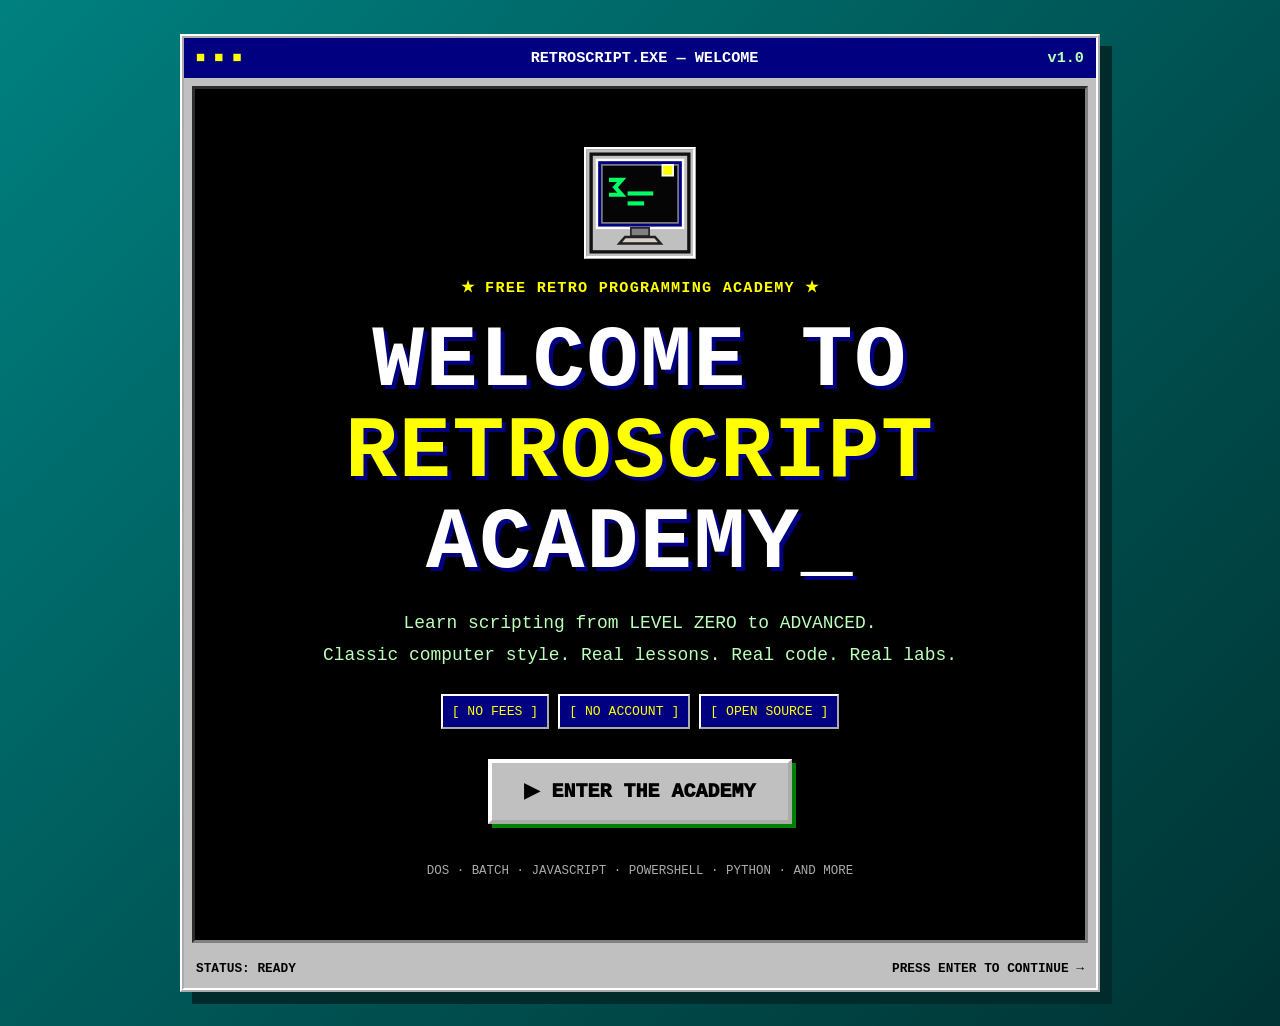
<file: index.html>
<!doctype html>
<html lang="en">
<head>
<meta charset="utf-8"><meta name="viewport" content="width=device-width,initial-scale=1">
<meta name="theme-color" content="#000080"><link rel="icon" type="image/svg+xml" href="./retroscript-logo.svg"><link rel="shortcut icon" href="./retroscript-logo.svg"><meta name="apple-mobile-web-app-title" content="RetroScript Academy"><meta name="description" content="A free, retro-styled scripting academy: learn DOS, batch, JavaScript, JScript, VBScript, PowerShell, Bash and Python from zero to advanced.">
<title>RetroScript Academy — Learn the language of computers</title>
<style>
:root{--bg:#0b1020;--panel:#121a2d;--panel2:#18243b;--line:#2a3b58;--text:#e8eefb;--muted:#9caec9;--green:#9ef7a5;--cyan:#76e4f7;--amber:#ffd479;--pink:#ff9acb;--blue:#8bbcff;--shadow:0 12px 34px #0005}*{box-sizing:border-box}html{scroll-behavior:smooth}body{margin:0;background:radial-gradient(ellipse at top,#172642 0,#0b1020 55%);color:var(--text);font:16px/1.6 system-ui,-apple-system,Segoe UI,sans-serif}a{color:var(--cyan)}button,input,select,textarea{font:inherit}button{cursor:pointer}.mono,code,pre,.brand,.eyebrow,.tag,.terminal-output{font-family:ui-monospace,SFMono-Regular,Consolas,monospace}.shell{max-width:1320px;margin:auto;padding:0 22px}.topbar{position:sticky;top:0;z-index:10;background:#0b1020eF;border-bottom:1px solid var(--line);backdrop-filter:blur(12px)}.nav{display:flex;align-items:center;gap:18px;min-height:68px}.brand{font-weight:900;letter-spacing:-.04em;font-size:1.2rem;color:var(--green);text-decoration:none;white-space:nowrap}.brand span{color:var(--cyan)}.navlinks{display:flex;gap:6px;align-items:center;flex-wrap:wrap;margin-left:auto}.navlinks a,.navlinks button{color:var(--muted);text-decoration:none;border:0;background:transparent;padding:8px 10px;border-radius:8px;font-size:.9rem}.navlinks a:hover,.navlinks button:hover{background:var(--panel2);color:var(--text)}.menu-toggle{display:none;background:var(--panel);border:1px solid var(--line);color:var(--text);padding:7px 10px;border-radius:8px}.hero{padding:64px 0 38px;display:grid;grid-template-columns:1.2fr .8fr;gap:28px;align-items:center}.eyebrow{font-size:.78rem;letter-spacing:.13em;text-transform:uppercase;color:var(--green)}h1{font-size:clamp(2.4rem,6vw,4.9rem);line-height:1.03;letter-spacing:-.06em;margin:14px 0 20px}h1 em{font-style:normal;color:var(--green)}.lead{font-size:1.12rem;color:var(--muted);max-width:720px}.actions{display:flex;gap:10px;flex-wrap:wrap;margin-top:25px}.btn{border:1px solid var(--line);background:var(--panel2);color:var(--text);padding:11px 15px;border-radius:10px;text-decoration:none;font-weight:700}.btn.primary{background:var(--green);color:#102017;border-color:var(--green)}.btn:hover{transform:translateY(-1px);filter:brightness(1.08)}.window{border:1px solid #486080;border-radius:12px;overflow:hidden;box-shadow:var(--shadow);background:#080d16}.windowbar{display:flex;align-items:center;gap:7px;padding:11px 13px;background:linear-gradient(90deg,#263c60,#192943);border-bottom:1px solid #486080;font: .82rem ui-monospace,monospace}.dot{width:9px;height:9px;border-radius:50%;background:#ff7b82}.dot:nth-child(2){background:#ffd479}.dot:nth-child(3){background:#9ef7a5}.windowtitle{margin-left:7px;color:#dce8ff}.terminal{padding:20px;font: .92rem/1.9 ui-monospace,monospace;color:var(--green);min-height:240px}.terminal .dim{color:#8ba3c7}.terminal .cyan{color:var(--cyan)}.terminal .amber{color:var(--amber)}.status{display:flex;gap:12px;flex-wrap:wrap;margin:14px 0 30px}.status span{font-size:.82rem;color:var(--muted);border:1px solid var(--line);padding:6px 10px;border-radius:999px;background:#111a2b}.section{padding:42px 0}.section-head{display:flex;align-items:end;justify-content:space-between;gap:16px;margin-bottom:20px}.section h2{font-size:clamp(1.6rem,3vw,2.4rem);letter-spacing:-.04em;margin:0}.section-head p{margin:4px 0 0;color:var(--muted)}.grid{display:grid;grid-template-columns:repeat(3,minmax(0,1fr));gap:14px}.card{background:linear-gradient(145deg,#17233a,#101827);border:1px solid var(--line);border-radius:14px;padding:19px;min-width:0;transition:.18s}.card:hover{border-color:#5a7da9;transform:translateY(-2px)}.cardtop{display:flex;align-items:center;justify-content:space-between;gap:12px}.iconbox{display:grid;place-items:center;width:43px;height:43px;border:1px solid var(--line);border-radius:10px;background:#0c1423;font-size:1.25rem}.tag{font-size:.72rem;color:var(--green);border:1px solid #315d48;background:#153024;padding:3px 7px;border-radius:5px;white-space:nowrap}.card h3{margin:13px 0 5px;font-size:1.13rem}.card p{color:var(--muted);font-size:.92rem;margin:0 0 12px}.card ul{padding-left:18px;margin:10px 0;color:#c4d0e5;font-size:.86rem}.card .textlink{display:inline-block;margin-top:8px;text-decoration:none;font-weight:700}.toolbar{display:flex;gap:10px;flex-wrap:wrap;margin-bottom:16px}.field{width:100%;background:#0a1220;color:var(--text);border:1px solid var(--line);border-radius:9px;padding:11px 12px;min-width:0}.search{flex:1;min-width:220px}.layout{display:grid;grid-template-columns:260px minmax(0,1fr);gap:18px}.sidebar,.contentpanel{border:1px solid var(--line);border-radius:14px;background:#111a2a;padding:16px;min-width:0}.sidebar h3{font-size:.9rem;color:var(--muted);text-transform:uppercase;letter-spacing:.1em;margin:0 0 10px}.lessonlink{display:block;width:100%;text-align:left;border:0;background:transparent;color:var(--muted);padding:9px 10px;border-radius:8px;margin:2px 0}.lessonlink:hover,.lessonlink.active{background:#20314b;color:var(--green)}.contentpanel h3{margin-top:0}.contentpanel p,.contentpanel li{color:#c4d0e5}.contentpanel code{background:#07101c;border:1px solid #243550;padding:2px 5px;border-radius:4px;color:var(--green)}pre{overflow:auto;background:#070c14;color:#a9f6b1;padding:16px;border:1px solid #27364d;border-radius:10px;font-size:.87rem;line-height:1.7}pre code{border:0!important;background:transparent!important;padding:0!important}.note{border-left:3px solid var(--amber);background:#2a2418;padding:12px 14px;color:#f5dfb2;border-radius:0 8px 8px 0;margin:16px 0}.successnote{border-left-color:var(--green);background:#14271d;color:#c7f6d0}.terminalbox{background:#050a0f;border:1px solid #39523f;border-radius:10px;padding:15px;color:var(--green);font: .9rem/1.8 ui-monospace,monospace}.terminalbox form{display:flex;gap:8px}.terminalbox input{background:transparent;color:var(--green);border:0;outline:0;flex:1;min-width:0;font:inherit}.terminal-output{white-space:pre-wrap;overflow-wrap:anywhere;min-height:130px;max-height:300px;overflow:auto;color:#c4f7ca}.playground{display:grid;grid-template-columns:1fr 1fr;gap:12px}.playground textarea{min-height:230px;resize:vertical;background:#070c14;color:#b6f7c0;border:1px solid var(--line);border-radius:10px;padding:14px;font: .9rem/1.6 ui-monospace,monospace}.output{min-height:230px;background:#070c14;color:#e8eefb;border:1px solid var(--line);border-radius:10px;padding:14px;white-space:pre-wrap;overflow-wrap:anywhere;font: .9rem/1.6 ui-monospace,monospace}.quiz-option{display:block;width:100%;text-align:left;margin:8px 0;padding:11px 13px;border:1px solid var(--line);background:#0b1423;color:var(--text);border-radius:8px}.quiz-option:hover{border-color:var(--cyan)}.quiz-option.correct{border-color:var(--green);background:#153024}.quiz-option.wrong{border-color:#ff9292;background:#351c25}.progressbar{height:8px;background:#26334a;border-radius:99px;overflow:hidden}.progressbar span{display:block;height:100%;background:var(--green);width:0;transition:width .2s}.small{font-size:.85rem;color:var(--muted)}.pillrow{display:flex;gap:8px;flex-wrap:wrap}.pill{border:1px solid var(--line);border-radius:999px;padding:5px 9px;color:var(--muted);font-size:.8rem}.footer{border-top:1px solid var(--line);margin-top:45px;padding:28px 0;color:var(--muted);font-size:.88rem}.hidden{display:none!important}.empty{padding:30px;text-align:center;color:var(--muted)}@media(max-width:900px){.hero{grid-template-columns:1fr;padding-top:42px}.grid{grid-template-columns:repeat(2,minmax(0,1fr))}.layout{grid-template-columns:1fr}.sidebar{display:grid;grid-template-columns:repeat(2,minmax(0,1fr));gap:4px}.sidebar h3{grid-column:1/-1}.nav{flex-wrap:wrap;padding:10px 0}.navlinks{display:none;width:100%;margin:0}.navlinks.open{display:flex}.menu-toggle{display:block;margin-left:auto}}@media(max-width:600px){.shell{padding:0 14px}.grid{grid-template-columns:1fr}.playground{grid-template-columns:1fr}.section{padding:30px 0}.hero{padding-top:30px}.terminal{padding:15px;min-height:200px}.section-head{align-items:start;flex-direction:column}.sidebar{grid-template-columns:1fr 1fr}.navlinks a,.navlinks button{padding:8px}.status{gap:7px}.status span{font-size:.75rem}}

/* CLASSIC 1990s DESKTOP WEB THEME — intentionally avoids modern dashboard styling */
:root{--bg:#c0c0c0;--panel:#d4d0c8;--panel2:#c0c0c0;--line:#808080;--text:#111;--muted:#333;--green:#00ff00;--cyan:#00ffff;--amber:#ffff00;--pink:#ff00ff;--blue:#0000ee;--shadow:2px 2px 0 #fff,4px 4px 0 #404040}
html{scroll-behavior:auto;background:#008080}
body{margin:0;color:#111;background:#c0c0c0;font:16px/1.45 "Courier New",Courier,monospace}
a{color:#0000ee;text-decoration:underline}a:visited{color:#551a8b}
button,input,select,textarea{font-family:"Courier New",Courier,monospace}
.shell{max-width:1120px;padding:0 12px}
.topbar{position:relative;top:auto;z-index:2;background:#000080;border:0;border-bottom:4px ridge #d4d0c8;backdrop-filter:none}
.nav{min-height:54px;gap:12px}
.brand{font-size:1.12rem;letter-spacing:0;color:#fff;text-shadow:2px 2px #000;white-space:normal}
.brand span{color:#ffff00}
.navlinks{gap:3px}
.navlinks a,.navlinks button{color:#fff;background:#000080;border:2px outset #c0c0c0;border-radius:0;padding:5px 8px;font-size:.85rem;text-decoration:underline}
.navlinks a:hover,.navlinks button:hover{background:#0000aa;color:#ffff00}
.menu-toggle{background:#c0c0c0;color:#000;border:2px outset #fff;border-radius:0}
.hero{padding:28px 0 18px;grid-template-columns:1fr 1fr;gap:18px}
.eyebrow{font-size:.82rem;letter-spacing:0;color:#008000;text-transform:uppercase}
h1{font-family:"Courier New",Courier,monospace;font-size:clamp(2rem,4vw,3.3rem);line-height:1.08;letter-spacing:-1px;margin:8px 0 14px;text-shadow:2px 2px #fff}
h1 em{color:#000080;text-decoration:underline}
.lead{font-size:1rem;color:#222}
.actions{gap:8px;margin-top:16px}
.btn{display:inline-block;border:3px outset #fff;border-radius:0;background:#c0c0c0;color:#000;padding:7px 12px;text-decoration:underline;font-weight:bold;box-shadow:1px 1px #404040}
.btn.primary{background:#ffff00;color:#000;border-color:#fff}
.btn:hover{transform:none;filter:none;background:#000080;color:#fff}
.window{border:4px ridge #d4d0c8;border-radius:0;box-shadow:4px 4px #404040;background:#000;overflow:hidden}
.windowbar{background:#000080;border:0;border-bottom:3px ridge #d4d0c8;border-radius:0;color:#fff;padding:7px 9px;font-size:.82rem}
.dot{width:11px;height:11px;border-radius:0;background:#ff0000;border:1px outset #fff}
.dot:nth-child(2){background:#ffff00}.dot:nth-child(3){background:#00ff00}
.windowtitle{color:#fff;font-weight:bold}
.terminal{background:#000;color:#00ff00;padding:15px;font-size:.9rem;min-height:215px;text-shadow:0 0 2px #00ff00}
.terminal .dim{color:#c0c0c0}.terminal .cyan{color:#00ffff}.terminal .amber{color:#ffff00}
.status{gap:7px;margin:10px 0 22px}
.status span{font-size:.8rem;color:#111;border:2px inset #fff;padding:4px 7px;border-radius:0;background:#d4d0c8}
.section{padding:27px 0}
.section-head{margin-bottom:13px}
.section h2{font-family:"Courier New",Courier,monospace;font-size:clamp(1.4rem,2.5vw,2rem);letter-spacing:0;text-decoration:underline;text-decoration-color:#808080;text-underline-offset:5px}
.section-head p{color:#333}
.grid{gap:12px}
.card{background:#d4d0c8;border:3px ridge #fff;border-radius:0;padding:14px;box-shadow:2px 2px #404040;transition:none}
.card:hover{border-color:#fff;transform:none;box-shadow:2px 2px #404040}
.iconbox{width:40px;height:40px;border:2px inset #fff;border-radius:0;background:#c0c0c0;color:#000}
.tag{font-size:.7rem;color:#006000;border:1px solid #008000;background:#c0c0c0;padding:2px 5px;border-radius:0;white-space:normal}
.card h3{font-size:1.05rem;margin:10px 0 5px}
.card p,.card ul{color:#222}
.card .textlink{color:#0000ee;text-decoration:underline}
.toolbar{gap:7px}
.field{background:#fff;color:#000;border:2px inset #fff;border-radius:0;padding:8px 9px}
.layout{gap:12px}
.sidebar,.contentpanel{border:3px ridge #fff;border-radius:0;background:#d4d0c8;padding:12px;box-shadow:2px 2px #404040}
.sidebar h3{color:#000080;letter-spacing:0;text-decoration:underline}
.lessonlink{color:#0000ee;border:1px solid transparent;border-radius:0;padding:7px 8px;text-decoration:underline}
.lessonlink:hover,.lessonlink.active{background:#000080;color:#fff;border:1px dotted #ffff00}
.contentpanel p,.contentpanel li{color:#222}
.contentpanel code{background:#000;color:#00ff00;border:1px solid #808080;border-radius:0;padding:1px 4px}
pre{background:#000;color:#00ff00;border:3px inset #808080;border-radius:0;padding:13px;font-size:.86rem;line-height:1.55}
pre code{color:#00ff00}
.note{border:2px solid #808000;border-left:7px solid #808000;background:#ffffcc;color:#222;padding:10px 12px;border-radius:0}
.successnote{border-left-color:#008000;background:#ccffcc;color:#111}
.terminalbox{background:#000;border:3px inset #808080;border-radius:0;padding:12px;color:#00ff00}
.terminalbox input{color:#00ff00}
.terminal-output{color:#00ff00}
.playground{gap:10px}
.playground textarea,.output{border:3px inset #808080;border-radius:0;background:#000;color:#00ff00;padding:12px;font-family:"Courier New",Courier,monospace}
.output{color:#00ff00}
.quiz-option{border:2px outset #fff;background:#d4d0c8;color:#111;border-radius:0;padding:9px 11px}
.quiz-option:hover{border-color:#000080;background:#000080;color:#fff}
.quiz-option.correct{border:2px inset #008000;background:#ccffcc;color:#000}
.quiz-option.wrong{border:2px inset #800000;background:#ffcccc;color:#000}
.progressbar{height:12px;background:#fff;border:2px inset #808080;border-radius:0}
.progressbar span{background:#008000;transition:none}
.pillrow{gap:5px}.pill{border:1px solid #808080;border-radius:0;background:#d4d0c8;color:#111;padding:3px 6px}
.footer{border-top:3px double #808080;margin-top:30px;padding:20px 0;color:#333}
.empty{color:#333}
::selection{background:#000080;color:#fff}
@media(max-width:900px){.hero{grid-template-columns:1fr;padding-top:22px}.nav{flex-wrap:wrap;padding:7px 0}.navlinks{background:#000080;padding:5px}.sidebar{grid-template-columns:repeat(2,minmax(0,1fr))}}
@media(max-width:600px){.shell{padding:0 8px}.hero{padding-top:18px}.section{padding:20px 0}.grid{grid-template-columns:1fr}.sidebar{grid-template-columns:1fr 1fr}.terminal{padding:11px}.section-head{align-items:start}.navlinks a,.navlinks button{padding:5px;font-size:.78rem}}

/* Practical lab bench: restrained terminal-era styling, not a simulated OS. */
.labbench{display:grid;grid-template-columns:minmax(0,1.05fr) minmax(0,.95fr);gap:24px;border:2px solid var(--line);border-radius:0!important;box-shadow:none!important;background:var(--panel)!important}
.lab-controls,.lab-instructions{min-width:0}.lab-controls label{display:block;font:700 .78rem ui-monospace,monospace;letter-spacing:.06em;color:var(--green);margin:0 0 8px}.lab-controls select,.lab-controls textarea{width:100%;background:#050807;color:#b6ffb6;border:1px solid #64815f;border-radius:0;padding:12px;font:14px/1.55 ui-monospace,monospace;margin-bottom:14px}.lab-controls textarea{resize:vertical;min-height:240px;white-space:pre;tab-size:4}.lab-instructions h3,.lab-instructions h4{font-family:ui-monospace,monospace;color:var(--amber)}.lab-instructions li{margin:0 0 10px}.lab-count{margin-top:10px}.labbench .note{border-left:3px solid var(--amber);border-radius:0}
@media(max-width:760px){.labbench{grid-template-columns:1fr;gap:18px}.lab-controls textarea{min-height:190px}}

/* RETROSCRIPT LANDING PAGE + DEVICE RESPONSIVENESS */
.skip-link{position:absolute;left:8px;top:-100px;background:#ffff00;color:#000;padding:10px 14px;z-index:99;border:3px outset #fff;font-weight:900}.skip-link:focus{top:8px}
.brand{display:flex;align-items:center;gap:9px;min-width:0}.brand img{width:42px;height:42px;image-rendering:pixelated;flex:0 0 auto;border:2px solid #fff;background:#c0c0c0}.brandword{overflow-wrap:anywhere}.landing-page{position:relative;isolation:isolate;margin:10px 0 0;padding:38px 0 28px;border-bottom:3px double #808080}.landing-page:before{content:"";position:absolute;inset:12px -10px 18px;z-index:-1;pointer-events:none;background:repeating-linear-gradient(0deg,transparent 0 23px,#80808012 24px 25px);border:1px solid #80808055}.landing-copy{min-width:0}.landing-stamp{display:flex;align-items:center;gap:14px;margin:0 0 24px;padding:12px;border:3px ridge #d4d0c8;background:#000080;color:#fff;max-width:max-content;box-shadow:5px 5px 0 #000}.landing-stamp img{image-rendering:pixelated;border:2px solid #ffff00;background:#c0c0c0;flex:0 0 auto}.landing-stamp strong,.landing-stamp small{display:block;font-family:ui-monospace,Consolas,monospace}.landing-stamp strong{font-size:clamp(.95rem,2vw,1.2rem);color:#ffff00;letter-spacing:.02em}.landing-stamp small{margin-top:5px;font-size:clamp(.58rem,1.3vw,.72rem);color:#baffba}.landing-page h1{max-width:900px;text-shadow:2px 2px 0 #000}.landing-page .lead{max-width:670px}.landing-page .btn{border-radius:0;border-width:3px;border-style:outset;text-transform:uppercase}.landing-page .btn.primary{border-color:#fff;background:#ffff00;color:#000}.landing-page .status{margin-bottom:0}.landing-page .window{border-radius:0;border:3px ridge #d4d0c8;box-shadow:7px 7px 0 #000}.landing-page .windowbar{border-radius:0}.landing-page .terminal{overflow-wrap:anywhere}.topbar{backdrop-filter:none}.nav{gap:10px}.navlinks{min-width:0}.navlinks a{white-space:normal}
img,svg,video,canvas{max-width:100%}pre{max-width:100%;overflow-x:auto;overscroll-behavior-inline:contain}code{overflow-wrap:anywhere}.card,.contentpanel,.sidebar,.labbench,.window{min-width:0;max-width:100%}input,select,textarea,button{max-width:100%}.layout>*{min-width:0}
@media(min-width:1200px){.landing-page{min-height:440px}.landing-page h1{font-size:clamp(3.2rem,5.2vw,5.2rem)}}
@media(max-width:900px){.landing-page{padding-top:22px}.landing-page:before{inset:8px 0 14px}.landing-stamp{margin-bottom:18px}.nav{align-items:center}.navlinks{flex-wrap:wrap}}
@media(max-width:760px){.shell{width:100%;padding-left:12px;padding-right:12px}.brand{font-size:1rem;max-width:calc(100% - 95px)}.brand img{width:36px;height:36px}.brandword{line-height:1.2}.menu-toggle{flex:0 0 auto}.navlinks.open{display:grid;grid-template-columns:repeat(2,minmax(0,1fr));gap:5px}.navlinks a{display:block;text-align:center;overflow-wrap:anywhere}.landing-page{gap:16px}.landing-page .terminal{font-size:.82rem;min-height:0}.landing-stamp{width:100%;max-width:100%;padding:9px}.landing-stamp img{width:60px;height:60px}.landing-page h1{font-size:clamp(2.2rem,10vw,3.6rem)}.actions .btn{flex:1 1 160px;text-align:center}.status span{max-width:100%;overflow-wrap:anywhere}.section-head{gap:8px}}
@media(max-width:420px){.shell{padding-left:8px;padding-right:8px}.nav{gap:6px}.brand{font-size:.78rem;letter-spacing:0;max-width:calc(100% - 78px);gap:6px}.brand img{width:30px;height:30px}.menu-toggle{font-size:.75rem;padding:6px}.navlinks.open{grid-template-columns:1fr 1fr}.landing-stamp{gap:8px}.landing-stamp img{width:48px;height:48px}.landing-stamp small{font-size:.55rem}.landing-page h1{font-size:clamp(2rem,9vw,2.7rem);letter-spacing:-.04em}.lead{font-size:1rem}.terminal{font-size:.75rem}.sidebar{grid-template-columns:1fr}.toolbar>*{min-width:0}.search{min-width:0}}
@media(prefers-reduced-motion:reduce){html{scroll-behavior:auto}*,*:before,*:after{animation-duration:.01ms!important;animation-iteration-count:1!important;transition:none!important}}


/* Dedicated first-screen retro landing page: intentionally visible on initial page load. */
.boot-landing{min-height:100vh;min-height:100svh;padding:clamp(12px,3vw,34px);display:grid;place-items:center;background:#008080;background-image:linear-gradient(135deg,#008080 0%,#005858 48%,#003333 100%);color:#fff;font-family:ui-monospace,Consolas,"Courier New",monospace}
.boot-frame{width:min(100%,920px);background:#c0c0c0;color:#000;border:4px ridge #fff;box-shadow:12px 12px 0 #002b2b;min-width:0}
.boot-titlebar{display:flex;align-items:center;gap:10px;justify-content:space-between;flex-wrap:wrap;padding:9px 12px;background:#000080;color:#fff;font-weight:900;font-size:clamp(.72rem,2vw,.95rem)}
.boot-lights{color:#ffff00;white-space:nowrap}.boot-version{color:#baffba}
.boot-content{text-align:center;padding:clamp(22px,6vw,58px) clamp(12px,4vw,34px);background:#000;color:#00ff66;border:3px inset #808080;margin:8px;overflow-wrap:anywhere}
.boot-logo{display:block;width:clamp(72px,14vw,112px);height:auto;margin:0 auto 18px;image-rendering:pixelated;border:3px ridge #fff;background:#c0c0c0}
.boot-kicker{color:#ffff00;font-weight:900;letter-spacing:.08em;font-size:clamp(.7rem,2vw,.95rem)}
.boot-content h1{font-size:clamp(2rem,7.4vw,5.4rem);line-height:1.05;letter-spacing:.02em;margin:18px 0;color:#fff;text-shadow:4px 4px #000080;overflow-wrap:anywhere}
.boot-content h1 span{color:#ffff00}.boot-description{font-size:clamp(.85rem,2.3vw,1.12rem);line-height:1.8;color:#baffba}
.boot-facts{display:flex;justify-content:center;gap:9px;flex-wrap:wrap;margin:22px 0}.boot-facts span{background:#000080;color:#ffff00;padding:6px 9px;border:2px outset #fff;font-size:clamp(.65rem,1.7vw,.82rem)}
.boot-enter{display:inline-block;margin:8px auto 10px;padding:14px clamp(14px,4vw,32px);background:#c0c0c0;color:#000;border:4px outset #fff;font-weight:1000;font-size:clamp(.9rem,2.8vw,1.25rem);text-decoration:none;box-shadow:4px 4px 0 #008000}
.boot-enter:hover,.boot-enter:focus{background:#ffff00;outline:3px solid #00ff66;outline-offset:3px}.boot-footnote{margin:26px 0 0;color:#aaa;font-size:clamp(.6rem,1.6vw,.78rem);line-height:1.8}
.boot-status{display:flex;justify-content:space-between;gap:8px;flex-wrap:wrap;padding:9px 12px;background:#c0c0c0;color:#000;font-size:clamp(.62rem,1.7vw,.8rem);font-weight:900}
@media(max-width:480px){.boot-landing{padding:8px}.boot-frame{box-shadow:5px 5px 0 #002b2b}.boot-content{margin:5px;padding:22px 10px}.boot-status{justify-content:center;text-align:center}.boot-content h1{letter-spacing:0}.boot-description br{display:none}}
@media(prefers-reduced-motion:reduce){.boot-landing *{scroll-behavior:auto}}


.route-main{min-height:70vh}.topbar[hidden],main section[hidden],.footer[hidden]{display:none!important}.navlinks a[aria-current="page"]{background:#ffff00!important;color:#000!important;outline:2px dotted #000;outline-offset:1px}.brand:focus-visible,.navlinks a:focus-visible{outline:3px solid #ffff00;outline-offset:3px}

/* App-like layout: keep the browser viewport fixed and scroll only inside the active page content. */
body.route-app{height:100vh;height:100svh;overflow:hidden;display:flex;flex-direction:column}
body.route-app .topbar{flex:0 0 auto}
body.route-app main.route-main{flex:1 1 auto;min-height:0;height:auto;overflow-y:auto;overscroll-behavior:contain;padding-bottom:24px}
body.route-app .footer{display:none!important}
body.route-app main.route-main>section:not([hidden]){margin-bottom:0}
.boot-landing{min-height:100vh;min-height:100svh}
@media(max-height:760px){.boot-content{padding-top:clamp(10px,2.2vh,24px);padding-bottom:clamp(10px,2.2vh,24px)}.boot-logo{width:clamp(48px,9vh,78px);margin-bottom:8px}.boot-kicker{margin:8px 0}.boot-content h1{font-size:clamp(1.7rem,6vh,3.5rem);margin:8px 0}.boot-description{line-height:1.45;margin:8px 0}.boot-facts{margin:10px 0}.boot-footnote{margin-top:10px}}
.boot-landing[hidden]{display:none!important}
</style>
<link rel="manifest" href="./manifest.webmanifest">
</head>
<body>
<section class="boot-landing" id="landing" aria-labelledby="landingTitle">
  <div class="boot-frame">
    <div class="boot-titlebar"><span class="boot-lights">■ ■ ■</span><span>RETROSCRIPT.EXE — WELCOME</span><span class="boot-version">v1.0</span></div>
    <div class="boot-content">
      <img class="boot-logo" src="./retroscript-logo.svg" alt="RetroScript Academy pixel computer logo" width="112" height="112">
      <p class="boot-kicker">★ FREE RETRO PROGRAMMING ACADEMY ★</p>
      <h1 id="landingTitle">WELCOME TO<br><span>RETROSCRIPT</span><br>ACADEMY_</h1>
      <p class="boot-description">Learn scripting from LEVEL ZERO to ADVANCED.<br>Classic computer style. Real lessons. Real code. Real labs.</p>
      <div class="boot-facts"><span>[ NO FEES ]</span><span>[ NO ACCOUNT ]</span><span>[ OPEN SOURCE ]</span></div>
      <a class="boot-enter" href="./courses.html">▶ ENTER THE ACADEMY</a>
      <p class="boot-footnote">DOS · BATCH · JAVASCRIPT · POWERSHELL · PYTHON · AND MORE</p>
    </div>
    <div class="boot-status"><span>STATUS: READY</span><span>PRESS ENTER TO CONTINUE →</span></div>
  </div>
</section>
<a class="skip-link" href="#courses">Skip to courses</a><header class="topbar"><div class="shell nav"><a class="brand" href="./index.html" aria-label="RetroScript Academy home"><img src="./retroscript-logo.svg" alt="" width="42" height="42"> <span class="brandword">RETRO<span>SCRIPT</span>_ACADEMY</span></a><button class="menu-toggle" id="menuToggle" aria-label="Toggle navigation">☰ MENU</button><nav class="navlinks" id="navlinks"><a href="./courses.html">Courses</a><a href="./labs.html">Real Labs</a><a href="./js-lab.html">JS Lab</a><a href="./studio.html">Code Studio</a><a href="./practice.html">Practice</a><a href="./reference.html">Reference</a></nav></div></header>
<main class="shell">
<section class="hero landing-page" id="home"><div class="landing-copy"><div class="landing-stamp"><img src="./retroscript-logo.svg" alt="RetroScript Academy retro computer logo" width="76" height="76"><span><strong>RETROSCRIPT ACADEMY</strong><small>FREE COMPUTER LEARNING SYSTEM · EST. 1995*</small></span></div><div class="eyebrow">● Free learning system // build 1.0</div><h1>Boot up your brain.<br>Learn the <em>language</em><br>of computers.</h1><p class="lead">A retro-style scripting academy for curious beginners. Learn classic and modern languages from level zero to advanced—with real lessons, source code, and practical labs.</p><div class="actions"><a class="btn primary" href="./courses.html">▶ START LEARNING</a><a class="btn" href="./labs.html">OPEN REAL LABS</a></div><div class="status"><span>✓ FREE FOREVER</span><span>✓ NO ACCOUNT</span><span>✓ PHONE · TABLET · DESKTOP</span><span>✓ REAL CODE &amp; RESULTS</span></div></div><div class="window"><div class="windowbar"><i class="dot"></i><i class="dot"></i><i class="dot"></i><span class="windowtitle">C:\RETROSCRIPT\WELCOME.EXE</span></div><div class="terminal"><div class="dim">RETROSCRIPT ACADEMY [Version 1.0]</div><br><div>Booting learning environment...</div><div class="cyan">Loading course catalog ........ OK</div><div class="cyan">Loading practice labs .......... OK</div><div class="cyan">Checking learner progress ...... OK</div><br><div class="amber">Welcome, future script author.</div><div>Type <span class="cyan">HELP</span> to begin.</div><br><div class="dim">C:\LEARN&gt; <span style="animation:blink 1s steps(2,start) infinite">_</span></div></div></div></section>
<section class="section" id="courses"><div class="section-head"><div><div class="eyebrow">Course directory / 001—010</div><h2>Choose your learning path</h2><p>Start at zero. Move forward at your own pace.</p></div></div><div class="toolbar"><input class="field search" id="courseSearch" type="search" placeholder="Search courses, topics, commands..."><select class="field" id="levelFilter" style="max-width:190px"><option value="all">All levels</option><option value="zero">Level zero</option><option value="beginner">Beginner</option><option value="intermediate">Intermediate</option><option value="advanced">Advanced</option></select></div><div class="grid" id="courseGrid"></div><div class="empty hidden" id="noCourses">No courses match your search.</div></section>
<section class="section" id="lesson"><div class="section-head"><div><div class="eyebrow">Learning console / selected lesson</div><h2 id="lessonHeading">Your first command</h2><p id="lessonSub">A short lesson with examples you can try.</p></div><span class="tag" id="lessonLevel">LEVEL 0</span></div><div class="layout"><aside class="sidebar"><h3>Lesson index</h3><div id="lessonNav"></div></aside><article class="contentpanel" id="lessonContent" aria-live="polite"></article></div></section>
<section class="section" id="lab"><div class="section-head"><div><div class="eyebrow">Real-world workstation / setup guide</div><h2>Practice on a real computer</h2><p>No fake operating system. Learn where each language actually runs and execute it in its intended environment.</p></div></div><div class="grid">
<article class="card"><div class="tag">WINDOWS · COMMAND PROMPT</div><h3>DOS-style commands & Batch</h3><p>Open the real Windows Command Prompt: press <code>Win + R</code>, type <code>cmd</code>, and press Enter. These are modern Windows commands, not a perfect copy of original MS-DOS.</p><pre><code>cd
dir
mkdir RetroPractice
cd RetroPractice
echo Hello from a real command prompt&gt;hello.txt
type hello.txt</code></pre><p><strong>Observe:</strong> <code>cd</code> shows the current directory; <code>dir</code> lists its contents; the final command reads the file you created. Run this in a practice folder you own.</p></article>
<article class="card"><div class="tag">JAVASCRIPT · REAL RUNTIME</div><h3>Run JavaScript locally</h3><p>The JavaScript workshop below executes your code in a browser JavaScript engine. For scripts outside a webpage, install Node.js from its official website, save code as <code>lesson.js</code>, then run <code>node lesson.js</code> in a terminal.</p><pre><code>const name = "learner";
console.log(`Hello, ${name}!`);</code></pre><p>Change the value, run again, and compare the output. No paid API or account is required.</p></article>
<article class="card"><div class="tag">POWERSHELL</div><h3>Use the actual PowerShell</h3><p>Open PowerShell or Windows Terminal. Inspect before changing system state.</p><pre><code>Get-Location
Get-ChildItem
Get-Help Get-ChildItem
"Hello from PowerShell"</code></pre><p>PowerShell pipelines pass structured objects, not just plain text. Start with read-only commands and read help before trying administrative actions.</p></article>
<article class="card"><div class="tag">LINUX · macOS · BASH</div><h3>Use a real shell</h3><p>Open your system terminal, or use WSL on Windows to install a Linux environment. Commands vary by operating system.</p><pre><code>pwd
printf '%s\n' 'Hello from the shell'
mkdir -p practice
cd practice
printf '%s\n' 'notes' &gt; notes.txt
cat notes.txt</code></pre><p>These commands create and read a file in the current working directory. Understand every command before running it.</p></article>
<article class="card"><div class="tag">LEGACY WINDOWS SCRIPTING</div><h3>JScript & VBScript</h3><p>These lessons teach the real syntax and history of Windows Script Host. They do not run in this website: execution requires a compatible Windows environment, and VBScript support is deprecated or restricted on modern Windows versions.</p><pre><code>// JScript example: hello.js
WScript.Echo("Hello from Windows Script Host");</code></pre><p>Use only a machine you control. Do not run unknown scripts or examples that delete files, change settings, or access the network.</p></article>
<article class="card"><div class="tag">PYTHON · PHP · OTHER LANGUAGES</div><h3>Install the correct runtime</h3><p>Python scripts need Python; PHP scripts need PHP; Perl, Ruby, Lua and Tcl each have their own runtimes. Static hosting publishes teaching materials but does not install or execute those runtimes for you.</p><p>Each course explains how to save a source file, run it locally, interpret the result, and troubleshoot common errors.</p></article>
</div><div class="note"><strong>Important:</strong> GitHub Pages hosts static files only. This site provides actual teaching and a real browser JavaScript runner; it cannot execute DOS, Batch, PowerShell, VBScript, Bash, Python or PHP on GitHub's server. Follow the setup steps to run those languages in their real environments.</div></section>

<section class="section" id="real-labs"><div class="section-head"><div><div class="eyebrow">REAL LAB BENCH / NO FAKE OUTPUT</div><h2>Real language labs</h2><p>Choose any course to get its actual starter source, a file you can download, and instructions for running it with the language's real runtime. Browser-only execution is not falsely claimed for languages that need an installed host.</p></div></div><div class="contentpanel labbench"><div class="lab-controls"><label for="labLanguage">LANGUAGE / RUNTIME</label><select id="labLanguage"></select><label for="labSource">STARTER SOURCE — EDIT BEFORE DOWNLOADING</label><textarea id="labSource" spellcheck="false" rows="12"></textarea><div class="actions"><button class="btn primary" id="downloadLab">Download source file</button><button class="btn" id="resetLab">Restore starter</button><button class="btn" id="copyLab">Copy source</button></div></div><div class="lab-instructions"><div class="tag" id="labTag">REAL RUNTIME</div><h3 id="labTitle">Choose a language</h3><p id="labDesc"></p><h4>Run it for real</h4><ol id="labSteps"></ol><p><a id="labDocs" href="https://www.google.com/search?q=official+language+documentation" target="_blank" rel="noopener noreferrer">Open official documentation ↗</a></p><div class="note"><strong>Honest runtime status:</strong> downloading source is real; the source is not executed by this static page. Run it in the actual interpreter, shell, application or database engine shown here. Browser security and GitHub Pages do not provide every legacy runtime.</div></div></div><div class="small lab-count" id="labCount"></div></section>
<section class="section" id="playground"><div class="section-head"><div><div class="eyebrow">Code workshop / JavaScript</div><h2>Run your first JavaScript</h2><p>Runs locally in a restricted iframe with no network access or parent-page access.</p></div><button class="btn" id="resetJs">Reset example</button></div><div class="playground"><div><label for="jsCode" class="small">EDITABLE SOURCE</label><textarea id="jsCode" spellcheck="false">const name = "learner";
console.log("Hello, " + name + "!");

for (let i = 1; i <= 3; i++) {
  console.log("Practice line " + i);
}</textarea><div class="actions"><button class="btn primary" id="runJs">▶ Run code</button><button class="btn" id="clearJs">Clear output</button></div></div><div><label class="small" for="jsOutput">CONSOLE OUTPUT</label><div class="output" id="jsOutput" role="status">Output appears here...</div></div></div><div class="note">Safety: this playground is for learning small JavaScript snippets. Do not paste code you do not understand. The runner blocks network access and isolates the code from the academy page, but it is not a substitute for a hardened production sandbox.</div></section>
<section class="section" id="practice"><div class="section-head"><div><div class="eyebrow">Knowledge check / practice 001</div><h2>Quick practice</h2><p>Answer, learn why, then try another question.</p></div></div><div class="contentpanel"><div class="pillrow"><span class="pill" id="quizCount">Question 1</span><span class="pill" id="quizScore">Score: 0</span></div><h3 id="quizQuestion" style="margin-top:18px">What does the DOS command DIR usually do?</h3><div id="quizOptions"></div><p id="quizFeedback" aria-live="polite" class="small"></p><button class="btn" id="nextQuestion">Next question →</button></div></section>
<section class="section" id="reference"><div class="section-head"><div><div class="eyebrow">Quick reference / pocket manual</div><h2>Command & language reference</h2><p>Short reminders for your next practice session.</p></div></div><div class="grid" id="referenceGrid"></div></section>
<section class="section"><div class="section-head"><div><div class="eyebrow">Learning progress / saved on this device</div><h2>Your progress</h2><p>Progress is stored locally in this browser. No account or server is involved.</p></div></div><div class="contentpanel"><div style="display:flex;justify-content:space-between;gap:10px;flex-wrap:wrap"><strong id="progressLabel">0 of 10 courses explored</strong><button class="btn" id="clearProgress">Reset progress</button></div><div class="progressbar" style="margin:14px 0"><span id="progressFill"></span></div><p class="small">Open a course to mark it explored. This is a local learning aid, not a formal qualification or certification.</p></div></section>
<footer class="footer"><div class="brand">RETRO<span>SCRIPT</span>_ACADEMY</div><p>Built for curious minds. Static files, free hosting, no paid APIs, no account required.</p><p>Legacy scripting courses explain historical behavior. Always verify commands and run scripts only in environments you control.</p><div class="pillrow"><span class="pill">HTML</span><span class="pill">CSS</span><span class="pill">Vanilla JavaScript</span><span class="pill">GitHub Pages</span><span class="pill">No backend</span></div></footer>
</main>
<script>
const courses=[
{id:'dos',name:'DOS & Command Line',icon:'▣',tag:'START HERE',level:'zero',desc:'Understand the command prompt, drives, folders, paths and classic DOS commands.',topics:['What is DOS?','DIR, CD, MD and RD','COPY, MOVE, DEL and TYPE','Paths and wildcards','Redirection and pipes','Environment variables']},
{id:'batch',name:'Batch Scripting',icon:'>_',tag:'AUTOMATION',level:'beginner',desc:'Turn commands into reusable .BAT and .CMD scripts.',topics:['Your first batch file','ECHO and variables','IF and comparisons','FOR loops','Arguments and subroutines','Error handling']},
{id:'js',name:'JavaScript',icon:'{ }',tag:'MODERN CORE',level:'zero',desc:'Learn programming fundamentals and build toward advanced browser and Node.js work.',topics:['Values and variables','Conditions and loops','Functions','Arrays and objects','DOM and events','Promises and async/await']},
{id:'jscript',name:'Microsoft JScript',icon:'J',tag:'LEGACY WINDOWS',level:'intermediate',desc:'Understand classic Microsoft scripting and Windows Script Host.',topics:['JScript vs JavaScript','cscript and wscript','Arguments and output','File automation concepts','COM automation','Compatibility and safety']},
{id:'vbs',name:'VBScript',icon:'V',tag:'LEGACY WINDOWS',level:'intermediate',desc:'Read and maintain classic VBScript and Windows automation scripts.',topics:['Variables and data types','Conditions and loops','Subroutines and functions','Arrays and dictionaries','FileSystemObject','Error handling']},
{id:'ps',name:'PowerShell',icon:'PS',tag:'WINDOWS ADMIN',level:'beginner',desc:'Learn objects, pipelines, cmdlets and practical Windows automation.',topics:['Cmdlets and help','Variables and objects','Pipelines','Conditions and loops','Functions and modules','Safe administration']},
{id:'bash',name:'Bash & POSIX Shell',icon:'$ _',tag:'UNIX / LINUX',level:'beginner',desc:'Work with terminals, shell variables, pipes, processes and automation.',topics:['Shell basics','Variables and quoting','Tests and conditions','Loops and functions','Pipes and redirection','Scripts and permissions']},
{id:'python',name:'Python Scripting',icon:'Py',tag:'GENERAL PURPOSE',level:'zero',desc:'A friendly language for automation, text processing and practical tools.',topics:['Values and variables','Conditions and loops','Functions and modules','Lists and dictionaries','Files and exceptions','Automation projects']},
{id:'php',name:'PHP & Web Scripts',icon:'<?',tag:'SERVER-SIDE CONCEPTS',level:'beginner',desc:'Learn PHP syntax and how server-side scripts differ from static websites.',topics:['PHP basics','Variables and arrays','Functions','Forms and validation','Files and JSON','Static vs server-side']},
{id:'more',name:'Scripting Language Atlas',icon:'∞',tag:'EXPLORE MORE',level:'advanced',desc:'Compare Perl, Ruby, Lua, Tcl, SQL, AppleScript and other automation languages.',topics:['Perl and text processing','Ruby scripting','Lua embedding','Tcl automation','SQL scripts','Choosing the right tool']}
];
const lessons={
dos:[
{title:"What is DOS?",level:"LEVEL 0",sub:"Understand command-line computing.",body:`<p>DOS means Disk Operating System. A command line lets you type instructions instead of clicking through menus. Modern Windows Command Prompt shares many commands with DOS but is not identical to original MS-DOS.</p><pre><code>cd
dir
mkdir Practice</code></pre><p><code>cd</code> displays the current folder, <code>dir</code> lists entries, and <code>mkdir</code> creates a folder. The prompt shows where commands will run.</p>`},
{title:"Files, folders and paths",level:"BEGINNER",sub:"Navigate deliberately.",body:`<p>A directory is a folder. A path identifies a location. Relative paths are interpreted from the current directory; absolute paths identify a location from the drive or root.</p><pre><code>cd Practice
echo Hello&gt;hello.txt
type hello.txt
cd ..</code></pre><p>Run this in a folder created for practice. The <code>&gt;</code> operator writes output to a file and can overwrite an existing destination.</p>`}
],
batch:[
{title:"Your first Batch file",level:"BEGINNER",sub:"A .bat file contains commands for cmd.exe.",body:`<p>Create a plain-text file named <code>hello.bat</code>.</p><pre><code>@echo off
set "learner=Student"
echo Hello, %learner%!
pause</code></pre><p><code>@echo off</code> hides commands as they run. <code>set</code> assigns an environment variable and <code>%learner%</code> expands it.</p>`},
{title:"Conditions and loops",level:"INTERMEDIATE",sub:"Make scripts choose and repeat.",body:`<pre><code>@echo off
if exist "notes.txt" (
  echo Notes file found.
) else (
  echo Notes file is missing.
)
for %%F in (*.txt) do echo Found: %%F</code></pre><p><code>IF</code> selects a branch and <code>FOR</code> repeats work. Inside a batch file, the loop variable uses two percent signs.</p>`}
],
js:[
{title:"Your first JavaScript",level:"LEVEL 0",sub:"Run code and inspect its output.",body:`<p>JavaScript instructions are statements. A string stores text; <code>console.log</code> displays a value in the console.</p><pre><code>const learner = "Student";
console.log("Hello, " + learner);</code></pre><p>Change the value and run the code in the JavaScript workshop. Predict the output first, then compare it.</p>`},
{title:"Conditions and loops",level:"BEGINNER",sub:"Let values control program flow.",body:`<pre><code>const score = 72;
if (score &gt;= 60) {
  console.log("Pass");
} else {
  console.log("Review");
}
for (let i = 1; i &lt;= 3; i++) {
  console.log(i);
}</code></pre><p>The condition determines which branch runs. The loop starts at 1, repeats while its condition is true, and increments i after each iteration.</p>`}
],
jscript:[
{title:"JScript basics",level:"INTERMEDIATE",sub:"A legacy Microsoft scripting dialect.",body:`<p>Microsoft JScript is a legacy ECMAScript implementation. Windows Script Host provides APIs that browser JavaScript does not automatically have.</p><pre><code>WScript.Echo("Hello from JScript");</code></pre><p>On a compatible Windows system, save this as <code>hello.js</code> and run it with <code>cscript //nologo hello.js</code>. This website documents JScript; it does not execute Windows Script Host.</p>`}
],
vbs:[
{title:"VBScript basics",level:"INTERMEDIATE",sub:"Read a classic Windows scripting language.",body:`<p>VBScript uses <code>Dim</code> for variable declarations and <code>WScript.Echo</code> for output in Windows Script Host.</p><pre><code>Dim learner
learner = "Student"
WScript.Echo "Hello, " &amp; learner</code></pre><p>VBScript is deprecated in modern Windows and may be unavailable depending on the system. Study it mainly for legacy maintenance.</p>`}
],
ps:[
{title:"Discover PowerShell commands",level:"BEGINNER",sub:"Start with help and read-only commands.",body:`<pre><code>Get-Location
Get-ChildItem
Get-Command
Get-Help Get-ChildItem</code></pre><p>PowerShell cmdlets commonly use Verb-Noun names. The pipeline can pass structured objects to the next command, not only plain text.</p>`}
],
bash:[
{title:"Your first shell commands",level:"BEGINNER",sub:"Explore a real Unix-like terminal.",body:`<pre><code>pwd
printf '%s\\\\n' 'Hello, shell!'
mkdir -p practice
cd practice</code></pre><p><code>pwd</code> prints the working directory. Quote strings to preserve spaces and avoid accidentally splitting values into multiple arguments.</p>`}
],
python:[
{title:"Your first Python script",level:"LEVEL 0",sub:"Readable syntax and indentation.",body:`<pre><code>learner = "Student"
print("Hello, " + learner)
for number in range(1, 4):
    print(number)</code></pre><p>Python uses indentation to group statements. The built-in <code>print</code> function displays values; <code>range(1, 4)</code> produces 1, 2 and 3.</p>`}
],
php:[
{title:"PHP basics",level:"BEGINNER",sub:"PHP requires a PHP runtime.",body:`<pre><code>&lt;?php
$name = "learner";
echo "Hello, " . $name;
?&gt;</code></pre><p>PHP commonly runs on a server or local PHP runtime. GitHub Pages serves static files and will not execute PHP source.</p>`}
],
more:[
{title:"Choose the right tool",level:"INTERMEDIATE",sub:"Match language to task and environment.",body:`<p>Bash is common for Unix shell tasks; PowerShell for Windows administration; Python for general automation; JavaScript for browsers and server runtimes; Perl for text processing; Ruby for expressive scripts; Lua for embedding; Tcl for specialized tooling. SQL is a database query language rather than a general-purpose shell.</p><p>Choose based on platform, available runtime, data format, security needs and maintainability.</p>`}
]
};

let activeCourse='dos',activeLesson=0;
const $=s=>document.querySelector(s);
function safeText(s){return String(s).replace(/[&<>"]/g,c=>({'&':'&amp;','<':'&lt;','>':'&gt;','"':'&quot;'}[c]));}
function getProgress(){try{return JSON.parse(localStorage.getItem('rsa-progress')||'[]')}catch{return []}}
function setProgress(a){try{localStorage.setItem('rsa-progress',JSON.stringify(a))}catch{}}
function updateProgress(){const p=getProgress();$('#progressLabel').textContent=p.length+' of '+courses.length+' courses explored';$('#progressFill').style.width=(p.length/courses.length*100)+'%'}
function renderCourses(){const q=$('#courseSearch').value.toLowerCase().trim(),level=$('#levelFilter').value;const visible=courses.filter(c=>(level==='all'||c.level===level)&&(c.name+' '+c.desc+' '+c.topics.join(' ')).toLowerCase().includes(q));$('#courseGrid').innerHTML=visible.map(c=>'<article class="card"><div class="cardtop"><div class="iconbox mono">'+safeText(c.icon)+'</div><span class="tag">'+safeText(c.tag)+'</span></div><h3>'+safeText(c.name)+'</h3><p>'+safeText(c.desc)+'</p><ul>'+c.topics.slice(0,3).map(t=>'<li>'+safeText(t)+'</li>').join('')+'</ul><a class="textlink" href="#lesson" data-course="'+c.id+'">Open course →</a></article>').join('');$('#noCourses').classList.toggle('hidden',visible.length>0);$('#courseGrid').querySelectorAll('[data-course]').forEach(a=>a.addEventListener('click',()=>openCourse(a.dataset.course)))}
function openCourse(id){activeCourse=id;activeLesson=0;const p=getProgress();if(!p.includes(id)){p.push(id);setProgress(p)}renderLesson();updateProgress();$('#lesson').scrollIntoView({behavior:'smooth',block:'start'})}
function renderLesson(){const c=courses.find(x=>x.id===activeCourse),ls=lessons[activeCourse]||[];$('#lessonHeading').textContent=c.name;$('#lessonSub').textContent=c.desc;$('#lessonLevel').textContent=(ls[activeLesson]?.level||c.level).toUpperCase();$('#lessonNav').innerHTML=(ls.length?ls:[{title:'Course overview'}]).map((l,i)=>'<button class="lessonlink '+(i===activeLesson?'active':'')+'" data-lesson="'+i+'">'+String(i+1).padStart(2,'0')+'. '+safeText(l.title)+'</button>').join('')+'<p class="small">Complete the lessons in order. Read the worked example, predict the output, run it in the real environment, then complete the exercise.</p>';$('#lessonNav').querySelectorAll('[data-lesson]').forEach(b=>b.addEventListener('click',()=>{activeLesson=Number(b.dataset.lesson);renderLesson()}));const l=ls[activeLesson];$('#lessonContent').innerHTML=l?'<div class="eyebrow">'+safeText(c.name)+' / LESSON '+String(activeLesson+1).padStart(2,'0')+'</div><h3>'+safeText(l.title)+'</h3><p>'+safeText(l.sub)+'</p>'+l.body+'<div class="actions"><button class="btn" id="prevLesson" '+(activeLesson===0?'disabled':'')+'>← Previous</button><button class="btn primary" id="nextLesson">'+(activeLesson===ls.length-1?'Course complete':'Next lesson →')+'</button></div>':'<h3>Course overview</h3><p>Lessons for this language are being added. Begin with the course topic list and explore the other paths. Content is bundled locally so it remains available without an API.</p>';const prev=$('#prevLesson'),next=$('#nextLesson');if(prev)prev.onclick=()=>{activeLesson=Math.max(0,activeLesson-1);renderLesson()};if(next)next.onclick=()=>{activeLesson=Math.min(ls.length-1,activeLesson+1);renderLesson()}}

const labLang=$('#labLanguage'),labSource=$('#labSource');
const officialDocs={
'JavaScript':'https://developer.mozilla.org/en-US/docs/Web/JavaScript','Node.js':'https://nodejs.org/en/learn','Python':'https://docs.python.org/3/','PHP':'https://www.php.net/manual/en/','Bash':'https://www.gnu.org/software/bash/manual/','PowerShell':'https://learn.microsoft.com/en-us/powershell/','DOS / Batch':'https://learn.microsoft.com/en-us/windows-server/administration/windows-commands/windows-commands','JScript':'https://learn.microsoft.com/en-us/previous-versions/windows/internet-explorer/ie-developer/scripting-articles/','VBScript':'https://learn.microsoft.com/en-us/previous-versions/d1wf56tt(v=vs.85)','Perl':'https://perldoc.perl.org/','Ruby':'https://www.ruby-lang.org/en/documentation/','Lua':'https://www.lua.org/manual/','Tcl':'https://www.tcl.tk/man/','AWK':'https://www.gnu.org/software/gawk/manual/','sed':'https://www.gnu.org/software/sed/manual/','Zsh':'https://zsh.sourceforge.io/Doc/','Fish Shell':'https://fishshell.com/docs/current/','KornShell (ksh)':'https://github.com/ksh93/ksh','csh & tcsh':'https://www.tcsh.org/','REXX / Regina REXX':'https://www.rexxla.org/','IBM z/OS REXX':'https://www.ibm.com/docs/en/zos','VBA for Office':'https://learn.microsoft.com/en-us/office/vba/api/overview/','Visual Basic 6':'https://learn.microsoft.com/en-us/previous-versions/visualstudio/visual-basic-6/','AutoHotkey v2':'https://www.autohotkey.com/docs/v2/','AutoHotkey v1 (Legacy)':'https://www.autohotkey.com/docs/v1/','AutoIt':'https://www.autoitscript.com/autoit3/docs/','AppleScript':'https://developer.apple.com/library/archive/documentation/AppleScript/Conceptual/AppleScriptLangGuide/','JavaScript for Automation':'https://developer.apple.com/library/archive/releasenotes/InterapplicationCommunication/RN-JavaScriptForAutomation/','Groovy':'https://groovy-lang.org/documentation.html','R Scripting':'https://cran.r-project.org/manuals.html','Julia Scripting':'https://docs.julialang.org/','SQL Scripting':'https://www.sqlite.org/lang.html','Oracle PL/SQL':'https://docs.oracle.com/en/database/oracle/oracle-database/','Microsoft T-SQL':'https://learn.microsoft.com/en-us/sql/t-sql/language-reference','ColdFusion / CFML':'https://helpx.adobe.com/coldfusion/user-guide.html','Classic ASP / VBScript':'https://learn.microsoft.com/en-us/previous-versions/iis/6.0-sdk/ms525441(v=vs.90)','ActionScript 3':'https://airsdk.dev/docs/','OpenVMS DCL':'https://www.hpe.com/info/openvms','KiXtart':'https://www.kixtart.org/','LotusScript':'https://help.hcl-software.com/dom_designer/','Expect':'https://core.tcl-lang.org/expect/index','Deno & TypeScript Scripts':'https://docs.deno.com/','PHP CLI Automation':'https://www.php.net/manual/en/features.commandline.php','PowerShell 5.1 vs 7+':'https://learn.microsoft.com/en-us/powershell/scripting/overview','HyperTalk & Historical Scripting':'https://hypercard.org/'
};
function labRuntime(c){const n=c.name;const ids={cmd:'Windows Command Prompt (cmd.exe)',batch:'Windows Command Prompt (cmd.exe)',dos:'DOS-compatible environment',javascript:'Browser JavaScript / Node.js',jscript:'Windows Script Host (legacy)',vbscript:'Windows Script Host (legacy)',powershell:'PowerShell',bash:'Bash',python:'Python 3',php:'PHP CLI',perl:'Perl',ruby:'Ruby',lua:'Lua',tcl:'Tcl',awk:'AWK',sed:'sed',zsh:'Zsh',fish:'Fish',ksh:'KornShell',csh:'tcsh',rexx:'REXX interpreter',ibmrexx:'IBM z/OS TSO/E',vba:'Microsoft Office VBA editor',vb6:'Visual Basic 6 IDE (legacy)',autohotkey:'AutoHotkey v2',autohotkey1:'AutoHotkey v1 (legacy)',autoit:'AutoIt',applescript:'macOS Script Editor',jxa:'macOS osascript -l JavaScript',groovy:'Groovy / JVM',r:'R interpreter',julia:'Julia',sql:'SQLite or your database engine',plsql:'Oracle Database / SQL Developer',tsql:'SQL Server / sqlcmd',cfml:'Adobe ColdFusion or compatible CFML runtime',classicasp:'IIS Classic ASP (legacy)',actionscript:'Compatible ActionScript 3 toolchain (legacy)',dcl:'OpenVMS DCL',kix:'KiXtart (legacy)',lotusscript:'HCL Notes/Domino Designer',expect:'Tcl + Expect',node:'Node.js',deno:'Deno', 'php-cli':'PHP CLI','powershell-version':'Windows PowerShell 5.1 or PowerShell 7+','hypertalk':'Historical HyperTalk-compatible environment',make:'make','vbs-wsh':'Windows Script Host (legacy)'};
return ids[c.id]||n+' interpreter / host application'}
function labFileName(c){const n=c.name.toLowerCase();const map={javascript:'hello.js',node:'hello.js',deno:'hello.ts',python:'hello.py',php:'hello.php','php-cli':'hello.php',bash:'hello.sh',powershell:'hello.ps1','powershell-version':'hello.ps1',perl:'hello.pl',ruby:'hello.rb',lua:'hello.lua',tcl:'hello.tcl',awk:'report.awk',sed:'transform.sed',zsh:'hello.zsh',fish:'hello.fish',ksh:'hello.ksh',csh:'hello.tcsh',rexx:'hello.rexx',ibmrexx:'hello.rexx',vba:'Hello.bas',vb6:'Hello.bas',autohotkey:'hello.ahk',autohotkey1:'hello.ahk',autoit:'hello.au3',applescript:'hello.applescript',jxa:'hello.js',groovy:'hello.groovy',r:'hello.R',julia:'hello.jl',sql:'hello.sql',plsql:'hello.sql',tsql:'hello.sql',cfml:'hello.cfm',classicasp:'hello.asp',actionscript:'Hello.as',dcl:'hello.com',kix:'hello.kix',lotusscript:'Hello.lss',wsh:'hello.vbs', 'vbs-wsh':'hello.vbs',make:'Makefile',expect:'hello.exp'};return map[c.id]||n.toLowerCase().replace(/[^a-z0-9]+/g,'-')+'.txt'}
function labStarter(c){if(c.sample)return c.sample;const ls=lessons[c.id]||[];for(const l of ls){const m=l.body&&l.body.match(/<pre><code>([\s\S]*?)<\/code><\/pre>/);if(m){const el=document.createElement('textarea');el.innerHTML=m[1];return el.value}}return '# '+c.name+' starter\n# See course lesson 1 for a first example.'}
function renderLab(){const selected=labLang.value||courses[0]?.id;const course=courses.find(x=>x.id===selected)||courses[0];if(!course)return;const starter=labStarter(course);if(labSource.dataset.course!==course.id){labSource.value=starter;labSource.dataset.course=course.id}$('#labTitle').textContent=course.name+' — real practice';$('#labTag').textContent=labRuntime(course);$('#labDesc').textContent=course.desc+' Use this starter in the actual runtime; results come from that interpreter or host, not a simulated output panel.';$('#labSteps').innerHTML=labSteps(course).map(x=>'<li>'+safeText(x)+'</li>').join('');const docs=officialDocs[course.name]||'https://www.google.com/search?q='+encodeURIComponent(course.name+' official documentation');$('#labDocs').href=docs;$('#labCount').textContent=courses.length+' language tracks available in this lab bench.'}
function labSteps(c){const n=c.name,r=labRuntime(c),file=labFileName(c);const windows=['Windows Command Prompt (cmd.exe)','PowerShell','Windows Script Host (legacy)','Microsoft Office VBA editor','Visual Basic 6 IDE (legacy)','AutoHotkey v2','AutoHotkey v1 (legacy)','AutoIt','IIS Classic ASP (legacy)','KiXtart (legacy)'].includes(r);const mac=['macOS Script Editor','macOS osascript -l JavaScript'].includes(r);let steps=['Save the downloaded file as '+file+'.','Open '+r+' on a machine where it is installed and supported.','Run the file using the command or editor for that runtime; read the real output and error messages.','Change one line, run it again, then complete the matching lesson exercise.'];if(c.id==='python')steps[2]='In a terminal, run: python hello.py (or python3 hello.py).';else if(c.id==='node')steps[2]='In a terminal, run: node hello.js.';else if(c.id==='php'||c.id==='php-cli')steps[2]='In a terminal, run: php hello.php.';else if(c.id==='bash')steps[2]='In a POSIX-compatible terminal, run: bash hello.sh.';else if(c.id==='perl')steps[2]='In a terminal with Perl installed, run: perl hello.pl.';else if(c.id==='ruby')steps[2]='In a terminal with Ruby installed, run: ruby hello.rb.';else if(c.id==='lua')steps[2]='In a terminal with Lua installed, run: lua hello.lua.';else if(c.id==='powershell'||c.id==='powershell-version')steps[2]='In PowerShell, run: .\\hello.ps1. If execution policy blocks it, follow your organization’s policy; do not weaken system security just to run a lesson.';else if(c.id==='bash'||c.id==='zsh'||c.id==='ksh'||c.id==='fish')steps[2]='Run the file with the corresponding shell, for example: '+(c.id==='zsh'?'zsh hello.zsh':c.id==='fish'?'fish hello.fish':c.id==='ksh'?'ksh hello.ksh':'bash hello.sh')+'.';else if(mac)steps[2]='Open the file in Script Editor or use the appropriate osascript command on macOS; approve automation permissions only when you understand the requested access.';else if(windows)steps[2]='Open the matching Windows host/editor and run the script there. Legacy runtimes may require a compatible Windows or Office version and may be disabled by policy.';return steps}
courses.forEach(c=>{const o=document.createElement('option');o.value=c.id;o.textContent=c.name;labLang.appendChild(o)});labLang.addEventListener('change',()=>{labSource.dataset.course='';renderLab()});$('#resetLab').onclick=()=>{labSource.dataset.course='';renderLab()};$('#downloadLab').onclick=()=>{const c=courses.find(x=>x.id===labLang.value);if(!c)return;const blob=new Blob([labSource.value],{type:'text/plain;charset=utf-8'});const url=URL.createObjectURL(blob);const a=document.createElement('a');a.href=url;a.download=labFileName(c);document.body.appendChild(a);a.click();a.remove();setTimeout(()=>URL.revokeObjectURL(url),1000)};$('#copyLab').onclick=async()=>{try{await navigator.clipboard.writeText(labSource.value);$('#copyLab').textContent='Copied!';setTimeout(()=>$('#copyLab').textContent='Copy source',1200)}catch(e){labSource.focus();labSource.select();$('#copyLab').textContent='Select and copy'}};renderLab();

$('#courseSearch').addEventListener('input',renderCourses);$('#levelFilter').addEventListener('change',renderCourses);
$('#menuToggle').onclick=()=>$('#navlinks').classList.toggle('open');$('#navlinks').querySelectorAll('a').forEach(a=>a.addEventListener('click',()=>$('#navlinks').classList.remove('open')));
const reference=[['DOS','DIR — list entries','CD — change directory','MD — make directory','TYPE — display text'],['Batch','ECHO — display text','SET — define/read variables','IF — conditional branch','FOR — repeat over items'],['JavaScript','const / let — bindings','function — reusable code','Array — ordered collection','Promise — asynchronous result'],['PowerShell','Get-Command — discover commands','Get-Help — read command help','Get-ChildItem — list items','Set-Location — change location'],['Bash','pwd — print current directory','ls — list entries','grep — search text','chmod — change permissions']];$('#referenceGrid').innerHTML=reference.map(([title,...items])=>'<article class="card"><h3>'+title+'</h3><ul>'+items.map(x=>'<li>'+safeText(x)+'</li>').join('')+'</ul></article>').join('');
const starterCode='const name = "learner";\nconsole.log("Hello, " + name + "!");\n\nfor (let i = 1; i <= 3; i++) {\n  console.log("Practice line " + i);\n}';$('#resetJs').onclick=()=>{$('#jsCode').value=starterCode;$('#jsOutput').textContent='Output appears here...'};$('#clearJs').onclick=()=>$('#jsOutput').textContent='';$('#runJs').onclick=()=>{const code=$('#jsCode').value;const output=$('#jsOutput');output.textContent='Running...';const frame=document.createElement('iframe');frame.sandbox='allow-scripts';frame.style.display='none';const escaped=JSON.stringify(code).replace(/</g,'\\u003c');frame.srcdoc='<!doctype html><meta http-equiv="Content-Security-Policy" content="default-src \'none\'; script-src \'unsafe-inline\' \'unsafe-eval\'; connect-src \'none\'; img-src data:; style-src \'unsafe-inline\'"><script>const send=(...a)=>parent.postMessage({type:"rsa-console",data:a.map(x=>{try{return typeof x==="string"?x:JSON.stringify(x)}catch{return String(x)}}).join(" ")},"*");console.log=(...a)=>send(...a);console.error=(...a)=>send("ERROR:",...a);console.warn=(...a)=>send("WARN:",...a);try{(0,Function)("console",'+escaped+')(console)}catch(e){console.error(e.name+": "+e.message)}'+'<'+ '/script>';let lines=[];const listener=e=>{if(e.source===frame.contentWindow&&e.data&&e.data.type==='rsa-console'){lines.push(e.data.data);output.textContent=lines.join('\n')}};window.addEventListener('message',listener);document.body.appendChild(frame);setTimeout(()=>{window.removeEventListener('message',listener);frame.remove();if(!lines.length)output.textContent='Code finished with no console output.'},350);};

/* Expanded real teaching curriculum: concepts, worked examples, exercises and safety notes. */
const expandedLessons={
dos:[
{title:"Run commands on a real Windows system",level:"LEVEL 0",sub:"Learn the prompt, current directory, folders and files.",body:`<p>A command line reads commands and asks the operating system to perform actions. The prompt shows context; type only the command after the prompt.</p><pre><code>cd
dir
mkdir Practice
cd Practice
echo Hello&gt;hello.txt
type hello.txt
dir</code></pre><p><code>cd</code> shows or changes the current directory, <code>dir</code> lists entries, <code>mkdir</code> creates a directory, <code>&gt;</code> redirects output into a file, and <code>type</code> reads a text file. This is modern Windows Command Prompt, not a perfect copy of original MS-DOS.</p><p><strong>Practice:</strong> predict what the last <code>dir</code> will show before you run the commands. Use a folder you created for practice.</p>`},
{title:"Paths, wildcards and redirection",level:"BEGINNER",sub:"Target the correct files and understand command output.",body:`<p>An absolute path starts from a drive or root; a relative path is interpreted from the current directory. Quote paths containing spaces.</p><pre><code>mkdir "Practice Files"
cd "Practice Files"
echo First line&gt;notes.txt
echo Second line&gt;&gt;notes.txt
type notes.txt
cd ..</code></pre><p><code>&gt;</code> replaces a file; <code>&gt;&gt;</code> appends. Wildcards such as <code>*.txt</code> may match multiple files, so inspect matches before using commands that modify or delete files.</p><p><strong>Practice:</strong> explain why the second echo uses <code>&gt;&gt;</code>, then list the files in your practice folder.</p>`}
],
batch:[
{title:"Write and run your first Batch file",level:"BEGINNER",sub:"A .bat file is plain text interpreted by cmd.exe.",body:`<p>Create <code>greeting.bat</code> in a plain-text editor, save it in a practice folder, then run it from Command Prompt.</p><pre><code>@echo off
set "learner=Student"
echo Hello, %learner%!
pause</code></pre><p><code>@echo off</code> hides command echoing. <code>set "name=value"</code> avoids trailing spaces in the value. <code>%learner%</code> expands the variable. Make sure the file is not accidentally saved as <code>greeting.bat.txt</code>.</p><p><strong>Practice:</strong> add a second variable and print it. Predict the output before running the file.</p>`},
{title:"Arguments, IF and FOR",level:"INTERMEDIATE",sub:"Give scripts inputs and repeat work safely.",body:`<p><code>%1</code> represents the first command-line argument. <code>IF</code> chooses a branch; <code>FOR</code> repeats commands over a set of items.</p><pre><code>@echo off
if "%~1"=="" (
  echo Usage: greet.bat NAME
  exit /b 2
)
echo Hello, %~1
for %%F in (*.txt) do echo Found: %%F
exit /b 0</code></pre><p>Run with a harmless name argument. In a batch file, the FOR variable uses two percent signs. Exit code zero conventionally means success; non-zero signals a problem.</p><p><strong>Practice:</strong> run with and without a name and explain why the first branch exits early.</p>`}
],
js:[
{title:"Types, equality and truthiness",level:"BEGINNER",sub:"Understand values and comparisons.",body:`<p>JavaScript has strings, numbers, booleans, objects, <code>null</code> and <code>undefined</code>. <code>const</code> prevents reassignment of a binding; <code>let</code> permits reassignment. Prefer strict equality, <code>===</code>, for predictable comparisons.</p><pre><code>const textAge = "18";
const numberAge = Number(textAge);
console.log(typeof textAge);
console.log(typeof numberAge);
console.log(numberAge === 18);</code></pre><p><code>Number("18")</code> converts the string to a number. Try changing the text to a non-numeric phrase and inspect the result.</p><p><strong>Practice:</strong> predict each output, run the example, and explain the difference between a string and a number.</p>`},
{title:"Functions, arrays and promises",level:"INTERMEDIATE",sub:"Build reusable code and process collections.",body:`<p>Functions package reusable behavior. A return value is different from printing a value. Arrays hold ordered data; <code>map</code> transforms items and <code>filter</code> selects items.</p><pre><code>function addTax(price, rate) {
  return price + price * rate;
}
const scores = [45, 82, 67, 91];
console.log(addTax(100, 0.05));
console.log(scores.filter(score =&gt; score &gt;= 60));</code></pre><p>A Promise represents a result that may arrive later. An <code>async</code> function returns a Promise, and <code>await</code> waits for it inside that function. Use <code>try/catch</code> to handle failures.</p><p><strong>Practice:</strong> write a function that converts Fahrenheit to Celsius and test it with 32 and 212.</p>`}
],
jscript:[
{title:"JScript and Windows Script Host",level:"INTERMEDIATE",sub:"Understand the language and the host that provides its APIs.",body:`<p>Microsoft JScript is a legacy ECMAScript implementation. Windows Script Host provides host-specific objects; browser objects such as <code>document</code> are not automatically present.</p><pre><code>// hello.js
WScript.Echo("Hello from JScript");</code></pre><p>On a compatible Windows environment, <code>cscript //nologo hello.js</code> uses a console host. Older JScript engines may not support modern JavaScript syntax.</p><p><strong>Practice:</strong> explain why <code>WScript.Echo</code> depends on the host and why a browser JavaScript example may not run unchanged.</p>`},
{title:"Arguments and safe legacy automation",level:"ADVANCED",sub:"Inspect scripts before allowing them to access system resources.",body:`<p>Windows Script Host exposes command-line arguments through <code>WScript.Arguments</code>. Legacy scripts may automate files, registry settings or other applications, depending on permissions and installed components.</p><pre><code>for (var i = 0; i &lt; WScript.Arguments.length; i++) {
  WScript.Echo("Argument " + i + ": " + WScript.Arguments.Item(i));
}</code></pre><p>Review source code before running it. Use a controlled machine you own and harmless arguments. Do not execute unfamiliar scripts that alter system settings or data.</p><p><strong>Practice:</strong> on a compatible host, pass two harmless arguments and record the output.</p>`}
],
vbs:[
{title:"VBScript variables, functions and loops",level:"INTERMEDIATE",sub:"Read common VBScript structures.",body:`<p>VBScript uses <code>Dim</code> to declare variables, <code>Function</code> for a function that returns a value, and <code>For...Next</code> for counted loops.</p><pre><code>Function DoubleValue(number)
  DoubleValue = number * 2
End Function

Dim i
For i = 1 To 3
  WScript.Echo DoubleValue(i)
Next</code></pre><p>Assigning to the function name sets its return value. VBScript syntax differs from JavaScript and depends on a compatible Windows Script Host environment.</p><p><strong>Practice:</strong> predict the three output lines and change the loop to run four times.</p>`},
{title:"Legacy file scripting and safety",level:"ADVANCED",sub:"Understand file automation without blindly executing it.",body:`<p>Older VBScript code often uses the <code>Scripting.FileSystemObject</code> COM component for file operations. Such APIs can affect real files, so always identify the target path and intended effect before running a script.</p><pre><code>Dim items, item
items = Array("red", "green", "blue")
For Each item In items
  WScript.Echo item
Next</code></pre><p>This example only prints array values. VBScript is deprecated in modern Windows and may be disabled or removed depending on version and configuration.</p><p><strong>Practice:</strong> add an item to the array and predict the number of output lines.</p>`}
],
ps:[
{title:"PowerShell objects and pipelines",level:"INTERMEDIATE",sub:"Pass structured objects between commands.",body:`<p>PowerShell commands commonly emit objects with properties, rather than only lines of text. The pipeline operator <code>|</code> passes output to another command.</p><pre><code>Get-Process |
  Select-Object -First 5 Name, Id, CPU</code></pre><p><code>Select-Object</code> selects properties. Use <code>Get-Command</code> to discover commands and <code>Get-Help Get-Process</code> to read help. Start with read-only commands.</p><p><strong>Practice:</strong> select only process names and explain the difference between an object and its displayed representation.</p>`},
{title:"Functions and parameters",level:"ADVANCED",sub:"Make reusable scripts with explicit inputs.",body:`<p>PowerShell functions can declare named parameters and return objects to the pipeline.</p><pre><code>function Get-Greeting {
  param([string]$Name = "Learner")
  "Hello, $Name"
}
Get-Greeting -Name "Asha Rao"</code></pre><p>The parameter has a default value, and quotes preserve the name as one string. Do not run scripts with elevated privileges unless required and understood.</p><p><strong>Practice:</strong> call the function with and without a name and explain the default parameter.</p>`}
],
bash:[
{title:"Variables, quoting and exit status",level:"BEGINNER",sub:"Handle spaces and command results correctly.",body:`<p>In Bash, variable assignment has no spaces around <code>=</code>. Single quotes preserve literal text; double quotes allow expansion. Quote variable expansions to keep a value containing spaces as one argument.</p><pre><code>name="Asha Rao"
printf 'Hello, %s\\\\n' "$name"
test -f notes.txt
printf 'status: %s\\\\n' "$?"</code></pre><p><code>$?</code> contains the previous command's exit status, so inspect it before running another command. A zero status conventionally means success.</p><p><strong>Practice:</strong> remove the quotes around <code>$name</code>, compare the behavior, then restore them.</p>`},
{title:"Pipes, redirection and failure handling",level:"ADVANCED",sub:"Combine small tools and reason about failures.",body:`<p>A pipe sends one command's standard output to another command's standard input. <code>&gt;</code> overwrites a file; <code>&gt;&gt;</code> appends.</p><pre><code>printf '%s\\\\n' apple apricot berry &gt; fruits.txt
grep '^a' fruits.txt
wc -l &lt; fruits.txt</code></pre><p>For robust scripts, understand pipeline exit status and options such as <code>set -o pipefail</code>. Do not add strict-mode options without learning their edge cases.</p><p><strong>Practice:</strong> add another fruit and change the grep pattern to match words beginning with b.</p>`}
],
python:[
{title:"Conditions, loops and collections",level:"BEGINNER",sub:"Use indentation to express logic.",body:`<p>Python uses indentation to group statements. Lists are ordered collections; dictionaries map keys to values. Conditions select a path and loops repeat work.</p><pre><code>scores = [45, 82, 67, 91]
for score in scores:
    if score &gt;= 60:
        print(score, "pass")
    else:
        print(score, "review")</code></pre><p>The comparison <code>&gt;=</code> means greater than or equal to. Indentation is part of Python's syntax, not decoration.</p><p><strong>Practice:</strong> add scores 60 and 59 and predict which branch each takes.</p>`},
{title:"Files, exceptions and tests",level:"INTERMEDIATE",sub:"Read files deliberately and handle expected failures.",body:`<p>The <code>with</code> statement manages a file resource, while <code>try/except</code> handles a specific error. Use an explicit encoding for predictable text handling.</p><pre><code>from pathlib import Path

path = Path("notes.txt")
try:
    text = path.read_text(encoding="utf-8")
except FileNotFoundError:
    print("Create notes.txt first.")
else:
    print(text)</code></pre><p>The path is relative to the working directory. This example reads but does not change the file.</p><p><strong>Practice:</strong> run it with and without the file and explain the different outcomes.</p>`}
],
php:[
{title:"PHP variables and runtime",level:"BEGINNER",sub:"Know what executes on the server and what reaches the browser.",body:`<p>PHP needs a PHP runtime. GitHub Pages cannot execute PHP. A PHP-enabled server processes the source and sends the resulting output to the browser.</p><pre><code>&lt;?php
$name = "Learner";
echo "Hello, " . $name;
?&gt;</code></pre><p>PHP variables begin with <code>$</code>; the dot operator concatenates strings. Opening a PHP source file directly in a browser is not the same as running it.</p><p><strong>Practice:</strong> change the name and explain which runtime must process the file.</p>`},
{title:"Input validation and output escaping",level:"INTERMEDIATE",sub:"Treat input as untrusted.",body:`<p>Validate input on the server. When displaying user-supplied text in HTML, escape it for the output context; for database queries, use parameterized statements rather than concatenating input.</p><pre><code>&lt;?php
$name = $_GET["name"] ?? "Learner";
$safeName = htmlspecialchars($name, ENT_QUOTES | ENT_SUBSTITUTE, "UTF-8");
echo "Hello, " . $safeName;
?&gt;</code></pre><p>HTML escaping is one part of security, not a complete security system. Production applications also need validation, appropriate error handling and privacy protections.</p><p><strong>Practice:</strong> test a name containing angle brackets and explain why escaping changes how the browser interprets it.</p>`}
],
more:[
{title:"Choose a language for the job",level:"INTERMEDIATE",sub:"Match runtime, platform and ecosystem to the task.",body:`<p>Bash is common for Unix-like shell composition; PowerShell is strong for Windows administration and object pipelines; Python supports general automation; JavaScript runs in browsers and server runtimes; Perl is known for text processing; Ruby emphasizes expressive scripting; Lua is often embedded; Tcl appears in specialized automation.</p><p>SQL is a query language used to work with databases, not a general-purpose shell. AppleScript targets Apple application automation. JScript and VBScript are legacy technologies.</p><p><strong>Practice:</strong> choose a language for reporting Windows processes, transforming JSON, renaming Linux files and querying a database. Explain each choice.</p>`},
{title:"Debugging and documentation",level:"ADVANCED",sub:"Use errors as evidence instead of guessing.",body:`<p>Reduce a failure to the smallest reproducible example. Read the full error, identify the file and line, inspect types and paths, and check the runtime version. Consult official documentation for platform-specific behavior.</p><p>Distinguish syntax errors, runtime errors, incorrect assumptions and environment errors. Do not print passwords or tokens into logs.</p><p><strong>Practice:</strong> introduce a harmless typo, read the error, fix it, and record how you verified the fix.</p>`}
]
};
for (const [id, extra] of Object.entries(expandedLessons)) lessons[id].push(...extra);

/* Expanded language atlas: major modern, specialist and legacy scripting tracks. */
const languageAtlas = [
{id:"perl",name:"Perl",icon:"PL",tag:"TEXT PROCESSING",level:"beginner",desc:"Text processing, regular expressions, modules and automation.",topics:["Install and run Perl","Scalars, arrays and hashes","Conditions, loops and subroutines","Regular expressions","Files and command-line arguments","Modules, testing and safe automation"],sample:'use strict;\nuse warnings;\nmy $name = "Learner";\nprint "Hello, $name\\n";'},
{id:"ruby",name:"Ruby",icon:"Rb",tag:"GENERAL PURPOSE",level:"zero",desc:"Expressive scripting for automation, command-line tools and web ecosystems.",topics:["Ruby interpreter and irb","Strings, arrays and hashes","Conditions, iteration and blocks","Methods and classes","Files and exceptions","Testing and secure scripts"],sample:'name = "Learner"\nputs "Hello, " + name\n[1, 2, 3].each { |n| puts n }'},
{id:"lua",name:"Lua",icon:"Lu",tag:"EMBEDDED SCRIPTING",level:"beginner",desc:"A compact embeddable language used in games and configurable applications.",topics:["Run Lua and use the REPL","Tables, values and scope","Branches, loops and functions","Modules and metatables","Files and errors","Coroutines, embedding and profiling"],sample:'local name = "Learner"\nprint("Hello, " .. name)\nfor i = 1, 3 do print(i) end'},
{id:"tcl",name:"Tcl",icon:"Tcl",tag:"LEGACY / TOOLING",level:"intermediate",desc:"Tcl commands, event-driven scripting and test automation.",topics:["Tcl interpreter and commands","Substitution and lists","Conditions and loops","Procedures and namespaces","Files and errors","Tk and safe interpreters"],sample:'set name "Learner"\nputs "Hello, $name"\nforeach n {1 2 3} { puts $n }'},
{id:"awk",name:"AWK",icon:"Awk",tag:"UNIX TEXT TOOLS",level:"beginner",desc:"Process structured text using records, fields, patterns and actions.",topics:["Records and fields","Patterns and actions","Variables and arithmetic","Conditions and loops","Associative arrays and functions","Portable reports and pipelines"],sample:'BEGIN { print "Name,Score" }\n{ print $1 "," $2 }'},
{id:"sed",name:"sed",icon:"sed",tag:"STREAM EDITOR",level:"beginner",desc:"Transform text streams with substitutions, addresses and scripts.",topics:["Read a stream safely","Substitution basics","Addresses and ranges","Regular expressions","Multiple commands and files","Portable scripts and in-place edit risks"],sample:"printf 'hello world\\n' | sed 's/world/retro/'"},
{id:"zsh",name:"Zsh",icon:"zsh",tag:"UNIX SHELL",level:"beginner",desc:"Interactive and scripted Z shell, globbing, functions and portability.",topics:["Run zsh scripts","Variables and quoting","Globbing and arrays","Conditions, loops and functions","Pipelines and traps","Portable shell debugging"],sample:'#!/usr/bin/env zsh\nname="Learner"\nprintf "Hello, %s\\n" "$name"'},
{id:"fish",name:"Fish Shell",icon:"fish",tag:"UNIX SHELL",level:"beginner",desc:"Fish syntax, lists, functions and command-line automation.",topics:["Interactive fish and scripts","Variables and lists","Conditions and loops","Functions and arguments","Pipelines and exit status","Completions and portability"],sample:'set name Learner\necho "Hello, $name"\nfor n in one two three\n  echo $n\nend'},
{id:"ksh",name:"KornShell (ksh)",icon:"ksh",tag:"UNIX / ENTERPRISE",level:"intermediate",desc:"Unix administration scripting used in enterprise and legacy systems.",topics:["Shell modes and execution","Variables and expansion","Tests and branching","Loops and functions","Pipelines and traps","POSIX portability and debugging"],sample:'#!/bin/ksh\nname="Learner"\nprintf "Hello, %s\\n" "$name"'},
{id:"csh",name:"csh & tcsh",icon:"csh",tag:"LEGACY UNIX SHELL",level:"advanced",desc:"Maintain C-shell-family scripts and learn their portability pitfalls.",topics:["C-shell command model","Variables and quoting","if, switch and loops","Aliases and scripts","Status and error handling","Migration to POSIX shell"],sample:'#!/bin/tcsh\nset name = "Learner"\necho "Hello, $name"'},
{id:"rexx",name:"REXX / Regina REXX",icon:"Rx",tag:"LEGACY MAINFRAME",level:"intermediate",desc:"Classic REXX syntax, parsing, procedures and host-command automation.",topics:["Run a REXX program","Variables and expressions","PARSE and strings","Conditions and loops","Procedures and functions","Host commands and errors"],sample:'/* REXX */\nname = "Learner"\nsay "Hello," name\ndo i = 1 to 3; say i; end'},
{id:"ibmrexx",name:"IBM z/OS REXX",icon:"z/OS",tag:"MAINFRAME LEGACY",level:"advanced",desc:"REXX in z/OS environments, datasets, host commands and operational safeguards.",topics:["TSO/E REXX concepts","Variables and PARSE","EXECIO and datasets","ISPF interaction","Condition traps and diagnostics","Mainframe permissions and change control"],sample:'/* TSO/E REXX illustration */\nsay "Hello from REXX"\nexit 0'},
{id:"vba",name:"VBA for Office",icon:"VBA",tag:"OFFICE AUTOMATION",level:"beginner",desc:"Automate Excel and other Office applications with Visual Basic for Applications.",topics:["VBA editor and macros","Variables and types","If, Select Case and loops","Procedures and functions","Excel ranges and objects","Error handling and macro security"],sample:'Option Explicit\nSub Hello()\n    Dim name As String\n    name = "Learner"\n    MsgBox "Hello, " & name\nEnd Sub'},
{id:"vb6",name:"Visual Basic 6",icon:"VB6",tag:"LEGACY WINDOWS",level:"advanced",desc:"Maintain classic VB6 code, forms, modules and COM-era automation.",topics:["VB6 project structure","Variables and types","Conditions and loops","Procedures and events","Files and errors","COM compatibility and migration"],sample:'Private Sub Main()\n    Dim name As String\n    name = "Learner"\n    MsgBox "Hello, " & name\nEnd Sub'},
{id:"autohotkey",name:"AutoHotkey v2",icon:"AHK",tag:"WINDOWS AUTOMATION",level:"beginner",desc:"Automate keyboard workflows and windows with modern AutoHotkey v2 syntax.",topics:["Install and run scripts","Variables and expressions","Functions and conditions","Hotkeys and hotstrings","Window and file automation","Debugging and safe automation"],sample:'#Requires AutoHotkey v2.0\nname := "Learner"\nMsgBox "Hello, " name'},
{id:"autohotkey1",name:"AutoHotkey v1 (Legacy)",icon:"AHK1",tag:"LEGACY SYNTAX",level:"advanced",desc:"Maintain older AutoHotkey v1 scripts and understand migration to v2.",topics:["Recognize v1 command syntax","Variables and expressions","Labels and flow control","Hotkeys and hotstrings","Window automation","Migrate v1 scripts safely"],sample:'; AutoHotkey v1 legacy example\nname = Learner\nMsgBox, Hello %name%'},
{id:"autoit",name:"AutoIt",icon:"Au3",tag:"WINDOWS AUTOMATION",level:"intermediate",desc:"Windows GUI automation, dialogs and administration helpers.",topics:["AutoIt editor and syntax","Variables and arrays","Conditions and loops","Functions and includes","Windows controls and files","Errors and least privilege"],sample:'Local $name = "Learner"\nMsgBox(0, "Greeting", "Hello, " & $name)'},
{id:"applescript",name:"AppleScript",icon:"Ap",tag:"LEGACY MAC AUTOMATION",level:"intermediate",desc:"Automate supported macOS applications with Apple events and Script Editor.",topics:["Script Editor and dictionaries","Values, lists and records","Handlers and control flow","Tell blocks and app events","Files and dialogs","Permissions and reliability"],sample:'set learnerName to "Learner"\ndisplay dialog ("Hello, " & learnerName)'},
{id:"jxa",name:"JavaScript for Automation",icon:"JXA",tag:"MACOS AUTOMATION",level:"advanced",desc:"JavaScriptCore-based automation for supported macOS applications.",topics:["JXA runtime basics","JavaScript values and functions","Application scripting dictionaries","Automation permissions","Files and process boundaries","Debugging and compatibility"],sample:'// Run with osascript -l JavaScript\nconst name = "Learner";\nconsole.log("Hello, " + name);'},
{id:"groovy",name:"Groovy",icon:"Gr",tag:"JVM SCRIPTING",level:"intermediate",desc:"JVM scripting, collections, closures and build automation.",topics:["Groovy shell and scripts","Dynamic typing and strings","Collections and closures","Methods and classes","Files and exceptions","Gradle and JVM interoperability"],sample:'def name = "Learner"\nprintln "Hello, " + name\n[1, 2, 3].each { println it }'},
{id:"r",name:"R Scripting",icon:"R",tag:"DATA / STATISTICS",level:"beginner",desc:"Reproducible R scripts for data transformation, reporting and analysis.",topics:["R console and scripts","Vectors and data frames","Conditions and iteration","Functions and apply family","Files and packages","Reproducible reports and tests"],sample:'name <- "Learner"\ncat("Hello,", name, "\\n")\nvalues <- c(2, 4, 6)\nprint(mean(values))'},
{id:"julia",name:"Julia Scripting",icon:"Jl",tag:"TECHNICAL COMPUTING",level:"intermediate",desc:"Technical automation with Julia, multiple dispatch and packages.",topics:["REPL and scripts","Types and collections","Control flow and functions","Multiple dispatch","Files and package environments","Profiling and reproducibility"],sample:'name = "Learner"\nprintln("Hello, " * name)\nfor n in 1:3\n    println(n)\nend'},
{id:"sql",name:"SQL Scripting",icon:"SQL",tag:"DATABASES",level:"beginner",desc:"SQL statements, joins, transactions and database-side scripting.",topics:["Tables and SELECT","Filtering and grouping","Joins and subqueries","INSERT, UPDATE and DELETE","Transactions and stored routines","Indexes, permissions and parameters"],sample:"SELECT department, COUNT(*) AS people\nFROM employees\nGROUP BY department;"},
{id:"plsql",name:"Oracle PL/SQL",icon:"PL/SQL",tag:"DATABASE PROCEDURES",level:"advanced",desc:"Oracle procedural SQL blocks, variables, cursors, exceptions and packages.",topics:["Anonymous blocks","Variables and types","IF and loops","Cursors and records","Exceptions and packages","Transactions and privilege safety"],sample:"BEGIN\n  DBMS_OUTPUT.PUT_LINE('Hello, Learner');\nEND;\n/"},
{id:"tsql",name:"Microsoft T-SQL",icon:"T-SQL",tag:"DATABASE AUTOMATION",level:"advanced",desc:"SQL Server batches, variables, transactions and stored procedures.",topics:["Batches and SELECT","Variables and conditions","Loops and table variables","Stored procedures","Transactions and error handling","Permissions and dynamic SQL safety"],sample:"DECLARE @name nvarchar(50) = N'Learner';\nSELECT N'Hello, ' + @name AS greeting;"},
{id:"cfml",name:"ColdFusion / CFML",icon:"CF",tag:"LEGACY WEB",level:"advanced",desc:"CFML tags, expressions, server-side templates and legacy maintenance.",topics:["CFML pages and runtime","Variables and expressions","Conditions and loops","Queries and parameter binding","Forms and output encoding","Application security and migration"],sample:'<cfset learnerName = "Learner">\n<cfoutput>Hello, #encodeForHTML(learnerName)#</cfoutput>'},
{id:"classicasp",name:"Classic ASP / VBScript",icon:"ASP",tag:"LEGACY WEB",level:"advanced",desc:"Maintain classic IIS Active Server Pages and server-side VBScript.",topics:["IIS and ASP lifecycle","VBScript variables","Request and Response","ADO and parameterized queries","Sessions and errors","Migration and legacy security"],sample:'<%\nResponse.Write("Hello, Learner")\n%>'},
{id:"actionscript",name:"ActionScript 3",icon:"AS3",tag:"LEGACY FLASH",level:"advanced",desc:"Flash-era scripting, its runtime history and secure legacy preservation.",topics:["Flash and ActionScript history","Variables and types","Functions and events","Classes and display objects","XML and network security","Archive analysis and migration"],sample:'// ActionScript 3 legacy syntax\nvar learnerName:String = "Learner";\ntrace("Hello, " + learnerName);'},
{id:"dcl",name:"OpenVMS DCL",icon:"DCL",tag:"LEGACY SYSTEMS",level:"advanced",desc:"Digital Command Language procedures for OpenVMS environments.",topics:["DCL command procedures","Symbols and lexical functions","IF and GOTO control flow","Pipes and output","Status codes and errors","Privileges and operational safety"],sample:"$ name = \"Learner\"\n$ WRITE SYS$OUTPUT \"Hello, ''name\""},
{id:"kix",name:"KiXtart",icon:"KIX",tag:"LEGACY WINDOWS",level:"advanced",desc:"Maintain legacy Windows logon and administration scripts.",topics:["Runtime and script structure","Variables and macros","Conditions and loops","Functions and includes","Network and environment","Migration and secure maintenance"],sample:'; KiXtart legacy illustration\n$name = "Learner"\n? "Hello, " + $name'},
{id:"lotusscript",name:"LotusScript",icon:"LS",tag:"LEGACY ENTERPRISE",level:"advanced",desc:"LotusScript in Notes/Domino and other legacy enterprise applications.",topics:["Designer and script context","Variables and types","Control structures","Classes and errors","Notes object model","Permissions and migration"],sample:'Sub Initialize\n    Dim name As String\n    name = "Learner"\n    Print "Hello, " & name\nEnd Sub'},
{id:"wsh",name:"Windows Script Host",icon:"WSH",tag:"LEGACY WINDOWS",level:"advanced",desc:"WSH hosted VBScript and JScript through cscript and wscript.",topics:["WSH host differences","Arguments and output","FileSystemObject","WScript.Shell concepts","COM and permissions","Deprecation and migration"],sample:"' WSH VBScript illustration\nWScript.Echo \"Hello, Learner\""},
{id:"make",name:"Makefiles & Build Scripting",icon:"mk",tag:"BUILD AUTOMATION",level:"intermediate",desc:"Targets, prerequisites, recipes, variables and dependency-driven builds.",topics:["Targets and prerequisites","Recipe commands and tabs","Variables and functions","Automatic variables and patterns","Phony targets and dependencies","Reproducible builds and safe recipes"],sample:".PHONY: hello\nhello:\n\t@echo \"Hello, Learner\""},
{id:"expect",name:"Expect",icon:"Ex",tag:"LEGACY TEST AUTOMATION",level:"advanced",desc:"Automate interactive terminal programs using Tcl-based Expect scripts.",topics:["Spawn and interact concepts","Expect patterns and timeouts","Send and receive safely","Procedures and control flow","Logging and test harnesses","Avoid embedding secrets"],sample:'#!/usr/bin/expect -f\nputs "Expect is Tcl-based; examples depend on the target program."'},
{id:"node",name:"Node.js Scripting",icon:"N.js",tag:"JAVASCRIPT RUNTIME",level:"beginner",desc:"Run JavaScript outside the browser for command-line tools and automation.",topics:["Install Node and run files","Modules and package.json","Arguments and environment","Filesystem and paths","Async I/O and child processes","Testing and dependency security"],sample:'const name = process.argv[2] || "Learner";\nconsole.log("Hello, " + name);'},
{id:"deno",name:"Deno & TypeScript Scripts",icon:"Deno",tag:"MODERN RUNTIME",level:"intermediate",desc:"TypeScript-friendly scripting, explicit permissions and dependency-aware runtimes.",topics:["Run scripts and inspect versions","TypeScript basics","Imports and modules","Explicit runtime permissions","Files, network and subprocesses","Testing and dependency review"],sample:'const name: string = "Learner";\nconsole.log("Hello, " + name);'},
{id:"php-cli",name:"PHP CLI Automation",icon:"PHP",tag:"CLI SCRIPTING",level:"beginner",desc:"Use PHP for command-line scripts, files, reports and automation.",topics:["Run PHP from a terminal","Arguments and environment","Arrays and functions","Filesystem and JSON","Exceptions and exit codes","Composer, tests and safe input"],sample:'<?php\n$name = $argv[1] ?? "Learner";\necho "Hello, $name" . PHP_EOL;'},
{id:"powershell-version",name:"PowerShell 5.1 vs 7+",icon:"PS+",tag:"VERSION COMPATIBILITY",level:"advanced",desc:"Compare Windows PowerShell 5.1 with modern cross-platform PowerShell 7+.",topics:["Identify host and version","Modules and compatibility","Windows-only dependencies","Encoding and native commands","Compatibility testing","Migration checklist"],sample:'$PSVersionTable.PSVersion\nGet-Command -Name Get-ChildItem'},
{id:"hypertalk",name:"HyperTalk & Historical Scripting",icon:"HT",tag:"HISTORICAL",level:"advanced",desc:"Explore historical HyperCard-style scripting and legacy system preservation.",topics:["Historical environments","Readable command syntax","Events and handlers","Variables and conditions","System boundaries","Preservation and migration"],sample:"-- Historical-style illustration only\n-- Exact syntax depends on the original HyperTalk environment"}
];
courses.push(...languageAtlas);
function makeAtlasLessons(course){
 const t=course.topics, sample=course.sample;
 return [
 {title:"LEVEL 0 — Meet "+course.name,level:"LEVEL 0",sub:t[0],body:'<p><strong>Goal:</strong> understand where '+safeText(course.name)+' runs and what it is used for. '+safeText(course.desc)+'</p><p>Identify the runtime or host application and its version before writing code. Create a dedicated practice folder and keep copies before editing legacy scripts.</p><p><strong>First example</strong></p><pre><code>'+safeText(sample)+'</code></pre><p>Read the example line by line. Identify its entry point, values, and output instruction. This site teaches the language but does not pretend every runtime is available in the browser.</p><p><strong>Exercise:</strong> find official documentation for your version, run the smallest safe example in its real environment, and record the exact command used.</p>'},
 {title:"BEGINNER — Values and data",level:"BEGINNER",sub:t[1],body:'<p>Variables name values so a script can reuse information. Syntax differs across languages: some declare types, some infer them, and shells use their own expansion rules. Strings, numbers, booleans, lists and maps are common building blocks.</p><pre><code>'+safeText(sample)+'</code></pre><p>Change one literal value and predict the result before running the program. Test an empty string, a value containing spaces, and a numeric-looking string.</p><p><strong>Practice:</strong> add a second variable, print both values, and explain how the language distinguishes a variable from a string.</p>'},
 {title:"INTERMEDIATE — Decisions and reusable code",level:"INTERMEDIATE",sub:t[2]+'; '+t[3],body:'<p>Control flow makes decisions and repeats work. Functions, procedures, blocks or methods let you name reusable operations. Learn the exact syntax of '+safeText(course.name)+' rather than assuming it behaves like JavaScript or Python.</p><p>Build a small script that checks a condition, loops over a short collection, and moves repeated work into a function or procedure. Consult official documentation for scope and return-value behavior.</p><p><strong>Exercise:</strong> handle an empty input, a normal input, and an invalid input. Record expected and actual results.</p>'},
 {title:"FILES AND ERRORS",level:"INTERMEDIATE",sub:t[4],body:'<p>Real scripts read files and produce reports. Start with a test directory and non-sensitive sample data. Check whether file APIs overwrite, append or create files; handle missing paths and permissions explicitly.</p><p>Use the language error mechanism and meaningful exit codes. Do not test destructive operations against important folders or put passwords and API keys in source code.</p><p><strong>Practice:</strong> read a small text file, transform each line, write to a new file, and deliberately test a missing input file.</p>'},
 {title:"ADVANCED — Reliability and security",level:"ADVANCED",sub:t[5],body:'<p>Advanced scripting requires predictable behavior: testable functions, version compatibility, clear logs, robust error handling, permissions, dependency management and reproducible runs.</p><p>Validate untrusted input, quote shell arguments correctly, avoid building commands from untrusted strings, use parameterized database statements, and follow the platform permission model. For legacy languages, document the exact host version and plan migration when support has ended.</p><p><strong>Capstone:</strong> create a script for a small real task, handle two failure cases, document how to run it, and include repeatable tests.</p>'}
 ];
}
for(const course of languageAtlas) lessons[course.id]=makeAtlasLessons(course);
const questions=[{q:'What does the DOS command DIR usually do?',o:['Deletes a file','Lists files and folders','Changes the current folder','Renames a drive'],a:1,why:'DIR displays a directory listing.'},{q:'Which JavaScript keyword is commonly used for a binding you do not reassign?',o:['const','repeat','define','dim'],a:0,why:'const prevents reassignment of that binding, though objects assigned to it can still be mutated.'},{q:'What is a .BAT file?',o:['An image format','A batch script containing commands','A database','A browser extension'],a:1,why:'Batch files contain commands interpreted by Windows Command Prompt.'},{q:'Which command prints the current working directory in many Unix-like shells?',o:['DIR','PWD','WHERE','TYPE'],a:1,why:'pwd stands for print working directory.'},{q:'Can GitHub Pages execute a VBScript file on its server?',o:['Yes, automatically','Only with HTML','No, it serves static files','Only on weekends'],a:2,why:'GitHub Pages serves static content; VBScript needs a compatible Windows host.'},{q:'What does console.log() do in JavaScript?',o:['Prints a message to the console','Deletes variables','Starts a web server','Creates an HTML file'],a:0,why:'console.log writes values to the developer console or a redirected console implementation.'}];let qi=0,score=0,answered=false;function renderQuiz(){const q=questions[qi%questions.length];answered=false;$('#quizCount').textContent='Question '+(qi+1);$('#quizScore').textContent='Score: '+score;$('#quizQuestion').textContent=q.q;$('#quizFeedback').textContent='';$('#quizOptions').innerHTML=q.o.map((o,i)=>'<button class="quiz-option" data-answer="'+i+'">'+String.fromCharCode(65+i)+'. '+safeText(o)+'</button>').join('');$('#quizOptions').querySelectorAll('button').forEach(b=>b.onclick=()=>{if(answered)return;answered=true;const correct=Number(b.dataset.answer)===q.a;if(correct)score++;$('#quizScore').textContent='Score: '+score;$('#quizOptions').querySelectorAll('button').forEach(x=>{if(Number(x.dataset.answer)===q.a)x.classList.add('correct')});if(!correct)b.classList.add('wrong');$('#quizFeedback').textContent=(correct?'Correct! ':'Not quite. ')+q.why})}$('#nextQuestion').onclick=()=>{qi++;renderQuiz()};$('#clearProgress').onclick=()=>{if(confirm('Reset locally saved course progress?')){setProgress([]);updateProgress()}};renderCourses();renderLesson();updateProgress();renderQuiz();
</script>

<script>
(function(){
  'use strict';
  const segment=location.pathname.split('/').pop().toLowerCase();
  const route=segment||'index.html';
  const pages={
    'index.html':{ids:[],title:'Welcome'},
    'courses.html':{ids:['courses','lesson'],title:'Courses & Lessons'},
    'labs.html':{ids:['lab','real-labs','playground'],title:'Real Labs'},
    'js-lab.html':{ids:['playground'],title:'JavaScript Lab'},
    'practice.html':{ids:['practice'],title:'Practice & Quizzes'},
    'reference.html':{ids:['reference'],title:'Reference Library'}
  };
  const isHome=!segment||route==='index.html'||!route.includes('.');
  const page=pages[route]||pages['index.html'];
  const landing=document.querySelector('.boot-landing');
  if(landing) landing.hidden=!isHome;
  document.querySelectorAll('main.shell > section').forEach(section=>{
    section.hidden=isHome||!page.ids.includes(section.id);
  });
  document.querySelectorAll('.topbar').forEach(el=>{el.hidden=isHome});
  const footer=document.querySelector('.footer');
  if(footer) footer.hidden=isHome;
  document.title=page.title+' — RetroScript Academy';
  const main=document.querySelector('main.shell');
  if(main) main.classList.toggle('route-main',!isHome);
  document.body.classList.toggle('route-app',!isHome);

  const nav=document.getElementById('navlinks');
  const menu=document.getElementById('menuToggle');
  function closeMenu(){
    if(nav) nav.classList.remove('open');
    if(menu) menu.setAttribute('aria-expanded','false');
  }
  if(menu&&nav){
    menu.setAttribute('aria-controls','navlinks');
    menu.setAttribute('aria-expanded',nav.classList.contains('open')?'true':'false');
    menu.onclick=()=>{
      const open=nav.classList.toggle('open');
      menu.setAttribute('aria-expanded',String(open));
    };
    nav.querySelectorAll('a').forEach(a=>{
      a.addEventListener('click',closeMenu);
      try{
        const target=new URL(a.href,location.href);
        if(target.pathname===location.pathname&&(!target.hash||target.hash===location.hash)){
          a.setAttribute('aria-current','page');
        }else{
          a.removeAttribute('aria-current');
        }
      }catch{}
    });
    document.addEventListener('keydown',event=>{
      if(event.key==='Escape') closeMenu();
    });
  }

  // The welcome screen advertises Enter as a shortcut; make that shortcut work.
  if(isHome){
    document.addEventListener('keydown',event=>{
      const target=event.target;
      const typing=target&&(target.isContentEditable||/^(INPUT|TEXTAREA|SELECT|BUTTON|A)$/.test(target.tagName));
      if(event.key==='Enter'&&!event.altKey&&!event.ctrlKey&&!event.metaKey&&!event.shiftKey&&!typing){
        location.href='./courses.html';
      }
    });
  }else if(location.hash){
    // Ensure hash navigation works after route sections are unhidden.
    const targetId=decodeURIComponent(location.hash.slice(1));
    const target=document.getElementById(targetId);
    if(target&&!target.hidden){
      requestAnimationFrame(()=>target.scrollIntoView({block:'start'}));
    }
  }
})();
</script>
<script>if('serviceWorker' in navigator && location.protocol.startsWith('http')) window.addEventListener('load',()=>navigator.serviceWorker.register('./service-worker.js').catch(()=>{}));</script>
</body></html>
</file>
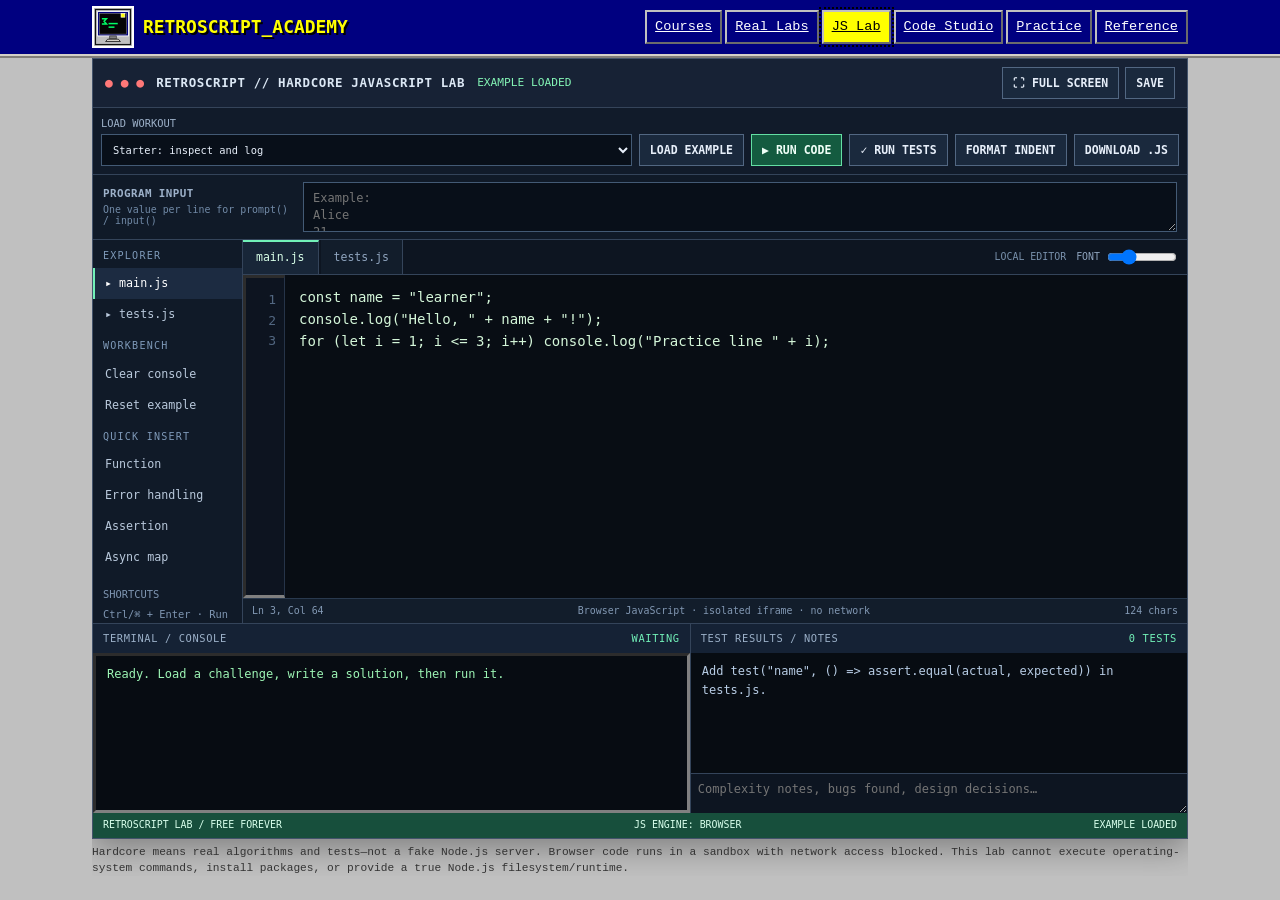
<file: js-lab.html>
<!doctype html>
<html lang="en">
<head>
<meta charset="utf-8"><meta name="viewport" content="width=device-width,initial-scale=1">
<meta name="theme-color" content="#000080"><link rel="icon" type="image/svg+xml" href="./retroscript-logo.svg"><link rel="shortcut icon" href="./retroscript-logo.svg"><meta name="apple-mobile-web-app-title" content="RetroScript Academy"><meta name="description" content="A free, retro-styled scripting academy: learn DOS, batch, JavaScript, JScript, VBScript, PowerShell, Bash and Python from zero to advanced.">
<title>RetroScript Academy — Learn the language of computers</title>
<style>
:root{--bg:#0b1020;--panel:#121a2d;--panel2:#18243b;--line:#2a3b58;--text:#e8eefb;--muted:#9caec9;--green:#9ef7a5;--cyan:#76e4f7;--amber:#ffd479;--pink:#ff9acb;--blue:#8bbcff;--shadow:0 12px 34px #0005}*{box-sizing:border-box}html{scroll-behavior:smooth}body{margin:0;background:radial-gradient(ellipse at top,#172642 0,#0b1020 55%);color:var(--text);font:16px/1.6 system-ui,-apple-system,Segoe UI,sans-serif}a{color:var(--cyan)}button,input,select,textarea{font:inherit}button{cursor:pointer}.mono,code,pre,.brand,.eyebrow,.tag,.terminal-output{font-family:ui-monospace,SFMono-Regular,Consolas,monospace}.shell{max-width:1320px;margin:auto;padding:0 22px}.topbar{position:sticky;top:0;z-index:10;background:#0b1020eF;border-bottom:1px solid var(--line);backdrop-filter:blur(12px)}.nav{display:flex;align-items:center;gap:18px;min-height:68px}.brand{font-weight:900;letter-spacing:-.04em;font-size:1.2rem;color:var(--green);text-decoration:none;white-space:nowrap}.brand span{color:var(--cyan)}.navlinks{display:flex;gap:6px;align-items:center;flex-wrap:wrap;margin-left:auto}.navlinks a,.navlinks button{color:var(--muted);text-decoration:none;border:0;background:transparent;padding:8px 10px;border-radius:8px;font-size:.9rem}.navlinks a:hover,.navlinks button:hover{background:var(--panel2);color:var(--text)}.menu-toggle{display:none;background:var(--panel);border:1px solid var(--line);color:var(--text);padding:7px 10px;border-radius:8px}.hero{padding:64px 0 38px;display:grid;grid-template-columns:1.2fr .8fr;gap:28px;align-items:center}.eyebrow{font-size:.78rem;letter-spacing:.13em;text-transform:uppercase;color:var(--green)}h1{font-size:clamp(2.4rem,6vw,4.9rem);line-height:1.03;letter-spacing:-.06em;margin:14px 0 20px}h1 em{font-style:normal;color:var(--green)}.lead{font-size:1.12rem;color:var(--muted);max-width:720px}.actions{display:flex;gap:10px;flex-wrap:wrap;margin-top:25px}.btn{border:1px solid var(--line);background:var(--panel2);color:var(--text);padding:11px 15px;border-radius:10px;text-decoration:none;font-weight:700}.btn.primary{background:var(--green);color:#102017;border-color:var(--green)}.btn:hover{transform:translateY(-1px);filter:brightness(1.08)}.window{border:1px solid #486080;border-radius:12px;overflow:hidden;box-shadow:var(--shadow);background:#080d16}.windowbar{display:flex;align-items:center;gap:7px;padding:11px 13px;background:linear-gradient(90deg,#263c60,#192943);border-bottom:1px solid #486080;font: .82rem ui-monospace,monospace}.dot{width:9px;height:9px;border-radius:50%;background:#ff7b82}.dot:nth-child(2){background:#ffd479}.dot:nth-child(3){background:#9ef7a5}.windowtitle{margin-left:7px;color:#dce8ff}.terminal{padding:20px;font: .92rem/1.9 ui-monospace,monospace;color:var(--green);min-height:240px}.terminal .dim{color:#8ba3c7}.terminal .cyan{color:var(--cyan)}.terminal .amber{color:var(--amber)}.status{display:flex;gap:12px;flex-wrap:wrap;margin:14px 0 30px}.status span{font-size:.82rem;color:var(--muted);border:1px solid var(--line);padding:6px 10px;border-radius:999px;background:#111a2b}.section{padding:42px 0}.section-head{display:flex;align-items:end;justify-content:space-between;gap:16px;margin-bottom:20px}.section h2{font-size:clamp(1.6rem,3vw,2.4rem);letter-spacing:-.04em;margin:0}.section-head p{margin:4px 0 0;color:var(--muted)}.grid{display:grid;grid-template-columns:repeat(3,minmax(0,1fr));gap:14px}.card{background:linear-gradient(145deg,#17233a,#101827);border:1px solid var(--line);border-radius:14px;padding:19px;min-width:0;transition:.18s}.card:hover{border-color:#5a7da9;transform:translateY(-2px)}.cardtop{display:flex;align-items:center;justify-content:space-between;gap:12px}.iconbox{display:grid;place-items:center;width:43px;height:43px;border:1px solid var(--line);border-radius:10px;background:#0c1423;font-size:1.25rem}.tag{font-size:.72rem;color:var(--green);border:1px solid #315d48;background:#153024;padding:3px 7px;border-radius:5px;white-space:nowrap}.card h3{margin:13px 0 5px;font-size:1.13rem}.card p{color:var(--muted);font-size:.92rem;margin:0 0 12px}.card ul{padding-left:18px;margin:10px 0;color:#c4d0e5;font-size:.86rem}.card .textlink{display:inline-block;margin-top:8px;text-decoration:none;font-weight:700}.toolbar{display:flex;gap:10px;flex-wrap:wrap;margin-bottom:16px}.field{width:100%;background:#0a1220;color:var(--text);border:1px solid var(--line);border-radius:9px;padding:11px 12px;min-width:0}.search{flex:1;min-width:220px}.layout{display:grid;grid-template-columns:260px minmax(0,1fr);gap:18px}.sidebar,.contentpanel{border:1px solid var(--line);border-radius:14px;background:#111a2a;padding:16px;min-width:0}.sidebar h3{font-size:.9rem;color:var(--muted);text-transform:uppercase;letter-spacing:.1em;margin:0 0 10px}.lessonlink{display:block;width:100%;text-align:left;border:0;background:transparent;color:var(--muted);padding:9px 10px;border-radius:8px;margin:2px 0}.lessonlink:hover,.lessonlink.active{background:#20314b;color:var(--green)}.contentpanel h3{margin-top:0}.contentpanel p,.contentpanel li{color:#c4d0e5}.contentpanel code{background:#07101c;border:1px solid #243550;padding:2px 5px;border-radius:4px;color:var(--green)}pre{overflow:auto;background:#070c14;color:#a9f6b1;padding:16px;border:1px solid #27364d;border-radius:10px;font-size:.87rem;line-height:1.7}pre code{border:0!important;background:transparent!important;padding:0!important}.note{border-left:3px solid var(--amber);background:#2a2418;padding:12px 14px;color:#f5dfb2;border-radius:0 8px 8px 0;margin:16px 0}.successnote{border-left-color:var(--green);background:#14271d;color:#c7f6d0}.terminalbox{background:#050a0f;border:1px solid #39523f;border-radius:10px;padding:15px;color:var(--green);font: .9rem/1.8 ui-monospace,monospace}.terminalbox form{display:flex;gap:8px}.terminalbox input{background:transparent;color:var(--green);border:0;outline:0;flex:1;min-width:0;font:inherit}.terminal-output{white-space:pre-wrap;overflow-wrap:anywhere;min-height:130px;max-height:300px;overflow:auto;color:#c4f7ca}.playground{display:grid;grid-template-columns:1fr 1fr;gap:12px}.playground textarea{min-height:230px;resize:vertical;background:#070c14;color:#b6f7c0;border:1px solid var(--line);border-radius:10px;padding:14px;font: .9rem/1.6 ui-monospace,monospace}.output{min-height:230px;background:#070c14;color:#e8eefb;border:1px solid var(--line);border-radius:10px;padding:14px;white-space:pre-wrap;overflow-wrap:anywhere;font: .9rem/1.6 ui-monospace,monospace}.quiz-option{display:block;width:100%;text-align:left;margin:8px 0;padding:11px 13px;border:1px solid var(--line);background:#0b1423;color:var(--text);border-radius:8px}.quiz-option:hover{border-color:var(--cyan)}.quiz-option.correct{border-color:var(--green);background:#153024}.quiz-option.wrong{border-color:#ff9292;background:#351c25}.progressbar{height:8px;background:#26334a;border-radius:99px;overflow:hidden}.progressbar span{display:block;height:100%;background:var(--green);width:0;transition:width .2s}.small{font-size:.85rem;color:var(--muted)}.pillrow{display:flex;gap:8px;flex-wrap:wrap}.pill{border:1px solid var(--line);border-radius:999px;padding:5px 9px;color:var(--muted);font-size:.8rem}.footer{border-top:1px solid var(--line);margin-top:45px;padding:28px 0;color:var(--muted);font-size:.88rem}.hidden{display:none!important}.empty{padding:30px;text-align:center;color:var(--muted)}@media(max-width:900px){.hero{grid-template-columns:1fr;padding-top:42px}.grid{grid-template-columns:repeat(2,minmax(0,1fr))}.layout{grid-template-columns:1fr}.sidebar{display:grid;grid-template-columns:repeat(2,minmax(0,1fr));gap:4px}.sidebar h3{grid-column:1/-1}.nav{flex-wrap:wrap;padding:10px 0}.navlinks{display:none;width:100%;margin:0}.navlinks.open{display:flex}.menu-toggle{display:block;margin-left:auto}}@media(max-width:600px){.shell{padding:0 14px}.grid{grid-template-columns:1fr}.playground{grid-template-columns:1fr}.section{padding:30px 0}.hero{padding-top:30px}.terminal{padding:15px;min-height:200px}.section-head{align-items:start;flex-direction:column}.sidebar{grid-template-columns:1fr 1fr}.navlinks a,.navlinks button{padding:8px}.status{gap:7px}.status span{font-size:.75rem}}

/* CLASSIC 1990s DESKTOP WEB THEME — intentionally avoids modern dashboard styling */
:root{--bg:#c0c0c0;--panel:#d4d0c8;--panel2:#c0c0c0;--line:#808080;--text:#111;--muted:#333;--green:#00ff00;--cyan:#00ffff;--amber:#ffff00;--pink:#ff00ff;--blue:#0000ee;--shadow:2px 2px 0 #fff,4px 4px 0 #404040}
html{scroll-behavior:auto;background:#008080}
body{margin:0;color:#111;background:#c0c0c0;font:16px/1.45 "Courier New",Courier,monospace}
a{color:#0000ee;text-decoration:underline}a:visited{color:#551a8b}
button,input,select,textarea{font-family:"Courier New",Courier,monospace}
.shell{max-width:1120px;padding:0 12px}
.topbar{position:relative;top:auto;z-index:2;background:#000080;border:0;border-bottom:4px ridge #d4d0c8;backdrop-filter:none}
.nav{min-height:54px;gap:12px}
.brand{font-size:1.12rem;letter-spacing:0;color:#fff;text-shadow:2px 2px #000;white-space:normal}
.brand span{color:#ffff00}
.navlinks{gap:3px}
.navlinks a,.navlinks button{color:#fff;background:#000080;border:2px outset #c0c0c0;border-radius:0;padding:5px 8px;font-size:.85rem;text-decoration:underline}
.navlinks a:hover,.navlinks button:hover{background:#0000aa;color:#ffff00}
.menu-toggle{background:#c0c0c0;color:#000;border:2px outset #fff;border-radius:0}
.hero{padding:28px 0 18px;grid-template-columns:1fr 1fr;gap:18px}
.eyebrow{font-size:.82rem;letter-spacing:0;color:#008000;text-transform:uppercase}
h1{font-family:"Courier New",Courier,monospace;font-size:clamp(2rem,4vw,3.3rem);line-height:1.08;letter-spacing:-1px;margin:8px 0 14px;text-shadow:2px 2px #fff}
h1 em{color:#000080;text-decoration:underline}
.lead{font-size:1rem;color:#222}
.actions{gap:8px;margin-top:16px}
.btn{display:inline-block;border:3px outset #fff;border-radius:0;background:#c0c0c0;color:#000;padding:7px 12px;text-decoration:underline;font-weight:bold;box-shadow:1px 1px #404040}
.btn.primary{background:#ffff00;color:#000;border-color:#fff}
.btn:hover{transform:none;filter:none;background:#000080;color:#fff}
.window{border:4px ridge #d4d0c8;border-radius:0;box-shadow:4px 4px #404040;background:#000;overflow:hidden}
.windowbar{background:#000080;border:0;border-bottom:3px ridge #d4d0c8;border-radius:0;color:#fff;padding:7px 9px;font-size:.82rem}
.dot{width:11px;height:11px;border-radius:0;background:#ff0000;border:1px outset #fff}
.dot:nth-child(2){background:#ffff00}.dot:nth-child(3){background:#00ff00}
.windowtitle{color:#fff;font-weight:bold}
.terminal{background:#000;color:#00ff00;padding:15px;font-size:.9rem;min-height:215px;text-shadow:0 0 2px #00ff00}
.terminal .dim{color:#c0c0c0}.terminal .cyan{color:#00ffff}.terminal .amber{color:#ffff00}
.status{gap:7px;margin:10px 0 22px}
.status span{font-size:.8rem;color:#111;border:2px inset #fff;padding:4px 7px;border-radius:0;background:#d4d0c8}
.section{padding:27px 0}
.section-head{margin-bottom:13px}
.section h2{font-family:"Courier New",Courier,monospace;font-size:clamp(1.4rem,2.5vw,2rem);letter-spacing:0;text-decoration:underline;text-decoration-color:#808080;text-underline-offset:5px}
.section-head p{color:#333}
.grid{gap:12px}
.card{background:#d4d0c8;border:3px ridge #fff;border-radius:0;padding:14px;box-shadow:2px 2px #404040;transition:none}
.card:hover{border-color:#fff;transform:none;box-shadow:2px 2px #404040}
.iconbox{width:40px;height:40px;border:2px inset #fff;border-radius:0;background:#c0c0c0;color:#000}
.tag{font-size:.7rem;color:#006000;border:1px solid #008000;background:#c0c0c0;padding:2px 5px;border-radius:0;white-space:normal}
.card h3{font-size:1.05rem;margin:10px 0 5px}
.card p,.card ul{color:#222}
.card .textlink{color:#0000ee;text-decoration:underline}
.toolbar{gap:7px}
.field{background:#fff;color:#000;border:2px inset #fff;border-radius:0;padding:8px 9px}
.layout{gap:12px}
.sidebar,.contentpanel{border:3px ridge #fff;border-radius:0;background:#d4d0c8;padding:12px;box-shadow:2px 2px #404040}
.sidebar h3{color:#000080;letter-spacing:0;text-decoration:underline}
.lessonlink{color:#0000ee;border:1px solid transparent;border-radius:0;padding:7px 8px;text-decoration:underline}
.lessonlink:hover,.lessonlink.active{background:#000080;color:#fff;border:1px dotted #ffff00}
.contentpanel p,.contentpanel li{color:#222}
.contentpanel code{background:#000;color:#00ff00;border:1px solid #808080;border-radius:0;padding:1px 4px}
pre{background:#000;color:#00ff00;border:3px inset #808080;border-radius:0;padding:13px;font-size:.86rem;line-height:1.55}
pre code{color:#00ff00}
.note{border:2px solid #808000;border-left:7px solid #808000;background:#ffffcc;color:#222;padding:10px 12px;border-radius:0}
.successnote{border-left-color:#008000;background:#ccffcc;color:#111}
.terminalbox{background:#000;border:3px inset #808080;border-radius:0;padding:12px;color:#00ff00}
.terminalbox input{color:#00ff00}
.terminal-output{color:#00ff00}
.playground{gap:10px}
.playground textarea,.output{border:3px inset #808080;border-radius:0;background:#000;color:#00ff00;padding:12px;font-family:"Courier New",Courier,monospace}
.output{color:#00ff00}
.quiz-option{border:2px outset #fff;background:#d4d0c8;color:#111;border-radius:0;padding:9px 11px}
.quiz-option:hover{border-color:#000080;background:#000080;color:#fff}
.quiz-option.correct{border:2px inset #008000;background:#ccffcc;color:#000}
.quiz-option.wrong{border:2px inset #800000;background:#ffcccc;color:#000}
.progressbar{height:12px;background:#fff;border:2px inset #808080;border-radius:0}
.progressbar span{background:#008000;transition:none}
.pillrow{gap:5px}.pill{border:1px solid #808080;border-radius:0;background:#d4d0c8;color:#111;padding:3px 6px}
.footer{border-top:3px double #808080;margin-top:30px;padding:20px 0;color:#333}
.empty{color:#333}
::selection{background:#000080;color:#fff}
@media(max-width:900px){.hero{grid-template-columns:1fr;padding-top:22px}.nav{flex-wrap:wrap;padding:7px 0}.navlinks{background:#000080;padding:5px}.sidebar{grid-template-columns:repeat(2,minmax(0,1fr))}}
@media(max-width:600px){.shell{padding:0 8px}.hero{padding-top:18px}.section{padding:20px 0}.grid{grid-template-columns:1fr}.sidebar{grid-template-columns:1fr 1fr}.terminal{padding:11px}.section-head{align-items:start}.navlinks a,.navlinks button{padding:5px;font-size:.78rem}}

/* FULL PRACTICAL WORKBENCH */
.full-workbench{margin-top:18px;padding:18px!important;border:3px ridge #fff!important;background:#d4d0c8!important;box-shadow:3px 3px #404040!important}
.workbench-toolbar{display:grid;grid-template-columns:minmax(0,1fr) minmax(0,1fr);gap:12px;margin:12px 0}
.workbench-search{display:block;min-width:0;font:700 .75rem "Courier New",monospace;color:#000080}
.workbench-search span{display:block;margin-bottom:6px}
.workbench-search .field{margin:0}
.mission-layout{display:grid;grid-template-columns:minmax(0,1fr) minmax(0,1fr);gap:12px}
.mission-card{min-width:0;border:3px ridge #fff;background:#c0c0c0;padding:14px;box-shadow:2px 2px #404040}
.mission-card h3{margin:10px 0 6px;color:#000080}
.mission-card p,.mission-card li{color:#222}
.mission-card ol{padding-left:22px}
.mission-card li{margin:0 0 8px}
.mission-checks{display:grid;gap:7px;margin:14px 0}
.mission-check{display:flex;align-items:flex-start;gap:8px;padding:8px;border:1px solid #808080;background:#d4d0c8}
.mission-check input{width:18px;height:18px;flex:0 0 auto;margin:1px 0}
.mission-notes-label{display:block;font-size:.78rem;font-weight:bold;margin:12px 0 6px;color:#000080}
#labNotes{min-height:90px;resize:vertical}
.lab-run-output{min-height:160px;max-height:360px;overflow:auto;white-space:pre-wrap;overflow-wrap:anywhere;background:#000;color:#00ff00;border:3px inset #808080;padding:12px;font:14px/1.5 "Courier New",monospace}
#runLabJs:disabled{opacity:.55;cursor:not-allowed}
#workspaceStatus{min-height:1.5em}
@media(max-width:760px){.workbench-toolbar,.mission-layout{grid-template-columns:1fr}.full-workbench{padding:10px!important}.mission-card{padding:10px}.labbench{grid-template-columns:1fr}}
/* Practical lab bench: restrained terminal-era styling, not a simulated OS. */
.labbench{display:grid;grid-template-columns:minmax(0,1.05fr) minmax(0,.95fr);gap:24px;border:2px solid var(--line);border-radius:0!important;box-shadow:none!important;background:var(--panel)!important}
.lab-controls,.lab-instructions{min-width:0}.lab-controls label{display:block;font:700 .78rem ui-monospace,monospace;letter-spacing:.06em;color:var(--green);margin:0 0 8px}.lab-controls select,.lab-controls textarea{width:100%;background:#050807;color:#b6ffb6;border:1px solid #64815f;border-radius:0;padding:12px;font:14px/1.55 ui-monospace,monospace;margin-bottom:14px}.lab-controls textarea{resize:vertical;min-height:240px;white-space:pre;tab-size:4}.lab-instructions h3,.lab-instructions h4{font-family:ui-monospace,monospace;color:var(--amber)}.lab-instructions li{margin:0 0 10px}.lab-count{margin-top:10px}.labbench .note{border-left:3px solid var(--amber);border-radius:0}
@media(max-width:760px){.labbench{grid-template-columns:1fr;gap:18px}.lab-controls textarea{min-height:190px}}

/* RETROSCRIPT LANDING PAGE + DEVICE RESPONSIVENESS */
.skip-link{position:absolute;left:8px;top:-100px;background:#ffff00;color:#000;padding:10px 14px;z-index:99;border:3px outset #fff;font-weight:900}.skip-link:focus{top:8px}
.brand{display:flex;align-items:center;gap:9px;min-width:0}.brand img{width:42px;height:42px;image-rendering:pixelated;flex:0 0 auto;border:2px solid #fff;background:#c0c0c0}.brandword{overflow-wrap:anywhere}.landing-page{position:relative;isolation:isolate;margin:10px 0 0;padding:38px 0 28px;border-bottom:3px double #808080}.landing-page:before{content:"";position:absolute;inset:12px -10px 18px;z-index:-1;pointer-events:none;background:repeating-linear-gradient(0deg,transparent 0 23px,#80808012 24px 25px);border:1px solid #80808055}.landing-copy{min-width:0}.landing-stamp{display:flex;align-items:center;gap:14px;margin:0 0 24px;padding:12px;border:3px ridge #d4d0c8;background:#000080;color:#fff;max-width:max-content;box-shadow:5px 5px 0 #000}.landing-stamp img{image-rendering:pixelated;border:2px solid #ffff00;background:#c0c0c0;flex:0 0 auto}.landing-stamp strong,.landing-stamp small{display:block;font-family:ui-monospace,Consolas,monospace}.landing-stamp strong{font-size:clamp(.95rem,2vw,1.2rem);color:#ffff00;letter-spacing:.02em}.landing-stamp small{margin-top:5px;font-size:clamp(.58rem,1.3vw,.72rem);color:#baffba}.landing-page h1{max-width:900px;text-shadow:2px 2px 0 #000}.landing-page .lead{max-width:670px}.landing-page .btn{border-radius:0;border-width:3px;border-style:outset;text-transform:uppercase}.landing-page .btn.primary{border-color:#fff;background:#ffff00;color:#000}.landing-page .status{margin-bottom:0}.landing-page .window{border-radius:0;border:3px ridge #d4d0c8;box-shadow:7px 7px 0 #000}.landing-page .windowbar{border-radius:0}.landing-page .terminal{overflow-wrap:anywhere}.topbar{backdrop-filter:none}.nav{gap:10px}.navlinks{min-width:0}.navlinks a{white-space:normal}
img,svg,video,canvas{max-width:100%}pre{max-width:100%;overflow-x:auto;overscroll-behavior-inline:contain}code{overflow-wrap:anywhere}.card,.contentpanel,.sidebar,.labbench,.window{min-width:0;max-width:100%}input,select,textarea,button{max-width:100%}.layout>*{min-width:0}
@media(min-width:1200px){.landing-page{min-height:440px}.landing-page h1{font-size:clamp(3.2rem,5.2vw,5.2rem)}}
@media(max-width:900px){.landing-page{padding-top:22px}.landing-page:before{inset:8px 0 14px}.landing-stamp{margin-bottom:18px}.nav{align-items:center}.navlinks{flex-wrap:wrap}}
@media(max-width:760px){.shell{width:100%;padding-left:12px;padding-right:12px}.brand{font-size:1rem;max-width:calc(100% - 95px)}.brand img{width:36px;height:36px}.brandword{line-height:1.2}.menu-toggle{flex:0 0 auto}.navlinks.open{display:grid;grid-template-columns:repeat(2,minmax(0,1fr));gap:5px}.navlinks a{display:block;text-align:center;overflow-wrap:anywhere}.landing-page{gap:16px}.landing-page .terminal{font-size:.82rem;min-height:0}.landing-stamp{width:100%;max-width:100%;padding:9px}.landing-stamp img{width:60px;height:60px}.landing-page h1{font-size:clamp(2.2rem,10vw,3.6rem)}.actions .btn{flex:1 1 160px;text-align:center}.status span{max-width:100%;overflow-wrap:anywhere}.section-head{gap:8px}}
@media(max-width:420px){.shell{padding-left:8px;padding-right:8px}.nav{gap:6px}.brand{font-size:.78rem;letter-spacing:0;max-width:calc(100% - 78px);gap:6px}.brand img{width:30px;height:30px}.menu-toggle{font-size:.75rem;padding:6px}.navlinks.open{grid-template-columns:1fr 1fr}.landing-stamp{gap:8px}.landing-stamp img{width:48px;height:48px}.landing-stamp small{font-size:.55rem}.landing-page h1{font-size:clamp(2rem,9vw,2.7rem);letter-spacing:-.04em}.lead{font-size:1rem}.terminal{font-size:.75rem}.sidebar{grid-template-columns:1fr}.toolbar>*{min-width:0}.search{min-width:0}}
@media(prefers-reduced-motion:reduce){html{scroll-behavior:auto}*,*:before,*:after{animation-duration:.01ms!important;animation-iteration-count:1!important;transition:none!important}}


/* Dedicated first-screen retro landing page: intentionally visible on initial page load. */
.boot-landing{min-height:100vh;min-height:100svh;padding:clamp(12px,3vw,34px);display:grid;place-items:center;background:#008080;background-image:linear-gradient(135deg,#008080 0%,#005858 48%,#003333 100%);color:#fff;font-family:ui-monospace,Consolas,"Courier New",monospace}
.boot-frame{width:min(100%,920px);background:#c0c0c0;color:#000;border:4px ridge #fff;box-shadow:12px 12px 0 #002b2b;min-width:0}
.boot-titlebar{display:flex;align-items:center;gap:10px;justify-content:space-between;flex-wrap:wrap;padding:9px 12px;background:#000080;color:#fff;font-weight:900;font-size:clamp(.72rem,2vw,.95rem)}
.boot-lights{color:#ffff00;white-space:nowrap}.boot-version{color:#baffba}
.boot-content{text-align:center;padding:clamp(22px,6vw,58px) clamp(12px,4vw,34px);background:#000;color:#00ff66;border:3px inset #808080;margin:8px;overflow-wrap:anywhere}
.boot-logo{display:block;width:clamp(72px,14vw,112px);height:auto;margin:0 auto 18px;image-rendering:pixelated;border:3px ridge #fff;background:#c0c0c0}
.boot-kicker{color:#ffff00;font-weight:900;letter-spacing:.08em;font-size:clamp(.7rem,2vw,.95rem)}
.boot-content h1{font-size:clamp(2rem,7.4vw,5.4rem);line-height:1.05;letter-spacing:.02em;margin:18px 0;color:#fff;text-shadow:4px 4px #000080;overflow-wrap:anywhere}
.boot-content h1 span{color:#ffff00}.boot-description{font-size:clamp(.85rem,2.3vw,1.12rem);line-height:1.8;color:#baffba}
.boot-facts{display:flex;justify-content:center;gap:9px;flex-wrap:wrap;margin:22px 0}.boot-facts span{background:#000080;color:#ffff00;padding:6px 9px;border:2px outset #fff;font-size:clamp(.65rem,1.7vw,.82rem)}
.boot-enter{display:inline-block;margin:8px auto 10px;padding:14px clamp(14px,4vw,32px);background:#c0c0c0;color:#000;border:4px outset #fff;font-weight:1000;font-size:clamp(.9rem,2.8vw,1.25rem);text-decoration:none;box-shadow:4px 4px 0 #008000}
.boot-enter:hover,.boot-enter:focus{background:#ffff00;outline:3px solid #00ff66;outline-offset:3px}.boot-footnote{margin:26px 0 0;color:#aaa;font-size:clamp(.6rem,1.6vw,.78rem);line-height:1.8}
.boot-status{display:flex;justify-content:space-between;gap:8px;flex-wrap:wrap;padding:9px 12px;background:#c0c0c0;color:#000;font-size:clamp(.62rem,1.7vw,.8rem);font-weight:900}
@media(max-width:480px){.boot-landing{padding:8px}.boot-frame{box-shadow:5px 5px 0 #002b2b}.boot-content{margin:5px;padding:22px 10px}.boot-status{justify-content:center;text-align:center}.boot-content h1{letter-spacing:0}.boot-description br{display:none}}
@media(prefers-reduced-motion:reduce){.boot-landing *{scroll-behavior:auto}}


.route-main{min-height:70vh}.topbar[hidden],main section[hidden],.footer[hidden]{display:none!important}.navlinks a[aria-current="page"]{background:#ffff00!important;color:#000!important;outline:2px dotted #000;outline-offset:1px}.brand:focus-visible,.navlinks a:focus-visible{outline:3px solid #ffff00;outline-offset:3px}

/* App-like layout: keep the browser viewport fixed and scroll only inside the active page content. */
body.route-app{height:100vh;height:100svh;overflow:hidden;display:flex;flex-direction:column}
body.route-app .topbar{flex:0 0 auto}
body.route-app main.route-main{flex:1 1 auto;min-height:0;height:auto;overflow-y:auto;overscroll-behavior:contain;padding-bottom:24px}
body.route-app .footer{display:none!important}
body.route-app main.route-main>section:not([hidden]){margin-bottom:0}
.boot-landing{min-height:100vh;min-height:100svh}
@media(max-height:760px){.boot-content{padding-top:clamp(10px,2.2vh,24px);padding-bottom:clamp(10px,2.2vh,24px)}.boot-logo{width:clamp(48px,9vh,78px);margin-bottom:8px}.boot-kicker{margin:8px 0}.boot-content h1{font-size:clamp(1.7rem,6vh,3.5rem);margin:8px 0}.boot-description{line-height:1.45;margin:8px 0}.boot-facts{margin:10px 0}.boot-footnote{margin-top:10px}}
.boot-landing[hidden]{display:none!important}

/* FULL-VIEWPORT HARDCORE IDE */
#playground{padding-top:8px!important;padding-bottom:8px!important;margin:0!important;min-width:0}
body.route-app main.route-main #playground{height:100%;min-height:0;display:flex;flex-direction:column;overflow:hidden;padding-top:0!important;padding-bottom:0!important}
body.route-app main.route-main #playground .ide-shell{height:100%;height:calc(100svh - 78px);min-height:0;flex:1 1 auto}
@media(max-width:760px){body.route-app main.route-main #playground .ide-shell{height:calc(100svh - 72px);min-height:0}}

#playground>.section-head{display:none!important}
.ide-shell{height:calc(100svh - 98px);min-height:490px;max-height:100%;display:flex;flex-direction:column;overflow:hidden;background:#0b1018;border:1px solid #43536b;color:#dce8f5;font:13px/1.45 ui-monospace,SFMono-Regular,Consolas,monospace;box-shadow:0 10px 30px #0005;min-width:0}
.ide-titlebar{display:flex;justify-content:space-between;align-items:center;gap:10px;flex-wrap:wrap;padding:8px 12px;background:#172235;border-bottom:1px solid #35445a;flex:0 0 auto}.ide-title{display:flex;align-items:center;gap:12px;min-width:0}.ide-title strong{font-size:.78rem;letter-spacing:.05em;overflow-wrap:anywhere}.ide-lights{color:#ff7878;white-space:nowrap}.ide-title #ideStatus{color:#83f4b5;font-size:.7rem}.ide-title-actions{display:flex;gap:6px;flex-wrap:wrap}.ide-btn{border:1px solid #526782;background:#1a293d;color:#e7effa;padding:6px 10px;min-height:32px;font:700 .72rem ui-monospace,monospace;cursor:pointer}.ide-btn.primary{background:#145b40;border-color:#63dfa3;color:#effff7}.ide-toolbar{display:flex;gap:7px;align-items:end;flex-wrap:wrap;padding:8px;background:#111b2a;border-bottom:1px solid #34445a;flex:0 0 auto}.ide-toolbar label{display:flex;flex-direction:column;gap:3px;min-width:180px;flex:1;color:#9db1c9;font-size:.65rem}.ide-toolbar select{background:#080f19;color:#e7effa;border:1px solid #435a75;padding:7px;min-height:32px;min-width:0;width:100%;font:inherit}.ide-program-input{display:grid;grid-template-columns:minmax(130px,190px) minmax(0,1fr);gap:10px;align-items:center;padding:7px 10px;background:#101a28;border-bottom:1px solid #34445a;flex:0 0 auto}.ide-program-input label{color:#9db1c9;font:700 .68rem ui-monospace,monospace;letter-spacing:.04em}.ide-program-input small{display:block;margin-top:4px;color:#718aa7;font-size:.62rem;font-weight:400;letter-spacing:0}.ide-program-input textarea{width:100%;min-width:0;resize:vertical;min-height:38px;max-height:90px;padding:7px 9px;border:1px solid #435a75;background:#080f19;color:#d4f6d9;font:12px/1.4 ui-monospace,monospace}.ide-main{display:grid;grid-template-columns:150px minmax(0,1fr);flex:1 1 auto;min-height:150px;overflow:hidden}.ide-sidebar{overflow:auto;background:#101a28;border-right:1px solid #34445a;min-width:0;padding-bottom:8px}.ide-sidehead{padding:9px 10px 5px;color:#7e99b8;font-size:.63rem;letter-spacing:.12em}.ide-file,.ide-side-action,.ide-snippet{display:block;width:100%;text-align:left;border:0;border-left:2px solid transparent;background:transparent;color:#b9c9dc;padding:7px 10px;font:inherit;font-size:.73rem;overflow-wrap:anywhere;cursor:pointer}.ide-file.active{background:#1c2b41;border-left-color:#72f1b8;color:#fff}.ide-side-action:hover,.ide-snippet:hover,.ide-file:hover{background:#1d2a3c}.ide-help{padding:12px 10px;color:#7f96b2;font-size:.65rem;line-height:1.9}.ide-editor-area{display:flex;flex-direction:column;min-width:0;min-height:0;overflow:hidden}.ide-tabs{display:flex;align-items:center;gap:2px;background:#0d1521;border-bottom:1px solid #34445a;flex:0 0 auto;min-width:0}.ide-tab{border:0;border-right:1px solid #34445a;background:#121d2b;color:#8fa4be;padding:9px 13px;font:inherit;font-size:.72rem;cursor:pointer}.ide-tab.active{background:#182638;color:#d9ffe8;border-top:2px solid #72f1b8;padding-top:7px}.ide-tabs>span{margin-left:auto;color:#7890ab;font-size:.62rem;padding:0 8px}.ide-font{display:flex;align-items:center;gap:5px;color:#8fa4be;font-size:.62rem;padding-right:8px}.ide-font input{width:70px;min-height:20px}.ide-editors{position:relative;display:flex;flex:1 1 auto;min-height:0;overflow:hidden}.ide-code-wrap{display:flex;min-width:0;flex:1;overflow:hidden;background:#080d14}.ide-code-wrap pre{flex:0 0 42px;overflow:hidden;text-align:right;margin:0;padding:12px 8px 12px 0;background:#0d1420;color:#526781;border-right:1px solid #263449;font:inherit;line-height:1.55;user-select:none;white-space:pre}.ide-editors textarea{flex:1;min-width:0;width:100%;height:100%;min-height:0;resize:none;border:0;border-radius:0;outline:0;background:#080d14;color:#d4f6d9;padding:12px 14px;font:14px/1.55 ui-monospace,SFMono-Regular,Consolas,monospace;tab-size:2;white-space:pre;overflow:auto;overscroll-behavior:contain}.ide-editors #jsTests{background:#0b111c;color:#b8ddff}.ide-editor-foot{display:flex;justify-content:space-between;gap:8px;flex-wrap:wrap;padding:5px 9px;background:#121d2b;border-top:1px solid #29394e;color:#8298b3;font-size:.62rem;flex:0 0 auto}.ide-bottom{display:grid;grid-template-columns:minmax(0,1.2fr) minmax(0,1fr);flex:0 0 190px;min-height:120px;max-height:34%;border-top:1px solid #34445a;overflow:hidden}.ide-output-pane{display:flex;flex-direction:column;min-width:0;min-height:0;overflow:hidden}.ide-output-pane+ .ide-output-pane{border-left:1px solid #34445a}.ide-panel-head{display:flex;justify-content:space-between;gap:8px;padding:7px 10px;background:#152235;color:#9bb0c8;font-size:.65rem;letter-spacing:.06em;flex:0 0 auto}.ide-panel-head span:last-child{color:#72f1b8}.ide-console,.ide-test-output{margin:0;padding:9px 11px;overflow:auto;white-space:pre-wrap;overflow-wrap:anywhere;min-height:0;flex:1;background:#070c12;color:#9df6b5;font:12px/1.55 ui-monospace,monospace}.ide-test-output{color:#b8cde5}.ide-notes{display:block;flex:0 0 40px;min-height:32px;resize:vertical;background:#0d1521;color:#c9d8e9;border:0;border-top:1px solid #34445a;padding:7px;font:12px/1.4 ui-monospace,monospace}.ide-statusbar{display:flex;justify-content:space-between;gap:8px;flex-wrap:wrap;background:#174f3c;color:#d8ffec;padding:5px 10px;font-size:.62rem;flex:0 0 auto}.ide-safety{font-size:.7rem;color:var(--muted);margin:5px 0 0}.ide-shell.ide-maximized{position:fixed;inset:0;z-index:1000;width:100vw;height:100vh;height:100svh;max-height:none;min-height:0;border:0}.ide-shell.ide-maximized+.ide-safety{display:none}body.ide-open{overflow:hidden}.ide-test-pass{color:#72f1b8}.ide-test-fail{color:#ff9393}.ide-test-row{padding:3px 0;border-bottom:1px solid #253246}
@media(max-width:760px){.ide-program-input{grid-template-columns:1fr;gap:5px;padding:6px 8px}.ide-program-input textarea{min-height:36px}#playground{padding:0!important}.ide-shell{height:calc(100svh - 76px);min-height:400px}.ide-main{grid-template-columns:38px minmax(0,1fr)}.ide-sidebar{overflow-x:hidden}.ide-sidehead,.ide-help{display:none}.ide-file,.ide-side-action,.ide-snippet{font-size:0;padding:9px 4px;text-align:center;min-height:35px}.ide-file{font-size:.7rem;overflow:hidden}.ide-toolbar{gap:5px;padding:6px}.ide-toolbar label{min-width:100%;flex-basis:100%}.ide-btn{flex:1 1 auto;padding:5px 7px;font-size:.65rem}.ide-title{gap:6px}.ide-title strong{font-size:.65rem}.ide-title-actions{gap:4px}.ide-title-actions .ide-btn{flex:0 0 auto}.ide-bottom{grid-template-columns:minmax(0,1fr) minmax(0,1fr);flex-basis:160px}.ide-console,.ide-test-output{font-size:11px;padding:7px}.ide-tabs .ide-font{display:none}.ide-tabs>span{font-size:0}.ide-editor-foot{font-size:.56rem}.ide-code-wrap pre{flex-basis:30px;padding-right:5px}.ide-editors textarea{padding:10px;font-size:13px}.ide-statusbar{font-size:.55rem}.ide-safety{font-size:.62rem}}
@media(max-height:650px){.ide-shell{height:calc(100svh - 78px);min-height:0}.ide-bottom{flex-basis:125px}.ide-titlebar{padding:4px 8px}.ide-toolbar{padding:4px}.ide-main{min-height:100px}}
</style>
<link rel="manifest" href="./manifest.webmanifest">
</head>
<body>
<section class="boot-landing" id="landing" aria-labelledby="landingTitle">
  <div class="boot-frame">
    <div class="boot-titlebar"><span class="boot-lights">■ ■ ■</span><span>RETROSCRIPT.EXE — WELCOME</span><span class="boot-version">v1.0</span></div>
    <div class="boot-content">
      <img class="boot-logo" src="./retroscript-logo.svg" alt="RetroScript Academy pixel computer logo" width="112" height="112">
      <p class="boot-kicker">★ FREE RETRO PROGRAMMING ACADEMY ★</p>
      <h1 id="landingTitle">WELCOME TO<br><span>RETROSCRIPT</span><br>ACADEMY_</h1>
      <p class="boot-description">Learn scripting from LEVEL ZERO to ADVANCED.<br>Classic computer style. Real lessons. Real code. Real labs.</p>
      <div class="boot-facts"><span>[ NO FEES ]</span><span>[ NO ACCOUNT ]</span><span>[ OPEN SOURCE ]</span></div>
      <a class="boot-enter" href="./courses.html">▶ ENTER THE ACADEMY</a>
      <p class="boot-footnote">DOS · BATCH · JAVASCRIPT · POWERSHELL · PYTHON · AND MORE</p>
    </div>
    <div class="boot-status"><span>STATUS: READY</span><span>PRESS ENTER TO CONTINUE →</span></div>
  </div>
</section>
<a class="skip-link" href="#courses">Skip to courses</a><header class="topbar"><div class="shell nav"><a class="brand" href="./index.html" aria-label="RetroScript Academy home"><img src="./retroscript-logo.svg" alt="" width="42" height="42"> <span class="brandword">RETRO<span>SCRIPT</span>_ACADEMY</span></a><button class="menu-toggle" id="menuToggle" aria-label="Toggle navigation">☰ MENU</button><nav class="navlinks" id="navlinks"><a href="./courses.html">Courses</a><a href="./labs.html">Real Labs</a><a href="./js-lab.html">JS Lab</a><a href="./studio.html">Code Studio</a><a href="./practice.html">Practice</a><a href="./reference.html">Reference</a></nav></div></header>
<main class="shell">
<section class="hero landing-page" id="home"><div class="landing-copy"><div class="landing-stamp"><img src="./retroscript-logo.svg" alt="RetroScript Academy retro computer logo" width="76" height="76"><span><strong>RETROSCRIPT ACADEMY</strong><small>FREE COMPUTER LEARNING SYSTEM · EST. 1995*</small></span></div><div class="eyebrow">● Free learning system // build 1.0</div><h1>Boot up your brain.<br>Learn the <em>language</em><br>of computers.</h1><p class="lead">A retro-style scripting academy for curious beginners. Learn classic and modern languages from level zero to advanced—with real lessons, source code, and practical labs.</p><div class="actions"><a class="btn primary" href="./courses.html">▶ START LEARNING</a><a class="btn" href="./labs.html">OPEN REAL LABS</a></div><div class="status"><span>✓ FREE FOREVER</span><span>✓ NO ACCOUNT</span><span>✓ PHONE · TABLET · DESKTOP</span><span>✓ REAL CODE &amp; RESULTS</span></div></div><div class="window"><div class="windowbar"><i class="dot"></i><i class="dot"></i><i class="dot"></i><span class="windowtitle">C:\RETROSCRIPT\WELCOME.EXE</span></div><div class="terminal"><div class="dim">RETROSCRIPT ACADEMY [Version 1.0]</div><br><div>Booting learning environment...</div><div class="cyan">Loading course catalog ........ OK</div><div class="cyan">Loading practice labs .......... OK</div><div class="cyan">Checking learner progress ...... OK</div><br><div class="amber">Welcome, future script author.</div><div>Type <span class="cyan">HELP</span> to begin.</div><br><div class="dim">C:\LEARN&gt; <span style="animation:blink 1s steps(2,start) infinite">_</span></div></div></div></section>
<section class="section" id="courses"><div class="section-head"><div><div class="eyebrow">Course directory / 001—010</div><h2>Choose your learning path</h2><p>Start at zero. Move forward at your own pace.</p></div></div><div class="toolbar"><input class="field search" id="courseSearch" type="search" placeholder="Search courses, topics, commands..."><select class="field" id="levelFilter" style="max-width:190px"><option value="all">All levels</option><option value="zero">Level zero</option><option value="beginner">Beginner</option><option value="intermediate">Intermediate</option><option value="advanced">Advanced</option></select></div><div class="grid" id="courseGrid"></div><div class="empty hidden" id="noCourses">No courses match your search.</div></section>
<section class="section" id="lesson"><div class="section-head"><div><div class="eyebrow">Learning console / selected lesson</div><h2 id="lessonHeading">Your first command</h2><p id="lessonSub">A short lesson with examples you can try.</p></div><span class="tag" id="lessonLevel">LEVEL 0</span></div><div class="layout"><aside class="sidebar"><h3>Lesson index</h3><div id="lessonNav"></div></aside><article class="contentpanel" id="lessonContent" aria-live="polite"></article></div></section>
<section class="section" id="lab"><div class="section-head"><div><div class="eyebrow">Real-world workstation / setup guide</div><h2>Practice on a real computer</h2><p>No fake operating system. Learn where each language actually runs and execute it in its intended environment.</p></div></div><div class="grid">
<article class="card"><div class="tag">WINDOWS · COMMAND PROMPT</div><h3>DOS-style commands & Batch</h3><p>Open the real Windows Command Prompt: press <code>Win + R</code>, type <code>cmd</code>, and press Enter. These are modern Windows commands, not a perfect copy of original MS-DOS.</p><pre><code>cd
dir
mkdir RetroPractice
cd RetroPractice
echo Hello from a real command prompt&gt;hello.txt
type hello.txt</code></pre><p><strong>Observe:</strong> <code>cd</code> shows the current directory; <code>dir</code> lists its contents; the final command reads the file you created. Run this in a practice folder you own.</p></article>
<article class="card"><div class="tag">JAVASCRIPT · REAL RUNTIME</div><h3>Run JavaScript locally</h3><p>The JavaScript workshop below executes your code in a browser JavaScript engine. For scripts outside a webpage, install Node.js from its official website, save code as <code>lesson.js</code>, then run <code>node lesson.js</code> in a terminal.</p><pre><code>const name = "learner";
console.log(`Hello, ${name}!`);</code></pre><p>Change the value, run again, and compare the output. No paid API or account is required.</p></article>
<article class="card"><div class="tag">POWERSHELL</div><h3>Use the actual PowerShell</h3><p>Open PowerShell or Windows Terminal. Inspect before changing system state.</p><pre><code>Get-Location
Get-ChildItem
Get-Help Get-ChildItem
"Hello from PowerShell"</code></pre><p>PowerShell pipelines pass structured objects, not just plain text. Start with read-only commands and read help before trying administrative actions.</p></article>
<article class="card"><div class="tag">LINUX · macOS · BASH</div><h3>Use a real shell</h3><p>Open your system terminal, or use WSL on Windows to install a Linux environment. Commands vary by operating system.</p><pre><code>pwd
printf '%s\n' 'Hello from the shell'
mkdir -p practice
cd practice
printf '%s\n' 'notes' &gt; notes.txt
cat notes.txt</code></pre><p>These commands create and read a file in the current working directory. Understand every command before running it.</p></article>
<article class="card"><div class="tag">LEGACY WINDOWS SCRIPTING</div><h3>JScript & VBScript</h3><p>These lessons teach the real syntax and history of Windows Script Host. They do not run in this website: execution requires a compatible Windows environment, and VBScript support is deprecated or restricted on modern Windows versions.</p><pre><code>// JScript example: hello.js
WScript.Echo("Hello from Windows Script Host");</code></pre><p>Use only a machine you control. Do not run unknown scripts or examples that delete files, change settings, or access the network.</p></article>
<article class="card"><div class="tag">PYTHON · PHP · OTHER LANGUAGES</div><h3>Install the correct runtime</h3><p>Python scripts need Python; PHP scripts need PHP; Perl, Ruby, Lua and Tcl each have their own runtimes. Static hosting publishes teaching materials but does not install or execute those runtimes for you.</p><p>Each course explains how to save a source file, run it locally, interpret the result, and troubleshoot common errors.</p></article>
</div><div class="note"><strong>Important:</strong> GitHub Pages hosts static files only. This site provides actual teaching and a real browser JavaScript runner; it cannot execute DOS, Batch, PowerShell, VBScript, Bash, Python or PHP on GitHub's server. Follow the setup steps to run those languages in their real environments.</div></section>

<section class="section" id="real-labs"><div class="section-head"><div><div class="eyebrow">REAL LAB BENCH / NO FAKE OUTPUT</div><h2>Real language labs</h2><p>Choose any course to get its actual starter source, a file you can download, and instructions for running it with the language's real runtime. Browser-only execution is not falsely claimed for languages that need an installed host.</p></div></div><div class="contentpanel labbench"><div class="lab-controls"><label for="labLanguage">LANGUAGE / RUNTIME</label><select id="labLanguage"></select><label for="labSource">STARTER SOURCE — EDIT BEFORE DOWNLOADING</label><textarea id="labSource" spellcheck="false" rows="12"></textarea><div class="actions"><button class="btn primary" id="downloadLab">Download source file</button><button class="btn" id="resetLab">Restore starter</button><button class="btn" id="copyLab">Copy source</button></div></div><div class="lab-instructions"><div class="tag" id="labTag">REAL RUNTIME</div><h3 id="labTitle">Choose a language</h3><p id="labDesc"></p><h4>Run it for real</h4><ol id="labSteps"></ol><p><a id="labDocs" href="https://www.google.com/search?q=official+language+documentation" target="_blank" rel="noopener noreferrer">Open official documentation ↗</a></p><div class="note"><strong>Honest runtime status:</strong> downloading source is real; the source is not executed by this static page. Run it in the actual interpreter, shell, application or database engine shown here. Browser security and GitHub Pages do not provide every legacy runtime.</div></div></div><div class="small lab-count" id="labCount"></div>
<div class="contentpanel full-workbench" id="fullWorkbench">
  <div class="section-head"><div><div class="eyebrow">Hands-on mission control</div><h3>Practice missions & workspace</h3><p>Choose a language above, edit real source, save it on this device, and work through practical tasks. Only JavaScript has an in-browser runner here; other code is downloaded for its real runtime.</p></div></div>
  <div class="workbench-toolbar">
    <label class="workbench-search"><span>FIND A LANGUAGE</span><input class="field" id="labSearch" type="search" placeholder="Search 100+ language tracks…"></label>
    <label class="workbench-search"><span>MISSION</span><select class="field" id="labMission"></select></label>
  </div>
  <div class="mission-layout">
    <section class="mission-card">
      <div class="tag" id="missionLevel">MISSION 01</div>
      <h3 id="missionTitle">Make the starter your own</h3>
      <p id="missionBrief">Edit the source, save it, and test it in the correct runtime.</p>
      <ol id="missionSteps"></ol>
      <div class="mission-checks" id="missionChecks"></div>
      <label class="mission-notes-label" for="labNotes">YOUR NOTES / ERRORS / RESULTS</label>
      <textarea id="labNotes" class="field" rows="4" placeholder="Record what happened in the real runtime, including error messages…"></textarea>
      <div class="actions"><button class="btn primary" id="saveWorkspace">Save workspace on this device</button><button class="btn" id="clearWorkspace">Clear saved workspace</button></div>
      <p class="small" id="workspaceStatus" role="status">Workspace is not saved yet.</p>
    </section>
    <section class="mission-card">
      <div class="tag">REAL EXECUTION</div>
      <h3>Run JavaScript here</h3>
      <p id="inlineRunHint">Select the JavaScript language track to enable the isolated browser runner. Other languages are never shown fake output.</p>
      <div class="actions"><button class="btn primary" id="runLabJs" disabled>▶ Run current JavaScript</button><button class="btn" id="clearLabOutput">Clear output</button></div>
      <pre class="lab-run-output" id="labRunOutput" aria-live="polite">Output appears here when JavaScript is selected and run.</pre>
      <div class="note">The runner is for small learning snippets. It uses a sandboxed iframe with network access blocked. Browser JavaScript is not Node.js and cannot run operating-system commands. Never paste code you do not understand.</div>
    </section>
  </div>
</div></section>
<section class="section" id="playground">
<div class="ide-shell" id="hardcoreIDE">
  <div class="ide-titlebar"><div class="ide-title"><span class="ide-lights">● ● ●</span><strong>RETROSCRIPT // HARDCORE JAVASCRIPT LAB</strong><span id="ideStatus">READY</span></div><div class="ide-title-actions"><button class="ide-btn" id="ideFullscreen">⛶ FULL SCREEN</button><button class="ide-btn" id="ideSave">SAVE</button></div></div>
  <div class="ide-toolbar">
    <label>LOAD WORKOUT<select id="ideExample"><option value="starter">Starter: inspect and log</option><option value="input">Input: prompt and values</option><option value="binary">Binary search + tests</option><option value="sort">Merge sort + tests</option><option value="lru">LRU cache + tests</option><option value="parser">Expression parser + tests</option><option value="debounce">Debounce + async tests</option><option value="events">Event emitter + tests</option><option value="graph">Graph traversal + tests</option><option value="functional">Functional pipeline + tests</option><option value="regex">Lexer/tokenizer + tests</option><option value="benchmark">Benchmark + complexity notes</option><option value="own">My saved code</option></select></label>
    <button class="ide-btn" id="ideLoad">LOAD EXAMPLE</button><button class="ide-btn primary" id="runJs">▶ RUN CODE</button><button class="ide-btn" id="ideTest">✓ RUN TESTS</button><button class="ide-btn" id="ideFormat">FORMAT INDENT</button><button class="ide-btn" id="ideDownload">DOWNLOAD .JS</button>
  </div>
  <div class="ide-program-input"><label for="ideProgramInput">PROGRAM INPUT <small>One value per line for prompt() / input()</small></label><textarea id="ideProgramInput" rows="2" spellcheck="false" placeholder="Example:&#10;Alice&#10;21" aria-label="Program input values, one per line"></textarea></div>
  <div class="ide-main">
    <aside class="ide-sidebar"><div class="ide-sidehead">EXPLORER</div><button class="ide-file active" id="ideFileMain">▸ main.js</button><button class="ide-file" id="ideFileTests">▸ tests.js</button><div class="ide-sidehead">WORKBENCH</div><button class="ide-side-action" id="ideClear">Clear console</button><button class="ide-side-action" id="ideReset">Reset example</button><div class="ide-sidehead">QUICK INSERT</div><button class="ide-snippet" data-insert="function name(input) {\n  // TODO: implement\n  return input;\n}">Function</button><button class="ide-snippet" data-insert="try {\n  // risky operation\n} catch (error) {\n  console.error(error.message);\n}">Error handling</button><button class="ide-snippet" data-insert="console.assert(actual === expected, 'describe the expectation');">Assertion</button><button class="ide-snippet" data-insert="const result = await Promise.all(items.map(async item => processItem(item)));">Async map</button><div class="ide-help">SHORTCUTS<br>Ctrl/⌘ + Enter · Run<br>Tab · Indent<br>Ctrl/⌘ + S · Save</div></aside>
    <div class="ide-editor-area">
      <div class="ide-tabs"><button class="ide-tab active" id="ideTabCode">main.js</button><button class="ide-tab" id="ideTabTests">tests.js</button><span id="ideDirty">LOCAL EDITOR</span><label class="ide-font">FONT <input id="ideFont" type="range" min="12" max="20" value="14"></label></div>
      <div class="ide-editors"><div class="ide-code-wrap"><pre id="ideLines" aria-hidden="true">1</pre><textarea id="jsCode" spellcheck="false" autocapitalize="off" autocomplete="off" wrap="off" aria-label="JavaScript source editor" aria-describedby="ideEditorHelp">const name = "learner";\nconsole.log("Hello, " + name + "!");\n\nfor (let i = 1; i <= 3; i++) {\n  console.log("Practice line " + i);\n}</textarea></div>
      <textarea id="jsTests" spellcheck="false" autocapitalize="off" autocomplete="off" wrap="off" aria-label="JavaScript test editor" hidden>// Add tests for your own functions here.\n// Example: console.assert(add(2, 3) === 5, "2 + 3 should equal 5");</textarea></div>
      <div class="ide-editor-foot"><span id="idePosition">Ln 1, Col 1</span><span id="ideEditorHelp">Browser JavaScript · isolated iframe · no network</span><span id="ideChars">0 chars</span></div>
    </div>
  </div>
  <div class="ide-bottom">
    <div class="ide-output-pane"><div class="ide-panel-head"><span>TERMINAL / CONSOLE</span><span id="ideRunTime">WAITING</span></div><pre id="jsOutput" class="ide-console" role="status" aria-live="polite">Ready. Load a challenge, write a solution, then run it.</pre></div>
    <div class="ide-output-pane"><div class="ide-panel-head"><span>TEST RESULTS / NOTES</span><span id="ideTestCount">0 TESTS</span></div><div id="ideTestOutput" class="ide-test-output" aria-live="polite">Choose a challenge with built-in tests, or write your own tests.js.</div><textarea id="ideNotes" class="ide-notes" placeholder="Complexity notes, bugs found, design decisions…"></textarea></div>
  </div>
  <div class="ide-statusbar"><span>RETROSCRIPT LAB / FREE FOREVER</span><span>JS ENGINE: BROWSER</span><span id="ideSavedStatus">Unsaved changes</span></div>
</div>
<div class="ide-safety">Hardcore means real algorithms and tests—not a fake Node.js server. Browser code runs in a sandbox with network access blocked. This lab cannot execute operating-system commands, install packages, or provide a true Node.js filesystem/runtime.</div>
</section>
<section class="section" id="practice"><div class="section-head"><div><div class="eyebrow">Knowledge check / practice 001</div><h2>Quick practice</h2><p>Answer, learn why, then try another question.</p></div></div><div class="contentpanel"><div class="pillrow"><span class="pill" id="quizCount">Question 1</span><span class="pill" id="quizScore">Score: 0</span></div><h3 id="quizQuestion" style="margin-top:18px">What does the DOS command DIR usually do?</h3><div id="quizOptions"></div><p id="quizFeedback" aria-live="polite" class="small"></p><button class="btn" id="nextQuestion">Next question →</button></div></section>
<section class="section" id="reference"><div class="section-head"><div><div class="eyebrow">Quick reference / pocket manual</div><h2>Command & language reference</h2><p>Short reminders for your next practice session.</p></div></div><div class="grid" id="referenceGrid"></div></section>
<section class="section"><div class="section-head"><div><div class="eyebrow">Learning progress / saved on this device</div><h2>Your progress</h2><p>Progress is stored locally in this browser. No account or server is involved.</p></div></div><div class="contentpanel"><div style="display:flex;justify-content:space-between;gap:10px;flex-wrap:wrap"><strong id="progressLabel">0 of 10 courses explored</strong><button class="btn" id="clearProgress">Reset progress</button></div><div class="progressbar" style="margin:14px 0"><span id="progressFill"></span></div><p class="small">Open a course to mark it explored. This is a local learning aid, not a formal qualification or certification.</p></div></section>
<footer class="footer"><div class="brand">RETRO<span>SCRIPT</span>_ACADEMY</div><p>Built for curious minds. Static files, free hosting, no paid APIs, no account required.</p><p>Legacy scripting courses explain historical behavior. Always verify commands and run scripts only in environments you control.</p><div class="pillrow"><span class="pill">HTML</span><span class="pill">CSS</span><span class="pill">Vanilla JavaScript</span><span class="pill">GitHub Pages</span><span class="pill">No backend</span></div></footer>
</main>
<script>
const courses=[
{id:'dos',name:'DOS & Command Line',icon:'▣',tag:'START HERE',level:'zero',desc:'Understand the command prompt, drives, folders, paths and classic DOS commands.',topics:['What is DOS?','DIR, CD, MD and RD','COPY, MOVE, DEL and TYPE','Paths and wildcards','Redirection and pipes','Environment variables']},
{id:'batch',name:'Batch Scripting',icon:'>_',tag:'AUTOMATION',level:'beginner',desc:'Turn commands into reusable .BAT and .CMD scripts.',topics:['Your first batch file','ECHO and variables','IF and comparisons','FOR loops','Arguments and subroutines','Error handling']},
{id:'js',name:'JavaScript',icon:'{ }',tag:'MODERN CORE',level:'zero',desc:'Learn programming fundamentals and build toward advanced browser and Node.js work.',topics:['Values and variables','Conditions and loops','Functions','Arrays and objects','DOM and events','Promises and async/await']},
{id:'jscript',name:'Microsoft JScript',icon:'J',tag:'LEGACY WINDOWS',level:'intermediate',desc:'Understand classic Microsoft scripting and Windows Script Host.',topics:['JScript vs JavaScript','cscript and wscript','Arguments and output','File automation concepts','COM automation','Compatibility and safety']},
{id:'vbs',name:'VBScript',icon:'V',tag:'LEGACY WINDOWS',level:'intermediate',desc:'Read and maintain classic VBScript and Windows automation scripts.',topics:['Variables and data types','Conditions and loops','Subroutines and functions','Arrays and dictionaries','FileSystemObject','Error handling']},
{id:'ps',name:'PowerShell',icon:'PS',tag:'WINDOWS ADMIN',level:'beginner',desc:'Learn objects, pipelines, cmdlets and practical Windows automation.',topics:['Cmdlets and help','Variables and objects','Pipelines','Conditions and loops','Functions and modules','Safe administration']},
{id:'bash',name:'Bash & POSIX Shell',icon:'$ _',tag:'UNIX / LINUX',level:'beginner',desc:'Work with terminals, shell variables, pipes, processes and automation.',topics:['Shell basics','Variables and quoting','Tests and conditions','Loops and functions','Pipes and redirection','Scripts and permissions']},
{id:'python',name:'Python Scripting',icon:'Py',tag:'GENERAL PURPOSE',level:'zero',desc:'A friendly language for automation, text processing and practical tools.',topics:['Values and variables','Conditions and loops','Functions and modules','Lists and dictionaries','Files and exceptions','Automation projects']},
{id:'php',name:'PHP & Web Scripts',icon:'<?',tag:'SERVER-SIDE CONCEPTS',level:'beginner',desc:'Learn PHP syntax and how server-side scripts differ from static websites.',topics:['PHP basics','Variables and arrays','Functions','Forms and validation','Files and JSON','Static vs server-side']},
{id:'more',name:'Scripting Language Atlas',icon:'∞',tag:'EXPLORE MORE',level:'advanced',desc:'Compare Perl, Ruby, Lua, Tcl, SQL, AppleScript and other automation languages.',topics:['Perl and text processing','Ruby scripting','Lua embedding','Tcl automation','SQL scripts','Choosing the right tool']}
];
const lessons={
dos:[
{title:"What is DOS?",level:"LEVEL 0",sub:"Understand command-line computing.",body:`<p>DOS means Disk Operating System. A command line lets you type instructions instead of clicking through menus. Modern Windows Command Prompt shares many commands with DOS but is not identical to original MS-DOS.</p><pre><code>cd
dir
mkdir Practice</code></pre><p><code>cd</code> displays the current folder, <code>dir</code> lists entries, and <code>mkdir</code> creates a folder. The prompt shows where commands will run.</p>`},
{title:"Files, folders and paths",level:"BEGINNER",sub:"Navigate deliberately.",body:`<p>A directory is a folder. A path identifies a location. Relative paths are interpreted from the current directory; absolute paths identify a location from the drive or root.</p><pre><code>cd Practice
echo Hello&gt;hello.txt
type hello.txt
cd ..</code></pre><p>Run this in a folder created for practice. The <code>&gt;</code> operator writes output to a file and can overwrite an existing destination.</p>`}
],
batch:[
{title:"Your first Batch file",level:"BEGINNER",sub:"A .bat file contains commands for cmd.exe.",body:`<p>Create a plain-text file named <code>hello.bat</code>.</p><pre><code>@echo off
set "learner=Student"
echo Hello, %learner%!
pause</code></pre><p><code>@echo off</code> hides commands as they run. <code>set</code> assigns an environment variable and <code>%learner%</code> expands it.</p>`},
{title:"Conditions and loops",level:"INTERMEDIATE",sub:"Make scripts choose and repeat.",body:`<pre><code>@echo off
if exist "notes.txt" (
  echo Notes file found.
) else (
  echo Notes file is missing.
)
for %%F in (*.txt) do echo Found: %%F</code></pre><p><code>IF</code> selects a branch and <code>FOR</code> repeats work. Inside a batch file, the loop variable uses two percent signs.</p>`}
],
js:[
{title:"Your first JavaScript",level:"LEVEL 0",sub:"Run code and inspect its output.",body:`<p>JavaScript instructions are statements. A string stores text; <code>console.log</code> displays a value in the console.</p><pre><code>const learner = "Student";
console.log("Hello, " + learner);</code></pre><p>Change the value and run the code in the JavaScript workshop. Predict the output first, then compare it.</p>`},
{title:"Conditions and loops",level:"BEGINNER",sub:"Let values control program flow.",body:`<pre><code>const score = 72;
if (score &gt;= 60) {
  console.log("Pass");
} else {
  console.log("Review");
}
for (let i = 1; i &lt;= 3; i++) {
  console.log(i);
}</code></pre><p>The condition determines which branch runs. The loop starts at 1, repeats while its condition is true, and increments i after each iteration.</p>`}
],
jscript:[
{title:"JScript basics",level:"INTERMEDIATE",sub:"A legacy Microsoft scripting dialect.",body:`<p>Microsoft JScript is a legacy ECMAScript implementation. Windows Script Host provides APIs that browser JavaScript does not automatically have.</p><pre><code>WScript.Echo("Hello from JScript");</code></pre><p>On a compatible Windows system, save this as <code>hello.js</code> and run it with <code>cscript //nologo hello.js</code>. This website documents JScript; it does not execute Windows Script Host.</p>`}
],
vbs:[
{title:"VBScript basics",level:"INTERMEDIATE",sub:"Read a classic Windows scripting language.",body:`<p>VBScript uses <code>Dim</code> for variable declarations and <code>WScript.Echo</code> for output in Windows Script Host.</p><pre><code>Dim learner
learner = "Student"
WScript.Echo "Hello, " &amp; learner</code></pre><p>VBScript is deprecated in modern Windows and may be unavailable depending on the system. Study it mainly for legacy maintenance.</p>`}
],
ps:[
{title:"Discover PowerShell commands",level:"BEGINNER",sub:"Start with help and read-only commands.",body:`<pre><code>Get-Location
Get-ChildItem
Get-Command
Get-Help Get-ChildItem</code></pre><p>PowerShell cmdlets commonly use Verb-Noun names. The pipeline can pass structured objects to the next command, not only plain text.</p>`}
],
bash:[
{title:"Your first shell commands",level:"BEGINNER",sub:"Explore a real Unix-like terminal.",body:`<pre><code>pwd
printf '%s\\\\n' 'Hello, shell!'
mkdir -p practice
cd practice</code></pre><p><code>pwd</code> prints the working directory. Quote strings to preserve spaces and avoid accidentally splitting values into multiple arguments.</p>`}
],
python:[
{title:"Your first Python script",level:"LEVEL 0",sub:"Readable syntax and indentation.",body:`<pre><code>learner = "Student"
print("Hello, " + learner)
for number in range(1, 4):
    print(number)</code></pre><p>Python uses indentation to group statements. The built-in <code>print</code> function displays values; <code>range(1, 4)</code> produces 1, 2 and 3.</p>`}
],
php:[
{title:"PHP basics",level:"BEGINNER",sub:"PHP requires a PHP runtime.",body:`<pre><code>&lt;?php
$name = "learner";
echo "Hello, " . $name;
?&gt;</code></pre><p>PHP commonly runs on a server or local PHP runtime. GitHub Pages serves static files and will not execute PHP source.</p>`}
],
more:[
{title:"Choose the right tool",level:"INTERMEDIATE",sub:"Match language to task and environment.",body:`<p>Bash is common for Unix shell tasks; PowerShell for Windows administration; Python for general automation; JavaScript for browsers and server runtimes; Perl for text processing; Ruby for expressive scripts; Lua for embedding; Tcl for specialized tooling. SQL is a database query language rather than a general-purpose shell.</p><p>Choose based on platform, available runtime, data format, security needs and maintainability.</p>`}
]
};

let activeCourse='dos',activeLesson=0;
const $=s=>document.querySelector(s);
function safeText(s){return String(s).replace(/[&<>"]/g,c=>({'&':'&amp;','<':'&lt;','>':'&gt;','"':'&quot;'}[c]));}
function getProgress(){try{return JSON.parse(localStorage.getItem('rsa-progress')||'[]')}catch{return []}}
function setProgress(a){try{localStorage.setItem('rsa-progress',JSON.stringify(a))}catch{}}
function updateProgress(){const p=getProgress();$('#progressLabel').textContent=p.length+' of '+courses.length+' courses explored';$('#progressFill').style.width=(p.length/courses.length*100)+'%'}
function renderCourses(){const q=$('#courseSearch').value.toLowerCase().trim(),level=$('#levelFilter').value;const visible=courses.filter(c=>(level==='all'||c.level===level)&&(c.name+' '+c.desc+' '+c.topics.join(' ')).toLowerCase().includes(q));$('#courseGrid').innerHTML=visible.map(c=>'<article class="card"><div class="cardtop"><div class="iconbox mono">'+safeText(c.icon)+'</div><span class="tag">'+safeText(c.tag)+'</span></div><h3>'+safeText(c.name)+'</h3><p>'+safeText(c.desc)+'</p><ul>'+c.topics.slice(0,3).map(t=>'<li>'+safeText(t)+'</li>').join('')+'</ul><a class="textlink" href="#lesson" data-course="'+c.id+'">Open course →</a></article>').join('');$('#noCourses').classList.toggle('hidden',visible.length>0);$('#courseGrid').querySelectorAll('[data-course]').forEach(a=>a.addEventListener('click',()=>openCourse(a.dataset.course)))}
function openCourse(id){activeCourse=id;activeLesson=0;const p=getProgress();if(!p.includes(id)){p.push(id);setProgress(p)}renderLesson();updateProgress();$('#lesson').scrollIntoView({behavior:'smooth',block:'start'})}
function renderLesson(){const c=courses.find(x=>x.id===activeCourse),ls=lessons[activeCourse]||[];$('#lessonHeading').textContent=c.name;$('#lessonSub').textContent=c.desc;$('#lessonLevel').textContent=(ls[activeLesson]?.level||c.level).toUpperCase();$('#lessonNav').innerHTML=(ls.length?ls:[{title:'Course overview'}]).map((l,i)=>'<button class="lessonlink '+(i===activeLesson?'active':'')+'" data-lesson="'+i+'">'+String(i+1).padStart(2,'0')+'. '+safeText(l.title)+'</button>').join('')+'<p class="small">Complete the lessons in order. Read the worked example, predict the output, run it in the real environment, then complete the exercise.</p>';$('#lessonNav').querySelectorAll('[data-lesson]').forEach(b=>b.addEventListener('click',()=>{activeLesson=Number(b.dataset.lesson);renderLesson()}));const l=ls[activeLesson];$('#lessonContent').innerHTML=l?'<div class="eyebrow">'+safeText(c.name)+' / LESSON '+String(activeLesson+1).padStart(2,'0')+'</div><h3>'+safeText(l.title)+'</h3><p>'+safeText(l.sub)+'</p>'+l.body+'<div class="actions"><button class="btn" id="prevLesson" '+(activeLesson===0?'disabled':'')+'>← Previous</button><button class="btn primary" id="nextLesson">'+(activeLesson===ls.length-1?'Course complete':'Next lesson →')+'</button></div>':'<h3>Course overview</h3><p>Lessons for this language are being added. Begin with the course topic list and explore the other paths. Content is bundled locally so it remains available without an API.</p>';const prev=$('#prevLesson'),next=$('#nextLesson');if(prev)prev.onclick=()=>{activeLesson=Math.max(0,activeLesson-1);renderLesson()};if(next)next.onclick=()=>{activeLesson=Math.min(ls.length-1,activeLesson+1);renderLesson()}}

const labLang=$('#labLanguage'),labSource=$('#labSource');
const officialDocs={
'JavaScript':'https://developer.mozilla.org/en-US/docs/Web/JavaScript','Node.js':'https://nodejs.org/en/learn','Python':'https://docs.python.org/3/','PHP':'https://www.php.net/manual/en/','Bash':'https://www.gnu.org/software/bash/manual/','PowerShell':'https://learn.microsoft.com/en-us/powershell/','DOS / Batch':'https://learn.microsoft.com/en-us/windows-server/administration/windows-commands/windows-commands','JScript':'https://learn.microsoft.com/en-us/previous-versions/windows/internet-explorer/ie-developer/scripting-articles/','VBScript':'https://learn.microsoft.com/en-us/previous-versions/d1wf56tt(v=vs.85)','Perl':'https://perldoc.perl.org/','Ruby':'https://www.ruby-lang.org/en/documentation/','Lua':'https://www.lua.org/manual/','Tcl':'https://www.tcl.tk/man/','AWK':'https://www.gnu.org/software/gawk/manual/','sed':'https://www.gnu.org/software/sed/manual/','Zsh':'https://zsh.sourceforge.io/Doc/','Fish Shell':'https://fishshell.com/docs/current/','KornShell (ksh)':'https://github.com/ksh93/ksh','csh & tcsh':'https://www.tcsh.org/','REXX / Regina REXX':'https://www.rexxla.org/','IBM z/OS REXX':'https://www.ibm.com/docs/en/zos','VBA for Office':'https://learn.microsoft.com/en-us/office/vba/api/overview/','Visual Basic 6':'https://learn.microsoft.com/en-us/previous-versions/visualstudio/visual-basic-6/','AutoHotkey v2':'https://www.autohotkey.com/docs/v2/','AutoHotkey v1 (Legacy)':'https://www.autohotkey.com/docs/v1/','AutoIt':'https://www.autoitscript.com/autoit3/docs/','AppleScript':'https://developer.apple.com/library/archive/documentation/AppleScript/Conceptual/AppleScriptLangGuide/','JavaScript for Automation':'https://developer.apple.com/library/archive/releasenotes/InterapplicationCommunication/RN-JavaScriptForAutomation/','Groovy':'https://groovy-lang.org/documentation.html','R Scripting':'https://cran.r-project.org/manuals.html','Julia Scripting':'https://docs.julialang.org/','SQL Scripting':'https://www.sqlite.org/lang.html','Oracle PL/SQL':'https://docs.oracle.com/en/database/oracle/oracle-database/','Microsoft T-SQL':'https://learn.microsoft.com/en-us/sql/t-sql/language-reference','ColdFusion / CFML':'https://helpx.adobe.com/coldfusion/user-guide.html','Classic ASP / VBScript':'https://learn.microsoft.com/en-us/previous-versions/iis/6.0-sdk/ms525441(v=vs.90)','ActionScript 3':'https://airsdk.dev/docs/','OpenVMS DCL':'https://www.hpe.com/info/openvms','KiXtart':'https://www.kixtart.org/','LotusScript':'https://help.hcl-software.com/dom_designer/','Expect':'https://core.tcl-lang.org/expect/index','Deno & TypeScript Scripts':'https://docs.deno.com/','PHP CLI Automation':'https://www.php.net/manual/en/features.commandline.php','PowerShell 5.1 vs 7+':'https://learn.microsoft.com/en-us/powershell/scripting/overview','HyperTalk & Historical Scripting':'https://hypercard.org/'
};
function labRuntime(c){const n=c.name;const ids={cmd:'Windows Command Prompt (cmd.exe)',batch:'Windows Command Prompt (cmd.exe)',dos:'DOS-compatible environment',javascript:'Browser JavaScript / Node.js',jscript:'Windows Script Host (legacy)',vbscript:'Windows Script Host (legacy)',powershell:'PowerShell',bash:'Bash',python:'Python 3',php:'PHP CLI',perl:'Perl',ruby:'Ruby',lua:'Lua',tcl:'Tcl',awk:'AWK',sed:'sed',zsh:'Zsh',fish:'Fish',ksh:'KornShell',csh:'tcsh',rexx:'REXX interpreter',ibmrexx:'IBM z/OS TSO/E',vba:'Microsoft Office VBA editor',vb6:'Visual Basic 6 IDE (legacy)',autohotkey:'AutoHotkey v2',autohotkey1:'AutoHotkey v1 (legacy)',autoit:'AutoIt',applescript:'macOS Script Editor',jxa:'macOS osascript -l JavaScript',groovy:'Groovy / JVM',r:'R interpreter',julia:'Julia',sql:'SQLite or your database engine',plsql:'Oracle Database / SQL Developer',tsql:'SQL Server / sqlcmd',cfml:'Adobe ColdFusion or compatible CFML runtime',classicasp:'IIS Classic ASP (legacy)',actionscript:'Compatible ActionScript 3 toolchain (legacy)',dcl:'OpenVMS DCL',kix:'KiXtart (legacy)',lotusscript:'HCL Notes/Domino Designer',expect:'Tcl + Expect',node:'Node.js',deno:'Deno', 'php-cli':'PHP CLI','powershell-version':'Windows PowerShell 5.1 or PowerShell 7+','hypertalk':'Historical HyperTalk-compatible environment',make:'make','vbs-wsh':'Windows Script Host (legacy)'};
return ids[c.id]||n+' interpreter / host application'}
function labFileName(c){const n=c.name.toLowerCase();const map={javascript:'hello.js',node:'hello.js',deno:'hello.ts',python:'hello.py',php:'hello.php','php-cli':'hello.php',bash:'hello.sh',powershell:'hello.ps1','powershell-version':'hello.ps1',perl:'hello.pl',ruby:'hello.rb',lua:'hello.lua',tcl:'hello.tcl',awk:'report.awk',sed:'transform.sed',zsh:'hello.zsh',fish:'hello.fish',ksh:'hello.ksh',csh:'hello.tcsh',rexx:'hello.rexx',ibmrexx:'hello.rexx',vba:'Hello.bas',vb6:'Hello.bas',autohotkey:'hello.ahk',autohotkey1:'hello.ahk',autoit:'hello.au3',applescript:'hello.applescript',jxa:'hello.js',groovy:'hello.groovy',r:'hello.R',julia:'hello.jl',sql:'hello.sql',plsql:'hello.sql',tsql:'hello.sql',cfml:'hello.cfm',classicasp:'hello.asp',actionscript:'Hello.as',dcl:'hello.com',kix:'hello.kix',lotusscript:'Hello.lss',wsh:'hello.vbs', 'vbs-wsh':'hello.vbs',make:'Makefile',expect:'hello.exp'};return map[c.id]||n.toLowerCase().replace(/[^a-z0-9]+/g,'-')+'.txt'}
function labStarter(c){if(c.sample)return c.sample;const ls=lessons[c.id]||[];for(const l of ls){const m=l.body&&l.body.match(/<pre><code>([\s\S]*?)<\/code><\/pre>/);if(m){const el=document.createElement('textarea');el.innerHTML=m[1];return el.value}}return '# '+c.name+' starter\n# See course lesson 1 for a first example.'}
function renderLab(){const selected=labLang.value||courses[0]?.id;const course=courses.find(x=>x.id===selected)||courses[0];if(!course)return;const starter=labStarter(course);if(labSource.dataset.course!==course.id){labSource.value=starter;labSource.dataset.course=course.id}$('#labTitle').textContent=course.name+' — real practice';$('#labTag').textContent=labRuntime(course);$('#labDesc').textContent=course.desc+' Use this starter in the actual runtime; results come from that interpreter or host, not a simulated output panel.';$('#labSteps').innerHTML=labSteps(course).map(x=>'<li>'+safeText(x)+'</li>').join('');const docs=officialDocs[course.name]||'https://www.google.com/search?q='+encodeURIComponent(course.name+' official documentation');$('#labDocs').href=docs;$('#labCount').textContent=courses.length+' language tracks available in this lab bench.'}
function labSteps(c){const n=c.name,r=labRuntime(c),file=labFileName(c);const windows=['Windows Command Prompt (cmd.exe)','PowerShell','Windows Script Host (legacy)','Microsoft Office VBA editor','Visual Basic 6 IDE (legacy)','AutoHotkey v2','AutoHotkey v1 (legacy)','AutoIt','IIS Classic ASP (legacy)','KiXtart (legacy)'].includes(r);const mac=['macOS Script Editor','macOS osascript -l JavaScript'].includes(r);let steps=['Save the downloaded file as '+file+'.','Open '+r+' on a machine where it is installed and supported.','Run the file using the command or editor for that runtime; read the real output and error messages.','Change one line, run it again, then complete the matching lesson exercise.'];if(c.id==='python')steps[2]='In a terminal, run: python hello.py (or python3 hello.py).';else if(c.id==='node')steps[2]='In a terminal, run: node hello.js.';else if(c.id==='php'||c.id==='php-cli')steps[2]='In a terminal, run: php hello.php.';else if(c.id==='bash')steps[2]='In a POSIX-compatible terminal, run: bash hello.sh.';else if(c.id==='perl')steps[2]='In a terminal with Perl installed, run: perl hello.pl.';else if(c.id==='ruby')steps[2]='In a terminal with Ruby installed, run: ruby hello.rb.';else if(c.id==='lua')steps[2]='In a terminal with Lua installed, run: lua hello.lua.';else if(c.id==='powershell'||c.id==='powershell-version')steps[2]='In PowerShell, run: .\\hello.ps1. If execution policy blocks it, follow your organization’s policy; do not weaken system security just to run a lesson.';else if(c.id==='bash'||c.id==='zsh'||c.id==='ksh'||c.id==='fish')steps[2]='Run the file with the corresponding shell, for example: '+(c.id==='zsh'?'zsh hello.zsh':c.id==='fish'?'fish hello.fish':c.id==='ksh'?'ksh hello.ksh':'bash hello.sh')+'.';else if(mac)steps[2]='Open the file in Script Editor or use the appropriate osascript command on macOS; approve automation permissions only when you understand the requested access.';else if(windows)steps[2]='Open the matching Windows host/editor and run the script there. Legacy runtimes may require a compatible Windows or Office version and may be disabled by policy.';return steps}
// Hands-on missions: source and notes are saved only in this browser; no backend required.
const missionBank=[
 {title:"01 · Understand and run the starter",brief:"Learn the entry point, output method and runtime before changing code.",steps:["Read every line and identify where execution begins.","Change one harmless value or message.","Run it in the actual runtime and record the exact result."],checks:["I can explain the starter code.","I changed at least one value.","I ran it in the correct runtime."]},
 {title:"02 · Inputs, values and edge cases",brief:"Make the program handle normal, empty and unusual input safely.",steps:["Identify the inputs and their expected types.","Try a normal value and an empty or missing value.","Handle invalid input without crashing or corrupting data."],checks:["I identified the inputs.","I tested a normal case.","I tested an edge case."]},
 {title:"03 · Decisions and repetition",brief:"Add a decision and a loop using the selected language's real syntax.",steps:["Add an if/else or the language's equivalent.","Repeat an operation over a small, bounded set.","Check the boundary condition so the loop terminates."],checks:["I added a decision.","I added bounded repetition.","I checked the stopping condition."]},
 {title:"04 · Functions and reusable logic",brief:"Refactor repeated work into a named function, procedure or equivalent.",steps:["Create a reusable function or procedure.","Pass in a value instead of hard-coding everything.","Test at least two different inputs."],checks:["I created reusable logic.","I used an input/parameter.","I tested two inputs."]},
 {title:"05 · Files and real-world data",brief:"Work with a small test file and protect existing data.",steps:["Create a disposable practice file in a folder you own.","Read and transform the sample data.","Write to a new output file and handle a missing-file error."],checks:["I used test data only.","I handled file errors.","I preserved the original input."]},
 {title:"06 · Debug, test and document",brief:"Make the script reliable, explain how to run it and verify failure paths.",steps:["Trigger one safe, intentional error and read the message.","Fix the cause and rerun the normal case.","Write the exact runtime version and command used."],checks:["I captured an error message.","I fixed and retested it.","I documented the run command."]}
];
const labSearch=$('#labSearch'),labMission=$('#labMission'),labNotes=$('#labNotes'),missionChecks=$('#missionChecks');
missionBank.forEach((m,i)=>{const o=document.createElement('option');o.value=String(i);o.textContent=m.title;labMission.appendChild(o)});
function workspaceKey(){return 'retroscript-lab-v2:'+labLang.value}
function renderMission(){
 const m=missionBank[Number(labMission.value)||0];
 $('#missionTitle').textContent=m.title;$('#missionBrief').textContent=m.brief;
 $('#missionLevel').textContent='PRACTICAL TASK '+String((Number(labMission.value)||0)+1).padStart(2,'0');
 $('#missionSteps').innerHTML=m.steps.map(x=>'<li>'+safeText(x)+'</li>').join('');
 missionChecks.innerHTML=m.checks.map((x,i)=>'<label class="mission-check"><input type="checkbox" data-check="'+i+'"><span>'+safeText(x)+'</span></label>').join('');
 loadWorkspace(false);
}
function loadWorkspace(showStatus=true){
 try{const d=JSON.parse(localStorage.getItem(workspaceKey())||'null');if(d){if(typeof d.source==='string'){labSource.value=d.source;labSource.dataset.course=labLang.value}labNotes.value=d.notes||'';missionChecks.querySelectorAll('input').forEach((x,i)=>x.checked=!!(d.checks&&d.checks[i]));if(d.mission!==undefined)labMission.value=String(Math.max(0,Math.min(missionBank.length-1,Number(d.mission)||0)));if(showStatus)$('#workspaceStatus').textContent='Loaded saved work from this browser.';return}}catch(e){}
 if(showStatus)$('#workspaceStatus').textContent='No saved workspace for this language yet.';
}
function saveWorkspace(){
 const d={source:labSource.value,notes:labNotes.value,mission:Number(labMission.value)||0,checks:[...missionChecks.querySelectorAll('input')].map(x=>x.checked),savedAt:new Date().toISOString()};
 try{localStorage.setItem(workspaceKey(),JSON.stringify(d));$('#workspaceStatus').textContent='Saved locally on this device. No account or server used.'}catch(e){$('#workspaceStatus').textContent='Could not save locally; use Download source file to keep a copy.'}
}
function renderLanguageSearch(){
 const q=labSearch.value.trim().toLowerCase();let visible=0;
 [...labLang.options].forEach(o=>{const yes=!q||o.textContent.toLowerCase().includes(q);o.hidden=!yes;if(yes)visible++});
 if(labLang.selectedOptions[0]?.hidden){const next=[...labLang.options].find(o=>!o.hidden);if(next){labLang.value=next.value;labSource.dataset.course='';renderLab();renderMission()}}
 $('#labCount').textContent=visible+' matching tracks · '+courses.length+' total language tracks in this lab bench.';
}
labSearch.addEventListener('input',renderLanguageSearch);
labMission.addEventListener('change',renderMission);
missionChecks.addEventListener('change',()=>$('#workspaceStatus').textContent='Unsaved changes — save workspace to keep them.');
$('#saveWorkspace').addEventListener('click',saveWorkspace);
$('#clearWorkspace').addEventListener('click',()=>{try{localStorage.removeItem(workspaceKey())}catch(e){}labNotes.value='';missionChecks.querySelectorAll('input').forEach(x=>x.checked=false);$('#workspaceStatus').textContent='Saved workspace cleared for this language.'});
labNotes.addEventListener('input',()=>$('#workspaceStatus').textContent='Unsaved notes — save workspace to keep them.');
labSource.addEventListener('input',()=>$('#workspaceStatus').textContent='Unsaved source changes — save workspace to keep them.');
$('#clearLabOutput').addEventListener('click',()=>$('#labRunOutput').textContent='');
function runLabJavaScript(){
 const c=courses.find(x=>x.id===labLang.value);if(!c||c.id!=='js')return;
 const output=$('#labRunOutput');output.textContent='Running in isolated browser JavaScript…';
 const frame=document.createElement('iframe');frame.sandbox='allow-scripts allow-modals';frame.style.display='none';
 const escaped=JSON.stringify(labSource.value).replace(/</g,'\\u003c');
 frame.srcdoc='<!doctype html><meta http-equiv="Content-Security-Policy" content="default-src \'none\'; script-src \'unsafe-inline\' \'unsafe-eval\'; connect-src \'none\'; img-src data:; style-src \'unsafe-inline\'"><script>const send=(...a)=>parent.postMessage({type:"rsa-lab-console",data:a.map(x=>{try{return typeof x==="string"?x:JSON.stringify(x)}catch{return String(x)}}).join(" ")},"*");console.log=(...a)=>send(...a);console.error=(...a)=>send("ERROR:",...a);console.warn=(...a)=>send("WARN:",...a);try{(0,Function)("console",'+escaped+')(console)}catch(e){console.error(e.name+": "+e.message)}'+'<'+ '/script>';
 let lines=[];const listener=e=>{if(e.source===frame.contentWindow&&e.data&&e.data.type==='rsa-lab-console'){lines.push(e.data.data);output.textContent=lines.join('\\n')}};
 window.addEventListener('message',listener);document.body.appendChild(frame);
 setTimeout(()=>{window.removeEventListener('message',listener);frame.remove();if(!lines.length)output.textContent='Code finished with no console output.'},500);
}
$('#runLabJs').addEventListener('click',runLabJavaScript);
const originalRenderLab=renderLab;
renderLab=function(){originalRenderLab();const c=courses.find(x=>x.id===labLang.value);const runnable=!!c&&c.id==='js';$('#runLabJs').disabled=!runnable;$('#inlineRunHint').textContent=runnable?'This is the browser JavaScript engine. Edit the source above, then run it here. Console output and JavaScript errors are real browser-engine results.':'Select JavaScript in the language selector above to enable in-browser execution. For '+(c?c.name:'this language')+', download the source and run it with the actual runtime shown in the instructions.';if(c){try{const d=JSON.parse(localStorage.getItem(workspaceKey())||'null');if(d){if(typeof d.source==='string'&&labSource.dataset.course!==c.id){labSource.value=d.source;labSource.dataset.course=c.id}labNotes.value=d.notes||''}}catch(e){}}};
courses.forEach(c=>{const o=document.createElement('option');o.value=c.id;o.textContent=c.name;labLang.appendChild(o)});labLang.addEventListener('change',()=>{labSource.dataset.course='';renderLab();renderMission()});$('#resetLab').onclick=()=>{labSource.dataset.course='';renderLab()};$('#downloadLab').onclick=()=>{const c=courses.find(x=>x.id===labLang.value);if(!c)return;const blob=new Blob([labSource.value],{type:'text/plain;charset=utf-8'});const url=URL.createObjectURL(blob);const a=document.createElement('a');a.href=url;a.download=labFileName(c);document.body.appendChild(a);a.click();a.remove();setTimeout(()=>URL.revokeObjectURL(url),1000)};$('#copyLab').onclick=async()=>{try{await navigator.clipboard.writeText(labSource.value);$('#copyLab').textContent='Copied!';setTimeout(()=>$('#copyLab').textContent='Copy source',1200)}catch(e){labSource.focus();labSource.select();$('#copyLab').textContent='Select and copy'}};renderLab();renderMission();renderLanguageSearch();

$('#courseSearch').addEventListener('input',renderCourses);$('#levelFilter').addEventListener('change',renderCourses);
$('#menuToggle').onclick=()=>$('#navlinks').classList.toggle('open');$('#navlinks').querySelectorAll('a').forEach(a=>a.addEventListener('click',()=>$('#navlinks').classList.remove('open')));
const reference=[['DOS','DIR — list entries','CD — change directory','MD — make directory','TYPE — display text'],['Batch','ECHO — display text','SET — define/read variables','IF — conditional branch','FOR — repeat over items'],['JavaScript','const / let — bindings','function — reusable code','Array — ordered collection','Promise — asynchronous result'],['PowerShell','Get-Command — discover commands','Get-Help — read command help','Get-ChildItem — list items','Set-Location — change location'],['Bash','pwd — print current directory','ls — list entries','grep — search text','chmod — change permissions']];$('#referenceGrid').innerHTML=reference.map(([title,...items])=>'<article class="card"><h3>'+title+'</h3><ul>'+items.map(x=>'<li>'+safeText(x)+'</li>').join('')+'</ul></article>').join('');
const starterCode='const name = "learner";\\nconsole.log("Hello, " + name + "!");\\n\\nfor (let i = 1; i <= 3; i++) {\\n  console.log("Practice line " + i);\\n}';
const resetLegacyJs=$('#resetJs');if(resetLegacyJs)resetLegacyJs.onclick=()=>{const code=$('#jsCode'),out=$('#jsOutput');if(code)code.value=starterCode;if(out)out.textContent='Output appears here...'};
const clearLegacyJs=$('#clearJs');if(clearLegacyJs)clearLegacyJs.onclick=()=>{const out=$('#jsOutput');if(out)out.textContent=''};
// The legacy inline runner is retired; the hardcore IDE binds #runJs to its sandbox runner below.

/* Expanded real teaching curriculum: concepts, worked examples, exercises and safety notes. */
const expandedLessons={
dos:[
{title:"Run commands on a real Windows system",level:"LEVEL 0",sub:"Learn the prompt, current directory, folders and files.",body:`<p>A command line reads commands and asks the operating system to perform actions. The prompt shows context; type only the command after the prompt.</p><pre><code>cd
dir
mkdir Practice
cd Practice
echo Hello&gt;hello.txt
type hello.txt
dir</code></pre><p><code>cd</code> shows or changes the current directory, <code>dir</code> lists entries, <code>mkdir</code> creates a directory, <code>&gt;</code> redirects output into a file, and <code>type</code> reads a text file. This is modern Windows Command Prompt, not a perfect copy of original MS-DOS.</p><p><strong>Practice:</strong> predict what the last <code>dir</code> will show before you run the commands. Use a folder you created for practice.</p>`},
{title:"Paths, wildcards and redirection",level:"BEGINNER",sub:"Target the correct files and understand command output.",body:`<p>An absolute path starts from a drive or root; a relative path is interpreted from the current directory. Quote paths containing spaces.</p><pre><code>mkdir "Practice Files"
cd "Practice Files"
echo First line&gt;notes.txt
echo Second line&gt;&gt;notes.txt
type notes.txt
cd ..</code></pre><p><code>&gt;</code> replaces a file; <code>&gt;&gt;</code> appends. Wildcards such as <code>*.txt</code> may match multiple files, so inspect matches before using commands that modify or delete files.</p><p><strong>Practice:</strong> explain why the second echo uses <code>&gt;&gt;</code>, then list the files in your practice folder.</p>`}
],
batch:[
{title:"Write and run your first Batch file",level:"BEGINNER",sub:"A .bat file is plain text interpreted by cmd.exe.",body:`<p>Create <code>greeting.bat</code> in a plain-text editor, save it in a practice folder, then run it from Command Prompt.</p><pre><code>@echo off
set "learner=Student"
echo Hello, %learner%!
pause</code></pre><p><code>@echo off</code> hides command echoing. <code>set "name=value"</code> avoids trailing spaces in the value. <code>%learner%</code> expands the variable. Make sure the file is not accidentally saved as <code>greeting.bat.txt</code>.</p><p><strong>Practice:</strong> add a second variable and print it. Predict the output before running the file.</p>`},
{title:"Arguments, IF and FOR",level:"INTERMEDIATE",sub:"Give scripts inputs and repeat work safely.",body:`<p><code>%1</code> represents the first command-line argument. <code>IF</code> chooses a branch; <code>FOR</code> repeats commands over a set of items.</p><pre><code>@echo off
if "%~1"=="" (
  echo Usage: greet.bat NAME
  exit /b 2
)
echo Hello, %~1
for %%F in (*.txt) do echo Found: %%F
exit /b 0</code></pre><p>Run with a harmless name argument. In a batch file, the FOR variable uses two percent signs. Exit code zero conventionally means success; non-zero signals a problem.</p><p><strong>Practice:</strong> run with and without a name and explain why the first branch exits early.</p>`}
],
js:[
{title:"Types, equality and truthiness",level:"BEGINNER",sub:"Understand values and comparisons.",body:`<p>JavaScript has strings, numbers, booleans, objects, <code>null</code> and <code>undefined</code>. <code>const</code> prevents reassignment of a binding; <code>let</code> permits reassignment. Prefer strict equality, <code>===</code>, for predictable comparisons.</p><pre><code>const textAge = "18";
const numberAge = Number(textAge);
console.log(typeof textAge);
console.log(typeof numberAge);
console.log(numberAge === 18);</code></pre><p><code>Number("18")</code> converts the string to a number. Try changing the text to a non-numeric phrase and inspect the result.</p><p><strong>Practice:</strong> predict each output, run the example, and explain the difference between a string and a number.</p>`},
{title:"Functions, arrays and promises",level:"INTERMEDIATE",sub:"Build reusable code and process collections.",body:`<p>Functions package reusable behavior. A return value is different from printing a value. Arrays hold ordered data; <code>map</code> transforms items and <code>filter</code> selects items.</p><pre><code>function addTax(price, rate) {
  return price + price * rate;
}
const scores = [45, 82, 67, 91];
console.log(addTax(100, 0.05));
console.log(scores.filter(score =&gt; score &gt;= 60));</code></pre><p>A Promise represents a result that may arrive later. An <code>async</code> function returns a Promise, and <code>await</code> waits for it inside that function. Use <code>try/catch</code> to handle failures.</p><p><strong>Practice:</strong> write a function that converts Fahrenheit to Celsius and test it with 32 and 212.</p>`}
],
jscript:[
{title:"JScript and Windows Script Host",level:"INTERMEDIATE",sub:"Understand the language and the host that provides its APIs.",body:`<p>Microsoft JScript is a legacy ECMAScript implementation. Windows Script Host provides host-specific objects; browser objects such as <code>document</code> are not automatically present.</p><pre><code>// hello.js
WScript.Echo("Hello from JScript");</code></pre><p>On a compatible Windows environment, <code>cscript //nologo hello.js</code> uses a console host. Older JScript engines may not support modern JavaScript syntax.</p><p><strong>Practice:</strong> explain why <code>WScript.Echo</code> depends on the host and why a browser JavaScript example may not run unchanged.</p>`},
{title:"Arguments and safe legacy automation",level:"ADVANCED",sub:"Inspect scripts before allowing them to access system resources.",body:`<p>Windows Script Host exposes command-line arguments through <code>WScript.Arguments</code>. Legacy scripts may automate files, registry settings or other applications, depending on permissions and installed components.</p><pre><code>for (var i = 0; i &lt; WScript.Arguments.length; i++) {
  WScript.Echo("Argument " + i + ": " + WScript.Arguments.Item(i));
}</code></pre><p>Review source code before running it. Use a controlled machine you own and harmless arguments. Do not execute unfamiliar scripts that alter system settings or data.</p><p><strong>Practice:</strong> on a compatible host, pass two harmless arguments and record the output.</p>`}
],
vbs:[
{title:"VBScript variables, functions and loops",level:"INTERMEDIATE",sub:"Read common VBScript structures.",body:`<p>VBScript uses <code>Dim</code> to declare variables, <code>Function</code> for a function that returns a value, and <code>For...Next</code> for counted loops.</p><pre><code>Function DoubleValue(number)
  DoubleValue = number * 2
End Function

Dim i
For i = 1 To 3
  WScript.Echo DoubleValue(i)
Next</code></pre><p>Assigning to the function name sets its return value. VBScript syntax differs from JavaScript and depends on a compatible Windows Script Host environment.</p><p><strong>Practice:</strong> predict the three output lines and change the loop to run four times.</p>`},
{title:"Legacy file scripting and safety",level:"ADVANCED",sub:"Understand file automation without blindly executing it.",body:`<p>Older VBScript code often uses the <code>Scripting.FileSystemObject</code> COM component for file operations. Such APIs can affect real files, so always identify the target path and intended effect before running a script.</p><pre><code>Dim items, item
items = Array("red", "green", "blue")
For Each item In items
  WScript.Echo item
Next</code></pre><p>This example only prints array values. VBScript is deprecated in modern Windows and may be disabled or removed depending on version and configuration.</p><p><strong>Practice:</strong> add an item to the array and predict the number of output lines.</p>`}
],
ps:[
{title:"PowerShell objects and pipelines",level:"INTERMEDIATE",sub:"Pass structured objects between commands.",body:`<p>PowerShell commands commonly emit objects with properties, rather than only lines of text. The pipeline operator <code>|</code> passes output to another command.</p><pre><code>Get-Process |
  Select-Object -First 5 Name, Id, CPU</code></pre><p><code>Select-Object</code> selects properties. Use <code>Get-Command</code> to discover commands and <code>Get-Help Get-Process</code> to read help. Start with read-only commands.</p><p><strong>Practice:</strong> select only process names and explain the difference between an object and its displayed representation.</p>`},
{title:"Functions and parameters",level:"ADVANCED",sub:"Make reusable scripts with explicit inputs.",body:`<p>PowerShell functions can declare named parameters and return objects to the pipeline.</p><pre><code>function Get-Greeting {
  param([string]$Name = "Learner")
  "Hello, $Name"
}
Get-Greeting -Name "Asha Rao"</code></pre><p>The parameter has a default value, and quotes preserve the name as one string. Do not run scripts with elevated privileges unless required and understood.</p><p><strong>Practice:</strong> call the function with and without a name and explain the default parameter.</p>`}
],
bash:[
{title:"Variables, quoting and exit status",level:"BEGINNER",sub:"Handle spaces and command results correctly.",body:`<p>In Bash, variable assignment has no spaces around <code>=</code>. Single quotes preserve literal text; double quotes allow expansion. Quote variable expansions to keep a value containing spaces as one argument.</p><pre><code>name="Asha Rao"
printf 'Hello, %s\\\\n' "$name"
test -f notes.txt
printf 'status: %s\\\\n' "$?"</code></pre><p><code>$?</code> contains the previous command's exit status, so inspect it before running another command. A zero status conventionally means success.</p><p><strong>Practice:</strong> remove the quotes around <code>$name</code>, compare the behavior, then restore them.</p>`},
{title:"Pipes, redirection and failure handling",level:"ADVANCED",sub:"Combine small tools and reason about failures.",body:`<p>A pipe sends one command's standard output to another command's standard input. <code>&gt;</code> overwrites a file; <code>&gt;&gt;</code> appends.</p><pre><code>printf '%s\\\\n' apple apricot berry &gt; fruits.txt
grep '^a' fruits.txt
wc -l &lt; fruits.txt</code></pre><p>For robust scripts, understand pipeline exit status and options such as <code>set -o pipefail</code>. Do not add strict-mode options without learning their edge cases.</p><p><strong>Practice:</strong> add another fruit and change the grep pattern to match words beginning with b.</p>`}
],
python:[
{title:"Conditions, loops and collections",level:"BEGINNER",sub:"Use indentation to express logic.",body:`<p>Python uses indentation to group statements. Lists are ordered collections; dictionaries map keys to values. Conditions select a path and loops repeat work.</p><pre><code>scores = [45, 82, 67, 91]
for score in scores:
    if score &gt;= 60:
        print(score, "pass")
    else:
        print(score, "review")</code></pre><p>The comparison <code>&gt;=</code> means greater than or equal to. Indentation is part of Python's syntax, not decoration.</p><p><strong>Practice:</strong> add scores 60 and 59 and predict which branch each takes.</p>`},
{title:"Files, exceptions and tests",level:"INTERMEDIATE",sub:"Read files deliberately and handle expected failures.",body:`<p>The <code>with</code> statement manages a file resource, while <code>try/except</code> handles a specific error. Use an explicit encoding for predictable text handling.</p><pre><code>from pathlib import Path

path = Path("notes.txt")
try:
    text = path.read_text(encoding="utf-8")
except FileNotFoundError:
    print("Create notes.txt first.")
else:
    print(text)</code></pre><p>The path is relative to the working directory. This example reads but does not change the file.</p><p><strong>Practice:</strong> run it with and without the file and explain the different outcomes.</p>`}
],
php:[
{title:"PHP variables and runtime",level:"BEGINNER",sub:"Know what executes on the server and what reaches the browser.",body:`<p>PHP needs a PHP runtime. GitHub Pages cannot execute PHP. A PHP-enabled server processes the source and sends the resulting output to the browser.</p><pre><code>&lt;?php
$name = "Learner";
echo "Hello, " . $name;
?&gt;</code></pre><p>PHP variables begin with <code>$</code>; the dot operator concatenates strings. Opening a PHP source file directly in a browser is not the same as running it.</p><p><strong>Practice:</strong> change the name and explain which runtime must process the file.</p>`},
{title:"Input validation and output escaping",level:"INTERMEDIATE",sub:"Treat input as untrusted.",body:`<p>Validate input on the server. When displaying user-supplied text in HTML, escape it for the output context; for database queries, use parameterized statements rather than concatenating input.</p><pre><code>&lt;?php
$name = $_GET["name"] ?? "Learner";
$safeName = htmlspecialchars($name, ENT_QUOTES | ENT_SUBSTITUTE, "UTF-8");
echo "Hello, " . $safeName;
?&gt;</code></pre><p>HTML escaping is one part of security, not a complete security system. Production applications also need validation, appropriate error handling and privacy protections.</p><p><strong>Practice:</strong> test a name containing angle brackets and explain why escaping changes how the browser interprets it.</p>`}
],
more:[
{title:"Choose a language for the job",level:"INTERMEDIATE",sub:"Match runtime, platform and ecosystem to the task.",body:`<p>Bash is common for Unix-like shell composition; PowerShell is strong for Windows administration and object pipelines; Python supports general automation; JavaScript runs in browsers and server runtimes; Perl is known for text processing; Ruby emphasizes expressive scripting; Lua is often embedded; Tcl appears in specialized automation.</p><p>SQL is a query language used to work with databases, not a general-purpose shell. AppleScript targets Apple application automation. JScript and VBScript are legacy technologies.</p><p><strong>Practice:</strong> choose a language for reporting Windows processes, transforming JSON, renaming Linux files and querying a database. Explain each choice.</p>`},
{title:"Debugging and documentation",level:"ADVANCED",sub:"Use errors as evidence instead of guessing.",body:`<p>Reduce a failure to the smallest reproducible example. Read the full error, identify the file and line, inspect types and paths, and check the runtime version. Consult official documentation for platform-specific behavior.</p><p>Distinguish syntax errors, runtime errors, incorrect assumptions and environment errors. Do not print passwords or tokens into logs.</p><p><strong>Practice:</strong> introduce a harmless typo, read the error, fix it, and record how you verified the fix.</p>`}
]
};
for (const [id, extra] of Object.entries(expandedLessons)) lessons[id].push(...extra);

/* Expanded language atlas: major modern, specialist and legacy scripting tracks. */
const languageAtlas = [
{id:"perl",name:"Perl",icon:"PL",tag:"TEXT PROCESSING",level:"beginner",desc:"Text processing, regular expressions, modules and automation.",topics:["Install and run Perl","Scalars, arrays and hashes","Conditions, loops and subroutines","Regular expressions","Files and command-line arguments","Modules, testing and safe automation"],sample:'use strict;\nuse warnings;\nmy $name = "Learner";\nprint "Hello, $name\\n";'},
{id:"ruby",name:"Ruby",icon:"Rb",tag:"GENERAL PURPOSE",level:"zero",desc:"Expressive scripting for automation, command-line tools and web ecosystems.",topics:["Ruby interpreter and irb","Strings, arrays and hashes","Conditions, iteration and blocks","Methods and classes","Files and exceptions","Testing and secure scripts"],sample:'name = "Learner"\nputs "Hello, " + name\n[1, 2, 3].each { |n| puts n }'},
{id:"lua",name:"Lua",icon:"Lu",tag:"EMBEDDED SCRIPTING",level:"beginner",desc:"A compact embeddable language used in games and configurable applications.",topics:["Run Lua and use the REPL","Tables, values and scope","Branches, loops and functions","Modules and metatables","Files and errors","Coroutines, embedding and profiling"],sample:'local name = "Learner"\nprint("Hello, " .. name)\nfor i = 1, 3 do print(i) end'},
{id:"tcl",name:"Tcl",icon:"Tcl",tag:"LEGACY / TOOLING",level:"intermediate",desc:"Tcl commands, event-driven scripting and test automation.",topics:["Tcl interpreter and commands","Substitution and lists","Conditions and loops","Procedures and namespaces","Files and errors","Tk and safe interpreters"],sample:'set name "Learner"\nputs "Hello, $name"\nforeach n {1 2 3} { puts $n }'},
{id:"awk",name:"AWK",icon:"Awk",tag:"UNIX TEXT TOOLS",level:"beginner",desc:"Process structured text using records, fields, patterns and actions.",topics:["Records and fields","Patterns and actions","Variables and arithmetic","Conditions and loops","Associative arrays and functions","Portable reports and pipelines"],sample:'BEGIN { print "Name,Score" }\n{ print $1 "," $2 }'},
{id:"sed",name:"sed",icon:"sed",tag:"STREAM EDITOR",level:"beginner",desc:"Transform text streams with substitutions, addresses and scripts.",topics:["Read a stream safely","Substitution basics","Addresses and ranges","Regular expressions","Multiple commands and files","Portable scripts and in-place edit risks"],sample:"printf 'hello world\\n' | sed 's/world/retro/'"},
{id:"zsh",name:"Zsh",icon:"zsh",tag:"UNIX SHELL",level:"beginner",desc:"Interactive and scripted Z shell, globbing, functions and portability.",topics:["Run zsh scripts","Variables and quoting","Globbing and arrays","Conditions, loops and functions","Pipelines and traps","Portable shell debugging"],sample:'#!/usr/bin/env zsh\nname="Learner"\nprintf "Hello, %s\\n" "$name"'},
{id:"fish",name:"Fish Shell",icon:"fish",tag:"UNIX SHELL",level:"beginner",desc:"Fish syntax, lists, functions and command-line automation.",topics:["Interactive fish and scripts","Variables and lists","Conditions and loops","Functions and arguments","Pipelines and exit status","Completions and portability"],sample:'set name Learner\necho "Hello, $name"\nfor n in one two three\n  echo $n\nend'},
{id:"ksh",name:"KornShell (ksh)",icon:"ksh",tag:"UNIX / ENTERPRISE",level:"intermediate",desc:"Unix administration scripting used in enterprise and legacy systems.",topics:["Shell modes and execution","Variables and expansion","Tests and branching","Loops and functions","Pipelines and traps","POSIX portability and debugging"],sample:'#!/bin/ksh\nname="Learner"\nprintf "Hello, %s\\n" "$name"'},
{id:"csh",name:"csh & tcsh",icon:"csh",tag:"LEGACY UNIX SHELL",level:"advanced",desc:"Maintain C-shell-family scripts and learn their portability pitfalls.",topics:["C-shell command model","Variables and quoting","if, switch and loops","Aliases and scripts","Status and error handling","Migration to POSIX shell"],sample:'#!/bin/tcsh\nset name = "Learner"\necho "Hello, $name"'},
{id:"rexx",name:"REXX / Regina REXX",icon:"Rx",tag:"LEGACY MAINFRAME",level:"intermediate",desc:"Classic REXX syntax, parsing, procedures and host-command automation.",topics:["Run a REXX program","Variables and expressions","PARSE and strings","Conditions and loops","Procedures and functions","Host commands and errors"],sample:'/* REXX */\nname = "Learner"\nsay "Hello," name\ndo i = 1 to 3; say i; end'},
{id:"ibmrexx",name:"IBM z/OS REXX",icon:"z/OS",tag:"MAINFRAME LEGACY",level:"advanced",desc:"REXX in z/OS environments, datasets, host commands and operational safeguards.",topics:["TSO/E REXX concepts","Variables and PARSE","EXECIO and datasets","ISPF interaction","Condition traps and diagnostics","Mainframe permissions and change control"],sample:'/* TSO/E REXX illustration */\nsay "Hello from REXX"\nexit 0'},
{id:"vba",name:"VBA for Office",icon:"VBA",tag:"OFFICE AUTOMATION",level:"beginner",desc:"Automate Excel and other Office applications with Visual Basic for Applications.",topics:["VBA editor and macros","Variables and types","If, Select Case and loops","Procedures and functions","Excel ranges and objects","Error handling and macro security"],sample:'Option Explicit\nSub Hello()\n    Dim name As String\n    name = "Learner"\n    MsgBox "Hello, " & name\nEnd Sub'},
{id:"vb6",name:"Visual Basic 6",icon:"VB6",tag:"LEGACY WINDOWS",level:"advanced",desc:"Maintain classic VB6 code, forms, modules and COM-era automation.",topics:["VB6 project structure","Variables and types","Conditions and loops","Procedures and events","Files and errors","COM compatibility and migration"],sample:'Private Sub Main()\n    Dim name As String\n    name = "Learner"\n    MsgBox "Hello, " & name\nEnd Sub'},
{id:"autohotkey",name:"AutoHotkey v2",icon:"AHK",tag:"WINDOWS AUTOMATION",level:"beginner",desc:"Automate keyboard workflows and windows with modern AutoHotkey v2 syntax.",topics:["Install and run scripts","Variables and expressions","Functions and conditions","Hotkeys and hotstrings","Window and file automation","Debugging and safe automation"],sample:'#Requires AutoHotkey v2.0\nname := "Learner"\nMsgBox "Hello, " name'},
{id:"autohotkey1",name:"AutoHotkey v1 (Legacy)",icon:"AHK1",tag:"LEGACY SYNTAX",level:"advanced",desc:"Maintain older AutoHotkey v1 scripts and understand migration to v2.",topics:["Recognize v1 command syntax","Variables and expressions","Labels and flow control","Hotkeys and hotstrings","Window automation","Migrate v1 scripts safely"],sample:'; AutoHotkey v1 legacy example\nname = Learner\nMsgBox, Hello %name%'},
{id:"autoit",name:"AutoIt",icon:"Au3",tag:"WINDOWS AUTOMATION",level:"intermediate",desc:"Windows GUI automation, dialogs and administration helpers.",topics:["AutoIt editor and syntax","Variables and arrays","Conditions and loops","Functions and includes","Windows controls and files","Errors and least privilege"],sample:'Local $name = "Learner"\nMsgBox(0, "Greeting", "Hello, " & $name)'},
{id:"applescript",name:"AppleScript",icon:"Ap",tag:"LEGACY MAC AUTOMATION",level:"intermediate",desc:"Automate supported macOS applications with Apple events and Script Editor.",topics:["Script Editor and dictionaries","Values, lists and records","Handlers and control flow","Tell blocks and app events","Files and dialogs","Permissions and reliability"],sample:'set learnerName to "Learner"\ndisplay dialog ("Hello, " & learnerName)'},
{id:"jxa",name:"JavaScript for Automation",icon:"JXA",tag:"MACOS AUTOMATION",level:"advanced",desc:"JavaScriptCore-based automation for supported macOS applications.",topics:["JXA runtime basics","JavaScript values and functions","Application scripting dictionaries","Automation permissions","Files and process boundaries","Debugging and compatibility"],sample:'// Run with osascript -l JavaScript\nconst name = "Learner";\nconsole.log("Hello, " + name);'},
{id:"groovy",name:"Groovy",icon:"Gr",tag:"JVM SCRIPTING",level:"intermediate",desc:"JVM scripting, collections, closures and build automation.",topics:["Groovy shell and scripts","Dynamic typing and strings","Collections and closures","Methods and classes","Files and exceptions","Gradle and JVM interoperability"],sample:'def name = "Learner"\nprintln "Hello, " + name\n[1, 2, 3].each { println it }'},
{id:"r",name:"R Scripting",icon:"R",tag:"DATA / STATISTICS",level:"beginner",desc:"Reproducible R scripts for data transformation, reporting and analysis.",topics:["R console and scripts","Vectors and data frames","Conditions and iteration","Functions and apply family","Files and packages","Reproducible reports and tests"],sample:'name <- "Learner"\ncat("Hello,", name, "\\n")\nvalues <- c(2, 4, 6)\nprint(mean(values))'},
{id:"julia",name:"Julia Scripting",icon:"Jl",tag:"TECHNICAL COMPUTING",level:"intermediate",desc:"Technical automation with Julia, multiple dispatch and packages.",topics:["REPL and scripts","Types and collections","Control flow and functions","Multiple dispatch","Files and package environments","Profiling and reproducibility"],sample:'name = "Learner"\nprintln("Hello, " * name)\nfor n in 1:3\n    println(n)\nend'},
{id:"sql",name:"SQL Scripting",icon:"SQL",tag:"DATABASES",level:"beginner",desc:"SQL statements, joins, transactions and database-side scripting.",topics:["Tables and SELECT","Filtering and grouping","Joins and subqueries","INSERT, UPDATE and DELETE","Transactions and stored routines","Indexes, permissions and parameters"],sample:"SELECT department, COUNT(*) AS people\nFROM employees\nGROUP BY department;"},
{id:"plsql",name:"Oracle PL/SQL",icon:"PL/SQL",tag:"DATABASE PROCEDURES",level:"advanced",desc:"Oracle procedural SQL blocks, variables, cursors, exceptions and packages.",topics:["Anonymous blocks","Variables and types","IF and loops","Cursors and records","Exceptions and packages","Transactions and privilege safety"],sample:"BEGIN\n  DBMS_OUTPUT.PUT_LINE('Hello, Learner');\nEND;\n/"},
{id:"tsql",name:"Microsoft T-SQL",icon:"T-SQL",tag:"DATABASE AUTOMATION",level:"advanced",desc:"SQL Server batches, variables, transactions and stored procedures.",topics:["Batches and SELECT","Variables and conditions","Loops and table variables","Stored procedures","Transactions and error handling","Permissions and dynamic SQL safety"],sample:"DECLARE @name nvarchar(50) = N'Learner';\nSELECT N'Hello, ' + @name AS greeting;"},
{id:"cfml",name:"ColdFusion / CFML",icon:"CF",tag:"LEGACY WEB",level:"advanced",desc:"CFML tags, expressions, server-side templates and legacy maintenance.",topics:["CFML pages and runtime","Variables and expressions","Conditions and loops","Queries and parameter binding","Forms and output encoding","Application security and migration"],sample:'<cfset learnerName = "Learner">\n<cfoutput>Hello, #encodeForHTML(learnerName)#</cfoutput>'},
{id:"classicasp",name:"Classic ASP / VBScript",icon:"ASP",tag:"LEGACY WEB",level:"advanced",desc:"Maintain classic IIS Active Server Pages and server-side VBScript.",topics:["IIS and ASP lifecycle","VBScript variables","Request and Response","ADO and parameterized queries","Sessions and errors","Migration and legacy security"],sample:'<%\nResponse.Write("Hello, Learner")\n%>'},
{id:"actionscript",name:"ActionScript 3",icon:"AS3",tag:"LEGACY FLASH",level:"advanced",desc:"Flash-era scripting, its runtime history and secure legacy preservation.",topics:["Flash and ActionScript history","Variables and types","Functions and events","Classes and display objects","XML and network security","Archive analysis and migration"],sample:'// ActionScript 3 legacy syntax\nvar learnerName:String = "Learner";\ntrace("Hello, " + learnerName);'},
{id:"dcl",name:"OpenVMS DCL",icon:"DCL",tag:"LEGACY SYSTEMS",level:"advanced",desc:"Digital Command Language procedures for OpenVMS environments.",topics:["DCL command procedures","Symbols and lexical functions","IF and GOTO control flow","Pipes and output","Status codes and errors","Privileges and operational safety"],sample:"$ name = \"Learner\"\n$ WRITE SYS$OUTPUT \"Hello, ''name\""},
{id:"kix",name:"KiXtart",icon:"KIX",tag:"LEGACY WINDOWS",level:"advanced",desc:"Maintain legacy Windows logon and administration scripts.",topics:["Runtime and script structure","Variables and macros","Conditions and loops","Functions and includes","Network and environment","Migration and secure maintenance"],sample:'; KiXtart legacy illustration\n$name = "Learner"\n? "Hello, " + $name'},
{id:"lotusscript",name:"LotusScript",icon:"LS",tag:"LEGACY ENTERPRISE",level:"advanced",desc:"LotusScript in Notes/Domino and other legacy enterprise applications.",topics:["Designer and script context","Variables and types","Control structures","Classes and errors","Notes object model","Permissions and migration"],sample:'Sub Initialize\n    Dim name As String\n    name = "Learner"\n    Print "Hello, " & name\nEnd Sub'},
{id:"wsh",name:"Windows Script Host",icon:"WSH",tag:"LEGACY WINDOWS",level:"advanced",desc:"WSH hosted VBScript and JScript through cscript and wscript.",topics:["WSH host differences","Arguments and output","FileSystemObject","WScript.Shell concepts","COM and permissions","Deprecation and migration"],sample:"' WSH VBScript illustration\nWScript.Echo \"Hello, Learner\""},
{id:"make",name:"Makefiles & Build Scripting",icon:"mk",tag:"BUILD AUTOMATION",level:"intermediate",desc:"Targets, prerequisites, recipes, variables and dependency-driven builds.",topics:["Targets and prerequisites","Recipe commands and tabs","Variables and functions","Automatic variables and patterns","Phony targets and dependencies","Reproducible builds and safe recipes"],sample:".PHONY: hello\nhello:\n\t@echo \"Hello, Learner\""},
{id:"expect",name:"Expect",icon:"Ex",tag:"LEGACY TEST AUTOMATION",level:"advanced",desc:"Automate interactive terminal programs using Tcl-based Expect scripts.",topics:["Spawn and interact concepts","Expect patterns and timeouts","Send and receive safely","Procedures and control flow","Logging and test harnesses","Avoid embedding secrets"],sample:'#!/usr/bin/expect -f\nputs "Expect is Tcl-based; examples depend on the target program."'},
{id:"node",name:"Node.js Scripting",icon:"N.js",tag:"JAVASCRIPT RUNTIME",level:"beginner",desc:"Run JavaScript outside the browser for command-line tools and automation.",topics:["Install Node and run files","Modules and package.json","Arguments and environment","Filesystem and paths","Async I/O and child processes","Testing and dependency security"],sample:'const name = process.argv[2] || "Learner";\nconsole.log("Hello, " + name);'},
{id:"deno",name:"Deno & TypeScript Scripts",icon:"Deno",tag:"MODERN RUNTIME",level:"intermediate",desc:"TypeScript-friendly scripting, explicit permissions and dependency-aware runtimes.",topics:["Run scripts and inspect versions","TypeScript basics","Imports and modules","Explicit runtime permissions","Files, network and subprocesses","Testing and dependency review"],sample:'const name: string = "Learner";\nconsole.log("Hello, " + name);'},
{id:"php-cli",name:"PHP CLI Automation",icon:"PHP",tag:"CLI SCRIPTING",level:"beginner",desc:"Use PHP for command-line scripts, files, reports and automation.",topics:["Run PHP from a terminal","Arguments and environment","Arrays and functions","Filesystem and JSON","Exceptions and exit codes","Composer, tests and safe input"],sample:'<?php\n$name = $argv[1] ?? "Learner";\necho "Hello, $name" . PHP_EOL;'},
{id:"powershell-version",name:"PowerShell 5.1 vs 7+",icon:"PS+",tag:"VERSION COMPATIBILITY",level:"advanced",desc:"Compare Windows PowerShell 5.1 with modern cross-platform PowerShell 7+.",topics:["Identify host and version","Modules and compatibility","Windows-only dependencies","Encoding and native commands","Compatibility testing","Migration checklist"],sample:'$PSVersionTable.PSVersion\nGet-Command -Name Get-ChildItem'},
{id:"hypertalk",name:"HyperTalk & Historical Scripting",icon:"HT",tag:"HISTORICAL",level:"advanced",desc:"Explore historical HyperCard-style scripting and legacy system preservation.",topics:["Historical environments","Readable command syntax","Events and handlers","Variables and conditions","System boundaries","Preservation and migration"],sample:"-- Historical-style illustration only\n-- Exact syntax depends on the original HyperTalk environment"}
];
courses.push(...languageAtlas);
function makeAtlasLessons(course){
 const t=course.topics, sample=course.sample;
 return [
 {title:"LEVEL 0 — Meet "+course.name,level:"LEVEL 0",sub:t[0],body:'<p><strong>Goal:</strong> understand where '+safeText(course.name)+' runs and what it is used for. '+safeText(course.desc)+'</p><p>Identify the runtime or host application and its version before writing code. Create a dedicated practice folder and keep copies before editing legacy scripts.</p><p><strong>First example</strong></p><pre><code>'+safeText(sample)+'</code></pre><p>Read the example line by line. Identify its entry point, values, and output instruction. This site teaches the language but does not pretend every runtime is available in the browser.</p><p><strong>Exercise:</strong> find official documentation for your version, run the smallest safe example in its real environment, and record the exact command used.</p>'},
 {title:"BEGINNER — Values and data",level:"BEGINNER",sub:t[1],body:'<p>Variables name values so a script can reuse information. Syntax differs across languages: some declare types, some infer them, and shells use their own expansion rules. Strings, numbers, booleans, lists and maps are common building blocks.</p><pre><code>'+safeText(sample)+'</code></pre><p>Change one literal value and predict the result before running the program. Test an empty string, a value containing spaces, and a numeric-looking string.</p><p><strong>Practice:</strong> add a second variable, print both values, and explain how the language distinguishes a variable from a string.</p>'},
 {title:"INTERMEDIATE — Decisions and reusable code",level:"INTERMEDIATE",sub:t[2]+'; '+t[3],body:'<p>Control flow makes decisions and repeats work. Functions, procedures, blocks or methods let you name reusable operations. Learn the exact syntax of '+safeText(course.name)+' rather than assuming it behaves like JavaScript or Python.</p><p>Build a small script that checks a condition, loops over a short collection, and moves repeated work into a function or procedure. Consult official documentation for scope and return-value behavior.</p><p><strong>Exercise:</strong> handle an empty input, a normal input, and an invalid input. Record expected and actual results.</p>'},
 {title:"FILES AND ERRORS",level:"INTERMEDIATE",sub:t[4],body:'<p>Real scripts read files and produce reports. Start with a test directory and non-sensitive sample data. Check whether file APIs overwrite, append or create files; handle missing paths and permissions explicitly.</p><p>Use the language error mechanism and meaningful exit codes. Do not test destructive operations against important folders or put passwords and API keys in source code.</p><p><strong>Practice:</strong> read a small text file, transform each line, write to a new file, and deliberately test a missing input file.</p>'},
 {title:"ADVANCED — Reliability and security",level:"ADVANCED",sub:t[5],body:'<p>Advanced scripting requires predictable behavior: testable functions, version compatibility, clear logs, robust error handling, permissions, dependency management and reproducible runs.</p><p>Validate untrusted input, quote shell arguments correctly, avoid building commands from untrusted strings, use parameterized database statements, and follow the platform permission model. For legacy languages, document the exact host version and plan migration when support has ended.</p><p><strong>Capstone:</strong> create a script for a small real task, handle two failure cases, document how to run it, and include repeatable tests.</p>'}
 ];
}
for(const course of languageAtlas) lessons[course.id]=makeAtlasLessons(course);
const questions=[{q:'What does the DOS command DIR usually do?',o:['Deletes a file','Lists files and folders','Changes the current folder','Renames a drive'],a:1,why:'DIR displays a directory listing.'},{q:'Which JavaScript keyword is commonly used for a binding you do not reassign?',o:['const','repeat','define','dim'],a:0,why:'const prevents reassignment of that binding, though objects assigned to it can still be mutated.'},{q:'What is a .BAT file?',o:['An image format','A batch script containing commands','A database','A browser extension'],a:1,why:'Batch files contain commands interpreted by Windows Command Prompt.'},{q:'Which command prints the current working directory in many Unix-like shells?',o:['DIR','PWD','WHERE','TYPE'],a:1,why:'pwd stands for print working directory.'},{q:'Can GitHub Pages execute a VBScript file on its server?',o:['Yes, automatically','Only with HTML','No, it serves static files','Only on weekends'],a:2,why:'GitHub Pages serves static content; VBScript needs a compatible Windows host.'},{q:'What does console.log() do in JavaScript?',o:['Prints a message to the console','Deletes variables','Starts a web server','Creates an HTML file'],a:0,why:'console.log writes values to the developer console or a redirected console implementation.'}];let qi=0,score=0,answered=false;function renderQuiz(){const q=questions[qi%questions.length];answered=false;$('#quizCount').textContent='Question '+(qi+1);$('#quizScore').textContent='Score: '+score;$('#quizQuestion').textContent=q.q;$('#quizFeedback').textContent='';$('#quizOptions').innerHTML=q.o.map((o,i)=>'<button class="quiz-option" data-answer="'+i+'">'+String.fromCharCode(65+i)+'. '+safeText(o)+'</button>').join('');$('#quizOptions').querySelectorAll('button').forEach(b=>b.onclick=()=>{if(answered)return;answered=true;const correct=Number(b.dataset.answer)===q.a;if(correct)score++;$('#quizScore').textContent='Score: '+score;$('#quizOptions').querySelectorAll('button').forEach(x=>{if(Number(x.dataset.answer)===q.a)x.classList.add('correct')});if(!correct)b.classList.add('wrong');$('#quizFeedback').textContent=(correct?'Correct! ':'Not quite. ')+q.why})}$('#nextQuestion').onclick=()=>{qi++;renderQuiz()};$('#clearProgress').onclick=()=>{if(confirm('Reset locally saved course progress?')){setProgress([]);updateProgress()}};renderCourses();renderLesson();updateProgress();renderQuiz();
</script>

<script>
(function(){
'use strict';
const $=s=>document.querySelector(s),editor=$('#jsCode'),tests=$('#jsTests'),output=$('#jsOutput'),testOutput=$('#ideTestOutput'),lines=$('#ideLines');
if(!editor||!tests||!output)return;
const examples={
input:{code:'const name = prompt("Enter your name:");\nconst age = Number(prompt("Enter your age:"));\nconsole.log("Hello, " + name + "!");\nconsole.log("Next year you will be " + (age + 1));',tests:'test("input example uses numeric age",()=>assert.equal(Number("20")+1,21));'},
starter:{code:'const name = "learner";\nconsole.log("Hello, " + name + "!");\nfor (let i = 1; i <= 3; i++) console.log("Practice line " + i);',tests:'// Add tests: test("addition", () => assert.equal(2 + 3, 5));'},
binary:{code:'function binarySearch(a, target) {\n let low=0, high=a.length-1;\n while(low<=high){const mid=low+Math.floor((high-low)/2);if(a[mid]===target)return mid;if(a[mid]<target)low=mid+1;else high=mid-1;}\n return -1;\n}\nconsole.log(binarySearch([-8,-2,0,4,9,13],9));',tests:'test("finds middle",()=>assert.equal(binarySearch([1,3,5,7,9],5),2));\ntest("finds boundaries",()=>{assert.equal(binarySearch([1,3,5],1),0);assert.equal(binarySearch([1,3,5],5),2)});\ntest("missing and empty",()=>{assert.equal(binarySearch([1,3,5],4),-1);assert.equal(binarySearch([],4),-1)});'},
sort:{code:'function mergeSort(a){if(a.length<2)return a.slice();const m=Math.floor(a.length/2),l=mergeSort(a.slice(0,m)),r=mergeSort(a.slice(m)),out=[];let i=0,j=0;while(i<l.length&&j<r.length)out.push(l[i]<=r[j]?l[i++]:r[j++]);return out.concat(l.slice(i),r.slice(j));}\nconsole.log(mergeSort([9,2,7,2,-1,8]));',tests:'test("sorts and preserves duplicates",()=>assert.deepEqual(mergeSort([9,2,7,2,-1,8]),[-1,2,2,7,8,9]));\ntest("does not mutate input",()=>{const a=[3,1,2];mergeSort(a);assert.deepEqual(a,[3,1,2])});\ntest("empty and singleton",()=>{assert.deepEqual(mergeSort([]),[]);assert.deepEqual(mergeSort([4]),[4])});'},
lru:{code:'class LRUCache{constructor(capacity){if(!Number.isInteger(capacity)||capacity<1)throw new RangeError("capacity must be positive");this.capacity=capacity;this.map=new Map()}get(k){if(!this.map.has(k))return undefined;const v=this.map.get(k);this.map.delete(k);this.map.set(k,v);return v}set(k,v){if(this.map.has(k))this.map.delete(k);this.map.set(k,v);if(this.map.size>this.capacity)this.map.delete(this.map.keys().next().value)}keys(){return [...this.map.keys()]}}\nconst c=new LRUCache(2);c.set("a",1);c.set("b",2);c.get("a");c.set("c",3);console.log(c.keys());',tests:'test("evicts least recently used",()=>{const c=new LRUCache(2);c.set("a",1);c.set("b",2);c.get("a");c.set("c",3);assert.equal(c.get("b"),undefined);assert.equal(c.get("a"),1)});\ntest("updates without duplicate",()=>{const c=new LRUCache(2);c.set("x",1);c.set("x",4);assert.equal(c.get("x"),4);assert.equal(c.map.size,1)});\ntest("rejects invalid capacity",()=>assert.throws(()=>new LRUCache(0)));'},
parser:{code:'function evaluate(s){const t=s.match(/\\d+(?:\\.\\d+)?|[()+*/-]/g)||[];if(t.join("")!==s.replace(/\\s/g,""))throw Error("Invalid character");let i=0;function atom(){const x=t[i++];if(x==="("){const n=add();if(t[i++]!==")")throw Error("Missing )");return n}if(x==="-")return-atom();if(x==="+")return atom();if(x===undefined||!Number.isFinite(Number(x)))throw Error("Expected number");return Number(x)}function mul(){let n=atom();while(t[i]==="*"||t[i]==="/"){const op=t[i++],v=atom();n=op==="*"?n*v:n/v}return n}function add(){let n=mul();while(t[i]==="+"||t[i]==="-"){const op=t[i++],v=mul();n=op==="+"?n+v:n-v}return n}const n=add();if(i!==t.length)throw Error("Unexpected token");return n}\nconsole.log(evaluate("2 + 3 * (4 - 1)"));',tests:'test("operator precedence",()=>assert.equal(evaluate("2+3*4"),14));\ntest("parentheses and unary minus",()=>assert.equal(evaluate("2*(3-8)"),-10));\ntest("rejects invalid characters",()=>assert.throws(()=>evaluate("2+alert(1)")));'},
debounce:{code:'function debounce(fn,delay,schedule=setTimeout){let timer;return(...args)=>{if(timer!==undefined)clearTimeout(timer);timer=schedule(()=>fn(...args),delay)}}\nconsole.log(typeof debounce(()=>{},100));',tests:'test("returns callable",()=>assert.equal(typeof debounce(()=>{},10),"function"));\ntest("injectable scheduler",()=>{let job;const d=debounce(()=>{},25,(fn,delay)=>{job={fn,delay};return 1});d();assert.equal(job.delay,25);assert.equal(typeof job.fn,"function")});'},
events:{code:'class EventEmitter{constructor(){this.events=new Map()}on(name,fn){if(!this.events.has(name))this.events.set(name,new Set());this.events.get(name).add(fn);return()=>this.off(name,fn)}off(name,fn){this.events.get(name)?.delete(fn)}emit(name,...args){for(const fn of [...(this.events.get(name)||[])])fn(...args)}once(name,fn){const off=this.on(name,(...args)=>{off();fn(...args)});return off}}\nconst bus=new EventEmitter();bus.on("ready",x=>console.log(x));bus.emit("ready","Event system online");',tests:'test("delivers event arguments",()=>{const e=new EventEmitter();let n=0;e.on("x",v=>n=v);e.emit("x",7);assert.equal(n,7)});\ntest("unsubscribe works",()=>{const e=new EventEmitter();let n=0;const off=e.on("x",()=>n++);off();e.emit("x");assert.equal(n,0)});\ntest("once fires once",()=>{const e=new EventEmitter();let n=0;e.once("x",()=>n++);e.emit("x");e.emit("x");assert.equal(n,1)});'},
graph:{code:'function bfs(graph,start){const seen=new Set([start]),q=[start],order=[];for(let i=0;i<q.length;i++){const n=q[i];order.push(n);for(const v of graph[n]||[])if(!seen.has(v)){seen.add(v);q.push(v)}}return order}\nconst g={A:["B","C"],B:["D"],C:["E"],D:[],E:[]};console.log(bfs(g,"A"));',tests:'test("breadth-first order",()=>assert.deepEqual(bfs({A:["B","C"],B:["D"],C:["E"],D:[],E:[]},"A"),["A","B","C","D","E"]));\ntest("handles cycles",()=>assert.deepEqual(bfs({A:["B"],B:["A"]},"A"),["A","B"]));'},
functional:{code:'const pipe=(...fns)=>value=>fns.reduce((v,fn)=>fn(v),value);\nconst users=[{name:"Ada",active:true},{name:"Lin",active:false},{name:"Grace",active:true}];\nconsole.log(users.filter(u=>u.active).map(u=>u.name.toUpperCase()));\nconsole.log(pipe(n=>n*2,n=>n+1,n=>"score:"+n)(4));',tests:'test("composes left to right",()=>assert.equal(pipe(n=>n+2,n=>n*3)(4),18));\ntest("filter and map",()=>assert.deepEqual([1,2,3,4].filter(n=>n%2===0).map(n=>n*10),[20,40]));'},
regex:{code:'function tokenize(s){const out=[],re=/\\s+|\\d+(?:\\.\\d+)?|[A-Za-z_][A-Za-z0-9_]*|==|=>|[()+*/=;,.-]/gy;let p=0;while(p<s.length){re.lastIndex=p;const m=re.exec(s);if(!m)throw Error("Unexpected character at "+p);if(!/^\\s+$/.test(m[0]))out.push({type:/^\\d/.test(m[0])?"number":/^[A-Za-z_]/.test(m[0])?"identifier":"symbol",value:m[0],pos:p});p=re.lastIndex}return out}\nconsole.log(tokenize("const total = price * 2;"));',tests:'test("identifiers and numbers",()=>assert.deepEqual(tokenize("x=42").map(t=>t.type),["identifier","symbol","number"]));\ntest("source positions",()=>assert.equal(tokenize(" a")[0].pos,1));\ntest("rejects unknown characters",()=>assert.throws(()=>tokenize("x=@")));'},
benchmark:{code:'function benchmark(fn,rounds=5){const times=[];let result;for(let i=0;i<rounds;i++){const start=performance.now();result=fn();times.push(performance.now()-start)}times.sort((a,b)=>a-b);return{rounds,medianMs:Number(times[Math.floor(times.length/2)].toFixed(3)),result}}\nconst data=Array.from({length:10000},(_,i)=>10000-i);console.log(benchmark(()=>data.slice().sort((a,b)=>a-b)));',tests:'test("returns benchmark metadata",()=>{const r=benchmark(()=>42,3);assert.equal(r.result,42);assert.equal(r.rounds,3);assert.equal(typeof r.medianMs,"number")});\n// Compare algorithms with identical inputs. Browser timing is noisy.'}
};
let active='code',running=false;
function textArea(){return active==='tests'?tests:editor}
function status(s){$('#ideStatus').textContent=s;$('#ideSavedStatus').textContent=s}
function escapeHtml(s){return String(s).replace(/[&<>"']/g,c=>({'&':'&amp;','<':'&lt;','>':'&gt;','"':'&quot;',"'":'&#39;'}[c]))}
function refresh(){const t=textArea(),n=t.value.split('\n').length;lines.textContent=Array.from({length:n},(_,i)=>i+1).join('\n');$('#ideChars').textContent=t.value.length+' chars';const a=t.value.slice(0,t.selectionStart).split('\n');$('#idePosition').textContent='Ln '+a.length+', Col '+(a[a.length-1].length+1);lines.scrollTop=t.scrollTop}
function switchFile(which){active=which;editor.hidden=which==='tests';tests.hidden=which!=='tests';$('#ideTabCode').classList.toggle('active',which==='code');$('#ideTabTests').classList.toggle('active',which==='tests');$('#ideFileMain').classList.toggle('active',which==='code');$('#ideFileTests').classList.toggle('active',which==='tests');lines.style.visibility=which==='tests'?'hidden':'visible';$('#ideEditorHelp').textContent=which==='tests'?'Test harness · test(name, fn) and assert helpers':'Browser JavaScript · isolated iframe · no network';refresh();textArea().focus()}
function load(id){if(id==='own'){try{const d=JSON.parse(localStorage.getItem('rsa-hardcore-js')||'null');if(d){editor.value=d.code||'';tests.value=d.tests||'';$('#ideNotes').value=d.notes||'';status('SAVED CODE LOADED');switchFile('code');return}}catch{}testOutput.textContent='No saved code found on this device yet.';return}const x=examples[id]||examples.starter;editor.value=x.code;tests.value=x.tests;$('#ideExample').value=id;const programInput=$('#ideProgramInput');if(programInput&&id==='input')programInput.value='Alex\n20';testOutput.textContent=id==='starter'?'Add test("name", () => assert.equal(actual, expected)) in tests.js.':id==='input'?'Sample inputs loaded: Alex and 20. Edit PROGRAM INPUT and click RUN CODE.':'Ready to run the '+id+' challenge.';status('EXAMPLE LOADED');switchFile('code');refresh()}
function save(){try{localStorage.setItem('rsa-hardcore-js',JSON.stringify({code:editor.value,tests:tests.value,notes:$('#ideNotes').value,savedAt:new Date().toISOString()}));status('SAVED LOCALLY ✓')}catch{status('SAVE FAILED — DOWNLOAD A COPY')}}
function run(withTests){
 if(running)return;
 if(!editor.value.trim()){
  load($('#ideExample').value||'starter');
  if(!editor.value.trim())load('starter');
 }
 running=true;
 $('#ideStatus').textContent=withTests?'TESTING…':'RUNNING…';
 $('#ideRunTime').textContent='RUNNING';
 output.textContent='';
 testOutput.textContent=withTests?'Preparing isolated test run…':'Running in isolated browser JavaScript…';
 const frame=document.createElement('iframe');
 frame.sandbox='allow-scripts allow-modals';
 frame.style.display='none';
 const channel='rsa-hardcore-result';
 const payload={code:editor.value,tests:withTests?tests.value:'',withTests,inputs:(($('#ideProgramInput')?.value||'').trim()===''?[]:$('#ideProgramInput').value.split('\n'))};
 const sandboxRunner=function(){
  window.addEventListener('message',async function(event){
   const p=event.data;
   if(!p||p.channel!=='rsa-hardcore-input')return;
   const lines=[],results=[];
   const send=data=>parent.postMessage({channel:'rsa-hardcore-result',data:data},'*');
   const fmt=x=>{if(typeof x==='string')return x;try{return JSON.stringify(x)}catch(e){return String(x)}};
   const safeConsole={log:(...a)=>lines.push(a.map(fmt).join(' ')),info:(...a)=>lines.push(a.map(fmt).join(' ')),warn:(...a)=>lines.push('WARN: '+a.map(fmt).join(' ')),error:(...a)=>lines.push('ERROR: '+a.map(fmt).join(' ')),assert:(ok,...a)=>results.push({name:a.map(fmt).join(' ')||'console.assert',ok:!!ok,message:ok?'':'Assertion failed'})};
   const inputs=Array.isArray(p.inputs)?p.inputs.map(v=>String(v)):[];let inputIndex=0;const prompt=message=>{const label=message===undefined?'Enter a value:':String(message);if(label)lines.push(label);let value;if(inputIndex<inputs.length){value=inputs[inputIndex++]}else{value=window.prompt(label+' (enter input before results are shown):');if(value===null){lines.push('Input cancelled.');return ''}}lines.push('> '+value);return value};const input=()=>prompt();const readline=()=>prompt();
   const assert={equal:(a,b)=>{if(!Object.is(a,b))throw Error('Expected '+fmt(b)+' but got '+fmt(a))},deepEqual:(a,b)=>{if(JSON.stringify(a)!==JSON.stringify(b))throw Error('Expected '+fmt(b)+' but got '+fmt(a))},ok:v=>{if(!v)throw Error('Expected truthy value')},throws:fn=>{let yes=false;try{fn()}catch(e){yes=true}if(!yes)throw Error('Expected function to throw')}};
   const test=(name,fn)=>{try{const v=fn();if(v&&typeof v.then==='function')throw Error('Use synchronous test callbacks');results.push({name,ok:true})}catch(e){results.push({name,ok:false,message:e&&e.message||String(e)})}};
   try{
    await Function('console','test','assert','prompt','input','readline','return (async function(){\n'+p.code+'\n;\n'+p.tests+'\n})()')(safeConsole,test,assert,prompt,input,readline);
    send({lines:lines,results:results,withTests:!!p.withTests});
   }catch(e){send({lines:lines,results:results,withTests:!!p.withTests,fatal:(e.name||'Error')+': '+(e.message||String(e)),stack:e&&e.stack?String(e.stack):''})}
  });
 };
 frame.srcdoc='<!doctype html><meta http-equiv="Content-Security-Policy" content="default-src \'none\'; script-src \'unsafe-inline\' \'unsafe-eval\'; connect-src \'none\'; img-src data:; style-src \'unsafe-inline\'"><script>('+sandboxRunner.toString()+')();<'+'/script>';
 let done=false;
 const started=performance.now();
 const listener=e=>{
  if(e.source!==frame.contentWindow||!e.data||e.data.channel!==channel)return;
  done=true;
  window.removeEventListener('message',listener);
  frame.remove();
  running=false;
  const d=e.data.data;
  output.textContent=(d.lines||[]).join('\n')||(d.fatal?'':'Code finished with no console output.');
  if(d.fatal)output.textContent+=(output.textContent?'\n':'')+'ERROR: '+d.fatal+(d.stack?'\n'+d.stack.split('\n').slice(0,4).join('\n'):'');
  $('#ideRunTime').textContent=Math.round(performance.now()-started)+' ms';
  if(withTests){
   const rs=d.results||[],pass=rs.filter(x=>x.ok).length;
   $('#ideTestCount').textContent=pass+'/'+rs.length+' PASS';
   testOutput.innerHTML=rs.length?rs.map(x=>'<div class="ide-test-row '+(x.ok?'ide-test-pass':'ide-test-fail')+'">'+(x.ok?'✓ ':'✗ ')+escapeHtml(x.name)+(x.message?' — '+escapeHtml(x.message):'')+'</div>').join(''):'No tests registered. Add test("name", () => assert.equal(actual, expected));';
   if(d.fatal)testOutput.innerHTML+='<div class="ide-test-fail">Fatal: '+escapeHtml(d.fatal)+'</div>';
   $('#ideStatus').textContent=pass===rs.length&&rs.length?'TESTS PASS ✓':'TESTS FINISHED';
  }else{
   $('#ideStatus').textContent=d.fatal?'RUNTIME ERROR':'RUN COMPLETE';
   testOutput.textContent=d.fatal?'Runtime error: '+d.fatal:'Run completed. Use RUN TESTS to check edge cases.';
  }
  $('#ideSavedStatus').textContent=$('#ideStatus').textContent;
 };
 window.addEventListener('message',listener);
 frame.addEventListener('load',()=>{if(!done&&frame.contentWindow)frame.contentWindow.postMessage({channel:'rsa-hardcore-input',...payload},'*')},{once:true});
 document.body.appendChild(frame);
 setTimeout(()=>{
  if(!done){
   window.removeEventListener('message',listener);frame.remove();running=false;
   $('#ideStatus').textContent='TIMEOUT';$('#ideRunTime').textContent='TIMEOUT';
   if(withTests)testOutput.textContent='Timed out after 1.5 seconds. Check for infinite loops or non-terminating code.';
   output.textContent+='Execution stopped after the time limit.';
  }
 },1500);
}
function insert(s){const t=textArea(),a=t.selectionStart,b=t.selectionEnd;t.setRangeText(s,a,b,'end');t.dispatchEvent(new Event('input',{bubbles:true}));t.focus()}
const bind=(selector,event,handler)=>{const el=$(selector);if(el)el.addEventListener(event,handler)};
bind('#ideLoad','click',()=>load($('#ideExample')?.value||'starter'));bind('#ideExample','change',()=>load($('#ideExample')?.value||'starter'));bind('#ideTabCode','click',()=>switchFile('code'));bind('#ideTabTests','click',()=>switchFile('tests'));bind('#ideFileMain','click',()=>switchFile('code'));bind('#ideFileTests','click',()=>switchFile('tests'));bind('#runJs','click',e=>{e.preventDefault();run(false)});bind('#ideTest','click',()=>run(true));bind('#ideSave','click',save);bind('#ideReset','click',()=>load($('#ideExample')?.value||'starter'));bind('#resetJs','click',()=>load($('#ideExample')?.value||'starter'));const clearOutput=()=>{if(output)output.textContent='';if(testOutput)testOutput.textContent='Console cleared.'};bind('#clearJs','click',clearOutput);bind('#ideClear','click',clearOutput);bind('#ideDownload','click',()=>{const blob=new Blob([editor.value+'\\n\\n// ---- Tests ----\\n'+tests.value],{type:'text/javascript;charset=utf-8'}),url=URL.createObjectURL(blob),a=document.createElement('a');a.href=url;a.download='retroscript-hardcore-lab.js';document.body.appendChild(a);a.click();a.remove();setTimeout(()=>URL.revokeObjectURL(url),1000)});bind('#ideFormat','click',()=>{const t=textArea();t.value=t.value.split('\\n').map(line=>line.replace(/^[ \\t]+/,m=>' '.repeat(Math.min(16,m.length)))).join('\\n');refresh();status('BASIC INDENT NORMALIZED')});bind('#ideFont','input',e=>{editor.style.fontSize=e.target.value+'px';tests.style.fontSize=e.target.value+'px'});bind('#ideFullscreen','click',()=>{const root=$('#hardcoreIDE');if(!root)return;const on=root.classList.toggle('ide-maximized');document.body.classList.toggle('ide-open',on);const button=$('#ideFullscreen');if(button)button.textContent=on?'⛶ EXIT FULL SCREEN':'⛶ FULL SCREEN'});document.querySelectorAll('[data-insert]').forEach(b=>b.addEventListener('click',()=>{switchFile('code');insert(b.dataset.insert)}));
[editor,tests].forEach(t=>{t.addEventListener('input',()=>{refresh();status('UNSAVED CHANGES')});t.addEventListener('scroll',()=>{if(t===textArea())lines.scrollTop=t.scrollTop});t.addEventListener('click',refresh);t.addEventListener('keyup',refresh);t.addEventListener('keydown',e=>{if(e.key==='Tab'){e.preventDefault();insert('  ')}else if(e.key==='Enter'){const prev=t.value.slice(0,t.selectionStart).split('\n').pop(),indent=(prev.match(/^\s*/)||[''])[0]+(/[({[]\s*$/.test(prev)?'  ':'');e.preventDefault();insert('\n'+indent)}else if((e.ctrlKey||e.metaKey)&&e.key==='Enter'){e.preventDefault();run(false)}else if((e.ctrlKey||e.metaKey)&&e.key.toLowerCase()==='s'){e.preventDefault();save()}})});
$('#ideNotes').addEventListener('input',()=>status('UNSAVED CHANGES'));window.addEventListener('keydown',e=>{if(e.key==='Escape'&&$('#hardcoreIDE').classList.contains('ide-maximized'))$('#ideFullscreen').click()});
load('starter');refresh();
})();
</script>
<script>
(function(){
  'use strict';
  const segment=location.pathname.split('/').pop().toLowerCase();
  const route=segment||'index.html';
  const pages={
    'index.html':{ids:[],title:'Welcome'},
    'courses.html':{ids:['courses','lesson'],title:'Courses & Lessons'},
    'labs.html':{ids:['lab','real-labs','playground'],title:'Real Labs'},
    'js-lab.html':{ids:['playground'],title:'JavaScript Lab'},
    'js-lab.html':{ids:['playground'],title:'JavaScript Lab'},
    'practice.html':{ids:['practice'],title:'Practice & Quizzes'},
    'reference.html':{ids:['reference'],title:'Reference Library'}
  };
  const isHome=!segment||route==='index.html'||!route.includes('.');
  const page=pages[route]||pages['index.html'];
  const landing=document.querySelector('.boot-landing');
  if(landing) landing.hidden=!isHome;
  document.querySelectorAll('main.shell > section').forEach(section=>{
    section.hidden=isHome||!page.ids.includes(section.id);
  });
  document.querySelectorAll('.topbar').forEach(el=>{el.hidden=isHome});
  const footer=document.querySelector('.footer');
  if(footer) footer.hidden=isHome;
  document.title=page.title+' — RetroScript Academy';
  const main=document.querySelector('main.shell');
  if(main) main.classList.toggle('route-main',!isHome);
  document.body.classList.toggle('route-app',!isHome);

  const nav=document.getElementById('navlinks');
  const menu=document.getElementById('menuToggle');
  function closeMenu(){
    if(nav) nav.classList.remove('open');
    if(menu) menu.setAttribute('aria-expanded','false');
  }
  if(menu&&nav){
    menu.setAttribute('aria-controls','navlinks');
    menu.setAttribute('aria-expanded',nav.classList.contains('open')?'true':'false');
    menu.onclick=()=>{
      const open=nav.classList.toggle('open');
      menu.setAttribute('aria-expanded',String(open));
    };
    nav.querySelectorAll('a').forEach(a=>{
      a.addEventListener('click',closeMenu);
      try{
        const target=new URL(a.href,location.href);
        if(target.pathname===location.pathname&&(!target.hash||target.hash===location.hash)){
          a.setAttribute('aria-current','page');
        }else{
          a.removeAttribute('aria-current');
        }
      }catch{}
    });
    document.addEventListener('keydown',event=>{
      if(event.key==='Escape') closeMenu();
    });
  }

  // The welcome screen advertises Enter as a shortcut; make that shortcut work.
  if(isHome){
    document.addEventListener('keydown',event=>{
      const target=event.target;
      const typing=target&&(target.isContentEditable||/^(INPUT|TEXTAREA|SELECT|BUTTON|A)$/.test(target.tagName));
      if(event.key==='Enter'&&!event.altKey&&!event.ctrlKey&&!event.metaKey&&!event.shiftKey&&!typing){
        location.href='./courses.html';
      }
    });
  }else if(location.hash){
    // Ensure hash navigation works after route sections are unhidden.
    const targetId=decodeURIComponent(location.hash.slice(1));
    const target=document.getElementById(targetId);
    if(target&&!target.hidden){
      requestAnimationFrame(()=>target.scrollIntoView({block:'start'}));
    }
  }
})();
</script>
<script>if('serviceWorker' in navigator && location.protocol.startsWith('http')) window.addEventListener('load',()=>navigator.serviceWorker.register('./service-worker.js').catch(()=>{}));</script>
</body></html>
</file>
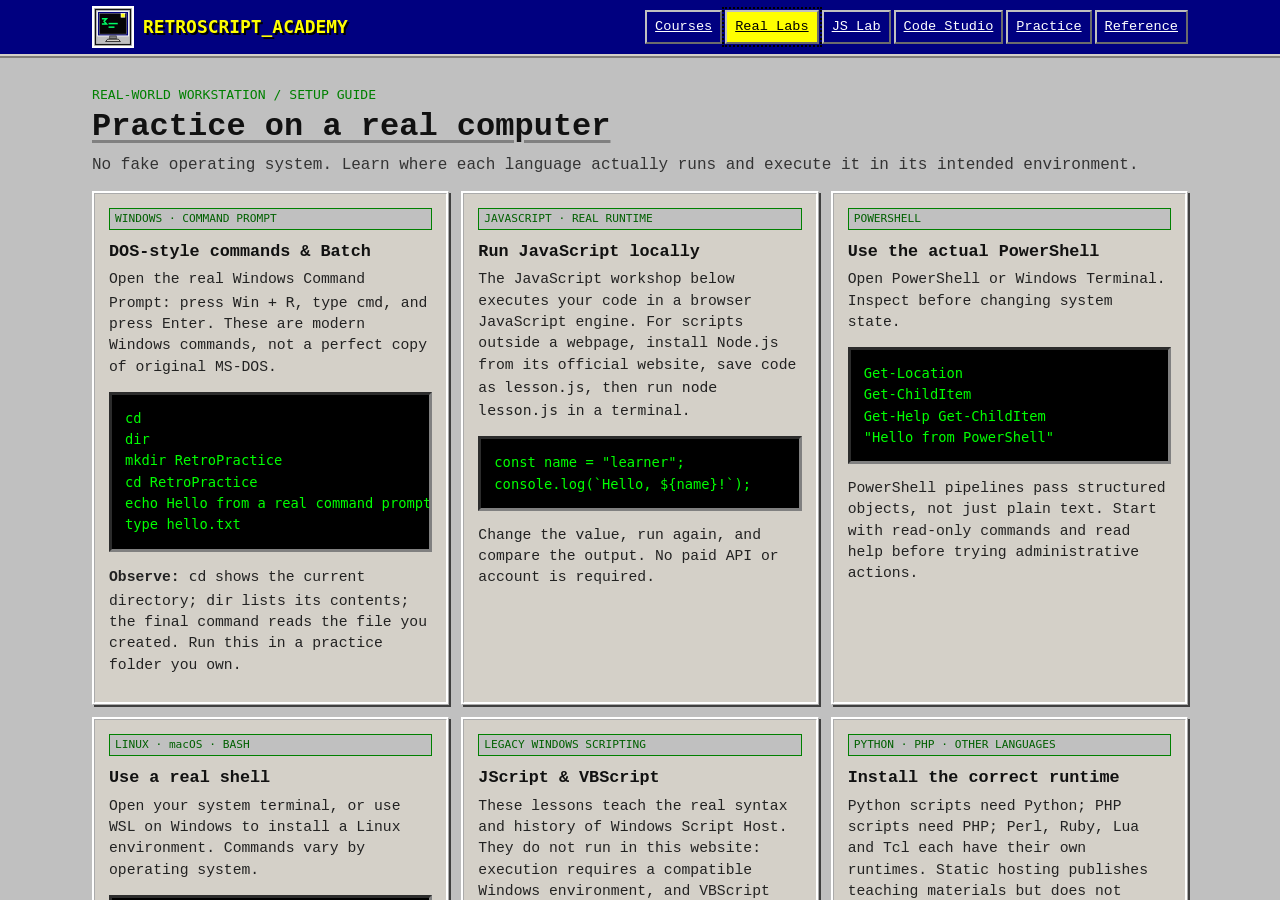
<file: labs.html>
<!doctype html>
<html lang="en">
<head>
<meta charset="utf-8"><meta name="viewport" content="width=device-width,initial-scale=1">
<meta name="theme-color" content="#000080"><link rel="icon" type="image/svg+xml" href="./retroscript-logo.svg"><link rel="shortcut icon" href="./retroscript-logo.svg"><meta name="apple-mobile-web-app-title" content="RetroScript Academy"><meta name="description" content="A free, retro-styled scripting academy: learn DOS, batch, JavaScript, JScript, VBScript, PowerShell, Bash and Python from zero to advanced.">
<title>RetroScript Academy — Learn the language of computers</title>
<style>
:root{--bg:#0b1020;--panel:#121a2d;--panel2:#18243b;--line:#2a3b58;--text:#e8eefb;--muted:#9caec9;--green:#9ef7a5;--cyan:#76e4f7;--amber:#ffd479;--pink:#ff9acb;--blue:#8bbcff;--shadow:0 12px 34px #0005}*{box-sizing:border-box}html{scroll-behavior:smooth}body{margin:0;background:radial-gradient(ellipse at top,#172642 0,#0b1020 55%);color:var(--text);font:16px/1.6 system-ui,-apple-system,Segoe UI,sans-serif}a{color:var(--cyan)}button,input,select,textarea{font:inherit}button{cursor:pointer}.mono,code,pre,.brand,.eyebrow,.tag,.terminal-output{font-family:ui-monospace,SFMono-Regular,Consolas,monospace}.shell{max-width:1320px;margin:auto;padding:0 22px}.topbar{position:sticky;top:0;z-index:10;background:#0b1020eF;border-bottom:1px solid var(--line);backdrop-filter:blur(12px)}.nav{display:flex;align-items:center;gap:18px;min-height:68px}.brand{font-weight:900;letter-spacing:-.04em;font-size:1.2rem;color:var(--green);text-decoration:none;white-space:nowrap}.brand span{color:var(--cyan)}.navlinks{display:flex;gap:6px;align-items:center;flex-wrap:wrap;margin-left:auto}.navlinks a,.navlinks button{color:var(--muted);text-decoration:none;border:0;background:transparent;padding:8px 10px;border-radius:8px;font-size:.9rem}.navlinks a:hover,.navlinks button:hover{background:var(--panel2);color:var(--text)}.menu-toggle{display:none;background:var(--panel);border:1px solid var(--line);color:var(--text);padding:7px 10px;border-radius:8px}.hero{padding:64px 0 38px;display:grid;grid-template-columns:1.2fr .8fr;gap:28px;align-items:center}.eyebrow{font-size:.78rem;letter-spacing:.13em;text-transform:uppercase;color:var(--green)}h1{font-size:clamp(2.4rem,6vw,4.9rem);line-height:1.03;letter-spacing:-.06em;margin:14px 0 20px}h1 em{font-style:normal;color:var(--green)}.lead{font-size:1.12rem;color:var(--muted);max-width:720px}.actions{display:flex;gap:10px;flex-wrap:wrap;margin-top:25px}.btn{border:1px solid var(--line);background:var(--panel2);color:var(--text);padding:11px 15px;border-radius:10px;text-decoration:none;font-weight:700}.btn.primary{background:var(--green);color:#102017;border-color:var(--green)}.btn:hover{transform:translateY(-1px);filter:brightness(1.08)}.window{border:1px solid #486080;border-radius:12px;overflow:hidden;box-shadow:var(--shadow);background:#080d16}.windowbar{display:flex;align-items:center;gap:7px;padding:11px 13px;background:linear-gradient(90deg,#263c60,#192943);border-bottom:1px solid #486080;font: .82rem ui-monospace,monospace}.dot{width:9px;height:9px;border-radius:50%;background:#ff7b82}.dot:nth-child(2){background:#ffd479}.dot:nth-child(3){background:#9ef7a5}.windowtitle{margin-left:7px;color:#dce8ff}.terminal{padding:20px;font: .92rem/1.9 ui-monospace,monospace;color:var(--green);min-height:240px}.terminal .dim{color:#8ba3c7}.terminal .cyan{color:var(--cyan)}.terminal .amber{color:var(--amber)}.status{display:flex;gap:12px;flex-wrap:wrap;margin:14px 0 30px}.status span{font-size:.82rem;color:var(--muted);border:1px solid var(--line);padding:6px 10px;border-radius:999px;background:#111a2b}.section{padding:42px 0}.section-head{display:flex;align-items:end;justify-content:space-between;gap:16px;margin-bottom:20px}.section h2{font-size:clamp(1.6rem,3vw,2.4rem);letter-spacing:-.04em;margin:0}.section-head p{margin:4px 0 0;color:var(--muted)}.grid{display:grid;grid-template-columns:repeat(3,minmax(0,1fr));gap:14px}.card{background:linear-gradient(145deg,#17233a,#101827);border:1px solid var(--line);border-radius:14px;padding:19px;min-width:0;transition:.18s}.card:hover{border-color:#5a7da9;transform:translateY(-2px)}.cardtop{display:flex;align-items:center;justify-content:space-between;gap:12px}.iconbox{display:grid;place-items:center;width:43px;height:43px;border:1px solid var(--line);border-radius:10px;background:#0c1423;font-size:1.25rem}.tag{font-size:.72rem;color:var(--green);border:1px solid #315d48;background:#153024;padding:3px 7px;border-radius:5px;white-space:nowrap}.card h3{margin:13px 0 5px;font-size:1.13rem}.card p{color:var(--muted);font-size:.92rem;margin:0 0 12px}.card ul{padding-left:18px;margin:10px 0;color:#c4d0e5;font-size:.86rem}.card .textlink{display:inline-block;margin-top:8px;text-decoration:none;font-weight:700}.toolbar{display:flex;gap:10px;flex-wrap:wrap;margin-bottom:16px}.field{width:100%;background:#0a1220;color:var(--text);border:1px solid var(--line);border-radius:9px;padding:11px 12px;min-width:0}.search{flex:1;min-width:220px}.layout{display:grid;grid-template-columns:260px minmax(0,1fr);gap:18px}.sidebar,.contentpanel{border:1px solid var(--line);border-radius:14px;background:#111a2a;padding:16px;min-width:0}.sidebar h3{font-size:.9rem;color:var(--muted);text-transform:uppercase;letter-spacing:.1em;margin:0 0 10px}.lessonlink{display:block;width:100%;text-align:left;border:0;background:transparent;color:var(--muted);padding:9px 10px;border-radius:8px;margin:2px 0}.lessonlink:hover,.lessonlink.active{background:#20314b;color:var(--green)}.contentpanel h3{margin-top:0}.contentpanel p,.contentpanel li{color:#c4d0e5}.contentpanel code{background:#07101c;border:1px solid #243550;padding:2px 5px;border-radius:4px;color:var(--green)}pre{overflow:auto;background:#070c14;color:#a9f6b1;padding:16px;border:1px solid #27364d;border-radius:10px;font-size:.87rem;line-height:1.7}pre code{border:0!important;background:transparent!important;padding:0!important}.note{border-left:3px solid var(--amber);background:#2a2418;padding:12px 14px;color:#f5dfb2;border-radius:0 8px 8px 0;margin:16px 0}.successnote{border-left-color:var(--green);background:#14271d;color:#c7f6d0}.terminalbox{background:#050a0f;border:1px solid #39523f;border-radius:10px;padding:15px;color:var(--green);font: .9rem/1.8 ui-monospace,monospace}.terminalbox form{display:flex;gap:8px}.terminalbox input{background:transparent;color:var(--green);border:0;outline:0;flex:1;min-width:0;font:inherit}.terminal-output{white-space:pre-wrap;overflow-wrap:anywhere;min-height:130px;max-height:300px;overflow:auto;color:#c4f7ca}.playground{display:grid;grid-template-columns:1fr 1fr;gap:12px}.playground textarea{min-height:230px;resize:vertical;background:#070c14;color:#b6f7c0;border:1px solid var(--line);border-radius:10px;padding:14px;font: .9rem/1.6 ui-monospace,monospace}.output{min-height:230px;background:#070c14;color:#e8eefb;border:1px solid var(--line);border-radius:10px;padding:14px;white-space:pre-wrap;overflow-wrap:anywhere;font: .9rem/1.6 ui-monospace,monospace}.quiz-option{display:block;width:100%;text-align:left;margin:8px 0;padding:11px 13px;border:1px solid var(--line);background:#0b1423;color:var(--text);border-radius:8px}.quiz-option:hover{border-color:var(--cyan)}.quiz-option.correct{border-color:var(--green);background:#153024}.quiz-option.wrong{border-color:#ff9292;background:#351c25}.progressbar{height:8px;background:#26334a;border-radius:99px;overflow:hidden}.progressbar span{display:block;height:100%;background:var(--green);width:0;transition:width .2s}.small{font-size:.85rem;color:var(--muted)}.pillrow{display:flex;gap:8px;flex-wrap:wrap}.pill{border:1px solid var(--line);border-radius:999px;padding:5px 9px;color:var(--muted);font-size:.8rem}.footer{border-top:1px solid var(--line);margin-top:45px;padding:28px 0;color:var(--muted);font-size:.88rem}.hidden{display:none!important}.empty{padding:30px;text-align:center;color:var(--muted)}@media(max-width:900px){.hero{grid-template-columns:1fr;padding-top:42px}.grid{grid-template-columns:repeat(2,minmax(0,1fr))}.layout{grid-template-columns:1fr}.sidebar{display:grid;grid-template-columns:repeat(2,minmax(0,1fr));gap:4px}.sidebar h3{grid-column:1/-1}.nav{flex-wrap:wrap;padding:10px 0}.navlinks{display:none;width:100%;margin:0}.navlinks.open{display:flex}.menu-toggle{display:block;margin-left:auto}}@media(max-width:600px){.shell{padding:0 14px}.grid{grid-template-columns:1fr}.playground{grid-template-columns:1fr}.section{padding:30px 0}.hero{padding-top:30px}.terminal{padding:15px;min-height:200px}.section-head{align-items:start;flex-direction:column}.sidebar{grid-template-columns:1fr 1fr}.navlinks a,.navlinks button{padding:8px}.status{gap:7px}.status span{font-size:.75rem}}

/* CLASSIC 1990s DESKTOP WEB THEME — intentionally avoids modern dashboard styling */
:root{--bg:#c0c0c0;--panel:#d4d0c8;--panel2:#c0c0c0;--line:#808080;--text:#111;--muted:#333;--green:#00ff00;--cyan:#00ffff;--amber:#ffff00;--pink:#ff00ff;--blue:#0000ee;--shadow:2px 2px 0 #fff,4px 4px 0 #404040}
html{scroll-behavior:auto;background:#008080}
body{margin:0;color:#111;background:#c0c0c0;font:16px/1.45 "Courier New",Courier,monospace}
a{color:#0000ee;text-decoration:underline}a:visited{color:#551a8b}
button,input,select,textarea{font-family:"Courier New",Courier,monospace}
.shell{max-width:1120px;padding:0 12px}
.topbar{position:relative;top:auto;z-index:2;background:#000080;border:0;border-bottom:4px ridge #d4d0c8;backdrop-filter:none}
.nav{min-height:54px;gap:12px}
.brand{font-size:1.12rem;letter-spacing:0;color:#fff;text-shadow:2px 2px #000;white-space:normal}
.brand span{color:#ffff00}
.navlinks{gap:3px}
.navlinks a,.navlinks button{color:#fff;background:#000080;border:2px outset #c0c0c0;border-radius:0;padding:5px 8px;font-size:.85rem;text-decoration:underline}
.navlinks a:hover,.navlinks button:hover{background:#0000aa;color:#ffff00}
.menu-toggle{background:#c0c0c0;color:#000;border:2px outset #fff;border-radius:0}
.hero{padding:28px 0 18px;grid-template-columns:1fr 1fr;gap:18px}
.eyebrow{font-size:.82rem;letter-spacing:0;color:#008000;text-transform:uppercase}
h1{font-family:"Courier New",Courier,monospace;font-size:clamp(2rem,4vw,3.3rem);line-height:1.08;letter-spacing:-1px;margin:8px 0 14px;text-shadow:2px 2px #fff}
h1 em{color:#000080;text-decoration:underline}
.lead{font-size:1rem;color:#222}
.actions{gap:8px;margin-top:16px}
.btn{display:inline-block;border:3px outset #fff;border-radius:0;background:#c0c0c0;color:#000;padding:7px 12px;text-decoration:underline;font-weight:bold;box-shadow:1px 1px #404040}
.btn.primary{background:#ffff00;color:#000;border-color:#fff}
.btn:hover{transform:none;filter:none;background:#000080;color:#fff}
.window{border:4px ridge #d4d0c8;border-radius:0;box-shadow:4px 4px #404040;background:#000;overflow:hidden}
.windowbar{background:#000080;border:0;border-bottom:3px ridge #d4d0c8;border-radius:0;color:#fff;padding:7px 9px;font-size:.82rem}
.dot{width:11px;height:11px;border-radius:0;background:#ff0000;border:1px outset #fff}
.dot:nth-child(2){background:#ffff00}.dot:nth-child(3){background:#00ff00}
.windowtitle{color:#fff;font-weight:bold}
.terminal{background:#000;color:#00ff00;padding:15px;font-size:.9rem;min-height:215px;text-shadow:0 0 2px #00ff00}
.terminal .dim{color:#c0c0c0}.terminal .cyan{color:#00ffff}.terminal .amber{color:#ffff00}
.status{gap:7px;margin:10px 0 22px}
.status span{font-size:.8rem;color:#111;border:2px inset #fff;padding:4px 7px;border-radius:0;background:#d4d0c8}
.section{padding:27px 0}
.section-head{margin-bottom:13px}
.section h2{font-family:"Courier New",Courier,monospace;font-size:clamp(1.4rem,2.5vw,2rem);letter-spacing:0;text-decoration:underline;text-decoration-color:#808080;text-underline-offset:5px}
.section-head p{color:#333}
.grid{gap:12px}
.card{background:#d4d0c8;border:3px ridge #fff;border-radius:0;padding:14px;box-shadow:2px 2px #404040;transition:none}
.card:hover{border-color:#fff;transform:none;box-shadow:2px 2px #404040}
.iconbox{width:40px;height:40px;border:2px inset #fff;border-radius:0;background:#c0c0c0;color:#000}
.tag{font-size:.7rem;color:#006000;border:1px solid #008000;background:#c0c0c0;padding:2px 5px;border-radius:0;white-space:normal}
.card h3{font-size:1.05rem;margin:10px 0 5px}
.card p,.card ul{color:#222}
.card .textlink{color:#0000ee;text-decoration:underline}
.toolbar{gap:7px}
.field{background:#fff;color:#000;border:2px inset #fff;border-radius:0;padding:8px 9px}
.layout{gap:12px}
.sidebar,.contentpanel{border:3px ridge #fff;border-radius:0;background:#d4d0c8;padding:12px;box-shadow:2px 2px #404040}
.sidebar h3{color:#000080;letter-spacing:0;text-decoration:underline}
.lessonlink{color:#0000ee;border:1px solid transparent;border-radius:0;padding:7px 8px;text-decoration:underline}
.lessonlink:hover,.lessonlink.active{background:#000080;color:#fff;border:1px dotted #ffff00}
.contentpanel p,.contentpanel li{color:#222}
.contentpanel code{background:#000;color:#00ff00;border:1px solid #808080;border-radius:0;padding:1px 4px}
pre{background:#000;color:#00ff00;border:3px inset #808080;border-radius:0;padding:13px;font-size:.86rem;line-height:1.55}
pre code{color:#00ff00}
.note{border:2px solid #808000;border-left:7px solid #808000;background:#ffffcc;color:#222;padding:10px 12px;border-radius:0}
.successnote{border-left-color:#008000;background:#ccffcc;color:#111}
.terminalbox{background:#000;border:3px inset #808080;border-radius:0;padding:12px;color:#00ff00}
.terminalbox input{color:#00ff00}
.terminal-output{color:#00ff00}
.playground{gap:10px}
.playground textarea,.output{border:3px inset #808080;border-radius:0;background:#000;color:#00ff00;padding:12px;font-family:"Courier New",Courier,monospace}
.output{color:#00ff00}
.quiz-option{border:2px outset #fff;background:#d4d0c8;color:#111;border-radius:0;padding:9px 11px}
.quiz-option:hover{border-color:#000080;background:#000080;color:#fff}
.quiz-option.correct{border:2px inset #008000;background:#ccffcc;color:#000}
.quiz-option.wrong{border:2px inset #800000;background:#ffcccc;color:#000}
.progressbar{height:12px;background:#fff;border:2px inset #808080;border-radius:0}
.progressbar span{background:#008000;transition:none}
.pillrow{gap:5px}.pill{border:1px solid #808080;border-radius:0;background:#d4d0c8;color:#111;padding:3px 6px}
.footer{border-top:3px double #808080;margin-top:30px;padding:20px 0;color:#333}
.empty{color:#333}
::selection{background:#000080;color:#fff}
@media(max-width:900px){.hero{grid-template-columns:1fr;padding-top:22px}.nav{flex-wrap:wrap;padding:7px 0}.navlinks{background:#000080;padding:5px}.sidebar{grid-template-columns:repeat(2,minmax(0,1fr))}}
@media(max-width:600px){.shell{padding:0 8px}.hero{padding-top:18px}.section{padding:20px 0}.grid{grid-template-columns:1fr}.sidebar{grid-template-columns:1fr 1fr}.terminal{padding:11px}.section-head{align-items:start}.navlinks a,.navlinks button{padding:5px;font-size:.78rem}}

/* FULL PRACTICAL WORKBENCH */
.full-workbench{margin-top:18px;padding:18px!important;border:3px ridge #fff!important;background:#d4d0c8!important;box-shadow:3px 3px #404040!important}
.workbench-toolbar{display:grid;grid-template-columns:minmax(0,1fr) minmax(0,1fr);gap:12px;margin:12px 0}
.workbench-search{display:block;min-width:0;font:700 .75rem "Courier New",monospace;color:#000080}
.workbench-search span{display:block;margin-bottom:6px}
.workbench-search .field{margin:0}
.mission-layout{display:grid;grid-template-columns:minmax(0,1fr) minmax(0,1fr);gap:12px}
.mission-card{min-width:0;border:3px ridge #fff;background:#c0c0c0;padding:14px;box-shadow:2px 2px #404040}
.mission-card h3{margin:10px 0 6px;color:#000080}
.mission-card p,.mission-card li{color:#222}
.mission-card ol{padding-left:22px}
.mission-card li{margin:0 0 8px}
.mission-checks{display:grid;gap:7px;margin:14px 0}
.mission-check{display:flex;align-items:flex-start;gap:8px;padding:8px;border:1px solid #808080;background:#d4d0c8}
.mission-check input{width:18px;height:18px;flex:0 0 auto;margin:1px 0}
.mission-notes-label{display:block;font-size:.78rem;font-weight:bold;margin:12px 0 6px;color:#000080}
#labNotes{min-height:90px;resize:vertical}
.lab-run-output{min-height:160px;max-height:360px;overflow:auto;white-space:pre-wrap;overflow-wrap:anywhere;background:#000;color:#00ff00;border:3px inset #808080;padding:12px;font:14px/1.5 "Courier New",monospace}
#runLabJs:disabled{opacity:.55;cursor:not-allowed}
#workspaceStatus{min-height:1.5em}
@media(max-width:760px){.workbench-toolbar,.mission-layout{grid-template-columns:1fr}.full-workbench{padding:10px!important}.mission-card{padding:10px}.labbench{grid-template-columns:1fr}}
/* Practical lab bench: restrained terminal-era styling, not a simulated OS. */
.labbench{display:grid;grid-template-columns:minmax(0,1.05fr) minmax(0,.95fr);gap:24px;border:2px solid var(--line);border-radius:0!important;box-shadow:none!important;background:var(--panel)!important}
.lab-controls,.lab-instructions{min-width:0}.lab-controls label{display:block;font:700 .78rem ui-monospace,monospace;letter-spacing:.06em;color:var(--green);margin:0 0 8px}.lab-controls select,.lab-controls textarea{width:100%;background:#050807;color:#b6ffb6;border:1px solid #64815f;border-radius:0;padding:12px;font:14px/1.55 ui-monospace,monospace;margin-bottom:14px}.lab-controls textarea{resize:vertical;min-height:240px;white-space:pre;tab-size:4}.lab-instructions h3,.lab-instructions h4{font-family:ui-monospace,monospace;color:var(--amber)}.lab-instructions li{margin:0 0 10px}.lab-count{margin-top:10px}.labbench .note{border-left:3px solid var(--amber);border-radius:0}
@media(max-width:760px){.labbench{grid-template-columns:1fr;gap:18px}.lab-controls textarea{min-height:190px}}

/* RETROSCRIPT LANDING PAGE + DEVICE RESPONSIVENESS */
.skip-link{position:absolute;left:8px;top:-100px;background:#ffff00;color:#000;padding:10px 14px;z-index:99;border:3px outset #fff;font-weight:900}.skip-link:focus{top:8px}
.brand{display:flex;align-items:center;gap:9px;min-width:0}.brand img{width:42px;height:42px;image-rendering:pixelated;flex:0 0 auto;border:2px solid #fff;background:#c0c0c0}.brandword{overflow-wrap:anywhere}.landing-page{position:relative;isolation:isolate;margin:10px 0 0;padding:38px 0 28px;border-bottom:3px double #808080}.landing-page:before{content:"";position:absolute;inset:12px -10px 18px;z-index:-1;pointer-events:none;background:repeating-linear-gradient(0deg,transparent 0 23px,#80808012 24px 25px);border:1px solid #80808055}.landing-copy{min-width:0}.landing-stamp{display:flex;align-items:center;gap:14px;margin:0 0 24px;padding:12px;border:3px ridge #d4d0c8;background:#000080;color:#fff;max-width:max-content;box-shadow:5px 5px 0 #000}.landing-stamp img{image-rendering:pixelated;border:2px solid #ffff00;background:#c0c0c0;flex:0 0 auto}.landing-stamp strong,.landing-stamp small{display:block;font-family:ui-monospace,Consolas,monospace}.landing-stamp strong{font-size:clamp(.95rem,2vw,1.2rem);color:#ffff00;letter-spacing:.02em}.landing-stamp small{margin-top:5px;font-size:clamp(.58rem,1.3vw,.72rem);color:#baffba}.landing-page h1{max-width:900px;text-shadow:2px 2px 0 #000}.landing-page .lead{max-width:670px}.landing-page .btn{border-radius:0;border-width:3px;border-style:outset;text-transform:uppercase}.landing-page .btn.primary{border-color:#fff;background:#ffff00;color:#000}.landing-page .status{margin-bottom:0}.landing-page .window{border-radius:0;border:3px ridge #d4d0c8;box-shadow:7px 7px 0 #000}.landing-page .windowbar{border-radius:0}.landing-page .terminal{overflow-wrap:anywhere}.topbar{backdrop-filter:none}.nav{gap:10px}.navlinks{min-width:0}.navlinks a{white-space:normal}
img,svg,video,canvas{max-width:100%}pre{max-width:100%;overflow-x:auto;overscroll-behavior-inline:contain}code{overflow-wrap:anywhere}.card,.contentpanel,.sidebar,.labbench,.window{min-width:0;max-width:100%}input,select,textarea,button{max-width:100%}.layout>*{min-width:0}
@media(min-width:1200px){.landing-page{min-height:440px}.landing-page h1{font-size:clamp(3.2rem,5.2vw,5.2rem)}}
@media(max-width:900px){.landing-page{padding-top:22px}.landing-page:before{inset:8px 0 14px}.landing-stamp{margin-bottom:18px}.nav{align-items:center}.navlinks{flex-wrap:wrap}}
@media(max-width:760px){.shell{width:100%;padding-left:12px;padding-right:12px}.brand{font-size:1rem;max-width:calc(100% - 95px)}.brand img{width:36px;height:36px}.brandword{line-height:1.2}.menu-toggle{flex:0 0 auto}.navlinks.open{display:grid;grid-template-columns:repeat(2,minmax(0,1fr));gap:5px}.navlinks a{display:block;text-align:center;overflow-wrap:anywhere}.landing-page{gap:16px}.landing-page .terminal{font-size:.82rem;min-height:0}.landing-stamp{width:100%;max-width:100%;padding:9px}.landing-stamp img{width:60px;height:60px}.landing-page h1{font-size:clamp(2.2rem,10vw,3.6rem)}.actions .btn{flex:1 1 160px;text-align:center}.status span{max-width:100%;overflow-wrap:anywhere}.section-head{gap:8px}}
@media(max-width:420px){.shell{padding-left:8px;padding-right:8px}.nav{gap:6px}.brand{font-size:.78rem;letter-spacing:0;max-width:calc(100% - 78px);gap:6px}.brand img{width:30px;height:30px}.menu-toggle{font-size:.75rem;padding:6px}.navlinks.open{grid-template-columns:1fr 1fr}.landing-stamp{gap:8px}.landing-stamp img{width:48px;height:48px}.landing-stamp small{font-size:.55rem}.landing-page h1{font-size:clamp(2rem,9vw,2.7rem);letter-spacing:-.04em}.lead{font-size:1rem}.terminal{font-size:.75rem}.sidebar{grid-template-columns:1fr}.toolbar>*{min-width:0}.search{min-width:0}}
@media(prefers-reduced-motion:reduce){html{scroll-behavior:auto}*,*:before,*:after{animation-duration:.01ms!important;animation-iteration-count:1!important;transition:none!important}}


/* Dedicated first-screen retro landing page: intentionally visible on initial page load. */
.boot-landing{min-height:100vh;min-height:100svh;padding:clamp(12px,3vw,34px);display:grid;place-items:center;background:#008080;background-image:linear-gradient(135deg,#008080 0%,#005858 48%,#003333 100%);color:#fff;font-family:ui-monospace,Consolas,"Courier New",monospace}
.boot-frame{width:min(100%,920px);background:#c0c0c0;color:#000;border:4px ridge #fff;box-shadow:12px 12px 0 #002b2b;min-width:0}
.boot-titlebar{display:flex;align-items:center;gap:10px;justify-content:space-between;flex-wrap:wrap;padding:9px 12px;background:#000080;color:#fff;font-weight:900;font-size:clamp(.72rem,2vw,.95rem)}
.boot-lights{color:#ffff00;white-space:nowrap}.boot-version{color:#baffba}
.boot-content{text-align:center;padding:clamp(22px,6vw,58px) clamp(12px,4vw,34px);background:#000;color:#00ff66;border:3px inset #808080;margin:8px;overflow-wrap:anywhere}
.boot-logo{display:block;width:clamp(72px,14vw,112px);height:auto;margin:0 auto 18px;image-rendering:pixelated;border:3px ridge #fff;background:#c0c0c0}
.boot-kicker{color:#ffff00;font-weight:900;letter-spacing:.08em;font-size:clamp(.7rem,2vw,.95rem)}
.boot-content h1{font-size:clamp(2rem,7.4vw,5.4rem);line-height:1.05;letter-spacing:.02em;margin:18px 0;color:#fff;text-shadow:4px 4px #000080;overflow-wrap:anywhere}
.boot-content h1 span{color:#ffff00}.boot-description{font-size:clamp(.85rem,2.3vw,1.12rem);line-height:1.8;color:#baffba}
.boot-facts{display:flex;justify-content:center;gap:9px;flex-wrap:wrap;margin:22px 0}.boot-facts span{background:#000080;color:#ffff00;padding:6px 9px;border:2px outset #fff;font-size:clamp(.65rem,1.7vw,.82rem)}
.boot-enter{display:inline-block;margin:8px auto 10px;padding:14px clamp(14px,4vw,32px);background:#c0c0c0;color:#000;border:4px outset #fff;font-weight:1000;font-size:clamp(.9rem,2.8vw,1.25rem);text-decoration:none;box-shadow:4px 4px 0 #008000}
.boot-enter:hover,.boot-enter:focus{background:#ffff00;outline:3px solid #00ff66;outline-offset:3px}.boot-footnote{margin:26px 0 0;color:#aaa;font-size:clamp(.6rem,1.6vw,.78rem);line-height:1.8}
.boot-status{display:flex;justify-content:space-between;gap:8px;flex-wrap:wrap;padding:9px 12px;background:#c0c0c0;color:#000;font-size:clamp(.62rem,1.7vw,.8rem);font-weight:900}
@media(max-width:480px){.boot-landing{padding:8px}.boot-frame{box-shadow:5px 5px 0 #002b2b}.boot-content{margin:5px;padding:22px 10px}.boot-status{justify-content:center;text-align:center}.boot-content h1{letter-spacing:0}.boot-description br{display:none}}
@media(prefers-reduced-motion:reduce){.boot-landing *{scroll-behavior:auto}}


.route-main{min-height:70vh}.topbar[hidden],main section[hidden],.footer[hidden]{display:none!important}.navlinks a[aria-current="page"]{background:#ffff00!important;color:#000!important;outline:2px dotted #000;outline-offset:1px}.brand:focus-visible,.navlinks a:focus-visible{outline:3px solid #ffff00;outline-offset:3px}

/* App-like layout: keep the browser viewport fixed and scroll only inside the active page content. */
body.route-app{height:100vh;height:100svh;overflow:hidden;display:flex;flex-direction:column}
body.route-app .topbar{flex:0 0 auto}
body.route-app main.route-main{flex:1 1 auto;min-height:0;height:auto;overflow-y:auto;overscroll-behavior:contain;padding-bottom:24px}
body.route-app .footer{display:none!important}
body.route-app main.route-main>section:not([hidden]){margin-bottom:0}
.boot-landing{min-height:100vh;min-height:100svh}
@media(max-height:760px){.boot-content{padding-top:clamp(10px,2.2vh,24px);padding-bottom:clamp(10px,2.2vh,24px)}.boot-logo{width:clamp(48px,9vh,78px);margin-bottom:8px}.boot-kicker{margin:8px 0}.boot-content h1{font-size:clamp(1.7rem,6vh,3.5rem);margin:8px 0}.boot-description{line-height:1.45;margin:8px 0}.boot-facts{margin:10px 0}.boot-footnote{margin-top:10px}}
.boot-landing[hidden]{display:none!important}
</style>
<link rel="manifest" href="./manifest.webmanifest">
</head>
<body>
<section class="boot-landing" id="landing" aria-labelledby="landingTitle">
  <div class="boot-frame">
    <div class="boot-titlebar"><span class="boot-lights">■ ■ ■</span><span>RETROSCRIPT.EXE — WELCOME</span><span class="boot-version">v1.0</span></div>
    <div class="boot-content">
      <img class="boot-logo" src="./retroscript-logo.svg" alt="RetroScript Academy pixel computer logo" width="112" height="112">
      <p class="boot-kicker">★ FREE RETRO PROGRAMMING ACADEMY ★</p>
      <h1 id="landingTitle">WELCOME TO<br><span>RETROSCRIPT</span><br>ACADEMY_</h1>
      <p class="boot-description">Learn scripting from LEVEL ZERO to ADVANCED.<br>Classic computer style. Real lessons. Real code. Real labs.</p>
      <div class="boot-facts"><span>[ NO FEES ]</span><span>[ NO ACCOUNT ]</span><span>[ OPEN SOURCE ]</span></div>
      <a class="boot-enter" href="./courses.html">▶ ENTER THE ACADEMY</a>
      <p class="boot-footnote">DOS · BATCH · JAVASCRIPT · POWERSHELL · PYTHON · AND MORE</p>
    </div>
    <div class="boot-status"><span>STATUS: READY</span><span>PRESS ENTER TO CONTINUE →</span></div>
  </div>
</section>
<a class="skip-link" href="#courses">Skip to courses</a><header class="topbar"><div class="shell nav"><a class="brand" href="./index.html" aria-label="RetroScript Academy home"><img src="./retroscript-logo.svg" alt="" width="42" height="42"> <span class="brandword">RETRO<span>SCRIPT</span>_ACADEMY</span></a><button class="menu-toggle" id="menuToggle" aria-label="Toggle navigation">☰ MENU</button><nav class="navlinks" id="navlinks"><a href="./courses.html">Courses</a><a href="./labs.html">Real Labs</a><a href="./js-lab.html">JS Lab</a><a href="./studio.html">Code Studio</a><a href="./practice.html">Practice</a><a href="./reference.html">Reference</a></nav></div></header>
<main class="shell">
<section class="hero landing-page" id="home"><div class="landing-copy"><div class="landing-stamp"><img src="./retroscript-logo.svg" alt="RetroScript Academy retro computer logo" width="76" height="76"><span><strong>RETROSCRIPT ACADEMY</strong><small>FREE COMPUTER LEARNING SYSTEM · EST. 1995*</small></span></div><div class="eyebrow">● Free learning system // build 1.0</div><h1>Boot up your brain.<br>Learn the <em>language</em><br>of computers.</h1><p class="lead">A retro-style scripting academy for curious beginners. Learn classic and modern languages from level zero to advanced—with real lessons, source code, and practical labs.</p><div class="actions"><a class="btn primary" href="./courses.html">▶ START LEARNING</a><a class="btn" href="./labs.html">OPEN REAL LABS</a></div><div class="status"><span>✓ FREE FOREVER</span><span>✓ NO ACCOUNT</span><span>✓ PHONE · TABLET · DESKTOP</span><span>✓ REAL CODE &amp; RESULTS</span></div></div><div class="window"><div class="windowbar"><i class="dot"></i><i class="dot"></i><i class="dot"></i><span class="windowtitle">C:\RETROSCRIPT\WELCOME.EXE</span></div><div class="terminal"><div class="dim">RETROSCRIPT ACADEMY [Version 1.0]</div><br><div>Booting learning environment...</div><div class="cyan">Loading course catalog ........ OK</div><div class="cyan">Loading practice labs .......... OK</div><div class="cyan">Checking learner progress ...... OK</div><br><div class="amber">Welcome, future script author.</div><div>Type <span class="cyan">HELP</span> to begin.</div><br><div class="dim">C:\LEARN&gt; <span style="animation:blink 1s steps(2,start) infinite">_</span></div></div></div></section>
<section class="section" id="courses"><div class="section-head"><div><div class="eyebrow">Course directory / 001—010</div><h2>Choose your learning path</h2><p>Start at zero. Move forward at your own pace.</p></div></div><div class="toolbar"><input class="field search" id="courseSearch" type="search" placeholder="Search courses, topics, commands..."><select class="field" id="levelFilter" style="max-width:190px"><option value="all">All levels</option><option value="zero">Level zero</option><option value="beginner">Beginner</option><option value="intermediate">Intermediate</option><option value="advanced">Advanced</option></select></div><div class="grid" id="courseGrid"></div><div class="empty hidden" id="noCourses">No courses match your search.</div></section>
<section class="section" id="lesson"><div class="section-head"><div><div class="eyebrow">Learning console / selected lesson</div><h2 id="lessonHeading">Your first command</h2><p id="lessonSub">A short lesson with examples you can try.</p></div><span class="tag" id="lessonLevel">LEVEL 0</span></div><div class="layout"><aside class="sidebar"><h3>Lesson index</h3><div id="lessonNav"></div></aside><article class="contentpanel" id="lessonContent" aria-live="polite"></article></div></section>
<section class="section" id="lab"><div class="section-head"><div><div class="eyebrow">Real-world workstation / setup guide</div><h2>Practice on a real computer</h2><p>No fake operating system. Learn where each language actually runs and execute it in its intended environment.</p></div></div><div class="grid">
<article class="card"><div class="tag">WINDOWS · COMMAND PROMPT</div><h3>DOS-style commands & Batch</h3><p>Open the real Windows Command Prompt: press <code>Win + R</code>, type <code>cmd</code>, and press Enter. These are modern Windows commands, not a perfect copy of original MS-DOS.</p><pre><code>cd
dir
mkdir RetroPractice
cd RetroPractice
echo Hello from a real command prompt&gt;hello.txt
type hello.txt</code></pre><p><strong>Observe:</strong> <code>cd</code> shows the current directory; <code>dir</code> lists its contents; the final command reads the file you created. Run this in a practice folder you own.</p></article>
<article class="card"><div class="tag">JAVASCRIPT · REAL RUNTIME</div><h3>Run JavaScript locally</h3><p>The JavaScript workshop below executes your code in a browser JavaScript engine. For scripts outside a webpage, install Node.js from its official website, save code as <code>lesson.js</code>, then run <code>node lesson.js</code> in a terminal.</p><pre><code>const name = "learner";
console.log(`Hello, ${name}!`);</code></pre><p>Change the value, run again, and compare the output. No paid API or account is required.</p></article>
<article class="card"><div class="tag">POWERSHELL</div><h3>Use the actual PowerShell</h3><p>Open PowerShell or Windows Terminal. Inspect before changing system state.</p><pre><code>Get-Location
Get-ChildItem
Get-Help Get-ChildItem
"Hello from PowerShell"</code></pre><p>PowerShell pipelines pass structured objects, not just plain text. Start with read-only commands and read help before trying administrative actions.</p></article>
<article class="card"><div class="tag">LINUX · macOS · BASH</div><h3>Use a real shell</h3><p>Open your system terminal, or use WSL on Windows to install a Linux environment. Commands vary by operating system.</p><pre><code>pwd
printf '%s\n' 'Hello from the shell'
mkdir -p practice
cd practice
printf '%s\n' 'notes' &gt; notes.txt
cat notes.txt</code></pre><p>These commands create and read a file in the current working directory. Understand every command before running it.</p></article>
<article class="card"><div class="tag">LEGACY WINDOWS SCRIPTING</div><h3>JScript & VBScript</h3><p>These lessons teach the real syntax and history of Windows Script Host. They do not run in this website: execution requires a compatible Windows environment, and VBScript support is deprecated or restricted on modern Windows versions.</p><pre><code>// JScript example: hello.js
WScript.Echo("Hello from Windows Script Host");</code></pre><p>Use only a machine you control. Do not run unknown scripts or examples that delete files, change settings, or access the network.</p></article>
<article class="card"><div class="tag">PYTHON · PHP · OTHER LANGUAGES</div><h3>Install the correct runtime</h3><p>Python scripts need Python; PHP scripts need PHP; Perl, Ruby, Lua and Tcl each have their own runtimes. Static hosting publishes teaching materials but does not install or execute those runtimes for you.</p><p>Each course explains how to save a source file, run it locally, interpret the result, and troubleshoot common errors.</p></article>
</div><div class="note"><strong>Important:</strong> GitHub Pages hosts static files only. This site provides actual teaching and a real browser JavaScript runner; it cannot execute DOS, Batch, PowerShell, VBScript, Bash, Python or PHP on GitHub's server. Follow the setup steps to run those languages in their real environments.</div></section>

<section class="section" id="real-labs"><div class="section-head"><div><div class="eyebrow">REAL LAB BENCH / NO FAKE OUTPUT</div><h2>Real language labs</h2><p>Choose any course to get its actual starter source, a file you can download, and instructions for running it with the language's real runtime. Browser-only execution is not falsely claimed for languages that need an installed host.</p></div></div><div class="contentpanel labbench"><div class="lab-controls"><label for="labLanguage">LANGUAGE / RUNTIME</label><select id="labLanguage"></select><label for="labSource">STARTER SOURCE — EDIT BEFORE DOWNLOADING</label><textarea id="labSource" spellcheck="false" rows="12"></textarea><div class="actions"><button class="btn primary" id="downloadLab">Download source file</button><button class="btn" id="resetLab">Restore starter</button><button class="btn" id="copyLab">Copy source</button></div></div><div class="lab-instructions"><div class="tag" id="labTag">REAL RUNTIME</div><h3 id="labTitle">Choose a language</h3><p id="labDesc"></p><h4>Run it for real</h4><ol id="labSteps"></ol><p><a id="labDocs" href="https://www.google.com/search?q=official+language+documentation" target="_blank" rel="noopener noreferrer">Open official documentation ↗</a></p><div class="note"><strong>Honest runtime status:</strong> downloading source is real; the source is not executed by this static page. Run it in the actual interpreter, shell, application or database engine shown here. Browser security and GitHub Pages do not provide every legacy runtime.</div></div></div><div class="small lab-count" id="labCount"></div>
<div class="contentpanel full-workbench" id="fullWorkbench">
  <div class="section-head"><div><div class="eyebrow">Hands-on mission control</div><h3>Practice missions & workspace</h3><p>Choose a language above, edit real source, save it on this device, and work through practical tasks. Only JavaScript has an in-browser runner here; other code is downloaded for its real runtime.</p></div></div>
  <div class="workbench-toolbar">
    <label class="workbench-search"><span>FIND A LANGUAGE</span><input class="field" id="labSearch" type="search" placeholder="Search 100+ language tracks…"></label>
    <label class="workbench-search"><span>MISSION</span><select class="field" id="labMission"></select></label>
  </div>
  <div class="mission-layout">
    <section class="mission-card">
      <div class="tag" id="missionLevel">MISSION 01</div>
      <h3 id="missionTitle">Make the starter your own</h3>
      <p id="missionBrief">Edit the source, save it, and test it in the correct runtime.</p>
      <ol id="missionSteps"></ol>
      <div class="mission-checks" id="missionChecks"></div>
      <label class="mission-notes-label" for="labNotes">YOUR NOTES / ERRORS / RESULTS</label>
      <textarea id="labNotes" class="field" rows="4" placeholder="Record what happened in the real runtime, including error messages…"></textarea>
      <div class="actions"><button class="btn primary" id="saveWorkspace">Save workspace on this device</button><button class="btn" id="clearWorkspace">Clear saved workspace</button></div>
      <p class="small" id="workspaceStatus" role="status">Workspace is not saved yet.</p>
    </section>
    <section class="mission-card">
      <div class="tag">REAL EXECUTION</div>
      <h3>Run JavaScript here</h3>
      <p id="inlineRunHint">Select the JavaScript language track to enable the isolated browser runner. Other languages are never shown fake output.</p>
      <div class="actions"><button class="btn primary" id="runLabJs" disabled>▶ Run current JavaScript</button><button class="btn" id="clearLabOutput">Clear output</button></div>
      <pre class="lab-run-output" id="labRunOutput" aria-live="polite">Output appears here when JavaScript is selected and run.</pre>
      <div class="note">The runner is for small learning snippets. It uses a sandboxed iframe with network access blocked. Browser JavaScript is not Node.js and cannot run operating-system commands. Never paste code you do not understand.</div>
    </section>
  </div>
</div></section>
<section class="section" id="playground"><div class="section-head"><div><div class="eyebrow">Code workshop / JavaScript</div><h2>Run your first JavaScript</h2><p>Runs locally in a restricted iframe with no network access or parent-page access.</p></div><button class="btn" id="resetJs">Reset example</button></div><div class="playground"><div><label for="jsCode" class="small">EDITABLE SOURCE</label><textarea id="jsCode" spellcheck="false">const name = "learner";
console.log("Hello, " + name + "!");

for (let i = 1; i <= 3; i++) {
  console.log("Practice line " + i);
}</textarea><div class="actions"><button class="btn primary" id="runJs">▶ Run code</button><button class="btn" id="clearJs">Clear output</button></div></div><div><label class="small" for="jsOutput">CONSOLE OUTPUT</label><div class="output" id="jsOutput" role="status">Output appears here...</div></div></div><div class="note">Safety: this playground is for learning small JavaScript snippets. Do not paste code you do not understand. The runner blocks network access and isolates the code from the academy page, but it is not a substitute for a hardened production sandbox.</div></section>
<section class="section" id="practice"><div class="section-head"><div><div class="eyebrow">Knowledge check / practice 001</div><h2>Quick practice</h2><p>Answer, learn why, then try another question.</p></div></div><div class="contentpanel"><div class="pillrow"><span class="pill" id="quizCount">Question 1</span><span class="pill" id="quizScore">Score: 0</span></div><h3 id="quizQuestion" style="margin-top:18px">What does the DOS command DIR usually do?</h3><div id="quizOptions"></div><p id="quizFeedback" aria-live="polite" class="small"></p><button class="btn" id="nextQuestion">Next question →</button></div></section>
<section class="section" id="reference"><div class="section-head"><div><div class="eyebrow">Quick reference / pocket manual</div><h2>Command & language reference</h2><p>Short reminders for your next practice session.</p></div></div><div class="grid" id="referenceGrid"></div></section>
<section class="section"><div class="section-head"><div><div class="eyebrow">Learning progress / saved on this device</div><h2>Your progress</h2><p>Progress is stored locally in this browser. No account or server is involved.</p></div></div><div class="contentpanel"><div style="display:flex;justify-content:space-between;gap:10px;flex-wrap:wrap"><strong id="progressLabel">0 of 10 courses explored</strong><button class="btn" id="clearProgress">Reset progress</button></div><div class="progressbar" style="margin:14px 0"><span id="progressFill"></span></div><p class="small">Open a course to mark it explored. This is a local learning aid, not a formal qualification or certification.</p></div></section>
<footer class="footer"><div class="brand">RETRO<span>SCRIPT</span>_ACADEMY</div><p>Built for curious minds. Static files, free hosting, no paid APIs, no account required.</p><p>Legacy scripting courses explain historical behavior. Always verify commands and run scripts only in environments you control.</p><div class="pillrow"><span class="pill">HTML</span><span class="pill">CSS</span><span class="pill">Vanilla JavaScript</span><span class="pill">GitHub Pages</span><span class="pill">No backend</span></div></footer>
</main>
<script>
const courses=[
{id:'dos',name:'DOS & Command Line',icon:'▣',tag:'START HERE',level:'zero',desc:'Understand the command prompt, drives, folders, paths and classic DOS commands.',topics:['What is DOS?','DIR, CD, MD and RD','COPY, MOVE, DEL and TYPE','Paths and wildcards','Redirection and pipes','Environment variables']},
{id:'batch',name:'Batch Scripting',icon:'>_',tag:'AUTOMATION',level:'beginner',desc:'Turn commands into reusable .BAT and .CMD scripts.',topics:['Your first batch file','ECHO and variables','IF and comparisons','FOR loops','Arguments and subroutines','Error handling']},
{id:'js',name:'JavaScript',icon:'{ }',tag:'MODERN CORE',level:'zero',desc:'Learn programming fundamentals and build toward advanced browser and Node.js work.',topics:['Values and variables','Conditions and loops','Functions','Arrays and objects','DOM and events','Promises and async/await']},
{id:'jscript',name:'Microsoft JScript',icon:'J',tag:'LEGACY WINDOWS',level:'intermediate',desc:'Understand classic Microsoft scripting and Windows Script Host.',topics:['JScript vs JavaScript','cscript and wscript','Arguments and output','File automation concepts','COM automation','Compatibility and safety']},
{id:'vbs',name:'VBScript',icon:'V',tag:'LEGACY WINDOWS',level:'intermediate',desc:'Read and maintain classic VBScript and Windows automation scripts.',topics:['Variables and data types','Conditions and loops','Subroutines and functions','Arrays and dictionaries','FileSystemObject','Error handling']},
{id:'ps',name:'PowerShell',icon:'PS',tag:'WINDOWS ADMIN',level:'beginner',desc:'Learn objects, pipelines, cmdlets and practical Windows automation.',topics:['Cmdlets and help','Variables and objects','Pipelines','Conditions and loops','Functions and modules','Safe administration']},
{id:'bash',name:'Bash & POSIX Shell',icon:'$ _',tag:'UNIX / LINUX',level:'beginner',desc:'Work with terminals, shell variables, pipes, processes and automation.',topics:['Shell basics','Variables and quoting','Tests and conditions','Loops and functions','Pipes and redirection','Scripts and permissions']},
{id:'python',name:'Python Scripting',icon:'Py',tag:'GENERAL PURPOSE',level:'zero',desc:'A friendly language for automation, text processing and practical tools.',topics:['Values and variables','Conditions and loops','Functions and modules','Lists and dictionaries','Files and exceptions','Automation projects']},
{id:'php',name:'PHP & Web Scripts',icon:'<?',tag:'SERVER-SIDE CONCEPTS',level:'beginner',desc:'Learn PHP syntax and how server-side scripts differ from static websites.',topics:['PHP basics','Variables and arrays','Functions','Forms and validation','Files and JSON','Static vs server-side']},
{id:'more',name:'Scripting Language Atlas',icon:'∞',tag:'EXPLORE MORE',level:'advanced',desc:'Compare Perl, Ruby, Lua, Tcl, SQL, AppleScript and other automation languages.',topics:['Perl and text processing','Ruby scripting','Lua embedding','Tcl automation','SQL scripts','Choosing the right tool']}
];
const lessons={
dos:[
{title:"What is DOS?",level:"LEVEL 0",sub:"Understand command-line computing.",body:`<p>DOS means Disk Operating System. A command line lets you type instructions instead of clicking through menus. Modern Windows Command Prompt shares many commands with DOS but is not identical to original MS-DOS.</p><pre><code>cd
dir
mkdir Practice</code></pre><p><code>cd</code> displays the current folder, <code>dir</code> lists entries, and <code>mkdir</code> creates a folder. The prompt shows where commands will run.</p>`},
{title:"Files, folders and paths",level:"BEGINNER",sub:"Navigate deliberately.",body:`<p>A directory is a folder. A path identifies a location. Relative paths are interpreted from the current directory; absolute paths identify a location from the drive or root.</p><pre><code>cd Practice
echo Hello&gt;hello.txt
type hello.txt
cd ..</code></pre><p>Run this in a folder created for practice. The <code>&gt;</code> operator writes output to a file and can overwrite an existing destination.</p>`}
],
batch:[
{title:"Your first Batch file",level:"BEGINNER",sub:"A .bat file contains commands for cmd.exe.",body:`<p>Create a plain-text file named <code>hello.bat</code>.</p><pre><code>@echo off
set "learner=Student"
echo Hello, %learner%!
pause</code></pre><p><code>@echo off</code> hides commands as they run. <code>set</code> assigns an environment variable and <code>%learner%</code> expands it.</p>`},
{title:"Conditions and loops",level:"INTERMEDIATE",sub:"Make scripts choose and repeat.",body:`<pre><code>@echo off
if exist "notes.txt" (
  echo Notes file found.
) else (
  echo Notes file is missing.
)
for %%F in (*.txt) do echo Found: %%F</code></pre><p><code>IF</code> selects a branch and <code>FOR</code> repeats work. Inside a batch file, the loop variable uses two percent signs.</p>`}
],
js:[
{title:"Your first JavaScript",level:"LEVEL 0",sub:"Run code and inspect its output.",body:`<p>JavaScript instructions are statements. A string stores text; <code>console.log</code> displays a value in the console.</p><pre><code>const learner = "Student";
console.log("Hello, " + learner);</code></pre><p>Change the value and run the code in the JavaScript workshop. Predict the output first, then compare it.</p>`},
{title:"Conditions and loops",level:"BEGINNER",sub:"Let values control program flow.",body:`<pre><code>const score = 72;
if (score &gt;= 60) {
  console.log("Pass");
} else {
  console.log("Review");
}
for (let i = 1; i &lt;= 3; i++) {
  console.log(i);
}</code></pre><p>The condition determines which branch runs. The loop starts at 1, repeats while its condition is true, and increments i after each iteration.</p>`}
],
jscript:[
{title:"JScript basics",level:"INTERMEDIATE",sub:"A legacy Microsoft scripting dialect.",body:`<p>Microsoft JScript is a legacy ECMAScript implementation. Windows Script Host provides APIs that browser JavaScript does not automatically have.</p><pre><code>WScript.Echo("Hello from JScript");</code></pre><p>On a compatible Windows system, save this as <code>hello.js</code> and run it with <code>cscript //nologo hello.js</code>. This website documents JScript; it does not execute Windows Script Host.</p>`}
],
vbs:[
{title:"VBScript basics",level:"INTERMEDIATE",sub:"Read a classic Windows scripting language.",body:`<p>VBScript uses <code>Dim</code> for variable declarations and <code>WScript.Echo</code> for output in Windows Script Host.</p><pre><code>Dim learner
learner = "Student"
WScript.Echo "Hello, " &amp; learner</code></pre><p>VBScript is deprecated in modern Windows and may be unavailable depending on the system. Study it mainly for legacy maintenance.</p>`}
],
ps:[
{title:"Discover PowerShell commands",level:"BEGINNER",sub:"Start with help and read-only commands.",body:`<pre><code>Get-Location
Get-ChildItem
Get-Command
Get-Help Get-ChildItem</code></pre><p>PowerShell cmdlets commonly use Verb-Noun names. The pipeline can pass structured objects to the next command, not only plain text.</p>`}
],
bash:[
{title:"Your first shell commands",level:"BEGINNER",sub:"Explore a real Unix-like terminal.",body:`<pre><code>pwd
printf '%s\\\\n' 'Hello, shell!'
mkdir -p practice
cd practice</code></pre><p><code>pwd</code> prints the working directory. Quote strings to preserve spaces and avoid accidentally splitting values into multiple arguments.</p>`}
],
python:[
{title:"Your first Python script",level:"LEVEL 0",sub:"Readable syntax and indentation.",body:`<pre><code>learner = "Student"
print("Hello, " + learner)
for number in range(1, 4):
    print(number)</code></pre><p>Python uses indentation to group statements. The built-in <code>print</code> function displays values; <code>range(1, 4)</code> produces 1, 2 and 3.</p>`}
],
php:[
{title:"PHP basics",level:"BEGINNER",sub:"PHP requires a PHP runtime.",body:`<pre><code>&lt;?php
$name = "learner";
echo "Hello, " . $name;
?&gt;</code></pre><p>PHP commonly runs on a server or local PHP runtime. GitHub Pages serves static files and will not execute PHP source.</p>`}
],
more:[
{title:"Choose the right tool",level:"INTERMEDIATE",sub:"Match language to task and environment.",body:`<p>Bash is common for Unix shell tasks; PowerShell for Windows administration; Python for general automation; JavaScript for browsers and server runtimes; Perl for text processing; Ruby for expressive scripts; Lua for embedding; Tcl for specialized tooling. SQL is a database query language rather than a general-purpose shell.</p><p>Choose based on platform, available runtime, data format, security needs and maintainability.</p>`}
]
};

let activeCourse='dos',activeLesson=0;
const $=s=>document.querySelector(s);
function safeText(s){return String(s).replace(/[&<>"]/g,c=>({'&':'&amp;','<':'&lt;','>':'&gt;','"':'&quot;'}[c]));}
function getProgress(){try{return JSON.parse(localStorage.getItem('rsa-progress')||'[]')}catch{return []}}
function setProgress(a){try{localStorage.setItem('rsa-progress',JSON.stringify(a))}catch{}}
function updateProgress(){const p=getProgress();$('#progressLabel').textContent=p.length+' of '+courses.length+' courses explored';$('#progressFill').style.width=(p.length/courses.length*100)+'%'}
function renderCourses(){const q=$('#courseSearch').value.toLowerCase().trim(),level=$('#levelFilter').value;const visible=courses.filter(c=>(level==='all'||c.level===level)&&(c.name+' '+c.desc+' '+c.topics.join(' ')).toLowerCase().includes(q));$('#courseGrid').innerHTML=visible.map(c=>'<article class="card"><div class="cardtop"><div class="iconbox mono">'+safeText(c.icon)+'</div><span class="tag">'+safeText(c.tag)+'</span></div><h3>'+safeText(c.name)+'</h3><p>'+safeText(c.desc)+'</p><ul>'+c.topics.slice(0,3).map(t=>'<li>'+safeText(t)+'</li>').join('')+'</ul><a class="textlink" href="#lesson" data-course="'+c.id+'">Open course →</a></article>').join('');$('#noCourses').classList.toggle('hidden',visible.length>0);$('#courseGrid').querySelectorAll('[data-course]').forEach(a=>a.addEventListener('click',()=>openCourse(a.dataset.course)))}
function openCourse(id){activeCourse=id;activeLesson=0;const p=getProgress();if(!p.includes(id)){p.push(id);setProgress(p)}renderLesson();updateProgress();$('#lesson').scrollIntoView({behavior:'smooth',block:'start'})}
function renderLesson(){const c=courses.find(x=>x.id===activeCourse),ls=lessons[activeCourse]||[];$('#lessonHeading').textContent=c.name;$('#lessonSub').textContent=c.desc;$('#lessonLevel').textContent=(ls[activeLesson]?.level||c.level).toUpperCase();$('#lessonNav').innerHTML=(ls.length?ls:[{title:'Course overview'}]).map((l,i)=>'<button class="lessonlink '+(i===activeLesson?'active':'')+'" data-lesson="'+i+'">'+String(i+1).padStart(2,'0')+'. '+safeText(l.title)+'</button>').join('')+'<p class="small">Complete the lessons in order. Read the worked example, predict the output, run it in the real environment, then complete the exercise.</p>';$('#lessonNav').querySelectorAll('[data-lesson]').forEach(b=>b.addEventListener('click',()=>{activeLesson=Number(b.dataset.lesson);renderLesson()}));const l=ls[activeLesson];$('#lessonContent').innerHTML=l?'<div class="eyebrow">'+safeText(c.name)+' / LESSON '+String(activeLesson+1).padStart(2,'0')+'</div><h3>'+safeText(l.title)+'</h3><p>'+safeText(l.sub)+'</p>'+l.body+'<div class="actions"><button class="btn" id="prevLesson" '+(activeLesson===0?'disabled':'')+'>← Previous</button><button class="btn primary" id="nextLesson">'+(activeLesson===ls.length-1?'Course complete':'Next lesson →')+'</button></div>':'<h3>Course overview</h3><p>Lessons for this language are being added. Begin with the course topic list and explore the other paths. Content is bundled locally so it remains available without an API.</p>';const prev=$('#prevLesson'),next=$('#nextLesson');if(prev)prev.onclick=()=>{activeLesson=Math.max(0,activeLesson-1);renderLesson()};if(next)next.onclick=()=>{activeLesson=Math.min(ls.length-1,activeLesson+1);renderLesson()}}

const labLang=$('#labLanguage'),labSource=$('#labSource');
const officialDocs={
'JavaScript':'https://developer.mozilla.org/en-US/docs/Web/JavaScript','Node.js':'https://nodejs.org/en/learn','Python':'https://docs.python.org/3/','PHP':'https://www.php.net/manual/en/','Bash':'https://www.gnu.org/software/bash/manual/','PowerShell':'https://learn.microsoft.com/en-us/powershell/','DOS / Batch':'https://learn.microsoft.com/en-us/windows-server/administration/windows-commands/windows-commands','JScript':'https://learn.microsoft.com/en-us/previous-versions/windows/internet-explorer/ie-developer/scripting-articles/','VBScript':'https://learn.microsoft.com/en-us/previous-versions/d1wf56tt(v=vs.85)','Perl':'https://perldoc.perl.org/','Ruby':'https://www.ruby-lang.org/en/documentation/','Lua':'https://www.lua.org/manual/','Tcl':'https://www.tcl.tk/man/','AWK':'https://www.gnu.org/software/gawk/manual/','sed':'https://www.gnu.org/software/sed/manual/','Zsh':'https://zsh.sourceforge.io/Doc/','Fish Shell':'https://fishshell.com/docs/current/','KornShell (ksh)':'https://github.com/ksh93/ksh','csh & tcsh':'https://www.tcsh.org/','REXX / Regina REXX':'https://www.rexxla.org/','IBM z/OS REXX':'https://www.ibm.com/docs/en/zos','VBA for Office':'https://learn.microsoft.com/en-us/office/vba/api/overview/','Visual Basic 6':'https://learn.microsoft.com/en-us/previous-versions/visualstudio/visual-basic-6/','AutoHotkey v2':'https://www.autohotkey.com/docs/v2/','AutoHotkey v1 (Legacy)':'https://www.autohotkey.com/docs/v1/','AutoIt':'https://www.autoitscript.com/autoit3/docs/','AppleScript':'https://developer.apple.com/library/archive/documentation/AppleScript/Conceptual/AppleScriptLangGuide/','JavaScript for Automation':'https://developer.apple.com/library/archive/releasenotes/InterapplicationCommunication/RN-JavaScriptForAutomation/','Groovy':'https://groovy-lang.org/documentation.html','R Scripting':'https://cran.r-project.org/manuals.html','Julia Scripting':'https://docs.julialang.org/','SQL Scripting':'https://www.sqlite.org/lang.html','Oracle PL/SQL':'https://docs.oracle.com/en/database/oracle/oracle-database/','Microsoft T-SQL':'https://learn.microsoft.com/en-us/sql/t-sql/language-reference','ColdFusion / CFML':'https://helpx.adobe.com/coldfusion/user-guide.html','Classic ASP / VBScript':'https://learn.microsoft.com/en-us/previous-versions/iis/6.0-sdk/ms525441(v=vs.90)','ActionScript 3':'https://airsdk.dev/docs/','OpenVMS DCL':'https://www.hpe.com/info/openvms','KiXtart':'https://www.kixtart.org/','LotusScript':'https://help.hcl-software.com/dom_designer/','Expect':'https://core.tcl-lang.org/expect/index','Deno & TypeScript Scripts':'https://docs.deno.com/','PHP CLI Automation':'https://www.php.net/manual/en/features.commandline.php','PowerShell 5.1 vs 7+':'https://learn.microsoft.com/en-us/powershell/scripting/overview','HyperTalk & Historical Scripting':'https://hypercard.org/'
};
function labRuntime(c){const n=c.name;const ids={cmd:'Windows Command Prompt (cmd.exe)',batch:'Windows Command Prompt (cmd.exe)',dos:'DOS-compatible environment',javascript:'Browser JavaScript / Node.js',jscript:'Windows Script Host (legacy)',vbscript:'Windows Script Host (legacy)',powershell:'PowerShell',bash:'Bash',python:'Python 3',php:'PHP CLI',perl:'Perl',ruby:'Ruby',lua:'Lua',tcl:'Tcl',awk:'AWK',sed:'sed',zsh:'Zsh',fish:'Fish',ksh:'KornShell',csh:'tcsh',rexx:'REXX interpreter',ibmrexx:'IBM z/OS TSO/E',vba:'Microsoft Office VBA editor',vb6:'Visual Basic 6 IDE (legacy)',autohotkey:'AutoHotkey v2',autohotkey1:'AutoHotkey v1 (legacy)',autoit:'AutoIt',applescript:'macOS Script Editor',jxa:'macOS osascript -l JavaScript',groovy:'Groovy / JVM',r:'R interpreter',julia:'Julia',sql:'SQLite or your database engine',plsql:'Oracle Database / SQL Developer',tsql:'SQL Server / sqlcmd',cfml:'Adobe ColdFusion or compatible CFML runtime',classicasp:'IIS Classic ASP (legacy)',actionscript:'Compatible ActionScript 3 toolchain (legacy)',dcl:'OpenVMS DCL',kix:'KiXtart (legacy)',lotusscript:'HCL Notes/Domino Designer',expect:'Tcl + Expect',node:'Node.js',deno:'Deno', 'php-cli':'PHP CLI','powershell-version':'Windows PowerShell 5.1 or PowerShell 7+','hypertalk':'Historical HyperTalk-compatible environment',make:'make','vbs-wsh':'Windows Script Host (legacy)'};
return ids[c.id]||n+' interpreter / host application'}
function labFileName(c){const n=c.name.toLowerCase();const map={javascript:'hello.js',node:'hello.js',deno:'hello.ts',python:'hello.py',php:'hello.php','php-cli':'hello.php',bash:'hello.sh',powershell:'hello.ps1','powershell-version':'hello.ps1',perl:'hello.pl',ruby:'hello.rb',lua:'hello.lua',tcl:'hello.tcl',awk:'report.awk',sed:'transform.sed',zsh:'hello.zsh',fish:'hello.fish',ksh:'hello.ksh',csh:'hello.tcsh',rexx:'hello.rexx',ibmrexx:'hello.rexx',vba:'Hello.bas',vb6:'Hello.bas',autohotkey:'hello.ahk',autohotkey1:'hello.ahk',autoit:'hello.au3',applescript:'hello.applescript',jxa:'hello.js',groovy:'hello.groovy',r:'hello.R',julia:'hello.jl',sql:'hello.sql',plsql:'hello.sql',tsql:'hello.sql',cfml:'hello.cfm',classicasp:'hello.asp',actionscript:'Hello.as',dcl:'hello.com',kix:'hello.kix',lotusscript:'Hello.lss',wsh:'hello.vbs', 'vbs-wsh':'hello.vbs',make:'Makefile',expect:'hello.exp'};return map[c.id]||n.toLowerCase().replace(/[^a-z0-9]+/g,'-')+'.txt'}
function labStarter(c){if(c.sample)return c.sample;const ls=lessons[c.id]||[];for(const l of ls){const m=l.body&&l.body.match(/<pre><code>([\s\S]*?)<\/code><\/pre>/);if(m){const el=document.createElement('textarea');el.innerHTML=m[1];return el.value}}return '# '+c.name+' starter\n# See course lesson 1 for a first example.'}
function renderLab(){const selected=labLang.value||courses[0]?.id;const course=courses.find(x=>x.id===selected)||courses[0];if(!course)return;const starter=labStarter(course);if(labSource.dataset.course!==course.id){labSource.value=starter;labSource.dataset.course=course.id}$('#labTitle').textContent=course.name+' — real practice';$('#labTag').textContent=labRuntime(course);$('#labDesc').textContent=course.desc+' Use this starter in the actual runtime; results come from that interpreter or host, not a simulated output panel.';$('#labSteps').innerHTML=labSteps(course).map(x=>'<li>'+safeText(x)+'</li>').join('');const docs=officialDocs[course.name]||'https://www.google.com/search?q='+encodeURIComponent(course.name+' official documentation');$('#labDocs').href=docs;$('#labCount').textContent=courses.length+' language tracks available in this lab bench.'}
function labSteps(c){const n=c.name,r=labRuntime(c),file=labFileName(c);const windows=['Windows Command Prompt (cmd.exe)','PowerShell','Windows Script Host (legacy)','Microsoft Office VBA editor','Visual Basic 6 IDE (legacy)','AutoHotkey v2','AutoHotkey v1 (legacy)','AutoIt','IIS Classic ASP (legacy)','KiXtart (legacy)'].includes(r);const mac=['macOS Script Editor','macOS osascript -l JavaScript'].includes(r);let steps=['Save the downloaded file as '+file+'.','Open '+r+' on a machine where it is installed and supported.','Run the file using the command or editor for that runtime; read the real output and error messages.','Change one line, run it again, then complete the matching lesson exercise.'];if(c.id==='python')steps[2]='In a terminal, run: python hello.py (or python3 hello.py).';else if(c.id==='node')steps[2]='In a terminal, run: node hello.js.';else if(c.id==='php'||c.id==='php-cli')steps[2]='In a terminal, run: php hello.php.';else if(c.id==='bash')steps[2]='In a POSIX-compatible terminal, run: bash hello.sh.';else if(c.id==='perl')steps[2]='In a terminal with Perl installed, run: perl hello.pl.';else if(c.id==='ruby')steps[2]='In a terminal with Ruby installed, run: ruby hello.rb.';else if(c.id==='lua')steps[2]='In a terminal with Lua installed, run: lua hello.lua.';else if(c.id==='powershell'||c.id==='powershell-version')steps[2]='In PowerShell, run: .\\hello.ps1. If execution policy blocks it, follow your organization’s policy; do not weaken system security just to run a lesson.';else if(c.id==='bash'||c.id==='zsh'||c.id==='ksh'||c.id==='fish')steps[2]='Run the file with the corresponding shell, for example: '+(c.id==='zsh'?'zsh hello.zsh':c.id==='fish'?'fish hello.fish':c.id==='ksh'?'ksh hello.ksh':'bash hello.sh')+'.';else if(mac)steps[2]='Open the file in Script Editor or use the appropriate osascript command on macOS; approve automation permissions only when you understand the requested access.';else if(windows)steps[2]='Open the matching Windows host/editor and run the script there. Legacy runtimes may require a compatible Windows or Office version and may be disabled by policy.';return steps}
// Hands-on missions: source and notes are saved only in this browser; no backend required.
const missionBank=[
 {title:"01 · Understand and run the starter",brief:"Learn the entry point, output method and runtime before changing code.",steps:["Read every line and identify where execution begins.","Change one harmless value or message.","Run it in the actual runtime and record the exact result."],checks:["I can explain the starter code.","I changed at least one value.","I ran it in the correct runtime."]},
 {title:"02 · Inputs, values and edge cases",brief:"Make the program handle normal, empty and unusual input safely.",steps:["Identify the inputs and their expected types.","Try a normal value and an empty or missing value.","Handle invalid input without crashing or corrupting data."],checks:["I identified the inputs.","I tested a normal case.","I tested an edge case."]},
 {title:"03 · Decisions and repetition",brief:"Add a decision and a loop using the selected language's real syntax.",steps:["Add an if/else or the language's equivalent.","Repeat an operation over a small, bounded set.","Check the boundary condition so the loop terminates."],checks:["I added a decision.","I added bounded repetition.","I checked the stopping condition."]},
 {title:"04 · Functions and reusable logic",brief:"Refactor repeated work into a named function, procedure or equivalent.",steps:["Create a reusable function or procedure.","Pass in a value instead of hard-coding everything.","Test at least two different inputs."],checks:["I created reusable logic.","I used an input/parameter.","I tested two inputs."]},
 {title:"05 · Files and real-world data",brief:"Work with a small test file and protect existing data.",steps:["Create a disposable practice file in a folder you own.","Read and transform the sample data.","Write to a new output file and handle a missing-file error."],checks:["I used test data only.","I handled file errors.","I preserved the original input."]},
 {title:"06 · Debug, test and document",brief:"Make the script reliable, explain how to run it and verify failure paths.",steps:["Trigger one safe, intentional error and read the message.","Fix the cause and rerun the normal case.","Write the exact runtime version and command used."],checks:["I captured an error message.","I fixed and retested it.","I documented the run command."]}
];
const labSearch=$('#labSearch'),labMission=$('#labMission'),labNotes=$('#labNotes'),missionChecks=$('#missionChecks');
missionBank.forEach((m,i)=>{const o=document.createElement('option');o.value=String(i);o.textContent=m.title;labMission.appendChild(o)});
function workspaceKey(){return 'retroscript-lab-v2:'+labLang.value}
function renderMission(){
 const m=missionBank[Number(labMission.value)||0];
 $('#missionTitle').textContent=m.title;$('#missionBrief').textContent=m.brief;
 $('#missionLevel').textContent='PRACTICAL TASK '+String((Number(labMission.value)||0)+1).padStart(2,'0');
 $('#missionSteps').innerHTML=m.steps.map(x=>'<li>'+safeText(x)+'</li>').join('');
 missionChecks.innerHTML=m.checks.map((x,i)=>'<label class="mission-check"><input type="checkbox" data-check="'+i+'"><span>'+safeText(x)+'</span></label>').join('');
 loadWorkspace(false);
}
function loadWorkspace(showStatus=true){
 try{const d=JSON.parse(localStorage.getItem(workspaceKey())||'null');if(d){if(typeof d.source==='string'){labSource.value=d.source;labSource.dataset.course=labLang.value}labNotes.value=d.notes||'';missionChecks.querySelectorAll('input').forEach((x,i)=>x.checked=!!(d.checks&&d.checks[i]));if(d.mission!==undefined)labMission.value=String(Math.max(0,Math.min(missionBank.length-1,Number(d.mission)||0)));if(showStatus)$('#workspaceStatus').textContent='Loaded saved work from this browser.';return}}catch(e){}
 if(showStatus)$('#workspaceStatus').textContent='No saved workspace for this language yet.';
}
function saveWorkspace(){
 const d={source:labSource.value,notes:labNotes.value,mission:Number(labMission.value)||0,checks:[...missionChecks.querySelectorAll('input')].map(x=>x.checked),savedAt:new Date().toISOString()};
 try{localStorage.setItem(workspaceKey(),JSON.stringify(d));$('#workspaceStatus').textContent='Saved locally on this device. No account or server used.'}catch(e){$('#workspaceStatus').textContent='Could not save locally; use Download source file to keep a copy.'}
}
function renderLanguageSearch(){
 const q=labSearch.value.trim().toLowerCase();let visible=0;
 [...labLang.options].forEach(o=>{const yes=!q||o.textContent.toLowerCase().includes(q);o.hidden=!yes;if(yes)visible++});
 if(labLang.selectedOptions[0]?.hidden){const next=[...labLang.options].find(o=>!o.hidden);if(next){labLang.value=next.value;labSource.dataset.course='';renderLab();renderMission()}}
 $('#labCount').textContent=visible+' matching tracks · '+courses.length+' total language tracks in this lab bench.';
}
labSearch.addEventListener('input',renderLanguageSearch);
labMission.addEventListener('change',renderMission);
missionChecks.addEventListener('change',()=>$('#workspaceStatus').textContent='Unsaved changes — save workspace to keep them.');
$('#saveWorkspace').addEventListener('click',saveWorkspace);
$('#clearWorkspace').addEventListener('click',()=>{try{localStorage.removeItem(workspaceKey())}catch(e){}labNotes.value='';missionChecks.querySelectorAll('input').forEach(x=>x.checked=false);$('#workspaceStatus').textContent='Saved workspace cleared for this language.'});
labNotes.addEventListener('input',()=>$('#workspaceStatus').textContent='Unsaved notes — save workspace to keep them.');
labSource.addEventListener('input',()=>$('#workspaceStatus').textContent='Unsaved source changes — save workspace to keep them.');
$('#clearLabOutput').addEventListener('click',()=>$('#labRunOutput').textContent='');
function runLabJavaScript(){
 const c=courses.find(x=>x.id===labLang.value);if(!c||c.id!=='js')return;
 const output=$('#labRunOutput');output.textContent='Running in isolated browser JavaScript…';
 const frame=document.createElement('iframe');frame.sandbox='allow-scripts';frame.style.display='none';
 const escaped=JSON.stringify(labSource.value).replace(/</g,'\\u003c');
 frame.srcdoc='<!doctype html><meta http-equiv="Content-Security-Policy" content="default-src \'none\'; script-src \'unsafe-inline\' \'unsafe-eval\'; connect-src \'none\'; img-src data:; style-src \'unsafe-inline\'"><script>const send=(...a)=>parent.postMessage({type:"rsa-lab-console",data:a.map(x=>{try{return typeof x==="string"?x:JSON.stringify(x)}catch{return String(x)}}).join(" ")},"*");console.log=(...a)=>send(...a);console.error=(...a)=>send("ERROR:",...a);console.warn=(...a)=>send("WARN:",...a);try{(0,Function)("console",'+escaped+')(console)}catch(e){console.error(e.name+": "+e.message)}'+'<'+ '/script>';
 let lines=[];const listener=e=>{if(e.source===frame.contentWindow&&e.data&&e.data.type==='rsa-lab-console'){lines.push(e.data.data);output.textContent=lines.join('\\n')}};
 window.addEventListener('message',listener);document.body.appendChild(frame);
 setTimeout(()=>{window.removeEventListener('message',listener);frame.remove();if(!lines.length)output.textContent='Code finished with no console output.'},500);
}
$('#runLabJs').addEventListener('click',runLabJavaScript);
const originalRenderLab=renderLab;
renderLab=function(){originalRenderLab();const c=courses.find(x=>x.id===labLang.value);const runnable=!!c&&c.id==='js';$('#runLabJs').disabled=!runnable;$('#inlineRunHint').textContent=runnable?'This is the browser JavaScript engine. Edit the source above, then run it here. Console output and JavaScript errors are real browser-engine results.':'Select JavaScript in the language selector above to enable in-browser execution. For '+(c?c.name:'this language')+', download the source and run it with the actual runtime shown in the instructions.';if(c){try{const d=JSON.parse(localStorage.getItem(workspaceKey())||'null');if(d){if(typeof d.source==='string'&&labSource.dataset.course!==c.id){labSource.value=d.source;labSource.dataset.course=c.id}labNotes.value=d.notes||''}}catch(e){}}};
courses.forEach(c=>{const o=document.createElement('option');o.value=c.id;o.textContent=c.name;labLang.appendChild(o)});labLang.addEventListener('change',()=>{labSource.dataset.course='';renderLab();renderMission()});$('#resetLab').onclick=()=>{labSource.dataset.course='';renderLab()};$('#downloadLab').onclick=()=>{const c=courses.find(x=>x.id===labLang.value);if(!c)return;const blob=new Blob([labSource.value],{type:'text/plain;charset=utf-8'});const url=URL.createObjectURL(blob);const a=document.createElement('a');a.href=url;a.download=labFileName(c);document.body.appendChild(a);a.click();a.remove();setTimeout(()=>URL.revokeObjectURL(url),1000)};$('#copyLab').onclick=async()=>{try{await navigator.clipboard.writeText(labSource.value);$('#copyLab').textContent='Copied!';setTimeout(()=>$('#copyLab').textContent='Copy source',1200)}catch(e){labSource.focus();labSource.select();$('#copyLab').textContent='Select and copy'}};renderLab();renderMission();renderLanguageSearch();

$('#courseSearch').addEventListener('input',renderCourses);$('#levelFilter').addEventListener('change',renderCourses);
$('#menuToggle').onclick=()=>$('#navlinks').classList.toggle('open');$('#navlinks').querySelectorAll('a').forEach(a=>a.addEventListener('click',()=>$('#navlinks').classList.remove('open')));
const reference=[['DOS','DIR — list entries','CD — change directory','MD — make directory','TYPE — display text'],['Batch','ECHO — display text','SET — define/read variables','IF — conditional branch','FOR — repeat over items'],['JavaScript','const / let — bindings','function — reusable code','Array — ordered collection','Promise — asynchronous result'],['PowerShell','Get-Command — discover commands','Get-Help — read command help','Get-ChildItem — list items','Set-Location — change location'],['Bash','pwd — print current directory','ls — list entries','grep — search text','chmod — change permissions']];$('#referenceGrid').innerHTML=reference.map(([title,...items])=>'<article class="card"><h3>'+title+'</h3><ul>'+items.map(x=>'<li>'+safeText(x)+'</li>').join('')+'</ul></article>').join('');
const starterCode='const name = "learner";\nconsole.log("Hello, " + name + "!");\n\nfor (let i = 1; i <= 3; i++) {\n  console.log("Practice line " + i);\n}';$('#resetJs').onclick=()=>{$('#jsCode').value=starterCode;$('#jsOutput').textContent='Output appears here...'};$('#clearJs').onclick=()=>$('#jsOutput').textContent='';$('#runJs').onclick=()=>{const code=$('#jsCode').value;const output=$('#jsOutput');output.textContent='Running...';const frame=document.createElement('iframe');frame.sandbox='allow-scripts';frame.style.display='none';const escaped=JSON.stringify(code).replace(/</g,'\\u003c');frame.srcdoc='<!doctype html><meta http-equiv="Content-Security-Policy" content="default-src \'none\'; script-src \'unsafe-inline\' \'unsafe-eval\'; connect-src \'none\'; img-src data:; style-src \'unsafe-inline\'"><script>const send=(...a)=>parent.postMessage({type:"rsa-console",data:a.map(x=>{try{return typeof x==="string"?x:JSON.stringify(x)}catch{return String(x)}}).join(" ")},"*");console.log=(...a)=>send(...a);console.error=(...a)=>send("ERROR:",...a);console.warn=(...a)=>send("WARN:",...a);try{(0,Function)("console",'+escaped+')(console)}catch(e){console.error(e.name+": "+e.message)}'+'<'+ '/script>';let lines=[];const listener=e=>{if(e.source===frame.contentWindow&&e.data&&e.data.type==='rsa-console'){lines.push(e.data.data);output.textContent=lines.join('\n')}};window.addEventListener('message',listener);document.body.appendChild(frame);setTimeout(()=>{window.removeEventListener('message',listener);frame.remove();if(!lines.length)output.textContent='Code finished with no console output.'},350);};

/* Expanded real teaching curriculum: concepts, worked examples, exercises and safety notes. */
const expandedLessons={
dos:[
{title:"Run commands on a real Windows system",level:"LEVEL 0",sub:"Learn the prompt, current directory, folders and files.",body:`<p>A command line reads commands and asks the operating system to perform actions. The prompt shows context; type only the command after the prompt.</p><pre><code>cd
dir
mkdir Practice
cd Practice
echo Hello&gt;hello.txt
type hello.txt
dir</code></pre><p><code>cd</code> shows or changes the current directory, <code>dir</code> lists entries, <code>mkdir</code> creates a directory, <code>&gt;</code> redirects output into a file, and <code>type</code> reads a text file. This is modern Windows Command Prompt, not a perfect copy of original MS-DOS.</p><p><strong>Practice:</strong> predict what the last <code>dir</code> will show before you run the commands. Use a folder you created for practice.</p>`},
{title:"Paths, wildcards and redirection",level:"BEGINNER",sub:"Target the correct files and understand command output.",body:`<p>An absolute path starts from a drive or root; a relative path is interpreted from the current directory. Quote paths containing spaces.</p><pre><code>mkdir "Practice Files"
cd "Practice Files"
echo First line&gt;notes.txt
echo Second line&gt;&gt;notes.txt
type notes.txt
cd ..</code></pre><p><code>&gt;</code> replaces a file; <code>&gt;&gt;</code> appends. Wildcards such as <code>*.txt</code> may match multiple files, so inspect matches before using commands that modify or delete files.</p><p><strong>Practice:</strong> explain why the second echo uses <code>&gt;&gt;</code>, then list the files in your practice folder.</p>`}
],
batch:[
{title:"Write and run your first Batch file",level:"BEGINNER",sub:"A .bat file is plain text interpreted by cmd.exe.",body:`<p>Create <code>greeting.bat</code> in a plain-text editor, save it in a practice folder, then run it from Command Prompt.</p><pre><code>@echo off
set "learner=Student"
echo Hello, %learner%!
pause</code></pre><p><code>@echo off</code> hides command echoing. <code>set "name=value"</code> avoids trailing spaces in the value. <code>%learner%</code> expands the variable. Make sure the file is not accidentally saved as <code>greeting.bat.txt</code>.</p><p><strong>Practice:</strong> add a second variable and print it. Predict the output before running the file.</p>`},
{title:"Arguments, IF and FOR",level:"INTERMEDIATE",sub:"Give scripts inputs and repeat work safely.",body:`<p><code>%1</code> represents the first command-line argument. <code>IF</code> chooses a branch; <code>FOR</code> repeats commands over a set of items.</p><pre><code>@echo off
if "%~1"=="" (
  echo Usage: greet.bat NAME
  exit /b 2
)
echo Hello, %~1
for %%F in (*.txt) do echo Found: %%F
exit /b 0</code></pre><p>Run with a harmless name argument. In a batch file, the FOR variable uses two percent signs. Exit code zero conventionally means success; non-zero signals a problem.</p><p><strong>Practice:</strong> run with and without a name and explain why the first branch exits early.</p>`}
],
js:[
{title:"Types, equality and truthiness",level:"BEGINNER",sub:"Understand values and comparisons.",body:`<p>JavaScript has strings, numbers, booleans, objects, <code>null</code> and <code>undefined</code>. <code>const</code> prevents reassignment of a binding; <code>let</code> permits reassignment. Prefer strict equality, <code>===</code>, for predictable comparisons.</p><pre><code>const textAge = "18";
const numberAge = Number(textAge);
console.log(typeof textAge);
console.log(typeof numberAge);
console.log(numberAge === 18);</code></pre><p><code>Number("18")</code> converts the string to a number. Try changing the text to a non-numeric phrase and inspect the result.</p><p><strong>Practice:</strong> predict each output, run the example, and explain the difference between a string and a number.</p>`},
{title:"Functions, arrays and promises",level:"INTERMEDIATE",sub:"Build reusable code and process collections.",body:`<p>Functions package reusable behavior. A return value is different from printing a value. Arrays hold ordered data; <code>map</code> transforms items and <code>filter</code> selects items.</p><pre><code>function addTax(price, rate) {
  return price + price * rate;
}
const scores = [45, 82, 67, 91];
console.log(addTax(100, 0.05));
console.log(scores.filter(score =&gt; score &gt;= 60));</code></pre><p>A Promise represents a result that may arrive later. An <code>async</code> function returns a Promise, and <code>await</code> waits for it inside that function. Use <code>try/catch</code> to handle failures.</p><p><strong>Practice:</strong> write a function that converts Fahrenheit to Celsius and test it with 32 and 212.</p>`}
],
jscript:[
{title:"JScript and Windows Script Host",level:"INTERMEDIATE",sub:"Understand the language and the host that provides its APIs.",body:`<p>Microsoft JScript is a legacy ECMAScript implementation. Windows Script Host provides host-specific objects; browser objects such as <code>document</code> are not automatically present.</p><pre><code>// hello.js
WScript.Echo("Hello from JScript");</code></pre><p>On a compatible Windows environment, <code>cscript //nologo hello.js</code> uses a console host. Older JScript engines may not support modern JavaScript syntax.</p><p><strong>Practice:</strong> explain why <code>WScript.Echo</code> depends on the host and why a browser JavaScript example may not run unchanged.</p>`},
{title:"Arguments and safe legacy automation",level:"ADVANCED",sub:"Inspect scripts before allowing them to access system resources.",body:`<p>Windows Script Host exposes command-line arguments through <code>WScript.Arguments</code>. Legacy scripts may automate files, registry settings or other applications, depending on permissions and installed components.</p><pre><code>for (var i = 0; i &lt; WScript.Arguments.length; i++) {
  WScript.Echo("Argument " + i + ": " + WScript.Arguments.Item(i));
}</code></pre><p>Review source code before running it. Use a controlled machine you own and harmless arguments. Do not execute unfamiliar scripts that alter system settings or data.</p><p><strong>Practice:</strong> on a compatible host, pass two harmless arguments and record the output.</p>`}
],
vbs:[
{title:"VBScript variables, functions and loops",level:"INTERMEDIATE",sub:"Read common VBScript structures.",body:`<p>VBScript uses <code>Dim</code> to declare variables, <code>Function</code> for a function that returns a value, and <code>For...Next</code> for counted loops.</p><pre><code>Function DoubleValue(number)
  DoubleValue = number * 2
End Function

Dim i
For i = 1 To 3
  WScript.Echo DoubleValue(i)
Next</code></pre><p>Assigning to the function name sets its return value. VBScript syntax differs from JavaScript and depends on a compatible Windows Script Host environment.</p><p><strong>Practice:</strong> predict the three output lines and change the loop to run four times.</p>`},
{title:"Legacy file scripting and safety",level:"ADVANCED",sub:"Understand file automation without blindly executing it.",body:`<p>Older VBScript code often uses the <code>Scripting.FileSystemObject</code> COM component for file operations. Such APIs can affect real files, so always identify the target path and intended effect before running a script.</p><pre><code>Dim items, item
items = Array("red", "green", "blue")
For Each item In items
  WScript.Echo item
Next</code></pre><p>This example only prints array values. VBScript is deprecated in modern Windows and may be disabled or removed depending on version and configuration.</p><p><strong>Practice:</strong> add an item to the array and predict the number of output lines.</p>`}
],
ps:[
{title:"PowerShell objects and pipelines",level:"INTERMEDIATE",sub:"Pass structured objects between commands.",body:`<p>PowerShell commands commonly emit objects with properties, rather than only lines of text. The pipeline operator <code>|</code> passes output to another command.</p><pre><code>Get-Process |
  Select-Object -First 5 Name, Id, CPU</code></pre><p><code>Select-Object</code> selects properties. Use <code>Get-Command</code> to discover commands and <code>Get-Help Get-Process</code> to read help. Start with read-only commands.</p><p><strong>Practice:</strong> select only process names and explain the difference between an object and its displayed representation.</p>`},
{title:"Functions and parameters",level:"ADVANCED",sub:"Make reusable scripts with explicit inputs.",body:`<p>PowerShell functions can declare named parameters and return objects to the pipeline.</p><pre><code>function Get-Greeting {
  param([string]$Name = "Learner")
  "Hello, $Name"
}
Get-Greeting -Name "Asha Rao"</code></pre><p>The parameter has a default value, and quotes preserve the name as one string. Do not run scripts with elevated privileges unless required and understood.</p><p><strong>Practice:</strong> call the function with and without a name and explain the default parameter.</p>`}
],
bash:[
{title:"Variables, quoting and exit status",level:"BEGINNER",sub:"Handle spaces and command results correctly.",body:`<p>In Bash, variable assignment has no spaces around <code>=</code>. Single quotes preserve literal text; double quotes allow expansion. Quote variable expansions to keep a value containing spaces as one argument.</p><pre><code>name="Asha Rao"
printf 'Hello, %s\\\\n' "$name"
test -f notes.txt
printf 'status: %s\\\\n' "$?"</code></pre><p><code>$?</code> contains the previous command's exit status, so inspect it before running another command. A zero status conventionally means success.</p><p><strong>Practice:</strong> remove the quotes around <code>$name</code>, compare the behavior, then restore them.</p>`},
{title:"Pipes, redirection and failure handling",level:"ADVANCED",sub:"Combine small tools and reason about failures.",body:`<p>A pipe sends one command's standard output to another command's standard input. <code>&gt;</code> overwrites a file; <code>&gt;&gt;</code> appends.</p><pre><code>printf '%s\\\\n' apple apricot berry &gt; fruits.txt
grep '^a' fruits.txt
wc -l &lt; fruits.txt</code></pre><p>For robust scripts, understand pipeline exit status and options such as <code>set -o pipefail</code>. Do not add strict-mode options without learning their edge cases.</p><p><strong>Practice:</strong> add another fruit and change the grep pattern to match words beginning with b.</p>`}
],
python:[
{title:"Conditions, loops and collections",level:"BEGINNER",sub:"Use indentation to express logic.",body:`<p>Python uses indentation to group statements. Lists are ordered collections; dictionaries map keys to values. Conditions select a path and loops repeat work.</p><pre><code>scores = [45, 82, 67, 91]
for score in scores:
    if score &gt;= 60:
        print(score, "pass")
    else:
        print(score, "review")</code></pre><p>The comparison <code>&gt;=</code> means greater than or equal to. Indentation is part of Python's syntax, not decoration.</p><p><strong>Practice:</strong> add scores 60 and 59 and predict which branch each takes.</p>`},
{title:"Files, exceptions and tests",level:"INTERMEDIATE",sub:"Read files deliberately and handle expected failures.",body:`<p>The <code>with</code> statement manages a file resource, while <code>try/except</code> handles a specific error. Use an explicit encoding for predictable text handling.</p><pre><code>from pathlib import Path

path = Path("notes.txt")
try:
    text = path.read_text(encoding="utf-8")
except FileNotFoundError:
    print("Create notes.txt first.")
else:
    print(text)</code></pre><p>The path is relative to the working directory. This example reads but does not change the file.</p><p><strong>Practice:</strong> run it with and without the file and explain the different outcomes.</p>`}
],
php:[
{title:"PHP variables and runtime",level:"BEGINNER",sub:"Know what executes on the server and what reaches the browser.",body:`<p>PHP needs a PHP runtime. GitHub Pages cannot execute PHP. A PHP-enabled server processes the source and sends the resulting output to the browser.</p><pre><code>&lt;?php
$name = "Learner";
echo "Hello, " . $name;
?&gt;</code></pre><p>PHP variables begin with <code>$</code>; the dot operator concatenates strings. Opening a PHP source file directly in a browser is not the same as running it.</p><p><strong>Practice:</strong> change the name and explain which runtime must process the file.</p>`},
{title:"Input validation and output escaping",level:"INTERMEDIATE",sub:"Treat input as untrusted.",body:`<p>Validate input on the server. When displaying user-supplied text in HTML, escape it for the output context; for database queries, use parameterized statements rather than concatenating input.</p><pre><code>&lt;?php
$name = $_GET["name"] ?? "Learner";
$safeName = htmlspecialchars($name, ENT_QUOTES | ENT_SUBSTITUTE, "UTF-8");
echo "Hello, " . $safeName;
?&gt;</code></pre><p>HTML escaping is one part of security, not a complete security system. Production applications also need validation, appropriate error handling and privacy protections.</p><p><strong>Practice:</strong> test a name containing angle brackets and explain why escaping changes how the browser interprets it.</p>`}
],
more:[
{title:"Choose a language for the job",level:"INTERMEDIATE",sub:"Match runtime, platform and ecosystem to the task.",body:`<p>Bash is common for Unix-like shell composition; PowerShell is strong for Windows administration and object pipelines; Python supports general automation; JavaScript runs in browsers and server runtimes; Perl is known for text processing; Ruby emphasizes expressive scripting; Lua is often embedded; Tcl appears in specialized automation.</p><p>SQL is a query language used to work with databases, not a general-purpose shell. AppleScript targets Apple application automation. JScript and VBScript are legacy technologies.</p><p><strong>Practice:</strong> choose a language for reporting Windows processes, transforming JSON, renaming Linux files and querying a database. Explain each choice.</p>`},
{title:"Debugging and documentation",level:"ADVANCED",sub:"Use errors as evidence instead of guessing.",body:`<p>Reduce a failure to the smallest reproducible example. Read the full error, identify the file and line, inspect types and paths, and check the runtime version. Consult official documentation for platform-specific behavior.</p><p>Distinguish syntax errors, runtime errors, incorrect assumptions and environment errors. Do not print passwords or tokens into logs.</p><p><strong>Practice:</strong> introduce a harmless typo, read the error, fix it, and record how you verified the fix.</p>`}
]
};
for (const [id, extra] of Object.entries(expandedLessons)) lessons[id].push(...extra);

/* Expanded language atlas: major modern, specialist and legacy scripting tracks. */
const languageAtlas = [
{id:"perl",name:"Perl",icon:"PL",tag:"TEXT PROCESSING",level:"beginner",desc:"Text processing, regular expressions, modules and automation.",topics:["Install and run Perl","Scalars, arrays and hashes","Conditions, loops and subroutines","Regular expressions","Files and command-line arguments","Modules, testing and safe automation"],sample:'use strict;\nuse warnings;\nmy $name = "Learner";\nprint "Hello, $name\\n";'},
{id:"ruby",name:"Ruby",icon:"Rb",tag:"GENERAL PURPOSE",level:"zero",desc:"Expressive scripting for automation, command-line tools and web ecosystems.",topics:["Ruby interpreter and irb","Strings, arrays and hashes","Conditions, iteration and blocks","Methods and classes","Files and exceptions","Testing and secure scripts"],sample:'name = "Learner"\nputs "Hello, " + name\n[1, 2, 3].each { |n| puts n }'},
{id:"lua",name:"Lua",icon:"Lu",tag:"EMBEDDED SCRIPTING",level:"beginner",desc:"A compact embeddable language used in games and configurable applications.",topics:["Run Lua and use the REPL","Tables, values and scope","Branches, loops and functions","Modules and metatables","Files and errors","Coroutines, embedding and profiling"],sample:'local name = "Learner"\nprint("Hello, " .. name)\nfor i = 1, 3 do print(i) end'},
{id:"tcl",name:"Tcl",icon:"Tcl",tag:"LEGACY / TOOLING",level:"intermediate",desc:"Tcl commands, event-driven scripting and test automation.",topics:["Tcl interpreter and commands","Substitution and lists","Conditions and loops","Procedures and namespaces","Files and errors","Tk and safe interpreters"],sample:'set name "Learner"\nputs "Hello, $name"\nforeach n {1 2 3} { puts $n }'},
{id:"awk",name:"AWK",icon:"Awk",tag:"UNIX TEXT TOOLS",level:"beginner",desc:"Process structured text using records, fields, patterns and actions.",topics:["Records and fields","Patterns and actions","Variables and arithmetic","Conditions and loops","Associative arrays and functions","Portable reports and pipelines"],sample:'BEGIN { print "Name,Score" }\n{ print $1 "," $2 }'},
{id:"sed",name:"sed",icon:"sed",tag:"STREAM EDITOR",level:"beginner",desc:"Transform text streams with substitutions, addresses and scripts.",topics:["Read a stream safely","Substitution basics","Addresses and ranges","Regular expressions","Multiple commands and files","Portable scripts and in-place edit risks"],sample:"printf 'hello world\\n' | sed 's/world/retro/'"},
{id:"zsh",name:"Zsh",icon:"zsh",tag:"UNIX SHELL",level:"beginner",desc:"Interactive and scripted Z shell, globbing, functions and portability.",topics:["Run zsh scripts","Variables and quoting","Globbing and arrays","Conditions, loops and functions","Pipelines and traps","Portable shell debugging"],sample:'#!/usr/bin/env zsh\nname="Learner"\nprintf "Hello, %s\\n" "$name"'},
{id:"fish",name:"Fish Shell",icon:"fish",tag:"UNIX SHELL",level:"beginner",desc:"Fish syntax, lists, functions and command-line automation.",topics:["Interactive fish and scripts","Variables and lists","Conditions and loops","Functions and arguments","Pipelines and exit status","Completions and portability"],sample:'set name Learner\necho "Hello, $name"\nfor n in one two three\n  echo $n\nend'},
{id:"ksh",name:"KornShell (ksh)",icon:"ksh",tag:"UNIX / ENTERPRISE",level:"intermediate",desc:"Unix administration scripting used in enterprise and legacy systems.",topics:["Shell modes and execution","Variables and expansion","Tests and branching","Loops and functions","Pipelines and traps","POSIX portability and debugging"],sample:'#!/bin/ksh\nname="Learner"\nprintf "Hello, %s\\n" "$name"'},
{id:"csh",name:"csh & tcsh",icon:"csh",tag:"LEGACY UNIX SHELL",level:"advanced",desc:"Maintain C-shell-family scripts and learn their portability pitfalls.",topics:["C-shell command model","Variables and quoting","if, switch and loops","Aliases and scripts","Status and error handling","Migration to POSIX shell"],sample:'#!/bin/tcsh\nset name = "Learner"\necho "Hello, $name"'},
{id:"rexx",name:"REXX / Regina REXX",icon:"Rx",tag:"LEGACY MAINFRAME",level:"intermediate",desc:"Classic REXX syntax, parsing, procedures and host-command automation.",topics:["Run a REXX program","Variables and expressions","PARSE and strings","Conditions and loops","Procedures and functions","Host commands and errors"],sample:'/* REXX */\nname = "Learner"\nsay "Hello," name\ndo i = 1 to 3; say i; end'},
{id:"ibmrexx",name:"IBM z/OS REXX",icon:"z/OS",tag:"MAINFRAME LEGACY",level:"advanced",desc:"REXX in z/OS environments, datasets, host commands and operational safeguards.",topics:["TSO/E REXX concepts","Variables and PARSE","EXECIO and datasets","ISPF interaction","Condition traps and diagnostics","Mainframe permissions and change control"],sample:'/* TSO/E REXX illustration */\nsay "Hello from REXX"\nexit 0'},
{id:"vba",name:"VBA for Office",icon:"VBA",tag:"OFFICE AUTOMATION",level:"beginner",desc:"Automate Excel and other Office applications with Visual Basic for Applications.",topics:["VBA editor and macros","Variables and types","If, Select Case and loops","Procedures and functions","Excel ranges and objects","Error handling and macro security"],sample:'Option Explicit\nSub Hello()\n    Dim name As String\n    name = "Learner"\n    MsgBox "Hello, " & name\nEnd Sub'},
{id:"vb6",name:"Visual Basic 6",icon:"VB6",tag:"LEGACY WINDOWS",level:"advanced",desc:"Maintain classic VB6 code, forms, modules and COM-era automation.",topics:["VB6 project structure","Variables and types","Conditions and loops","Procedures and events","Files and errors","COM compatibility and migration"],sample:'Private Sub Main()\n    Dim name As String\n    name = "Learner"\n    MsgBox "Hello, " & name\nEnd Sub'},
{id:"autohotkey",name:"AutoHotkey v2",icon:"AHK",tag:"WINDOWS AUTOMATION",level:"beginner",desc:"Automate keyboard workflows and windows with modern AutoHotkey v2 syntax.",topics:["Install and run scripts","Variables and expressions","Functions and conditions","Hotkeys and hotstrings","Window and file automation","Debugging and safe automation"],sample:'#Requires AutoHotkey v2.0\nname := "Learner"\nMsgBox "Hello, " name'},
{id:"autohotkey1",name:"AutoHotkey v1 (Legacy)",icon:"AHK1",tag:"LEGACY SYNTAX",level:"advanced",desc:"Maintain older AutoHotkey v1 scripts and understand migration to v2.",topics:["Recognize v1 command syntax","Variables and expressions","Labels and flow control","Hotkeys and hotstrings","Window automation","Migrate v1 scripts safely"],sample:'; AutoHotkey v1 legacy example\nname = Learner\nMsgBox, Hello %name%'},
{id:"autoit",name:"AutoIt",icon:"Au3",tag:"WINDOWS AUTOMATION",level:"intermediate",desc:"Windows GUI automation, dialogs and administration helpers.",topics:["AutoIt editor and syntax","Variables and arrays","Conditions and loops","Functions and includes","Windows controls and files","Errors and least privilege"],sample:'Local $name = "Learner"\nMsgBox(0, "Greeting", "Hello, " & $name)'},
{id:"applescript",name:"AppleScript",icon:"Ap",tag:"LEGACY MAC AUTOMATION",level:"intermediate",desc:"Automate supported macOS applications with Apple events and Script Editor.",topics:["Script Editor and dictionaries","Values, lists and records","Handlers and control flow","Tell blocks and app events","Files and dialogs","Permissions and reliability"],sample:'set learnerName to "Learner"\ndisplay dialog ("Hello, " & learnerName)'},
{id:"jxa",name:"JavaScript for Automation",icon:"JXA",tag:"MACOS AUTOMATION",level:"advanced",desc:"JavaScriptCore-based automation for supported macOS applications.",topics:["JXA runtime basics","JavaScript values and functions","Application scripting dictionaries","Automation permissions","Files and process boundaries","Debugging and compatibility"],sample:'// Run with osascript -l JavaScript\nconst name = "Learner";\nconsole.log("Hello, " + name);'},
{id:"groovy",name:"Groovy",icon:"Gr",tag:"JVM SCRIPTING",level:"intermediate",desc:"JVM scripting, collections, closures and build automation.",topics:["Groovy shell and scripts","Dynamic typing and strings","Collections and closures","Methods and classes","Files and exceptions","Gradle and JVM interoperability"],sample:'def name = "Learner"\nprintln "Hello, " + name\n[1, 2, 3].each { println it }'},
{id:"r",name:"R Scripting",icon:"R",tag:"DATA / STATISTICS",level:"beginner",desc:"Reproducible R scripts for data transformation, reporting and analysis.",topics:["R console and scripts","Vectors and data frames","Conditions and iteration","Functions and apply family","Files and packages","Reproducible reports and tests"],sample:'name <- "Learner"\ncat("Hello,", name, "\\n")\nvalues <- c(2, 4, 6)\nprint(mean(values))'},
{id:"julia",name:"Julia Scripting",icon:"Jl",tag:"TECHNICAL COMPUTING",level:"intermediate",desc:"Technical automation with Julia, multiple dispatch and packages.",topics:["REPL and scripts","Types and collections","Control flow and functions","Multiple dispatch","Files and package environments","Profiling and reproducibility"],sample:'name = "Learner"\nprintln("Hello, " * name)\nfor n in 1:3\n    println(n)\nend'},
{id:"sql",name:"SQL Scripting",icon:"SQL",tag:"DATABASES",level:"beginner",desc:"SQL statements, joins, transactions and database-side scripting.",topics:["Tables and SELECT","Filtering and grouping","Joins and subqueries","INSERT, UPDATE and DELETE","Transactions and stored routines","Indexes, permissions and parameters"],sample:"SELECT department, COUNT(*) AS people\nFROM employees\nGROUP BY department;"},
{id:"plsql",name:"Oracle PL/SQL",icon:"PL/SQL",tag:"DATABASE PROCEDURES",level:"advanced",desc:"Oracle procedural SQL blocks, variables, cursors, exceptions and packages.",topics:["Anonymous blocks","Variables and types","IF and loops","Cursors and records","Exceptions and packages","Transactions and privilege safety"],sample:"BEGIN\n  DBMS_OUTPUT.PUT_LINE('Hello, Learner');\nEND;\n/"},
{id:"tsql",name:"Microsoft T-SQL",icon:"T-SQL",tag:"DATABASE AUTOMATION",level:"advanced",desc:"SQL Server batches, variables, transactions and stored procedures.",topics:["Batches and SELECT","Variables and conditions","Loops and table variables","Stored procedures","Transactions and error handling","Permissions and dynamic SQL safety"],sample:"DECLARE @name nvarchar(50) = N'Learner';\nSELECT N'Hello, ' + @name AS greeting;"},
{id:"cfml",name:"ColdFusion / CFML",icon:"CF",tag:"LEGACY WEB",level:"advanced",desc:"CFML tags, expressions, server-side templates and legacy maintenance.",topics:["CFML pages and runtime","Variables and expressions","Conditions and loops","Queries and parameter binding","Forms and output encoding","Application security and migration"],sample:'<cfset learnerName = "Learner">\n<cfoutput>Hello, #encodeForHTML(learnerName)#</cfoutput>'},
{id:"classicasp",name:"Classic ASP / VBScript",icon:"ASP",tag:"LEGACY WEB",level:"advanced",desc:"Maintain classic IIS Active Server Pages and server-side VBScript.",topics:["IIS and ASP lifecycle","VBScript variables","Request and Response","ADO and parameterized queries","Sessions and errors","Migration and legacy security"],sample:'<%\nResponse.Write("Hello, Learner")\n%>'},
{id:"actionscript",name:"ActionScript 3",icon:"AS3",tag:"LEGACY FLASH",level:"advanced",desc:"Flash-era scripting, its runtime history and secure legacy preservation.",topics:["Flash and ActionScript history","Variables and types","Functions and events","Classes and display objects","XML and network security","Archive analysis and migration"],sample:'// ActionScript 3 legacy syntax\nvar learnerName:String = "Learner";\ntrace("Hello, " + learnerName);'},
{id:"dcl",name:"OpenVMS DCL",icon:"DCL",tag:"LEGACY SYSTEMS",level:"advanced",desc:"Digital Command Language procedures for OpenVMS environments.",topics:["DCL command procedures","Symbols and lexical functions","IF and GOTO control flow","Pipes and output","Status codes and errors","Privileges and operational safety"],sample:"$ name = \"Learner\"\n$ WRITE SYS$OUTPUT \"Hello, ''name\""},
{id:"kix",name:"KiXtart",icon:"KIX",tag:"LEGACY WINDOWS",level:"advanced",desc:"Maintain legacy Windows logon and administration scripts.",topics:["Runtime and script structure","Variables and macros","Conditions and loops","Functions and includes","Network and environment","Migration and secure maintenance"],sample:'; KiXtart legacy illustration\n$name = "Learner"\n? "Hello, " + $name'},
{id:"lotusscript",name:"LotusScript",icon:"LS",tag:"LEGACY ENTERPRISE",level:"advanced",desc:"LotusScript in Notes/Domino and other legacy enterprise applications.",topics:["Designer and script context","Variables and types","Control structures","Classes and errors","Notes object model","Permissions and migration"],sample:'Sub Initialize\n    Dim name As String\n    name = "Learner"\n    Print "Hello, " & name\nEnd Sub'},
{id:"wsh",name:"Windows Script Host",icon:"WSH",tag:"LEGACY WINDOWS",level:"advanced",desc:"WSH hosted VBScript and JScript through cscript and wscript.",topics:["WSH host differences","Arguments and output","FileSystemObject","WScript.Shell concepts","COM and permissions","Deprecation and migration"],sample:"' WSH VBScript illustration\nWScript.Echo \"Hello, Learner\""},
{id:"make",name:"Makefiles & Build Scripting",icon:"mk",tag:"BUILD AUTOMATION",level:"intermediate",desc:"Targets, prerequisites, recipes, variables and dependency-driven builds.",topics:["Targets and prerequisites","Recipe commands and tabs","Variables and functions","Automatic variables and patterns","Phony targets and dependencies","Reproducible builds and safe recipes"],sample:".PHONY: hello\nhello:\n\t@echo \"Hello, Learner\""},
{id:"expect",name:"Expect",icon:"Ex",tag:"LEGACY TEST AUTOMATION",level:"advanced",desc:"Automate interactive terminal programs using Tcl-based Expect scripts.",topics:["Spawn and interact concepts","Expect patterns and timeouts","Send and receive safely","Procedures and control flow","Logging and test harnesses","Avoid embedding secrets"],sample:'#!/usr/bin/expect -f\nputs "Expect is Tcl-based; examples depend on the target program."'},
{id:"node",name:"Node.js Scripting",icon:"N.js",tag:"JAVASCRIPT RUNTIME",level:"beginner",desc:"Run JavaScript outside the browser for command-line tools and automation.",topics:["Install Node and run files","Modules and package.json","Arguments and environment","Filesystem and paths","Async I/O and child processes","Testing and dependency security"],sample:'const name = process.argv[2] || "Learner";\nconsole.log("Hello, " + name);'},
{id:"deno",name:"Deno & TypeScript Scripts",icon:"Deno",tag:"MODERN RUNTIME",level:"intermediate",desc:"TypeScript-friendly scripting, explicit permissions and dependency-aware runtimes.",topics:["Run scripts and inspect versions","TypeScript basics","Imports and modules","Explicit runtime permissions","Files, network and subprocesses","Testing and dependency review"],sample:'const name: string = "Learner";\nconsole.log("Hello, " + name);'},
{id:"php-cli",name:"PHP CLI Automation",icon:"PHP",tag:"CLI SCRIPTING",level:"beginner",desc:"Use PHP for command-line scripts, files, reports and automation.",topics:["Run PHP from a terminal","Arguments and environment","Arrays and functions","Filesystem and JSON","Exceptions and exit codes","Composer, tests and safe input"],sample:'<?php\n$name = $argv[1] ?? "Learner";\necho "Hello, $name" . PHP_EOL;'},
{id:"powershell-version",name:"PowerShell 5.1 vs 7+",icon:"PS+",tag:"VERSION COMPATIBILITY",level:"advanced",desc:"Compare Windows PowerShell 5.1 with modern cross-platform PowerShell 7+.",topics:["Identify host and version","Modules and compatibility","Windows-only dependencies","Encoding and native commands","Compatibility testing","Migration checklist"],sample:'$PSVersionTable.PSVersion\nGet-Command -Name Get-ChildItem'},
{id:"hypertalk",name:"HyperTalk & Historical Scripting",icon:"HT",tag:"HISTORICAL",level:"advanced",desc:"Explore historical HyperCard-style scripting and legacy system preservation.",topics:["Historical environments","Readable command syntax","Events and handlers","Variables and conditions","System boundaries","Preservation and migration"],sample:"-- Historical-style illustration only\n-- Exact syntax depends on the original HyperTalk environment"}
];
courses.push(...languageAtlas);
function makeAtlasLessons(course){
 const t=course.topics, sample=course.sample;
 return [
 {title:"LEVEL 0 — Meet "+course.name,level:"LEVEL 0",sub:t[0],body:'<p><strong>Goal:</strong> understand where '+safeText(course.name)+' runs and what it is used for. '+safeText(course.desc)+'</p><p>Identify the runtime or host application and its version before writing code. Create a dedicated practice folder and keep copies before editing legacy scripts.</p><p><strong>First example</strong></p><pre><code>'+safeText(sample)+'</code></pre><p>Read the example line by line. Identify its entry point, values, and output instruction. This site teaches the language but does not pretend every runtime is available in the browser.</p><p><strong>Exercise:</strong> find official documentation for your version, run the smallest safe example in its real environment, and record the exact command used.</p>'},
 {title:"BEGINNER — Values and data",level:"BEGINNER",sub:t[1],body:'<p>Variables name values so a script can reuse information. Syntax differs across languages: some declare types, some infer them, and shells use their own expansion rules. Strings, numbers, booleans, lists and maps are common building blocks.</p><pre><code>'+safeText(sample)+'</code></pre><p>Change one literal value and predict the result before running the program. Test an empty string, a value containing spaces, and a numeric-looking string.</p><p><strong>Practice:</strong> add a second variable, print both values, and explain how the language distinguishes a variable from a string.</p>'},
 {title:"INTERMEDIATE — Decisions and reusable code",level:"INTERMEDIATE",sub:t[2]+'; '+t[3],body:'<p>Control flow makes decisions and repeats work. Functions, procedures, blocks or methods let you name reusable operations. Learn the exact syntax of '+safeText(course.name)+' rather than assuming it behaves like JavaScript or Python.</p><p>Build a small script that checks a condition, loops over a short collection, and moves repeated work into a function or procedure. Consult official documentation for scope and return-value behavior.</p><p><strong>Exercise:</strong> handle an empty input, a normal input, and an invalid input. Record expected and actual results.</p>'},
 {title:"FILES AND ERRORS",level:"INTERMEDIATE",sub:t[4],body:'<p>Real scripts read files and produce reports. Start with a test directory and non-sensitive sample data. Check whether file APIs overwrite, append or create files; handle missing paths and permissions explicitly.</p><p>Use the language error mechanism and meaningful exit codes. Do not test destructive operations against important folders or put passwords and API keys in source code.</p><p><strong>Practice:</strong> read a small text file, transform each line, write to a new file, and deliberately test a missing input file.</p>'},
 {title:"ADVANCED — Reliability and security",level:"ADVANCED",sub:t[5],body:'<p>Advanced scripting requires predictable behavior: testable functions, version compatibility, clear logs, robust error handling, permissions, dependency management and reproducible runs.</p><p>Validate untrusted input, quote shell arguments correctly, avoid building commands from untrusted strings, use parameterized database statements, and follow the platform permission model. For legacy languages, document the exact host version and plan migration when support has ended.</p><p><strong>Capstone:</strong> create a script for a small real task, handle two failure cases, document how to run it, and include repeatable tests.</p>'}
 ];
}
for(const course of languageAtlas) lessons[course.id]=makeAtlasLessons(course);
const questions=[{q:'What does the DOS command DIR usually do?',o:['Deletes a file','Lists files and folders','Changes the current folder','Renames a drive'],a:1,why:'DIR displays a directory listing.'},{q:'Which JavaScript keyword is commonly used for a binding you do not reassign?',o:['const','repeat','define','dim'],a:0,why:'const prevents reassignment of that binding, though objects assigned to it can still be mutated.'},{q:'What is a .BAT file?',o:['An image format','A batch script containing commands','A database','A browser extension'],a:1,why:'Batch files contain commands interpreted by Windows Command Prompt.'},{q:'Which command prints the current working directory in many Unix-like shells?',o:['DIR','PWD','WHERE','TYPE'],a:1,why:'pwd stands for print working directory.'},{q:'Can GitHub Pages execute a VBScript file on its server?',o:['Yes, automatically','Only with HTML','No, it serves static files','Only on weekends'],a:2,why:'GitHub Pages serves static content; VBScript needs a compatible Windows host.'},{q:'What does console.log() do in JavaScript?',o:['Prints a message to the console','Deletes variables','Starts a web server','Creates an HTML file'],a:0,why:'console.log writes values to the developer console or a redirected console implementation.'}];let qi=0,score=0,answered=false;function renderQuiz(){const q=questions[qi%questions.length];answered=false;$('#quizCount').textContent='Question '+(qi+1);$('#quizScore').textContent='Score: '+score;$('#quizQuestion').textContent=q.q;$('#quizFeedback').textContent='';$('#quizOptions').innerHTML=q.o.map((o,i)=>'<button class="quiz-option" data-answer="'+i+'">'+String.fromCharCode(65+i)+'. '+safeText(o)+'</button>').join('');$('#quizOptions').querySelectorAll('button').forEach(b=>b.onclick=()=>{if(answered)return;answered=true;const correct=Number(b.dataset.answer)===q.a;if(correct)score++;$('#quizScore').textContent='Score: '+score;$('#quizOptions').querySelectorAll('button').forEach(x=>{if(Number(x.dataset.answer)===q.a)x.classList.add('correct')});if(!correct)b.classList.add('wrong');$('#quizFeedback').textContent=(correct?'Correct! ':'Not quite. ')+q.why})}$('#nextQuestion').onclick=()=>{qi++;renderQuiz()};$('#clearProgress').onclick=()=>{if(confirm('Reset locally saved course progress?')){setProgress([]);updateProgress()}};renderCourses();renderLesson();updateProgress();renderQuiz();
</script>

<script>
(function(){
  'use strict';
  const segment=location.pathname.split('/').pop().toLowerCase();
  const route=segment||'index.html';
  const pages={
    'index.html':{ids:[],title:'Welcome'},
    'courses.html':{ids:['courses','lesson'],title:'Courses & Lessons'},
    'labs.html':{ids:['lab','real-labs','playground'],title:'Real Labs'},
    'js-lab.html':{ids:['playground'],title:'JavaScript Lab'},
    'practice.html':{ids:['practice'],title:'Practice & Quizzes'},
    'reference.html':{ids:['reference'],title:'Reference Library'}
  };
  const isHome=!segment||route==='index.html'||!route.includes('.');
  const page=pages[route]||pages['index.html'];
  const landing=document.querySelector('.boot-landing');
  if(landing) landing.hidden=!isHome;
  document.querySelectorAll('main.shell > section').forEach(section=>{
    section.hidden=isHome||!page.ids.includes(section.id);
  });
  document.querySelectorAll('.topbar').forEach(el=>{el.hidden=isHome});
  const footer=document.querySelector('.footer');
  if(footer) footer.hidden=isHome;
  document.title=page.title+' — RetroScript Academy';
  const main=document.querySelector('main.shell');
  if(main) main.classList.toggle('route-main',!isHome);
  document.body.classList.toggle('route-app',!isHome);

  const nav=document.getElementById('navlinks');
  const menu=document.getElementById('menuToggle');
  function closeMenu(){
    if(nav) nav.classList.remove('open');
    if(menu) menu.setAttribute('aria-expanded','false');
  }
  if(menu&&nav){
    menu.setAttribute('aria-controls','navlinks');
    menu.setAttribute('aria-expanded',nav.classList.contains('open')?'true':'false');
    menu.onclick=()=>{
      const open=nav.classList.toggle('open');
      menu.setAttribute('aria-expanded',String(open));
    };
    nav.querySelectorAll('a').forEach(a=>{
      a.addEventListener('click',closeMenu);
      try{
        const target=new URL(a.href,location.href);
        if(target.pathname===location.pathname&&(!target.hash||target.hash===location.hash)){
          a.setAttribute('aria-current','page');
        }else{
          a.removeAttribute('aria-current');
        }
      }catch{}
    });
    document.addEventListener('keydown',event=>{
      if(event.key==='Escape') closeMenu();
    });
  }

  // The welcome screen advertises Enter as a shortcut; make that shortcut work.
  if(isHome){
    document.addEventListener('keydown',event=>{
      const target=event.target;
      const typing=target&&(target.isContentEditable||/^(INPUT|TEXTAREA|SELECT|BUTTON|A)$/.test(target.tagName));
      if(event.key==='Enter'&&!event.altKey&&!event.ctrlKey&&!event.metaKey&&!event.shiftKey&&!typing){
        location.href='./courses.html';
      }
    });
  }else if(location.hash){
    // Ensure hash navigation works after route sections are unhidden.
    const targetId=decodeURIComponent(location.hash.slice(1));
    const target=document.getElementById(targetId);
    if(target&&!target.hidden){
      requestAnimationFrame(()=>target.scrollIntoView({block:'start'}));
    }
  }
})();
</script>
<script>if('serviceWorker' in navigator && location.protocol.startsWith('http')) window.addEventListener('load',()=>navigator.serviceWorker.register('./service-worker.js').catch(()=>{}));</script>
</body></html>
</file>
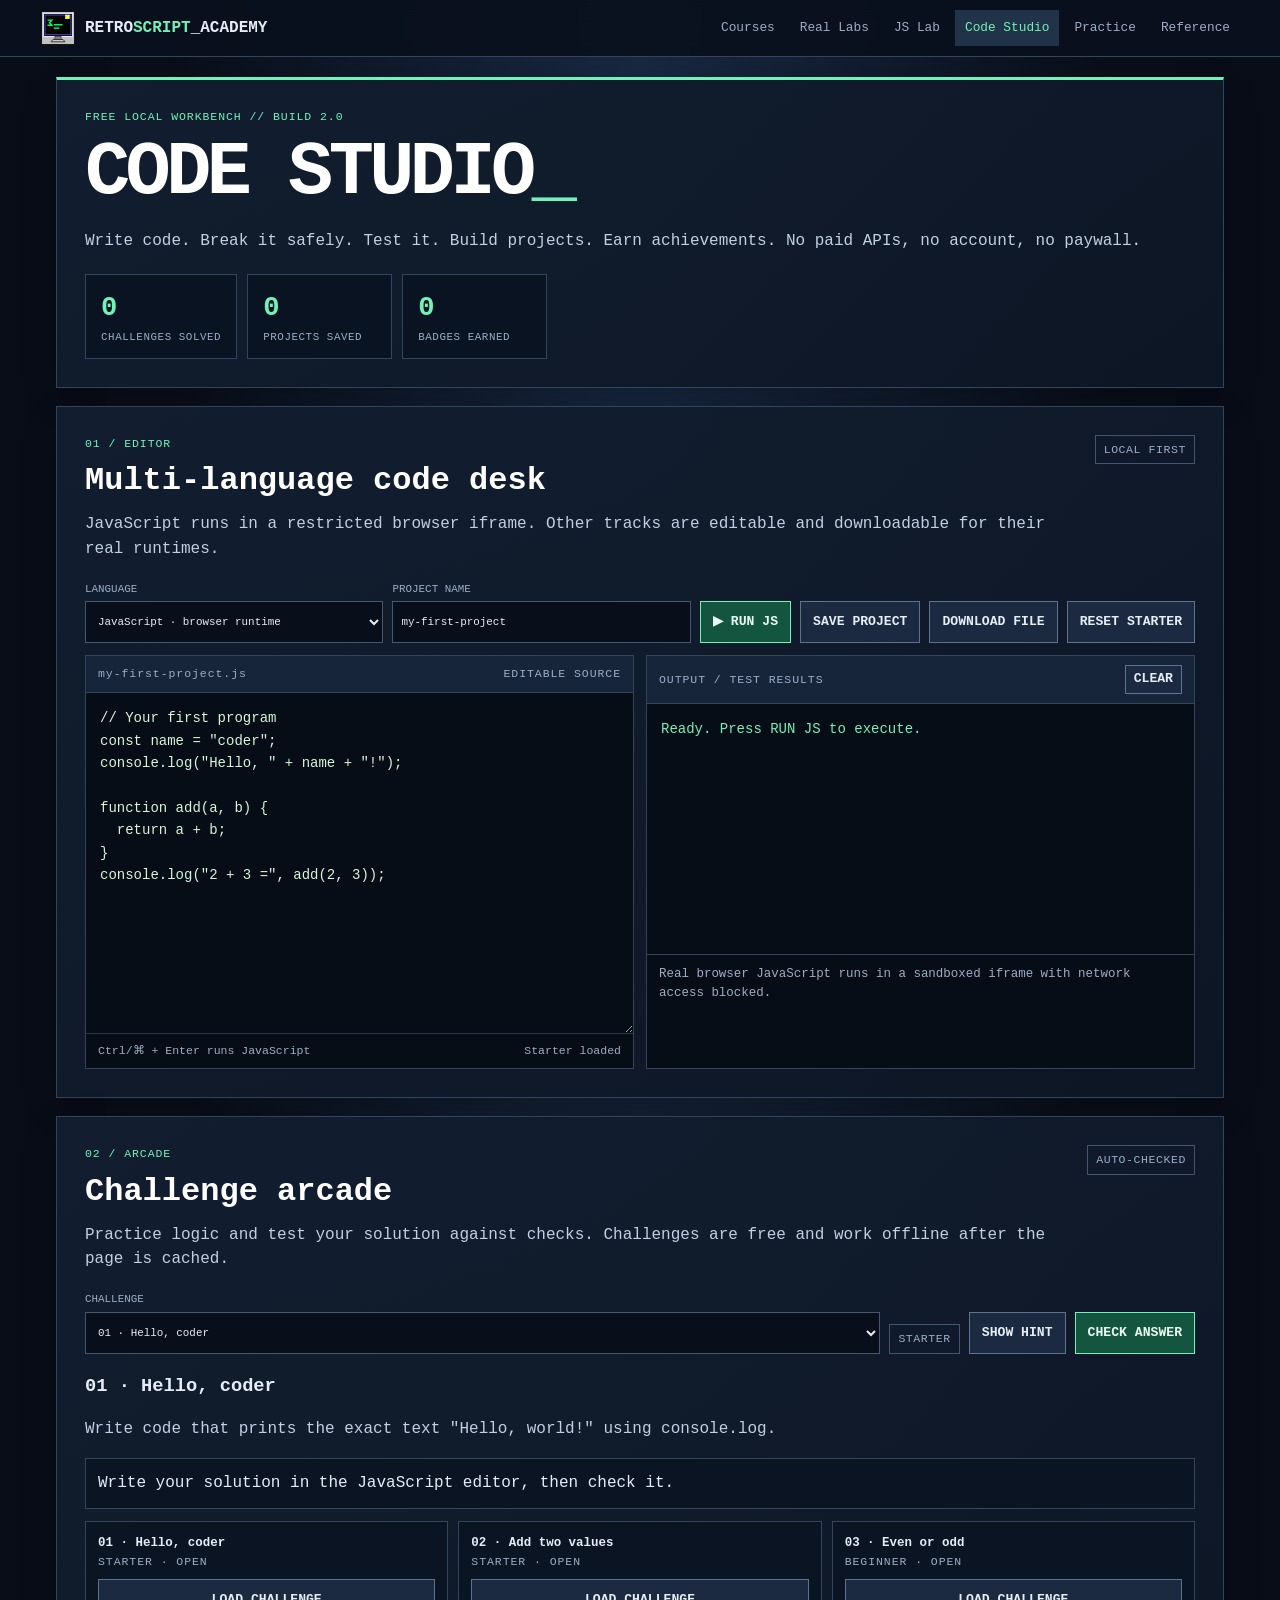
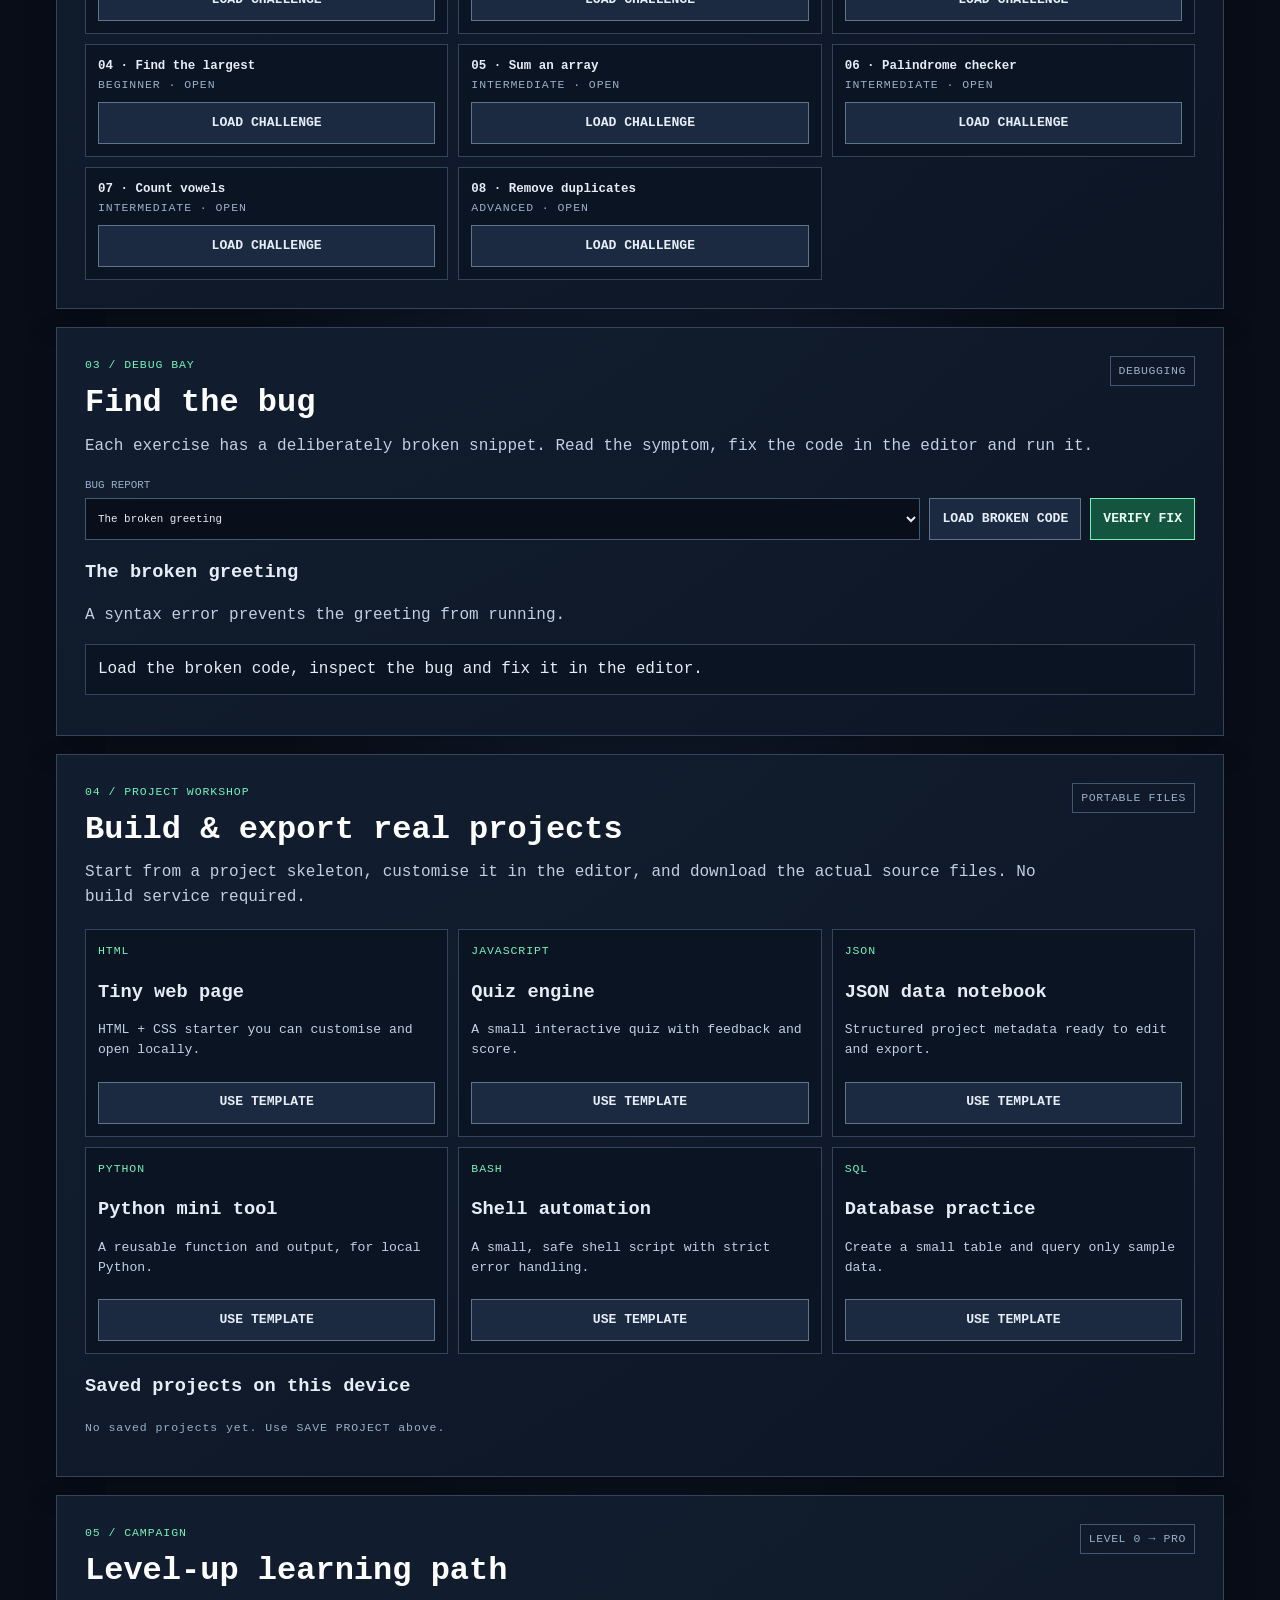
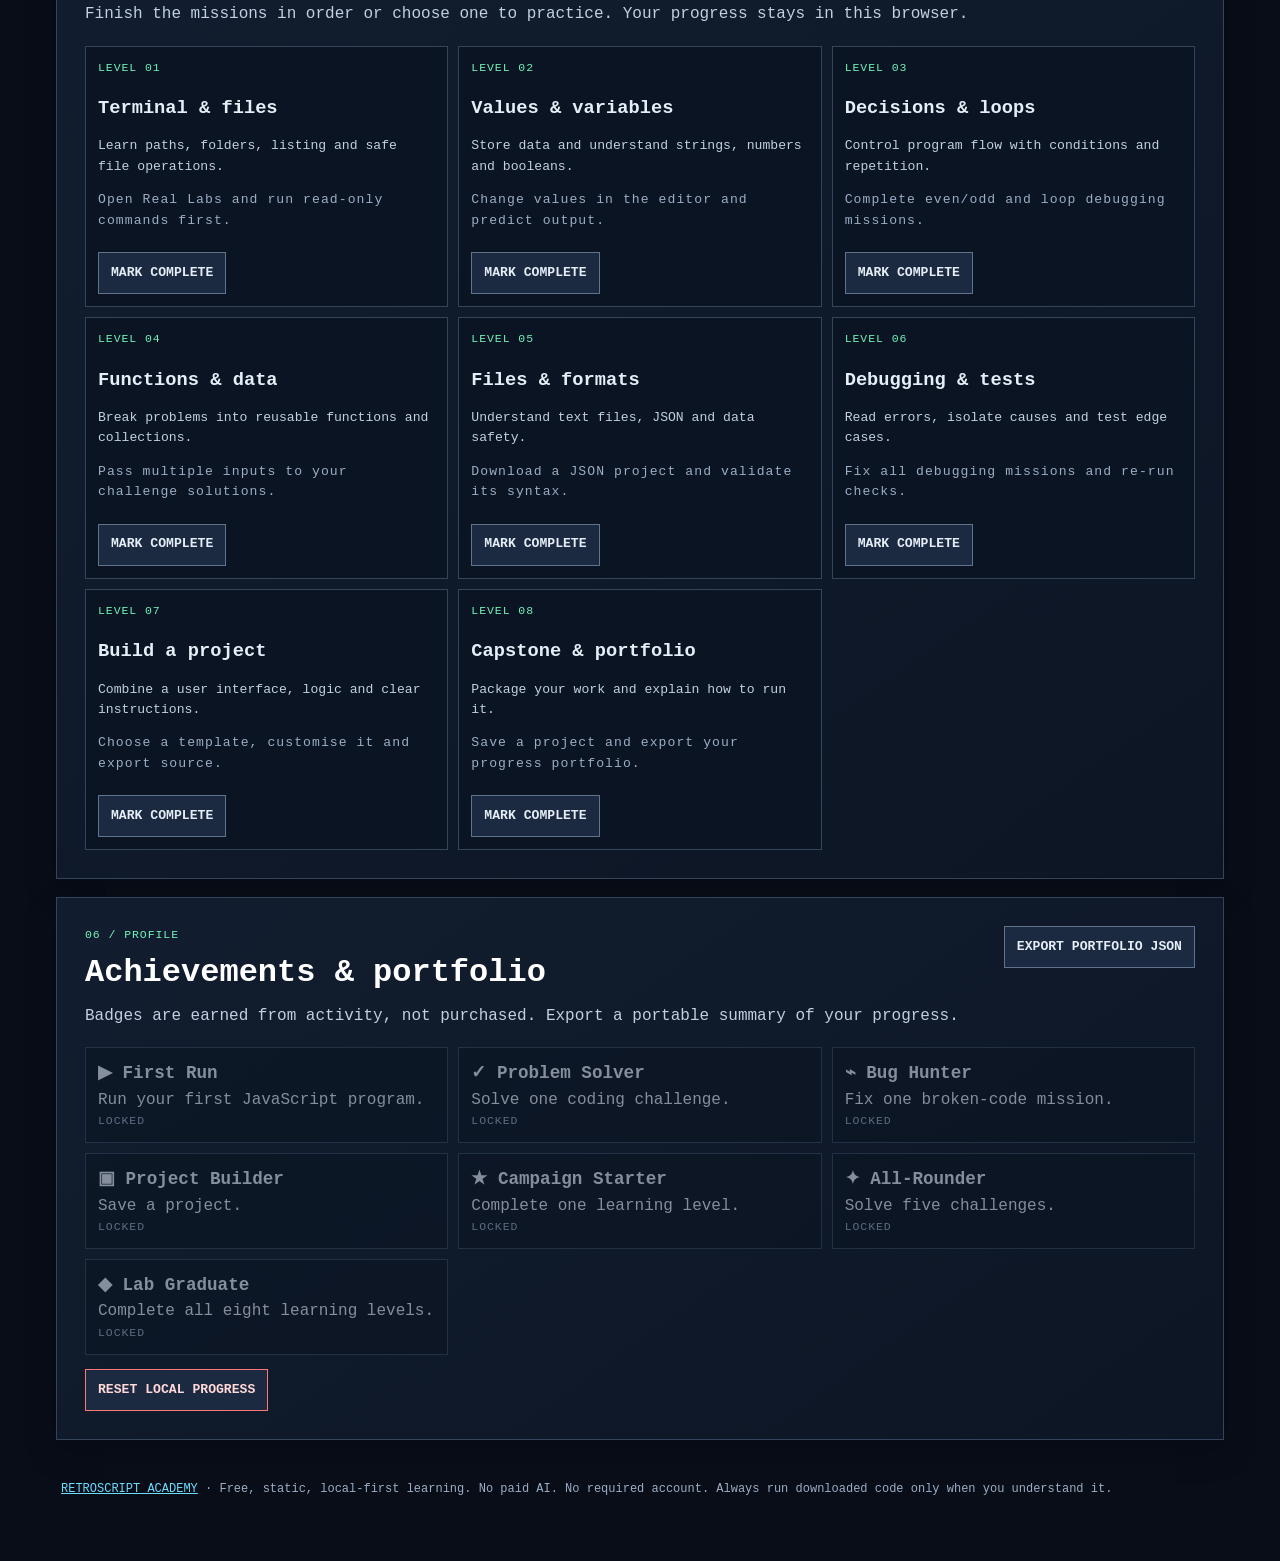
<file: studio.html>
<!doctype html>
<html lang="en">
<head>
<meta charset="utf-8">
<meta name="viewport" content="width=device-width,initial-scale=1">
<meta name="theme-color" content="#111827">
<meta name="description" content="Free retro programming studio: coding challenges, debugging missions, project builder, tests and local progress.">
<title>Code Studio & Arcade — RetroScript Academy</title>
<link rel="icon" href="./retroscript-logo.svg" type="image/svg+xml">
<link rel="manifest" href="./manifest.webmanifest">
<link rel="stylesheet" href="./studio.css">
</head>
<body>
<header class="topbar"><a class="brand" href="./index.html"><img src="./retroscript-logo.svg" alt="" width="42" height="42"><span>RETRO<span>SCRIPT</span>_ACADEMY</span></a><button id="menuToggle" class="menu-toggle" aria-expanded="false">☰ MENU</button><nav id="navlinks"><a href="./courses.html">Courses</a><a href="./labs.html">Real Labs</a><a href="./js-lab.html">JS Lab</a><a href="./studio.html" aria-current="page">Code Studio</a><a href="./practice.html">Practice</a><a href="./reference.html">Reference</a></nav></header>
<main class="wrap">
<section class="hero panel"><div class="eyebrow">FREE LOCAL WORKBENCH // BUILD 2.0</div><h1>CODE STUDIO<span class="cursor">_</span></h1><p>Write code. Break it safely. Test it. Build projects. Earn achievements. No paid APIs, no account, no paywall.</p><div class="stats"><div><b id="statSolved">0</b><span>CHALLENGES SOLVED</span></div><div><b id="statProjects">0</b><span>PROJECTS SAVED</span></div><div><b id="statBadges">0</b><span>BADGES EARNED</span></div></div></section>
<section class="panel"><div class="section-title"><div><div class="eyebrow">01 / EDITOR</div><h2>Multi-language code desk</h2><p>JavaScript runs in a restricted browser iframe. Other tracks are editable and downloadable for their real runtimes.</p></div><span class="tag">LOCAL FIRST</span></div>
<div class="editor-toolbar"><label>LANGUAGE<select id="language"><option value="javascript">JavaScript · browser runtime</option><option value="html">HTML document</option><option value="css">CSS stylesheet</option><option value="python">Python · local runtime</option><option value="bash">Bash · local shell</option><option value="batch">Windows Batch · cmd.exe</option><option value="sql">SQL · database engine</option><option value="json">JSON data</option></select></label><label>PROJECT NAME<input id="projectName" maxlength="60" value="my-first-project"></label><button id="runCode" class="primary">▶ RUN JS</button><button id="previewHtml" hidden>PREVIEW HTML</button><button id="saveProject">SAVE PROJECT</button><button id="downloadFile">DOWNLOAD FILE</button><button id="resetCode">RESET STARTER</button></div>
<div class="editor-grid"><div class="editor-pane"><div class="pane-title"><span id="fileLabel">main.js</span><span>EDITABLE SOURCE</span></div><textarea id="source" spellcheck="false" autocapitalize="off" autocomplete="off" aria-label="Source code editor"></textarea><div class="editor-foot"><span>Ctrl/⌘ + Enter runs JavaScript</span><span id="sourceStatus">Unsaved changes</span></div></div><div class="editor-pane"><div class="pane-title"><span>OUTPUT / TEST RESULTS</span><button id="clearOutput" class="mini">CLEAR</button></div><pre id="output" class="output" aria-live="polite">Choose a language, edit the source, then run or download it.</pre><iframe id="htmlPreview" title="Isolated HTML preview" sandbox="allow-scripts" hidden></iframe><p id="runtimeNote" class="note">Only JavaScript is executed in this page. Other languages are never given fake output.</p></div></div></section>
<section class="panel"><div class="section-title"><div><div class="eyebrow">02 / ARCADE</div><h2>Challenge arcade</h2><p>Practice logic and test your solution against checks. Challenges are free and work offline after the page is cached.</p></div><span class="tag">AUTO-CHECKED</span></div><div class="challenge-toolbar"><label>CHALLENGE<select id="challengeSelect"></select></label><span class="tag" id="challengeDifficulty">BEGINNER</span><button id="hintButton">SHOW HINT</button><button id="checkChallenge" class="primary">CHECK ANSWER</button></div><h3 id="challengeTitle"></h3><p id="challengePrompt"></p><div id="challengeHints" class="hint" hidden></div><div id="challengeFeedback" class="feedback" aria-live="polite">Write your solution in the editor, then check it here.</div><div class="challenge-list" id="challengeList"></div></section>
<section class="panel"><div class="section-title"><div><div class="eyebrow">03 / DEBUG BAY</div><h2>Find the bug</h2><p>Each exercise has a deliberately broken snippet. Read the symptom, fix the code in the editor and run it.</p></div><span class="tag">DEBUGGING</span></div><div class="challenge-toolbar"><label>BUG REPORT<select id="bugSelect"></select></label><button id="loadBug">LOAD BROKEN CODE</button><button id="checkBug" class="primary">VERIFY FIX</button></div><h3 id="bugTitle"></h3><p id="bugSymptom"></p><div id="bugFeedback" class="feedback" aria-live="polite">Load a bug exercise to begin.</div></section>
<section class="panel"><div class="section-title"><div><div class="eyebrow">04 / PROJECT WORKSHOP</div><h2>Build & export real projects</h2><p>Start from a project skeleton, customise it in the editor, and download the actual source files. No build service required.</p></div><span class="tag">PORTABLE FILES</span></div><div class="project-grid" id="projectTemplates"></div><h3>Saved projects on this device</h3><div id="savedProjects" class="saved-projects"></div></section>
<section class="panel"><div class="section-title"><div><div class="eyebrow">05 / CAMPAIGN</div><h2>Level-up learning path</h2><p>Finish the missions in order or choose one to practice. Your progress stays in this browser.</p></div><span class="tag">LEVEL 0 → PRO</span></div><div id="campaign" class="campaign"></div></section>
<section class="panel"><div class="section-title"><div><div class="eyebrow">06 / PROFILE</div><h2>Achievements & portfolio</h2><p>Badges are earned from activity, not purchased. Export a portable summary of your progress.</p></div><button id="exportProgress">EXPORT PORTFOLIO JSON</button></div><div id="achievements" class="achievements"></div><div class="actions"><button id="resetProgress" class="danger">RESET LOCAL PROGRESS</button><span id="progressMessage" class="muted" role="status"></span></div></section>
<footer><a href="./index.html">RETROSCRIPT_ACADEMY</a> · Free, static, local-first learning. No paid AI. No required account. Always run downloaded code only when you understand it.</footer>
</main>
<script src="./studio.js" defer></script>
<script>if('serviceWorker'in navigator && location.protocol.startsWith('http'))window.addEventListener('load',()=>navigator.serviceWorker.register('./service-worker.js').catch(()=>{}));</script>
</body></html>
</file>
<file: studio.css>
:root{color-scheme:dark;--bg:#080d18;--panel:#111b2b;--line:#34445b;--text:#e5edf7;--muted:#9baec6;--green:#72f1b8;--cyan:#6ddcff;--amber:#ffd166;--red:#ff7777}*{box-sizing:border-box}body{margin:0;background:radial-gradient(ellipse at top,#172842 0,#080d18 52%);color:var(--text);font:16px/1.55 "Courier New",monospace}a{color:var(--cyan)}button,input,select,textarea{font:inherit}button,select,input{min-height:42px}button{background:#1b2a40;color:var(--text);border:1px solid #60738d;padding:9px 12px;cursor:pointer;font-weight:bold;font-size:.82rem}button:hover,button:focus-visible{border-color:var(--green);outline:2px solid #72f1b855}button.primary{background:#14553f;border-color:var(--green);color:#eafff4}button.danger{border-color:var(--red);color:#ffd8d8}button:disabled{opacity:.45;cursor:not-allowed}.topbar{position:sticky;top:0;z-index:10;display:flex;align-items:center;justify-content:space-between;gap:14px;padding:10px max(16px,calc((100% - 1200px)/2));background:#0a101deF;border-bottom:1px solid var(--line);backdrop-filter:blur(10px)}.brand{display:flex;align-items:center;gap:9px;color:var(--text);text-decoration:none;font-weight:bold}.brand img{width:36px;height:36px}.brand span span{color:var(--green)}nav{display:flex;flex-wrap:wrap;gap:5px}nav a{padding:8px 10px;text-decoration:none;color:var(--muted);font-size:.8rem}nav a[aria-current=page],nav a:hover{color:var(--green);background:#203349}.menu-toggle{display:none}.wrap{max-width:1200px;margin:auto;padding:20px 16px 40px}.panel{background:linear-gradient(145deg,#121e30f5,#0d1625f5);border:1px solid var(--line);box-shadow:0 12px 32px #0003;padding:clamp(16px,3vw,28px);margin:0 0 18px;min-width:0}.hero{border-top:3px solid var(--green)}.eyebrow,.tag,.pane-title,.editor-foot,.muted{color:var(--muted);font-size:.72rem;letter-spacing:.08em}.eyebrow{color:var(--green)}h1{font-size:clamp(2rem,7vw,4.7rem);line-height:1.05;margin:8px 0;color:#fff;letter-spacing:-.06em}h1 .cursor{color:var(--green)}h2{margin:4px 0 6px;font-size:clamp(1.3rem,3vw,2rem);color:#fff}h3{margin:18px 0 6px}p{color:#c2d0e1}.section-title{display:flex;justify-content:space-between;align-items:flex-start;gap:14px;margin-bottom:16px}.section-title p{margin:3px 0}.tag{border:1px solid #415671;padding:5px 8px;white-space:nowrap}.stats{display:flex;flex-wrap:wrap;gap:10px;margin-top:20px}.stats div{display:flex;flex-direction:column;min-width:145px;padding:12px 15px;background:#0a1321;border:1px solid var(--line)}.stats b{font-size:1.7rem;color:var(--green)}.stats span{font-size:.68rem;color:var(--muted)}.editor-toolbar,.challenge-toolbar{display:flex;align-items:end;flex-wrap:wrap;gap:9px;margin:12px 0}.editor-toolbar label,.challenge-toolbar label{display:flex;flex-direction:column;gap:4px;flex:1;min-width:150px;color:var(--muted);font-size:.68rem}.editor-toolbar input,.editor-toolbar select,.challenge-toolbar select,.field{background:#080f1b;color:var(--text);border:1px solid #435872;padding:8px;min-width:0;width:100%}.editor-grid{display:grid;grid-template-columns:minmax(0,1fr) minmax(0,1fr);gap:12px}.editor-pane{min-width:0;border:1px solid var(--line);background:#070d16}.pane-title{display:flex;justify-content:space-between;align-items:center;padding:9px 12px;background:#17253a;border-bottom:1px solid var(--line)}.editor-pane textarea{display:block;width:100%;min-height:340px;resize:vertical;background:#070d16;color:#d5f7d9;border:0;outline:none;padding:14px;font:14px/1.6 "Courier New",monospace;tab-size:2}.editor-foot{display:flex;justify-content:space-between;gap:10px;padding:8px 12px;border-top:1px solid #25354a;letter-spacing:0}.output{min-height:250px;max-height:420px;overflow:auto;white-space:pre-wrap;overflow-wrap:anywhere;margin:0;padding:14px;color:var(--green);font:14px/1.6 "Courier New",monospace}.note{border-top:1px solid var(--line);padding:10px 12px;margin:0;color:var(--muted);font-size:.78rem}.mini{min-height:28px;padding:3px 8px}.hint,.feedback{padding:12px;margin:12px 0;background:#0a1423;border:1px solid var(--line)}.hint{color:var(--amber)}.feedback.good{border-color:var(--green);color:var(--green)}.feedback.bad{border-color:var(--red);color:#ffb1b1}.challenge-list,.project-grid,.campaign,.achievements{display:grid;grid-template-columns:repeat(3,minmax(0,1fr));gap:10px}.challenge-chip,.project-card,.campaign-card,.achievement{border:1px solid var(--line);padding:12px;background:#0a1422;min-width:0}.challenge-chip{font-size:.78rem}.challenge-chip.done,.campaign-card.done,.achievement.earned{border-color:#398e6b}.challenge-chip button,.project-card button{width:100%;margin-top:8px}.project-card p,.campaign-card p{font-size:.82rem}.campaign-card button{margin-top:8px}.achievement{opacity:.55}.achievement.earned{opacity:1;color:var(--green)}.achievement b{display:block;font-size:1.1rem}.saved-projects{display:grid;gap:8px}.saved-project{display:flex;justify-content:space-between;align-items:center;gap:12px;padding:10px;background:#0a1422;border:1px solid var(--line);flex-wrap:wrap}.saved-project div{display:flex;gap:6px;flex-wrap:wrap}.actions{display:flex;gap:10px;align-items:center;flex-wrap:wrap;margin-top:14px}footer{padding:22px 5px;color:var(--muted);font-size:.75rem}.stats span,.tag{letter-spacing:.05em}@media(max-width:850px){.editor-grid{grid-template-columns:1fr}.challenge-list,.project-grid,.campaign,.achievements{grid-template-columns:repeat(2,minmax(0,1fr))}.topbar{flex-wrap:wrap}.menu-toggle{display:block}nav{display:none;width:100%;flex-direction:column}nav.open{display:flex}nav a{padding:11px}.editor-pane textarea{min-height:260px}}@media(max-width:520px){.wrap{padding:12px 9px 28px}.panel{padding:14px;margin-bottom:12px}.section-title{flex-direction:column}.challenge-list,.project-grid,.campaign,.achievements{grid-template-columns:1fr}.editor-toolbar label,.challenge-toolbar label{min-width:100%}.stats div{min-width:calc(50% - 6px);flex:1}.editor-pane textarea{font-size:13px}.brand{font-size:.8rem}}
#htmlPreview{display:block;width:100%;height:300px;background:#fff;border:2px inset #60738d}#htmlPreview[hidden],#previewHtml[hidden]{display:none!important}
</file>
